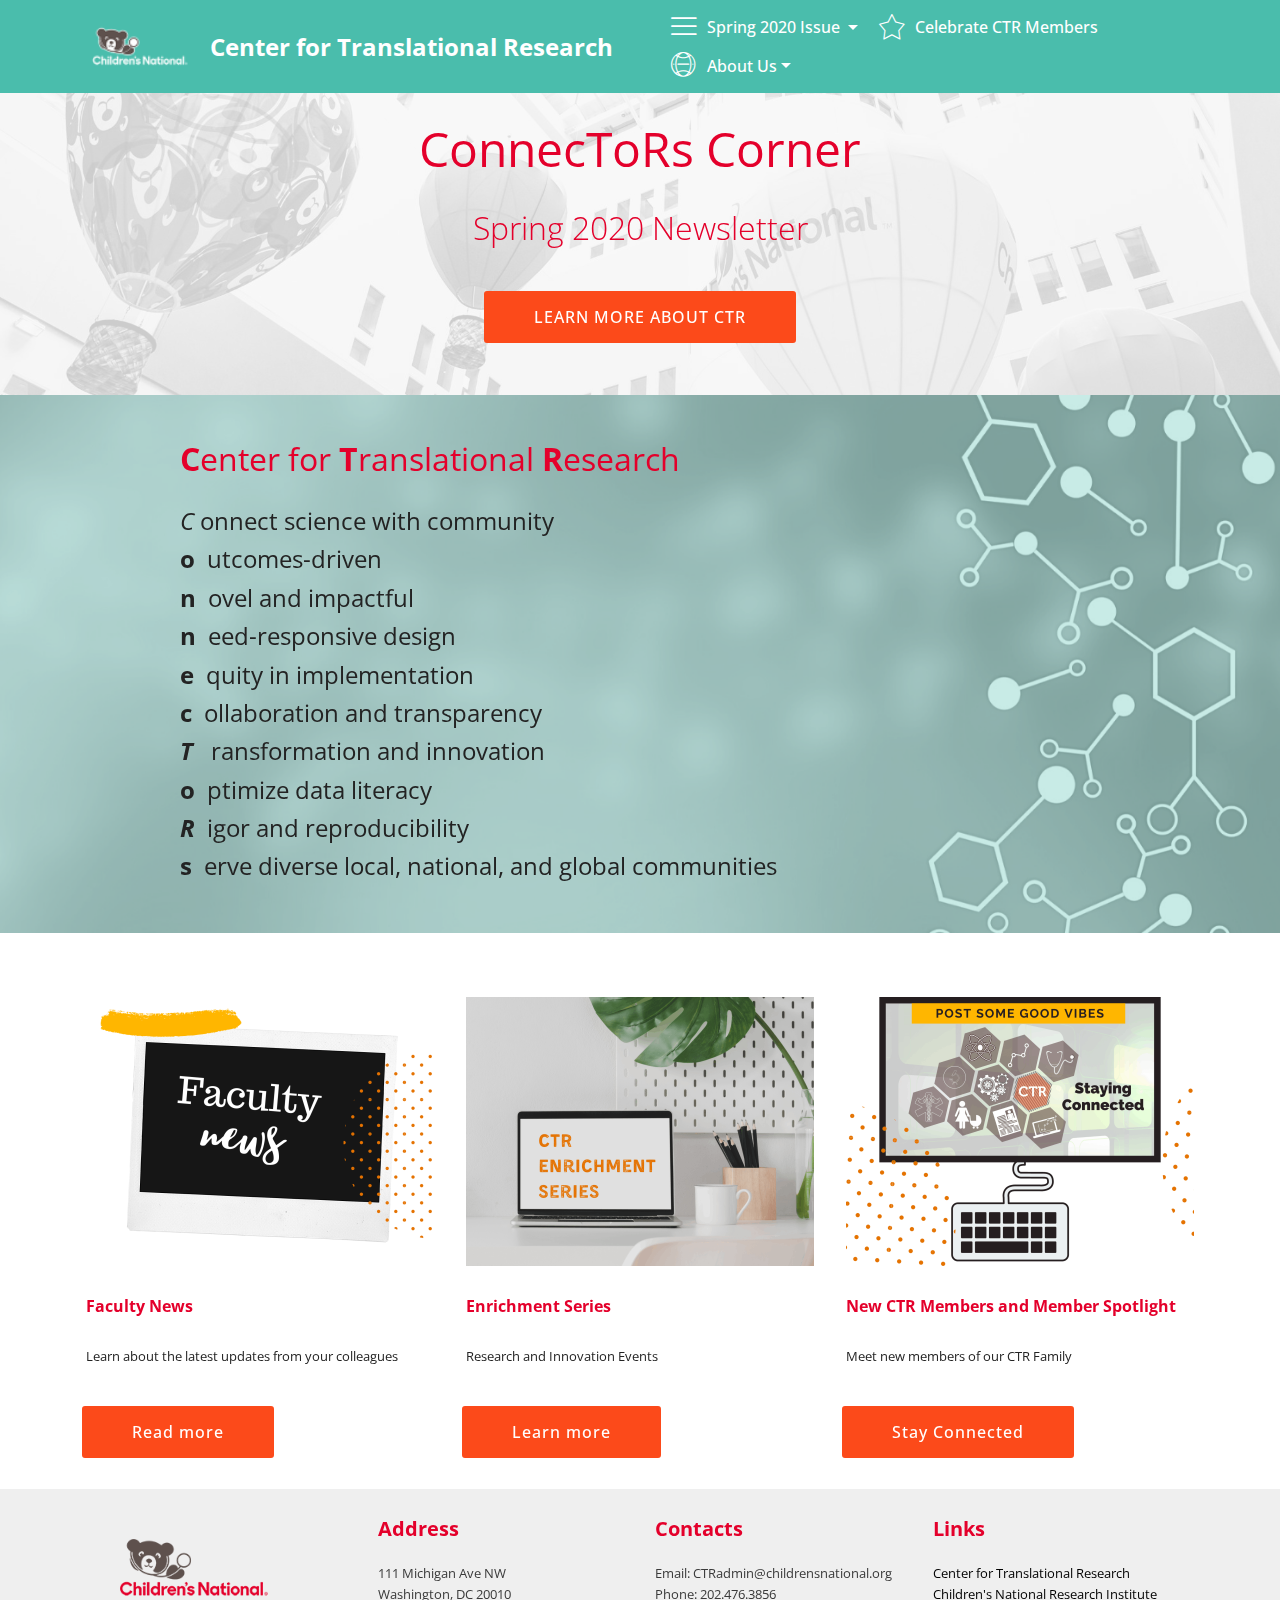
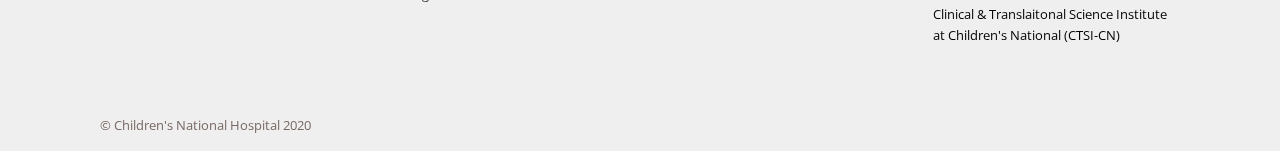
<file: index.html>
<!DOCTYPE html>
<html  >
<head>
  <!-- Site made with Mobirise Website Builder v4.11.2, https://mobirise.com -->
  <meta charset="UTF-8">
  <meta http-equiv="X-UA-Compatible" content="IE=edge">
  <meta name="generator" content="Mobirise v4.11.2, mobirise.com">
  <meta name="viewport" content="width=device-width, initial-scale=1, minimum-scale=1">
  <link rel="shortcut icon" href="assets/images/cn-pr-grad-3c-cmyk-sm-062017-128x85.png" type="image/x-icon">
  <meta name="description" content="">
  
  <title>Center for Translational Research</title>
  <link rel="stylesheet" href="assets/web/assets/mobirise-icons-bold/mobirise-icons-bold.css">
  <link rel="stylesheet" href="assets/web/assets/mobirise-icons/mobirise-icons.css">
  <link rel="stylesheet" href="assets/bootstrap/css/bootstrap.min.css">
  <link rel="stylesheet" href="assets/bootstrap/css/bootstrap-grid.min.css">
  <link rel="stylesheet" href="assets/bootstrap/css/bootstrap-reboot.min.css">
  <link rel="stylesheet" href="assets/tether/tether.min.css">
  <link rel="stylesheet" href="assets/socicon/css/styles.css">
  <link rel="stylesheet" href="assets/dropdown/css/style.css">
  <link rel="stylesheet" href="assets/theme/css/style.css">
  <link rel="preload" as="style" href="assets/mobirise/css/mbr-additional.css"><link rel="stylesheet" href="assets/mobirise/css/mbr-additional.css" type="text/css">
  
  
  
</head>
<body>
  <section class="menu cid-qTkzRZLJNu" once="menu" id="menu1-0">

    

    <nav class="navbar navbar-expand beta-menu navbar-dropdown align-items-center navbar-fixed-top navbar-toggleable-sm">
        <button class="navbar-toggler navbar-toggler-right" type="button" data-toggle="collapse" data-target="#navbarSupportedContent" aria-controls="navbarSupportedContent" aria-expanded="false" aria-label="Toggle navigation">
            <div class="hamburger">
                <span></span>
                <span></span>
                <span></span>
                <span></span>
            </div>
        </button>
        <div class="menu-logo">
            <div class="navbar-brand">
                <span class="navbar-logo">
                    <a href="https://childrensnational.org">
                         <img src="assets/images/cn-master-ol-whttxt-rgb-hires-sm-98x51.png" alt="Mobirise" title="" style="height: 3.8rem;">
                    </a>
                </span>
                <span class="navbar-caption-wrap"><a class="navbar-caption text-white display-5" href="https://childrensnational.org/research-and-education/center-for-translational-research" target="_blank">
                        Center for Translational Research</a></span>
            </div>
        </div>
        <div class="collapse navbar-collapse" id="navbarSupportedContent">
            <ul class="navbar-nav nav-dropdown nav-right" data-app-modern-menu="true"><li class="nav-item dropdown open">
                    <a class="nav-link link dropdown-toggle text-white display-4" href="https://childrensnational.org/research-and-education/center-for-translational-research" data-toggle="dropdown-submenu" aria-expanded="true" target="_blank"><span class="mbrib-menu mbr-iconfont mbr-iconfont-btn"></span>Spring 2020 Issue&nbsp;</a><div class="dropdown-menu"><a class="dropdown-item text-white display-4" href="index.html" target="_blank">Homepage<br></a><a class="dropdown-item text-white display-4" href="FacultyNews.html" target="_blank">Faculty News<br></a><a class="dropdown-item text-white display-4" href="AroundResearch.html" target="_blank">Around Research</a><a class="dropdown-item text-white display-4" href="NewCTRMembers.html" aria-expanded="false" target="_blank">CTR Members</a><a class="dropdown-item text-white display-4" href="ResearchResources.html" target="_blank">Research Resources<br></a><div class="dropdown"><a class="dropdown-item dropdown-toggle text-white display-4" href="https://childrensnational.org/research-and-education/center-for-translational-research" aria-expanded="false" target="_blank" data-toggle="dropdown-submenu">Archived Newsletters<br></a><div class="dropdown-menu dropdown-submenu"><a class="dropdown-item text-white display-4" href="assets/files/CTR_Connectors Corner_Spring 2019.pdf" aria-expanded="false" target="_blank">Spring 2019</a><a class="dropdown-item text-white display-4" href="assets/files/CTR_CC_Summer.2019.pdf" aria-expanded="false" target="_blank">Summer 2019<br></a><a class="dropdown-item text-white display-4" href="https://ctrinfo.github.io/NewsletterF19/" aria-expanded="false" target="_blank">Fall 2019<br></a><a class="dropdown-item text-white display-4" href="https://ctrinfo.github.io/NewsletterWinter2020/index.html" aria-expanded="false" target="_blank">Winter 2020<br></a></div></div></div>
                </li><li class="nav-item"><a class="nav-link link text-white display-4" href="CTRform.html" aria-expanded="false" target="_blank"><span class="mbri-star mbr-iconfont mbr-iconfont-btn"></span>Celebrate CTR Members</a></li><li class="nav-item dropdown">
                     <a class="nav-link link dropdown-toggle text-white display-4" href="https://childrensnational.org/research-and-education/center-for-translational-research" data-toggle="dropdown-submenu" aria-expanded="false"><span class="mbri-globe-2 mbr-iconfont mbr-iconfont-btn"></span>
                        
                        About Us</a><div class="dropdown-menu"><a class="dropdown-item text-white display-4" href="CTRLeadership.html" target="_blank">CTR Leadership</a><a class="dropdown-item text-white display-4" href="https://childrensnational.org/research-and-education/center-for-translational-research" target="_blank">CTR</a></div>
                </li></ul>
            
        </div>
    </nav>
</section>

<section class="engine"><a href="https://mobirise.info/t">free amp template</a></section><section class="cid-qTkA127IK8 mbr-parallax-background" id="header2-1">

    

    <div class="mbr-overlay" style="opacity: 0.8; background-color: rgb(255, 255, 255);"></div>

    <div class="container align-center">
        <div class="row justify-content-md-center">
            <div class="mbr-white col-md-10">
                <h1 class="mbr-section-title mbr-bold pb-3 mbr-fonts-style display-1"><span style="font-weight: normal;">ConnecToRs Corner</span></h1>
                
                <p class="mbr-text pb-3 mbr-fonts-style display-2">
                    Spring 2020 Newsletter<br></p>
                <div class="mbr-section-btn"><a class="btn btn-md btn-success display-4" href="https://childrensnational.org/research-and-education/center-for-translational-research" target="_blank">LEARN MORE ABOUT CTR</a></div>
            </div>
        </div>
    </div>
    
</section>

<section class="header1 cid-rIhiPmWmuo" id="header1-54">

    

    <div class="mbr-overlay" style="opacity: 0.3; background-color: rgb(74, 189, 172);">
    </div>

    <div class="container">
        <div class="row justify-content-md-center">
            <div class="mbr-white col-md-10">
                <h1 class="mbr-section-title align-center mbr-bold pb-3 mbr-fonts-style display-2">
                    C<span style="font-weight: normal;">enter for</span> T<span style="font-weight: normal;">ranslational </span>R<span style="font-weight: normal;">esearch</span></h1>
                
                <p class="mbr-text align-center pb-3 mbr-fonts-style display-5"><em>C </em>onnect science with community
<br><strong>o</strong> &nbsp;utcomes-driven&nbsp;<br><strong>n &nbsp;</strong>ovel and impactful
<br><strong>n</strong> &nbsp;eed-responsive design<br><strong>e &nbsp;</strong>quity in implementation
<br><strong>c &nbsp;</strong>ollaboration and transparency
<br><em><strong>T &nbsp;&nbsp;</strong></em>ransformation and innovation
<br><strong>o &nbsp;</strong>ptimize data literacy
<br><em><strong>R &nbsp;</strong></em>igor and reproducibility
<br><strong>s &nbsp;</strong>erve diverse local, national, and global communities</p>
                
            </div>
        </div>
    </div>

</section>

<section class="services1 cid-rYeChoxXxm" id="services1-6z">
    <!---->
    
    <!---->
    <!--Overlay-->
    
    <!--Container-->
    <div class="container">
        <div class="row justify-content-center">
            <!--Titles-->
            <div class="title pb-5 col-12">
                
                
            </div>
            <!--Card-1-->
            <div class="card col-12 col-md-6 p-3 col-lg-4">
                <div class="card-wrapper">
                    <div class="card-img">
                        <img src="assets/images/9-696x538.png" alt="Mobirise" title="">
                    </div>
                    <div class="card-box">
                        <h4 class="card-title mbr-fonts-style display-4"><strong>
                            Faculty News</strong></h4>
                        <p class="mbr-text mbr-fonts-style display-7">Learn about the latest updates from your colleagues</p>
                        <!--Btn-->
                        <div class="mbr-section-btn align-left"><a href="FacultyNews.html" class="btn btn-success display-4">Read more</a></div>
                    </div>
                </div>
            </div>
            <!--Card-2-->
            <div class="card col-12 col-md-6 p-3 col-lg-4">
                <div class="card-wrapper">
                    <div class="card-img">
                        <img src="assets/images/ctr-1-696x538.png" alt="Mobirise" title="">
                    </div>
                    <div class="card-box">
                        <h4 class="card-title mbr-fonts-style display-4"><strong>Enrichment Series</strong></h4>
                        <p class="mbr-text mbr-fonts-style display-7">
                            Research and Innovation Events</p>
                        <!--Btn-->
                        <div class="mbr-section-btn align-left"><a href="AroundResearch.html" class="btn btn-success display-4">Learn more</a></div>
                    </div>
                </div>
            </div>
            <!--Card-3-->
            <div class="card col-12 col-md-6 p-3 col-lg-4 last-child">
                <div class="card-wrapper">
                    <div class="card-img">
                        <img src="assets/images/12-696x538.png" alt="Mobirise" title="">
                    </div>
                    <div class="card-box">
                        <h4 class="card-title mbr-fonts-style display-4"><strong>New CTR Members and Member Spotlight</strong></h4>
                        <p class="mbr-text mbr-fonts-style display-7">
                            Meet new members of our CTR Family</p>
                        <!--Btn-->
                        <div class="mbr-section-btn align-left"><a href="NewCTRMembers.html" class="btn btn-success display-4">
                                Stay Connected</a></div>
                    </div>
                </div>
            </div>
            <!--Card-4-->
            
        </div>
    </div>
</section>

<section class="cid-qTkAaeaxX5" id="footer1-2">

    

    

    <div class="container">
        <div class="media-container-row content text-white">
            <div class="col-12 col-md-3">
                <div class="media-wrap">
                    <a href="https://childrensnational.org/">
                        <img src="assets/images/cn-master-rgb-hires-sm-229x120.png" alt="Mobirise" title="">
                    </a>
                </div>
            </div>
            <div class="col-12 col-md-3 mbr-fonts-style display-7">
                <h5 class="pb-3"><strong>
                    Address
                </strong></h5>
                <p class="mbr-text">111 Michigan Ave NW<br>Washington, DC 20010</p>
            </div>
            <div class="col-12 col-md-3 mbr-fonts-style display-7">
                <h5 class="pb-3"><strong>
                    Contacts
                </strong></h5>
                <p class="mbr-text">
                    Email: CTRadmin@childrensnational.org<br>Phone: 202.476.3856&nbsp;<br></p>
            </div>
            <div class="col-12 col-md-3 mbr-fonts-style display-7">
                <h5 class="pb-3"><strong>
                    Links
                </strong></h5>
                <p class="mbr-text"><a href="https://childrensnational.org/research-and-education/center-for-translational-research" target="_blank" class="text-black">Center for Translational Research</a><br><a href="https://childrensnational.org/research-and-education/about-cri" class="text-black" target="_blank">Children's National Research Institute</a><br><a href="https://ctsicn.org/" class="text-black">Clinical &amp; Translaitonal Science Institute at Children's National (CTSI-CN)</a><br><br></p>
            </div>
        </div>
        <div class="footer-lower">
            <div class="media-container-row">
                <div class="col-sm-12">
                    <hr>
                </div>
            </div>
            <div class="media-container-row mbr-white">
                <div class="col-sm-6 copyright">
                    <p class="mbr-text mbr-fonts-style display-7">
                        © Children's National Hospital 2020<br></p>
                </div>
                <div class="col-md-6">
                    
                </div>
            </div>
        </div>
    </div>
</section>


  <script src="assets/web/assets/jquery/jquery.min.js"></script>
  <script src="assets/popper/popper.min.js"></script>
  <script src="assets/bootstrap/js/bootstrap.min.js"></script>
  <script src="assets/smoothscroll/smooth-scroll.js"></script>
  <script src="assets/tether/tether.min.js"></script>
  <script src="assets/touchswipe/jquery.touch-swipe.min.js"></script>
  <script src="assets/parallax/jarallax.min.js"></script>
  <script src="assets/dropdown/js/nav-dropdown.js"></script>
  <script src="assets/dropdown/js/navbar-dropdown.js"></script>
  <script src="assets/theme/js/script.js"></script>
  
  
 <div id="scrollToTop" class="scrollToTop mbr-arrow-up"><a style="text-align: center;"><i class="mbr-arrow-up-icon mbr-arrow-up-icon-cm cm-icon cm-icon-smallarrow-up"></i></a></div>
  </body>
</html>
</file>
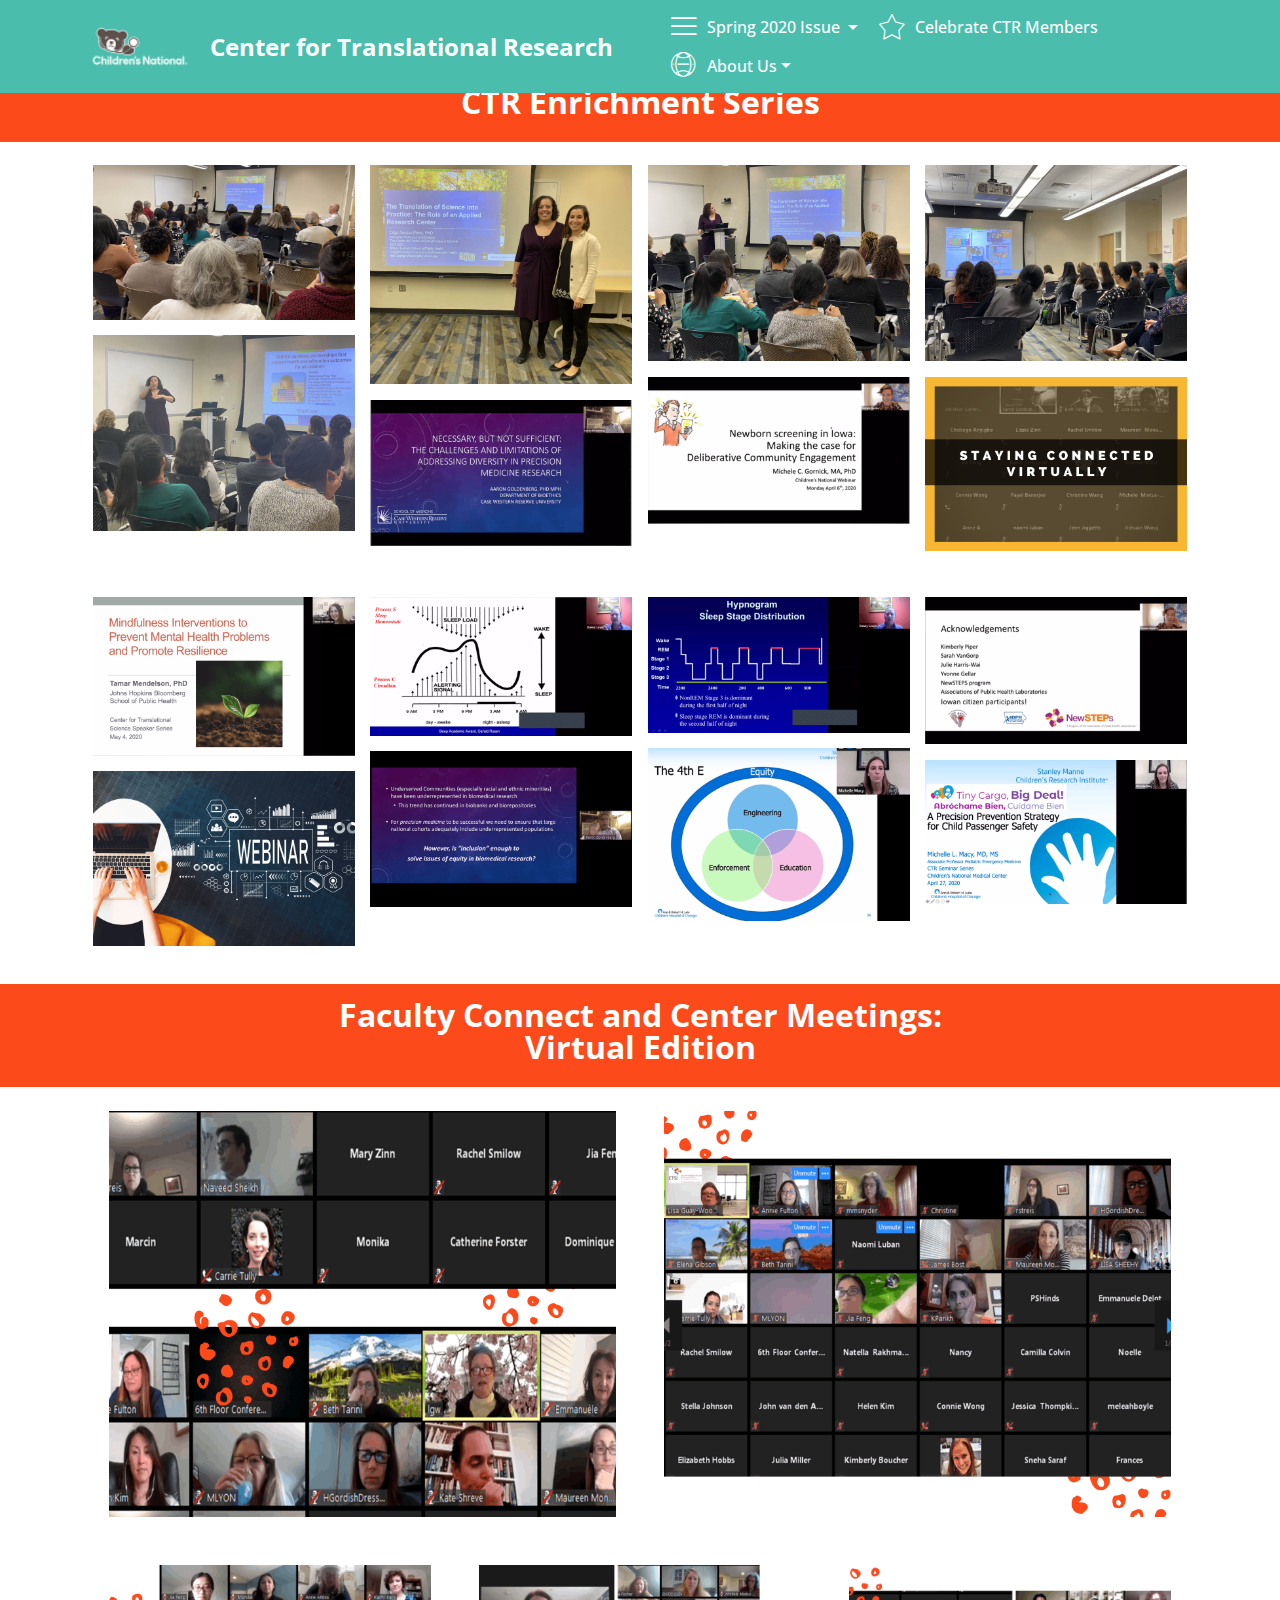
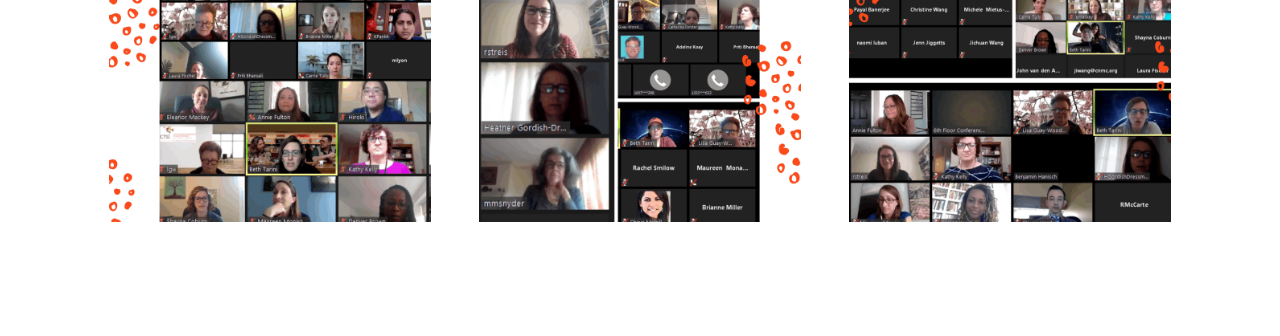
<file: AroundResearch.html>
<!DOCTYPE html>
<html  >
<head>
  <!-- Site made with Mobirise Website Builder v4.11.2, https://mobirise.com -->
  <meta charset="UTF-8">
  <meta http-equiv="X-UA-Compatible" content="IE=edge">
  <meta name="generator" content="Mobirise v4.11.2, mobirise.com">
  <meta name="viewport" content="width=device-width, initial-scale=1, minimum-scale=1">
  <link rel="shortcut icon" href="assets/images/cn-pr-grad-3c-cmyk-sm-062017-128x85.png" type="image/x-icon">
  <meta name="description" content="Web Page Maker Description">
  
  <title>AroundResearch</title>
  <link rel="stylesheet" href="assets/web/assets/mobirise-icons-bold/mobirise-icons-bold.css">
  <link rel="stylesheet" href="assets/web/assets/mobirise-icons/mobirise-icons.css">
  <link rel="stylesheet" href="assets/bootstrap/css/bootstrap.min.css">
  <link rel="stylesheet" href="assets/bootstrap/css/bootstrap-grid.min.css">
  <link rel="stylesheet" href="assets/bootstrap/css/bootstrap-reboot.min.css">
  <link rel="stylesheet" href="assets/dropdown/css/style.css">
  <link rel="stylesheet" href="assets/tether/tether.min.css">
  <link rel="stylesheet" href="assets/theme/css/style.css">
  <link rel="stylesheet" href="assets/gallery/style.css">
  <link rel="preload" as="style" href="assets/mobirise/css/mbr-additional.css"><link rel="stylesheet" href="assets/mobirise/css/mbr-additional.css" type="text/css">
  
  
  
</head>
<body>
  <section class="menu cid-qTkzRZLJNu" once="menu" id="menu1-1d">

    

    <nav class="navbar navbar-expand beta-menu navbar-dropdown align-items-center navbar-fixed-top navbar-toggleable-sm">
        <button class="navbar-toggler navbar-toggler-right" type="button" data-toggle="collapse" data-target="#navbarSupportedContent" aria-controls="navbarSupportedContent" aria-expanded="false" aria-label="Toggle navigation">
            <div class="hamburger">
                <span></span>
                <span></span>
                <span></span>
                <span></span>
            </div>
        </button>
        <div class="menu-logo">
            <div class="navbar-brand">
                <span class="navbar-logo">
                    <a href="https://childrensnational.org">
                         <img src="assets/images/cn-master-ol-whttxt-rgb-hires-sm-98x51.png" alt="Mobirise" title="" style="height: 3.8rem;">
                    </a>
                </span>
                <span class="navbar-caption-wrap"><a class="navbar-caption text-white display-5" href="https://childrensnational.org/research-and-education/center-for-translational-research" target="_blank">
                        Center for Translational Research</a></span>
            </div>
        </div>
        <div class="collapse navbar-collapse" id="navbarSupportedContent">
            <ul class="navbar-nav nav-dropdown nav-right" data-app-modern-menu="true"><li class="nav-item dropdown">
                    <a class="nav-link link dropdown-toggle text-white display-4" href="https://childrensnational.org/research-and-education/center-for-translational-research" data-toggle="dropdown-submenu" aria-expanded="true" target="_blank"><span class="mbrib-menu mbr-iconfont mbr-iconfont-btn"></span>Spring 2020 Issue&nbsp;</a><div class="dropdown-menu"><a class="dropdown-item text-white display-4" href="index.html" target="_blank">Homepage<br></a><a class="dropdown-item text-white display-4" href="FacultyNews.html" target="_blank">Faculty News<br></a><a class="dropdown-item text-white display-4" href="AroundResearch.html" target="_blank">Around Research</a><a class="dropdown-item text-white display-4" href="NewCTRMembers.html" aria-expanded="false" target="_blank">CTR Members</a><a class="dropdown-item text-white display-4" href="ResearchResources.html" target="_blank">Research Resources<br></a><div class="dropdown"><a class="dropdown-item dropdown-toggle text-white display-4" href="https://childrensnational.org/research-and-education/center-for-translational-research" aria-expanded="false" target="_blank" data-toggle="dropdown-submenu">Archived Newsletters<br></a><div class="dropdown-menu dropdown-submenu"><a class="dropdown-item text-white display-4" href="assets/files/CTR_Connectors Corner_Spring 2019.pdf" aria-expanded="false" target="_blank">Spring 2019</a><a class="dropdown-item text-white display-4" href="assets/files/CTR_CC_Summer.2019.pdf" aria-expanded="false" target="_blank">Summer 2019<br></a><a class="dropdown-item text-white display-4" href="https://ctrinfo.github.io/NewsletterF19/" aria-expanded="false" target="_blank">Fall 2019<br></a><a class="dropdown-item text-white display-4" href="https://ctrinfo.github.io/NewsletterWinter2020/index.html" aria-expanded="false" target="_blank">Winter 2020<br></a></div></div></div>
                </li><li class="nav-item"><a class="nav-link link text-white display-4" href="CTRform.html" aria-expanded="false" target="_blank"><span class="mbri-star mbr-iconfont mbr-iconfont-btn"></span>Celebrate CTR Members</a></li><li class="nav-item dropdown">
                     <a class="nav-link link dropdown-toggle text-white display-4" href="https://childrensnational.org/research-and-education/center-for-translational-research" data-toggle="dropdown-submenu" aria-expanded="false"><span class="mbri-globe-2 mbr-iconfont mbr-iconfont-btn"></span>
                        
                        About Us</a><div class="dropdown-menu"><a class="dropdown-item text-white display-4" href="CTRLeadership.html" target="_blank">CTR Leadership</a><a class="dropdown-item text-white display-4" href="https://childrensnational.org/research-and-education/center-for-translational-research" target="_blank">CTR</a></div>
                </li></ul>
            
        </div>
    </nav>
</section>

<section class="engine"><a href="https://mobirise.info/t">amp templates</a></section><section class="mbr-section content4 cid-rDyaG03WOK" id="content4-30">

    

    <div class="container">
        <div class="media-container-row">
            <div class="title col-12 col-md-8">
                <h2 class="align-center pb-3 mbr-fonts-style display-2">
                    Enrichment Lecture Series</h2>
                
                
            </div>
        </div>
    </div>
</section>

<section class="mbr-section content4 cid-rCr3aJLLW8" id="content4-1v">

    

    <div class="container">
        <div class="media-container-row">
            <div class="title col-12 col-md-8">
                <h2 class="align-center pb-3 mbr-fonts-style display-2"><strong>
                    CTR Enrichment Series</strong></h2>
                
                
            </div>
        </div>
    </div>
</section>

<section class="mbr-gallery mbr-slider-carousel cid-rZrrxYL4pC" id="gallery1-76">

    

    <div class="container">
        <div><!-- Filter --><!-- Gallery --><div class="mbr-gallery-row"><div class="mbr-gallery-layout-default"><div><div><div class="mbr-gallery-item mbr-gallery-item--p1" data-video-url="false" data-tags="Awesome"><div href="#lb-gallery1-76" data-slide-to="0" data-toggle="modal"><img src="assets/images/price-2-2000x1500-800x473.jpeg" alt="" title=""><span class="icon-focus"></span></div></div><div class="mbr-gallery-item mbr-gallery-item--p1" data-video-url="false" data-tags="Responsive"><div href="#lb-gallery1-76" data-slide-to="1" data-toggle="modal"><img src="assets/images/price-3-2000x1500-800x671.jpeg" alt="" title=""><span class="icon-focus"></span></div></div><div class="mbr-gallery-item mbr-gallery-item--p1" data-video-url="false" data-tags="Creative"><div href="#lb-gallery1-76" data-slide-to="2" data-toggle="modal"><img src="assets/images/price-3-2000x1500-800x600.jpg" alt="" title=""><span class="icon-focus"></span></div></div><div class="mbr-gallery-item mbr-gallery-item--p1" data-video-url="false" data-tags="Animated"><div href="#lb-gallery1-76" data-slide-to="3" data-toggle="modal"><img src="assets/images/price-4-2000x1500-800x600.jpg" alt="" title=""><span class="icon-focus"></span></div></div><div class="mbr-gallery-item mbr-gallery-item--p1" data-video-url="false" data-tags="Awesome"><div href="#lb-gallery1-76" data-slide-to="4" data-toggle="modal"><img src="assets/images/price-5-2000x1500-800x600.jpg" alt="" title=""><span class="icon-focus"></span></div></div><div class="mbr-gallery-item mbr-gallery-item--p1" data-video-url="false" data-tags="Awesome"><div href="#lb-gallery1-76" data-slide-to="5" data-toggle="modal"><img src="assets/images/gornick-1-1078x606-800x450.png" alt="" title=""><span class="icon-focus"></span></div></div><div class="mbr-gallery-item mbr-gallery-item--p1" data-video-url="false" data-tags="Responsive"><div href="#lb-gallery1-76" data-slide-to="6" data-toggle="modal"><img src="assets/images/zoom1a-1800x1200-800x533.png" alt="" title=""><span class="icon-focus"></span></div></div><div class="mbr-gallery-item mbr-gallery-item--p1" data-video-url="false" data-tags="Animated"><div href="#lb-gallery1-76" data-slide-to="7" data-toggle="modal"><img src="assets/images/goldenberg-1-1083x605-800x447.png" alt="" title=""><span class="icon-focus"></span></div></div></div></div><div class="clearfix"></div></div></div><!-- Lightbox --><div data-app-prevent-settings="" class="mbr-slider modal fade carousel slide" tabindex="-1" data-keyboard="true" data-interval="false" id="lb-gallery1-76"><div class="modal-dialog"><div class="modal-content"><div class="modal-body"><div class="carousel-inner"><div class="carousel-item active"><img src="assets/images/price-2-2000x1500.jpeg" alt="" title=""></div><div class="carousel-item"><img src="assets/images/price-3-2000x1500.jpeg" alt="" title=""></div><div class="carousel-item"><img src="assets/images/price-3-2000x1500.jpg" alt="" title=""></div><div class="carousel-item"><img src="assets/images/price-4-2000x1500.jpg" alt="" title=""></div><div class="carousel-item"><img src="assets/images/price-5-2000x1500.jpg" alt="" title=""></div><div class="carousel-item"><img src="assets/images/gornick-1-1078x606.png" alt="" title=""></div><div class="carousel-item"><img src="assets/images/zoom1a-1800x1200.png" alt="" title=""></div><div class="carousel-item"><img src="assets/images/goldenberg-1-1083x605.png" alt="" title=""></div></div><a class="carousel-control carousel-control-prev" role="button" data-slide="prev" href="#lb-gallery1-76"><span class="mbri-left mbr-iconfont" aria-hidden="true"></span><span class="sr-only">Previous</span></a><a class="carousel-control carousel-control-next" role="button" data-slide="next" href="#lb-gallery1-76"><span class="mbri-right mbr-iconfont" aria-hidden="true"></span><span class="sr-only">Next</span></a><a class="close" href="#" role="button" data-dismiss="modal"><span class="sr-only">Close</span></a></div></div></div></div></div>
    </div>

</section>

<section class="mbr-gallery mbr-slider-carousel cid-rZss27IKyR" id="gallery1-77">

    

    <div class="container">
        <div><!-- Filter --><!-- Gallery --><div class="mbr-gallery-row"><div class="mbr-gallery-layout-default"><div><div><div class="mbr-gallery-item mbr-gallery-item--p1" data-video-url="false" data-tags="Awesome"><div href="#lb-gallery1-77" data-slide-to="0" data-toggle="modal"><img src="assets/images/mendelson-1-996x604-800x485.png" alt="" title=""><span class="icon-focus"></span></div></div><div class="mbr-gallery-item mbr-gallery-item--p1" data-video-url="false" data-tags="Responsive"><div href="#lb-gallery1-77" data-slide-to="1" data-toggle="modal"><img src="assets/images/lewin-2-1131x599-800x424.png" alt="" title=""><span class="icon-focus"></span></div></div><div class="mbr-gallery-item mbr-gallery-item--p1" data-video-url="false" data-tags="Creative"><div href="#lb-gallery1-77" data-slide-to="2" data-toggle="modal"><img src="assets/images/lewin-1-1147x597-800x416.png" alt="" title=""><span class="icon-focus"></span></div></div><div class="mbr-gallery-item mbr-gallery-item--p1" data-video-url="false" data-tags="Animated"><div href="#lb-gallery1-77" data-slide-to="3" data-toggle="modal"><img src="assets/images/gornick-2-1073x603-800x450.png" alt="" title=""><span class="icon-focus"></span></div></div><div class="mbr-gallery-item mbr-gallery-item--p1" data-video-url="false" data-tags="Awesome"><div href="#lb-gallery1-77" data-slide-to="4" data-toggle="modal"><img src="assets/images/macy-2-885x585-800x529.png" alt="" title=""><span class="icon-focus"></span></div></div><div class="mbr-gallery-item mbr-gallery-item--p1" data-video-url="false" data-tags="Awesome"><div href="#lb-gallery1-77" data-slide-to="5" data-toggle="modal"><img src="assets/images/goldenberg-2-980x582-800x475.png" alt="" title=""><span class="icon-focus"></span></div></div><div class="mbr-gallery-item mbr-gallery-item--p1" data-video-url="false" data-tags="Responsive"><div href="#lb-gallery1-77" data-slide-to="6" data-toggle="modal"><img src="assets/images/macy-1-1102x604-800x438.png" alt="" title=""><span class="icon-focus"></span></div></div><div class="mbr-gallery-item mbr-gallery-item--p1" data-video-url="false" data-tags="Animated"><div href="#lb-gallery1-77" data-slide-to="7" data-toggle="modal"><img src="assets/images/zoom2-1800x1200-800x533.png" alt="" title=""><span class="icon-focus"></span></div></div></div></div><div class="clearfix"></div></div></div><!-- Lightbox --><div data-app-prevent-settings="" class="mbr-slider modal fade carousel slide" tabindex="-1" data-keyboard="true" data-interval="false" id="lb-gallery1-77"><div class="modal-dialog"><div class="modal-content"><div class="modal-body"><div class="carousel-inner"><div class="carousel-item"><img src="assets/images/mendelson-1-996x604.png" alt="" title=""></div><div class="carousel-item"><img src="assets/images/lewin-2-1131x599.png" alt="" title=""></div><div class="carousel-item"><img src="assets/images/lewin-1-1147x597.png" alt="" title=""></div><div class="carousel-item"><img src="assets/images/gornick-2-1073x603.png" alt="" title=""></div><div class="carousel-item"><img src="assets/images/macy-2-885x585.png" alt="" title=""></div><div class="carousel-item"><img src="assets/images/goldenberg-2-980x582.png" alt="" title=""></div><div class="carousel-item active"><img src="assets/images/macy-1-1102x604.png" alt="" title=""></div><div class="carousel-item"><img src="assets/images/zoom2-1800x1200.png" alt="" title=""></div></div><a class="carousel-control carousel-control-prev" role="button" data-slide="prev" href="#lb-gallery1-77"><span class="mbri-left mbr-iconfont" aria-hidden="true"></span><span class="sr-only">Previous</span></a><a class="carousel-control carousel-control-next" role="button" data-slide="next" href="#lb-gallery1-77"><span class="mbri-right mbr-iconfont" aria-hidden="true"></span><span class="sr-only">Next</span></a><a class="close" href="#" role="button" data-dismiss="modal"><span class="sr-only">Close</span></a></div></div></div></div></div>
    </div>

</section>

<section class="mbr-section content4 cid-rZsGF5FMaV" id="content4-78">

    

    <div class="container">
        <div class="media-container-row">
            <div class="title col-12 col-md-8">
                <h2 class="align-center pb-3 mbr-fonts-style display-2"><strong>
                    Faculty Connect and Center Meetings: <br>Virtual Edition</strong></h2>
                
                
            </div>
        </div>
    </div>
</section>

<section class="mbr-gallery mbr-slider-carousel cid-rZt6YKc1bm" id="gallery4-7e">

    

    <div class="container">
        <div><!-- Gallery --><div class="gallery-row"><div class="mbr-gallery-layout-default"><div><div class="row-first row justify-content-center m-0"><div class="mbr-gallery-item col-lg-6 col-md-6 col-sm-12 p-4" data-video-url="false"><div href="#lb-gallery4-7e" data-slide-to="0" data-toggle="modal"><img src="assets/images/4-2000x1600-800x640.png" alt="" title=""><span class="icon-focus"></span></div></div><div class="mbr-gallery-item col-lg-6 col-md-6 col-sm-12 p-4" data-video-url="false"><div href="#lb-gallery4-7e" data-slide-to="1" data-toggle="modal"><img src="assets/images/5-2000x1600-800x640.png" alt="" title=""><span class="icon-focus"></span></div></div></div><div class="row-second row justify-content-center m-0"><div class="mbr-gallery-item col-lg-4 col-md-4 col-sm-12 p-4" data-video-url="false"><div href="#lb-gallery4-7e" data-slide-to="2" data-toggle="modal"><img src="assets/images/1-2000x1600-800x640.png" alt="" title=""><span class="icon-focus"></span></div></div><div class="mbr-gallery-item col-lg-4 col-md-4 col-sm-12 p-4" data-video-url="false"><div href="#lb-gallery4-7e" data-slide-to="3" data-toggle="modal"><img src="assets/images/2-2000x1600-800x640.png" alt="" title=""><span class="icon-focus"></span></div></div><div class="mbr-gallery-item col-lg-4 col-md-4 col-sm-12 p-4" data-video-url="false"><div href="#lb-gallery4-7e" data-slide-to="4" data-toggle="modal"><img src="assets/images/3-2000x1600-800x640.png" alt="" title=""><span class="icon-focus"></span></div></div></div></div><div class="clearfix"></div></div></div><!-- Lightbox --><div data-app-prevent-settings="" class="mbr-slider modal fade carousel slide" tabindex="-1" data-keyboard="true" data-interval="false" id="lb-gallery4-7e"><div class="modal-dialog"><div class="modal-content"><div class="modal-body"><div class="carousel-inner"><div class="carousel-item"><img src="assets/images/4-2000x1600.png" alt="" title=""></div><div class="carousel-item"><img src="assets/images/5-2000x1600.png" alt="" title=""></div><div class="carousel-item"><img src="assets/images/1-2000x1600.png" alt="" title=""></div><div class="carousel-item"><img src="assets/images/2-2000x1600.png" alt="" title=""></div><div class="carousel-item active"><img src="assets/images/3-2000x1600.png" alt="" title=""></div></div><a class="carousel-control carousel-control-prev" role="button" data-slide="prev" href="#lb-gallery4-7e"><span class="mbri-left mbr-iconfont" aria-hidden="true"></span><span class="sr-only">Previous</span></a><a class="carousel-control carousel-control-next" role="button" data-slide="next" href="#lb-gallery4-7e"><span class="mbri-right mbr-iconfont" aria-hidden="true"></span><span class="sr-only">Next</span></a><a class="close" href="#" role="button" data-dismiss="modal"><span class="sr-only">Close</span></a></div></div></div></div></div>
    </div>

</section>


  <script src="assets/popper/popper.min.js"></script>
  <script src="assets/web/assets/jquery/jquery.min.js"></script>
  <script src="assets/bootstrap/js/bootstrap.min.js"></script>
  <script src="assets/bootstrapcarouselswipe/bootstrap-carousel-swipe.js"></script>
  <script src="assets/dropdown/js/nav-dropdown.js"></script>
  <script src="assets/dropdown/js/navbar-dropdown.js"></script>
  <script src="assets/touchswipe/jquery.touch-swipe.min.js"></script>
  <script src="assets/masonry/masonry.pkgd.min.js"></script>
  <script src="assets/imagesloaded/imagesloaded.pkgd.min.js"></script>
  <script src="assets/smoothscroll/smooth-scroll.js"></script>
  <script src="assets/tether/tether.min.js"></script>
  <script src="assets/vimeoplayer/jquery.mb.vimeo_player.js"></script>
  <script src="assets/theme/js/script.js"></script>
  <script src="assets/slidervideo/script.js"></script>
  <script src="assets/gallery/player.min.js"></script>
  <script src="assets/gallery/script.js"></script>
  
  
 <div id="scrollToTop" class="scrollToTop mbr-arrow-up"><a style="text-align: center;"><i class="mbr-arrow-up-icon mbr-arrow-up-icon-cm cm-icon cm-icon-smallarrow-up"></i></a></div>
  </body>
</html>
</file>
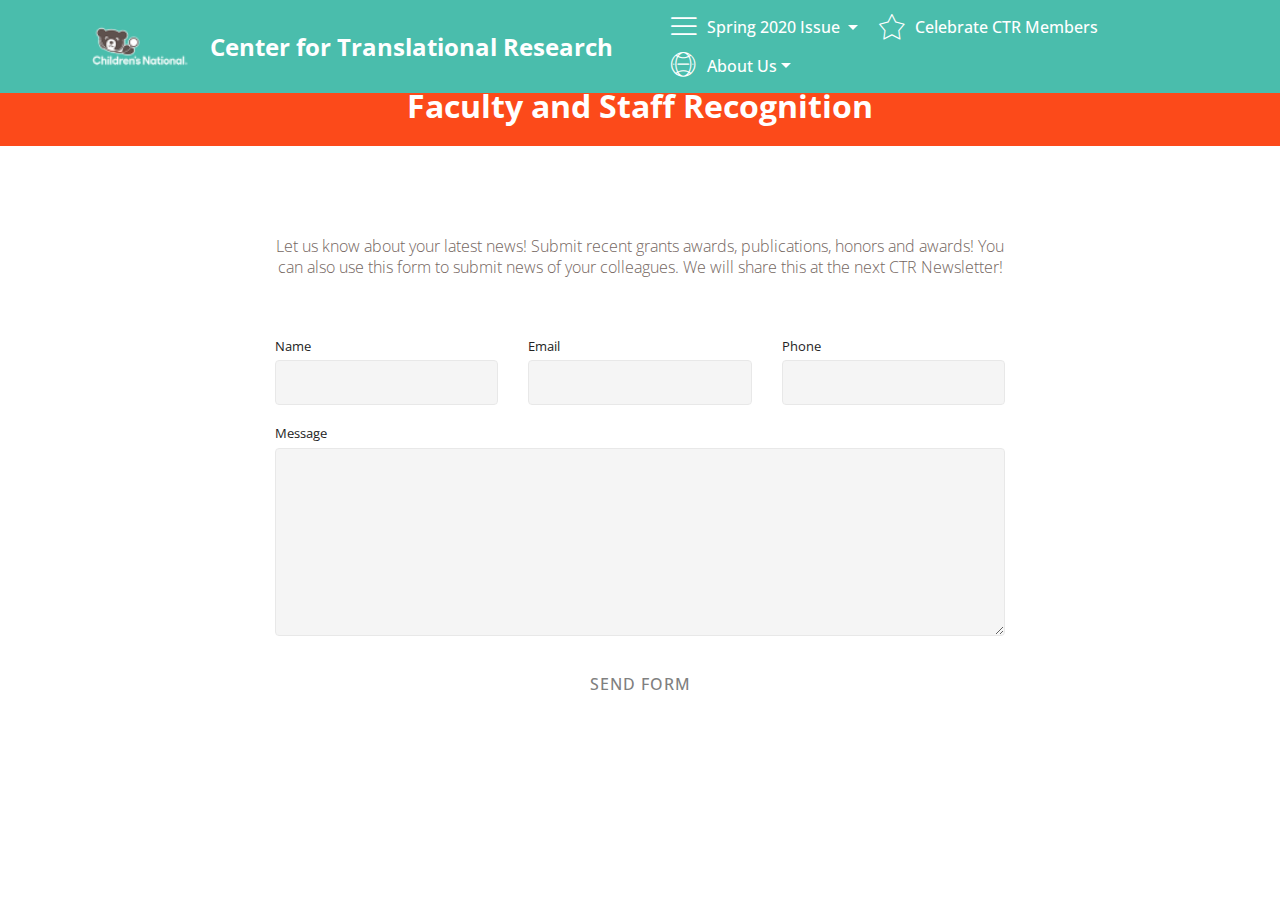
<file: CTRform.html>
<!DOCTYPE html>
<html  >
<head>
  <!-- Site made with Mobirise Website Builder v4.11.2, https://mobirise.com -->
  <meta charset="UTF-8">
  <meta http-equiv="X-UA-Compatible" content="IE=edge">
  <meta name="generator" content="Mobirise v4.11.2, mobirise.com">
  <meta name="viewport" content="width=device-width, initial-scale=1, minimum-scale=1">
  <link rel="shortcut icon" href="assets/images/cn-pr-grad-3c-cmyk-sm-062017-128x85.png" type="image/x-icon">
  <meta name="description" content="Web Page Maker Description">
  
  <title>CTR_AchievementForm</title>
  <link rel="stylesheet" href="assets/web/assets/mobirise-icons-bold/mobirise-icons-bold.css">
  <link rel="stylesheet" href="assets/web/assets/mobirise-icons/mobirise-icons.css">
  <link rel="stylesheet" href="assets/bootstrap/css/bootstrap.min.css">
  <link rel="stylesheet" href="assets/bootstrap/css/bootstrap-grid.min.css">
  <link rel="stylesheet" href="assets/bootstrap/css/bootstrap-reboot.min.css">
  <link rel="stylesheet" href="assets/tether/tether.min.css">
  <link rel="stylesheet" href="assets/dropdown/css/style.css">
  <link rel="stylesheet" href="assets/theme/css/style.css">
  <link rel="preload" as="style" href="assets/mobirise/css/mbr-additional.css"><link rel="stylesheet" href="assets/mobirise/css/mbr-additional.css" type="text/css">
  
  
  
</head>
<body>
  <section class="menu cid-qTkzRZLJNu" once="menu" id="menu1-1k">

    

    <nav class="navbar navbar-expand beta-menu navbar-dropdown align-items-center navbar-fixed-top navbar-toggleable-sm">
        <button class="navbar-toggler navbar-toggler-right" type="button" data-toggle="collapse" data-target="#navbarSupportedContent" aria-controls="navbarSupportedContent" aria-expanded="false" aria-label="Toggle navigation">
            <div class="hamburger">
                <span></span>
                <span></span>
                <span></span>
                <span></span>
            </div>
        </button>
        <div class="menu-logo">
            <div class="navbar-brand">
                <span class="navbar-logo">
                    <a href="https://childrensnational.org">
                         <img src="assets/images/cn-master-ol-whttxt-rgb-hires-sm-98x51.png" alt="Mobirise" title="" style="height: 3.8rem;">
                    </a>
                </span>
                <span class="navbar-caption-wrap"><a class="navbar-caption text-white display-5" href="https://childrensnational.org/research-and-education/center-for-translational-research" target="_blank">
                        Center for Translational Research</a></span>
            </div>
        </div>
        <div class="collapse navbar-collapse" id="navbarSupportedContent">
            <ul class="navbar-nav nav-dropdown nav-right" data-app-modern-menu="true"><li class="nav-item dropdown">
                    <a class="nav-link link dropdown-toggle text-white display-4" href="https://childrensnational.org/research-and-education/center-for-translational-research" data-toggle="dropdown-submenu" aria-expanded="true" target="_blank"><span class="mbrib-menu mbr-iconfont mbr-iconfont-btn"></span>Spring 2020 Issue&nbsp;</a><div class="dropdown-menu"><a class="dropdown-item text-white display-4" href="index.html" target="_blank">Homepage<br></a><a class="dropdown-item text-white display-4" href="FacultyNews.html" target="_blank">Faculty News<br></a><a class="dropdown-item text-white display-4" href="AroundResearch.html" target="_blank">Around Research</a><a class="dropdown-item text-white display-4" href="NewCTRMembers.html" aria-expanded="false" target="_blank">CTR Members</a><a class="dropdown-item text-white display-4" href="ResearchResources.html" target="_blank">Research Resources<br></a><div class="dropdown"><a class="dropdown-item dropdown-toggle text-white display-4" href="https://childrensnational.org/research-and-education/center-for-translational-research" aria-expanded="false" target="_blank" data-toggle="dropdown-submenu">Archived Newsletters<br></a><div class="dropdown-menu dropdown-submenu"><a class="dropdown-item text-white display-4" href="assets/files/CTR_Connectors Corner_Spring 2019.pdf" aria-expanded="false" target="_blank">Spring 2019</a><a class="dropdown-item text-white display-4" href="assets/files/CTR_CC_Summer.2019.pdf" aria-expanded="false" target="_blank">Summer 2019<br></a><a class="dropdown-item text-white display-4" href="https://ctrinfo.github.io/NewsletterF19/" aria-expanded="false" target="_blank">Fall 2019<br></a><a class="dropdown-item text-white display-4" href="https://ctrinfo.github.io/NewsletterWinter2020/index.html" aria-expanded="false" target="_blank">Winter 2020<br></a></div></div></div>
                </li><li class="nav-item"><a class="nav-link link text-white display-4" href="CTRform.html" aria-expanded="false" target="_blank"><span class="mbri-star mbr-iconfont mbr-iconfont-btn"></span>Celebrate CTR Members</a></li><li class="nav-item dropdown">
                     <a class="nav-link link dropdown-toggle text-white display-4" href="https://childrensnational.org/research-and-education/center-for-translational-research" data-toggle="dropdown-submenu" aria-expanded="false"><span class="mbri-globe-2 mbr-iconfont mbr-iconfont-btn"></span>
                        
                        About Us</a><div class="dropdown-menu"><a class="dropdown-item text-white display-4" href="CTRLeadership.html" target="_blank">CTR Leadership</a><a class="dropdown-item text-white display-4" href="https://childrensnational.org/research-and-education/center-for-translational-research" target="_blank">CTR</a></div>
                </li></ul>
            
        </div>
    </nav>
</section>

<section class="engine"><a href="https://mobirise.info/v">free html templates</a></section><section class="mbr-section content4 cid-rDh8S9MgNt" id="content4-2t">

    

    <div class="container">
        <div class="media-container-row">
            <div class="title col-12 col-md-8">
                <h2 class="align-center pb-3 mbr-fonts-style display-2"><strong>
                    Faculty and Staff Recognition</strong></h2>
                
                
            </div>
        </div>
    </div>
</section>

<section class="mbr-section form1 cid-rDh7GJwcqT" id="form1-2r">

    

    
    <div class="container">
        <div class="row justify-content-center">
            <div class="title col-12 col-lg-8">
                
                <h3 class="mbr-section-subtitle align-center mbr-light pb-3 mbr-fonts-style display-4">
                    Let us know about your latest news! Submit recent grants awards, publications, honors and awards! You can also use this form to submit news of your colleagues. We will share this at the next CTR Newsletter!</h3>
            </div>
        </div>
    </div>
    <div class="container">
        <div class="row justify-content-center">
            <div class="media-container-column col-lg-8" data-form-type="formoid">
                <!---Formbuilder Form--->
                <form action="https://mobirise.com/" method="POST" class="mbr-form form-with-styler" data-form-title="Mobirise Form"><input type="hidden" name="email" data-form-email="true" value="PFDUPnhtzaFFOagLhoC6kVnzNJeDnBXMSN1EOcnS4aQd9FvmvEoiRqKQvZuj3AgKF3IGLk+d8LtjQisPJ1cdyXQcBPF9mEj044EnCEFmCZ1y0kHXDDrlTuM89C81g+GA">
                    <div class="row">
                        <div hidden="hidden" data-form-alert="" class="alert alert-success col-12">Thanks for filling out the form!</div>
                        <div hidden="hidden" data-form-alert-danger="" class="alert alert-danger col-12">
                        </div>
                    </div>
                    <div class="dragArea row">
                        <div class="col-md-4  form-group" data-for="name">
                            <label for="name-form1-2r" class="form-control-label mbr-fonts-style display-7">Name</label>
                            <input type="text" name="name" data-form-field="Name" required="required" class="form-control display-7" id="name-form1-2r">
                        </div>
                        <div class="col-md-4  form-group" data-for="email">
                            <label for="email-form1-2r" class="form-control-label mbr-fonts-style display-7">Email</label>
                            <input type="email" name="email" data-form-field="Email" required="required" class="form-control display-7" id="email-form1-2r">
                        </div>
                        <div data-for="phone" class="col-md-4  form-group">
                            <label for="phone-form1-2r" class="form-control-label mbr-fonts-style display-7">Phone</label>
                            <input type="tel" name="phone" data-form-field="Phone" class="form-control display-7" id="phone-form1-2r">
                        </div>
                        <div data-for="message" class="col-md-12 form-group">
                            <label for="message-form1-2r" class="form-control-label mbr-fonts-style display-7">Message</label>
                            <textarea name="message" data-form-field="Message" class="form-control display-7" id="message-form1-2r"></textarea>
                        </div>
                        <div class="col-md-12 input-group-btn align-center"><button type="submit" class="btn btn-form btn-danger display-4">SEND FORM</button></div>
                    </div>
                </form><!---Formbuilder Form--->
            </div>
        </div>
    </div>
</section>


  <script src="assets/web/assets/jquery/jquery.min.js"></script>
  <script src="assets/popper/popper.min.js"></script>
  <script src="assets/bootstrap/js/bootstrap.min.js"></script>
  <script src="assets/tether/tether.min.js"></script>
  <script src="assets/dropdown/js/nav-dropdown.js"></script>
  <script src="assets/dropdown/js/navbar-dropdown.js"></script>
  <script src="assets/touchswipe/jquery.touch-swipe.min.js"></script>
  <script src="assets/smoothscroll/smooth-scroll.js"></script>
  <script src="assets/theme/js/script.js"></script>
  <script src="assets/formoid/formoid.min.js"></script>
  
  
 <div id="scrollToTop" class="scrollToTop mbr-arrow-up"><a style="text-align: center;"><i class="mbr-arrow-up-icon mbr-arrow-up-icon-cm cm-icon cm-icon-smallarrow-up"></i></a></div>
  </body>
</html>
</file>
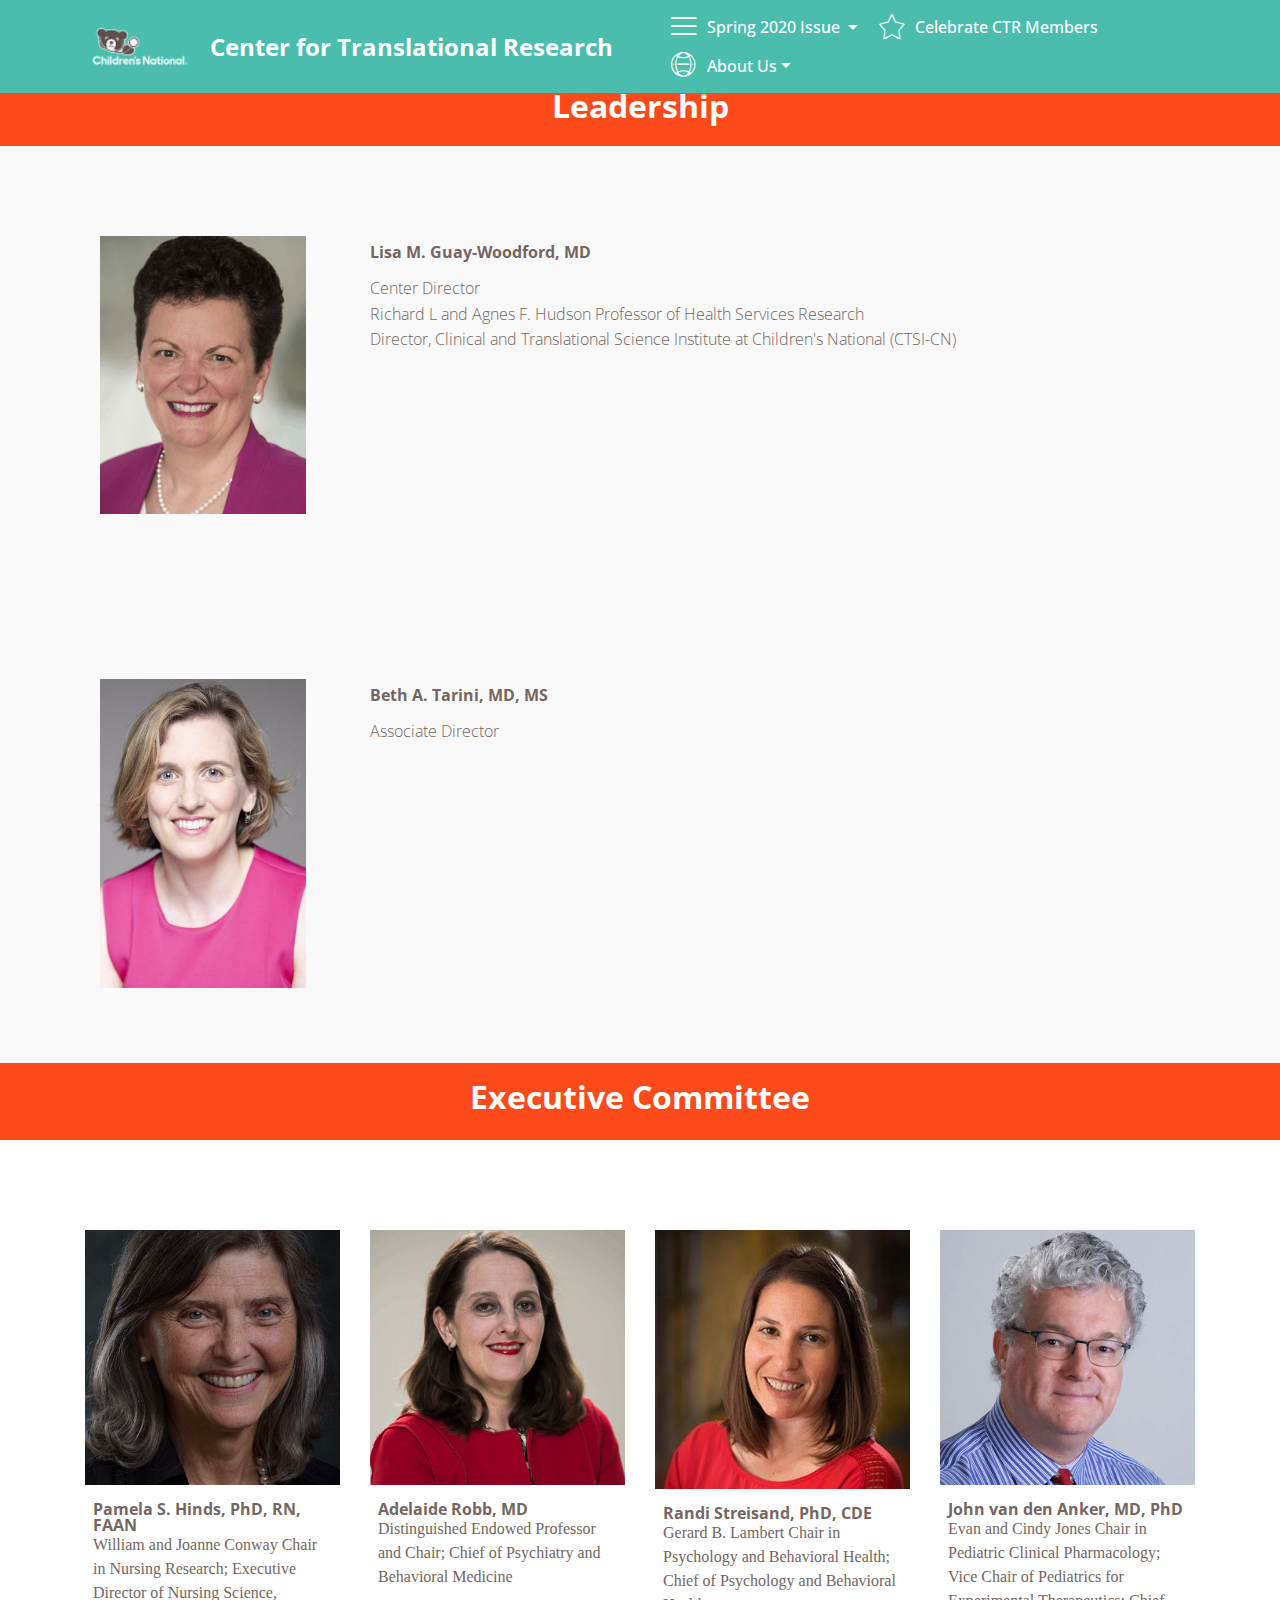
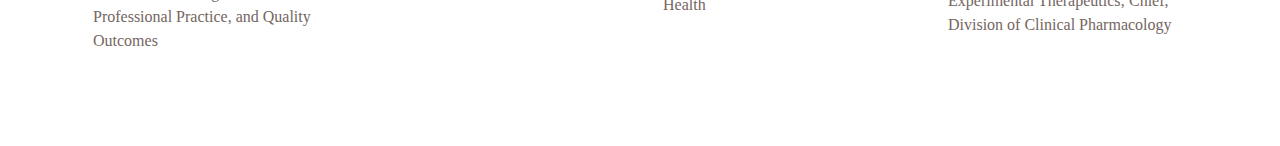
<file: CTRLeadership.html>
<!DOCTYPE html>
<html  >
<head>
  <!-- Site made with Mobirise Website Builder v4.11.2, https://mobirise.com -->
  <meta charset="UTF-8">
  <meta http-equiv="X-UA-Compatible" content="IE=edge">
  <meta name="generator" content="Mobirise v4.11.2, mobirise.com">
  <meta name="viewport" content="width=device-width, initial-scale=1, minimum-scale=1">
  <link rel="shortcut icon" href="assets/images/cn-pr-grad-3c-cmyk-sm-062017-128x85.png" type="image/x-icon">
  <meta name="description" content="Website Maker Description">
  
  <title>CTR_Leadership</title>
  <link rel="stylesheet" href="assets/web/assets/mobirise-icons-bold/mobirise-icons-bold.css">
  <link rel="stylesheet" href="assets/web/assets/mobirise-icons/mobirise-icons.css">
  <link rel="stylesheet" href="assets/bootstrap/css/bootstrap.min.css">
  <link rel="stylesheet" href="assets/bootstrap/css/bootstrap-grid.min.css">
  <link rel="stylesheet" href="assets/bootstrap/css/bootstrap-reboot.min.css">
  <link rel="stylesheet" href="assets/tether/tether.min.css">
  <link rel="stylesheet" href="assets/dropdown/css/style.css">
  <link rel="stylesheet" href="assets/socicon/css/styles.css">
  <link rel="stylesheet" href="assets/theme/css/style.css">
  <link rel="preload" as="style" href="assets/mobirise/css/mbr-additional.css"><link rel="stylesheet" href="assets/mobirise/css/mbr-additional.css" type="text/css">
  
  
  
</head>
<body>
  <section class="menu cid-qTkzRZLJNu" once="menu" id="menu1-10">

    

    <nav class="navbar navbar-expand beta-menu navbar-dropdown align-items-center navbar-fixed-top navbar-toggleable-sm">
        <button class="navbar-toggler navbar-toggler-right" type="button" data-toggle="collapse" data-target="#navbarSupportedContent" aria-controls="navbarSupportedContent" aria-expanded="false" aria-label="Toggle navigation">
            <div class="hamburger">
                <span></span>
                <span></span>
                <span></span>
                <span></span>
            </div>
        </button>
        <div class="menu-logo">
            <div class="navbar-brand">
                <span class="navbar-logo">
                    <a href="https://childrensnational.org">
                         <img src="assets/images/cn-master-ol-whttxt-rgb-hires-sm-98x51.png" alt="Mobirise" title="" style="height: 3.8rem;">
                    </a>
                </span>
                <span class="navbar-caption-wrap"><a class="navbar-caption text-white display-5" href="https://childrensnational.org/research-and-education/center-for-translational-research" target="_blank">
                        Center for Translational Research</a></span>
            </div>
        </div>
        <div class="collapse navbar-collapse" id="navbarSupportedContent">
            <ul class="navbar-nav nav-dropdown nav-right" data-app-modern-menu="true"><li class="nav-item dropdown">
                    <a class="nav-link link dropdown-toggle text-white display-4" href="https://childrensnational.org/research-and-education/center-for-translational-research" data-toggle="dropdown-submenu" aria-expanded="true" target="_blank"><span class="mbrib-menu mbr-iconfont mbr-iconfont-btn"></span>Spring 2020 Issue&nbsp;</a><div class="dropdown-menu"><a class="dropdown-item text-white display-4" href="index.html" target="_blank">Homepage<br></a><a class="dropdown-item text-white display-4" href="FacultyNews.html" target="_blank">Faculty News<br></a><a class="dropdown-item text-white display-4" href="AroundResearch.html" target="_blank">Around Research</a><a class="dropdown-item text-white display-4" href="NewCTRMembers.html" aria-expanded="false" target="_blank">CTR Members</a><a class="dropdown-item text-white display-4" href="ResearchResources.html" target="_blank">Research Resources<br></a><div class="dropdown"><a class="dropdown-item dropdown-toggle text-white display-4" href="https://childrensnational.org/research-and-education/center-for-translational-research" aria-expanded="false" target="_blank" data-toggle="dropdown-submenu">Archived Newsletters<br></a><div class="dropdown-menu dropdown-submenu"><a class="dropdown-item text-white display-4" href="assets/files/CTR_Connectors Corner_Spring 2019.pdf" aria-expanded="false" target="_blank">Spring 2019</a><a class="dropdown-item text-white display-4" href="assets/files/CTR_CC_Summer.2019.pdf" aria-expanded="false" target="_blank">Summer 2019<br></a><a class="dropdown-item text-white display-4" href="https://ctrinfo.github.io/NewsletterF19/" aria-expanded="false" target="_blank">Fall 2019<br></a><a class="dropdown-item text-white display-4" href="https://ctrinfo.github.io/NewsletterWinter2020/index.html" aria-expanded="false" target="_blank">Winter 2020<br></a></div></div></div>
                </li><li class="nav-item"><a class="nav-link link text-white display-4" href="CTRform.html" aria-expanded="false" target="_blank"><span class="mbri-star mbr-iconfont mbr-iconfont-btn"></span>Celebrate CTR Members</a></li><li class="nav-item dropdown">
                     <a class="nav-link link dropdown-toggle text-white display-4" href="https://childrensnational.org/research-and-education/center-for-translational-research" data-toggle="dropdown-submenu" aria-expanded="false"><span class="mbri-globe-2 mbr-iconfont mbr-iconfont-btn"></span>
                        
                        About Us</a><div class="dropdown-menu"><a class="dropdown-item text-white display-4" href="CTRLeadership.html" target="_blank">CTR Leadership</a><a class="dropdown-item text-white display-4" href="https://childrensnational.org/research-and-education/center-for-translational-research" target="_blank">CTR</a></div>
                </li></ul>
            
        </div>
    </nav>
</section>

<section class="engine"><a href="https://mobirise.info/n">free simple web templates</a></section><section class="mbr-section content4 cid-rBXvpV2Syo" id="content4-1z">

    

    <div class="container">
        <div class="media-container-row">
            <div class="title col-12 col-md-8">
                <h2 class="align-center pb-3 mbr-fonts-style display-2"><strong>
                    Leadership</strong></h2>
                
                
            </div>
        </div>
    </div>
</section>

<section class="services2 cid-rBX0SGFew5" id="services2-1y">
    <!---->
    
    <!---->
    <!--Overlay-->
    
    <!--Container-->
    <div class="container">
        <div class="col-md-12">
            <div class="media-container-row">
                <div class="mbr-figure" style="width: 25%;">
                    <img src="assets/images/guay-woodford-l-3-525x525.png" alt="Mobirise" title="">
                </div>
                <div class="align-left aside-content">
                    <h2 class="mbr-title pt-2 mbr-fonts-style display-4"><strong>
                        Lisa M. Guay-Woodford, MD</strong></h2>
                    <div class="mbr-section-text">
                        <p class="mbr-text text1 pt-2 mbr-light mbr-fonts-style display-4">
                            Center Director<br>Richard L and Agnes F. Hudson Professor of Health Services Research
<br>Director, Clinical and Translational Science Institute at Children's National (CTSI-CN)<br></p>
                        
                    </div>
                    <!--Btn-->
                    
                </div>
            </div>
        </div>
    </div>
</section>

<section class="services2 cid-rBX0hnNLCX" id="services2-1x">
    <!---->
    
    <!---->
    <!--Overlay-->
    
    <!--Container-->
    <div class="container">
        <div class="col-md-12">
            <div class="media-container-row">
                <div class="mbr-figure" style="width: 25%;">
                    <img src="assets/images/beth-anne-tarini-1-412x618.jpeg" alt="Mobirise" title="">
                </div>
                <div class="align-left aside-content">
                    <h2 class="mbr-title pt-2 mbr-fonts-style display-4"><strong>
                        Beth A. Tarini, MD, MS</strong><br></h2>
                    <div class="mbr-section-text">
                        <p class="mbr-text text1 pt-2 mbr-light mbr-fonts-style display-4">
                            Associate Director<br><br></p>
                        
                    </div>
                    <!--Btn-->
                    
                </div>
            </div>
        </div>
    </div>
</section>

<section class="header1 cid-rBZcUy69M6" id="header16-1e">

    

    

    <div class="container">
        <div class="row justify-content-md-center">
            <div class="col-md-10 align-center">
                <h1 class="mbr-section-title mbr-bold pb-3 mbr-fonts-style display-2">
                    Executive Committee</h1>
                
                
                
            </div>
        </div>
    </div>

</section>

<section class="team1 cid-rBzYSU9XD6" id="team1-18">
    
    
    
    <div class="container align-center">
        
        
        <div class="row media-row">
            
        <div class="team-item col-lg-3 col-md-6">
                <div class="item-image">
                    <img src="assets/images/pam-hinds-cnmc-510x766.jpeg" alt="" title="">
                </div>
                <div class="item-caption py-3">
                    <div class="item-name px-2">
                        <p class="mbr-fonts-style display-4"><strong>
                           Pamela S. Hinds, PhD, RN, FAAN</strong></p>
                    </div>
                    <div class="item-role px-2">
                        <p>William and Joanne Conway Chair in Nursing Research; Executive Director of Nursing Science, Professional Practice, and Quality Outcomes</p>
                    </div>
                    
                </div>
            </div><div class="team-item col-lg-3 col-md-6">
                <div class="item-image">
                    <img src="assets/images/robb-a-510x510.png" alt="" title="">
                </div>
                <div class="item-caption py-3">
                    <div class="item-name px-2">
                        <p class="mbr-fonts-style display-4"><strong>
                           Adelaide Robb, MD</strong></p>
                    </div>
                    <div class="item-role px-2">
                        <p>Distinguished Endowed Professor and Chair; Chief of Psychiatry and Behavioral Medicine</p>
                    </div>
                    
                </div>
            </div><div class="team-item col-lg-3 col-md-6">
                <div class="item-image">
                    <img src="assets/images/randi-streisand-5-300x400.jpeg" alt="" title="">
                </div>
                <div class="item-caption py-3">
                    <div class="item-name px-2">
                        <p class="mbr-fonts-style display-4"><strong>
                           Randi Streisand, PhD, CDE</strong></p>
                    </div>
                    <div class="item-role px-2">
                        <p>Gerard B. Lambert Chair in Psychology and Behavioral Health; Chief of Psychology and Behavioral Health</p>
                    </div>
                    
                </div>
            </div><div class="team-item col-lg-3 col-md-6">
                <div class="item-image">
                    <img src="assets/images/johannes-325x325.jpg" alt="" title="">
                </div>
                <div class="item-caption py-3">
                    <div class="item-name px-2">
                        <p class="mbr-fonts-style display-4"><strong>
                           John van den Anker, MD, PhD</strong></p>
                    </div>
                    <div class="item-role px-2">
                        <p>Evan and Cindy Jones Chair in Pediatric Clinical Pharmacology; Vice Chair of Pediatrics for Experimental Therapeutics; Chief, Division of Clinical Pharmacology</p>
                    </div>
                    
                </div>
            </div></div>    
    </div>
</section>


  <script src="assets/web/assets/jquery/jquery.min.js"></script>
  <script src="assets/popper/popper.min.js"></script>
  <script src="assets/bootstrap/js/bootstrap.min.js"></script>
  <script src="assets/tether/tether.min.js"></script>
  <script src="assets/dropdown/js/nav-dropdown.js"></script>
  <script src="assets/dropdown/js/navbar-dropdown.js"></script>
  <script src="assets/touchswipe/jquery.touch-swipe.min.js"></script>
  <script src="assets/smoothscroll/smooth-scroll.js"></script>
  <script src="assets/theme/js/script.js"></script>
  
  
 <div id="scrollToTop" class="scrollToTop mbr-arrow-up"><a style="text-align: center;"><i class="mbr-arrow-up-icon mbr-arrow-up-icon-cm cm-icon cm-icon-smallarrow-up"></i></a></div>
  </body>
</html>
</file>
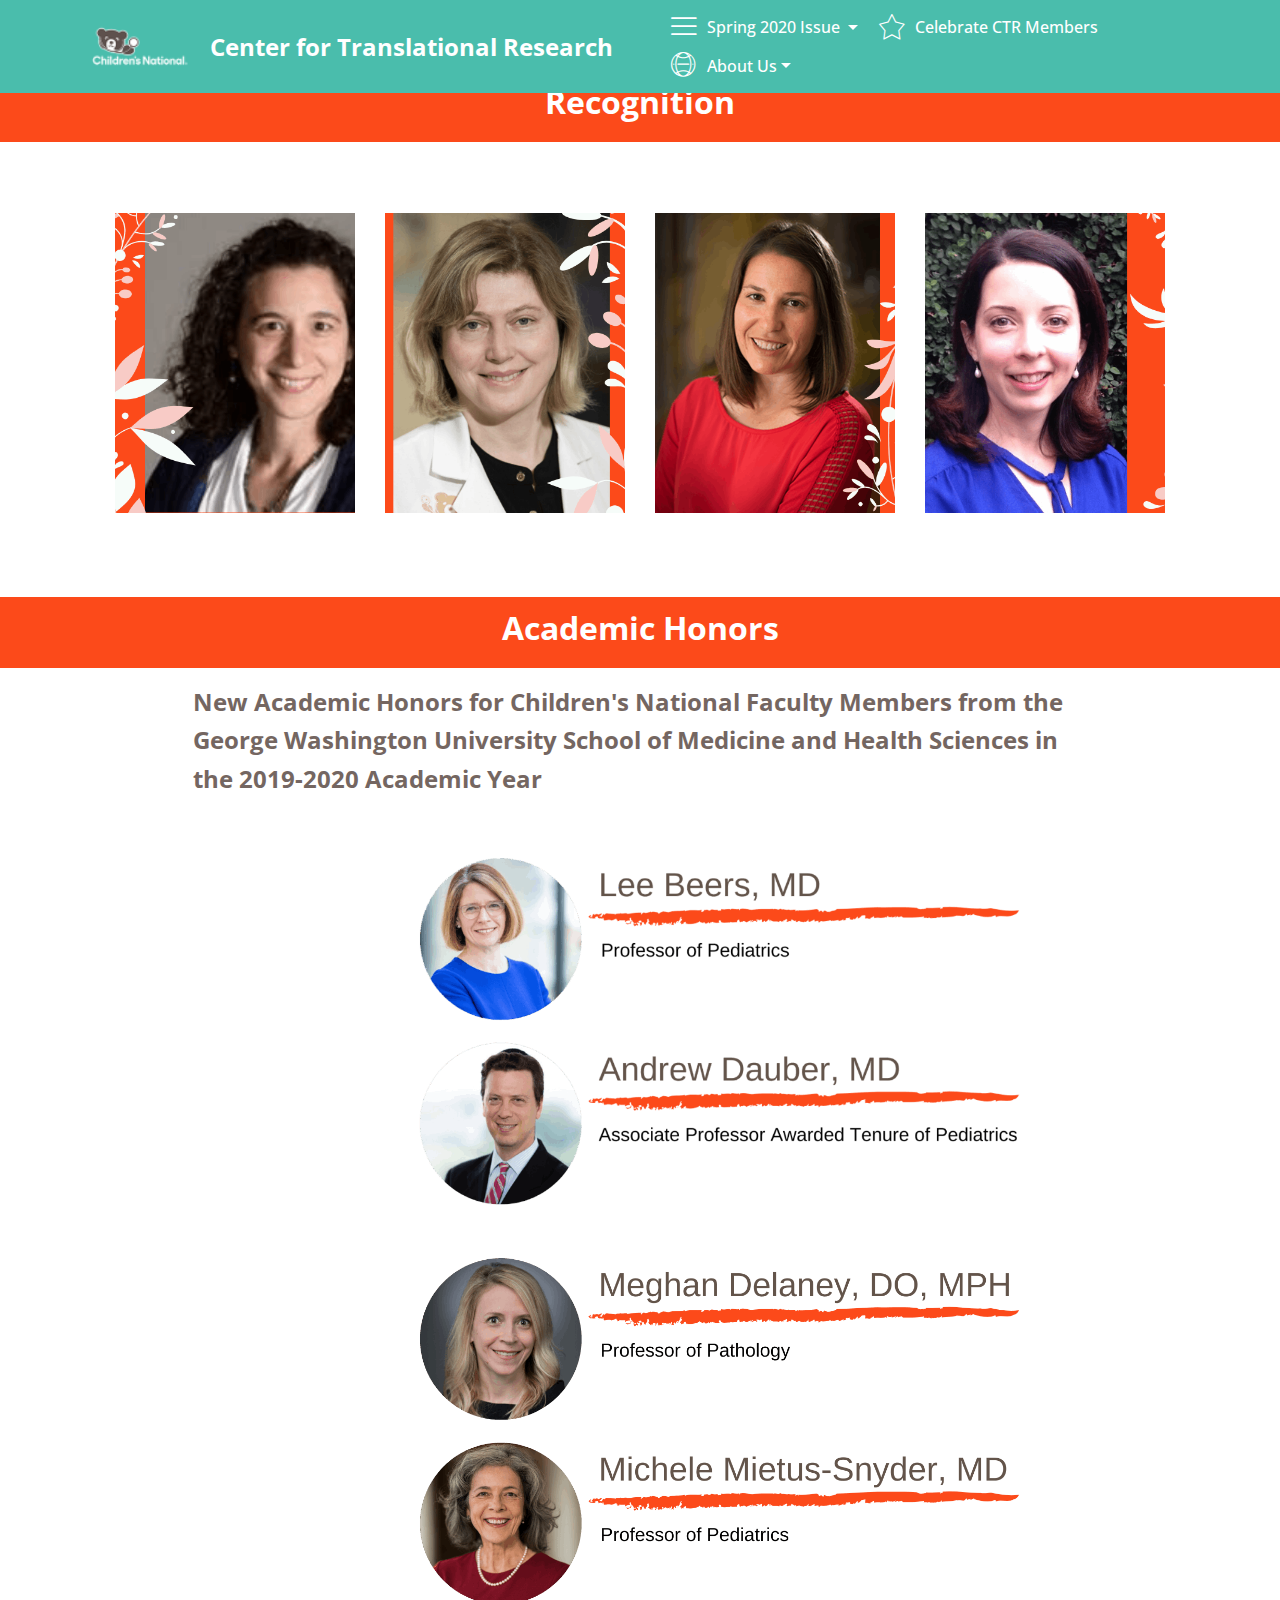
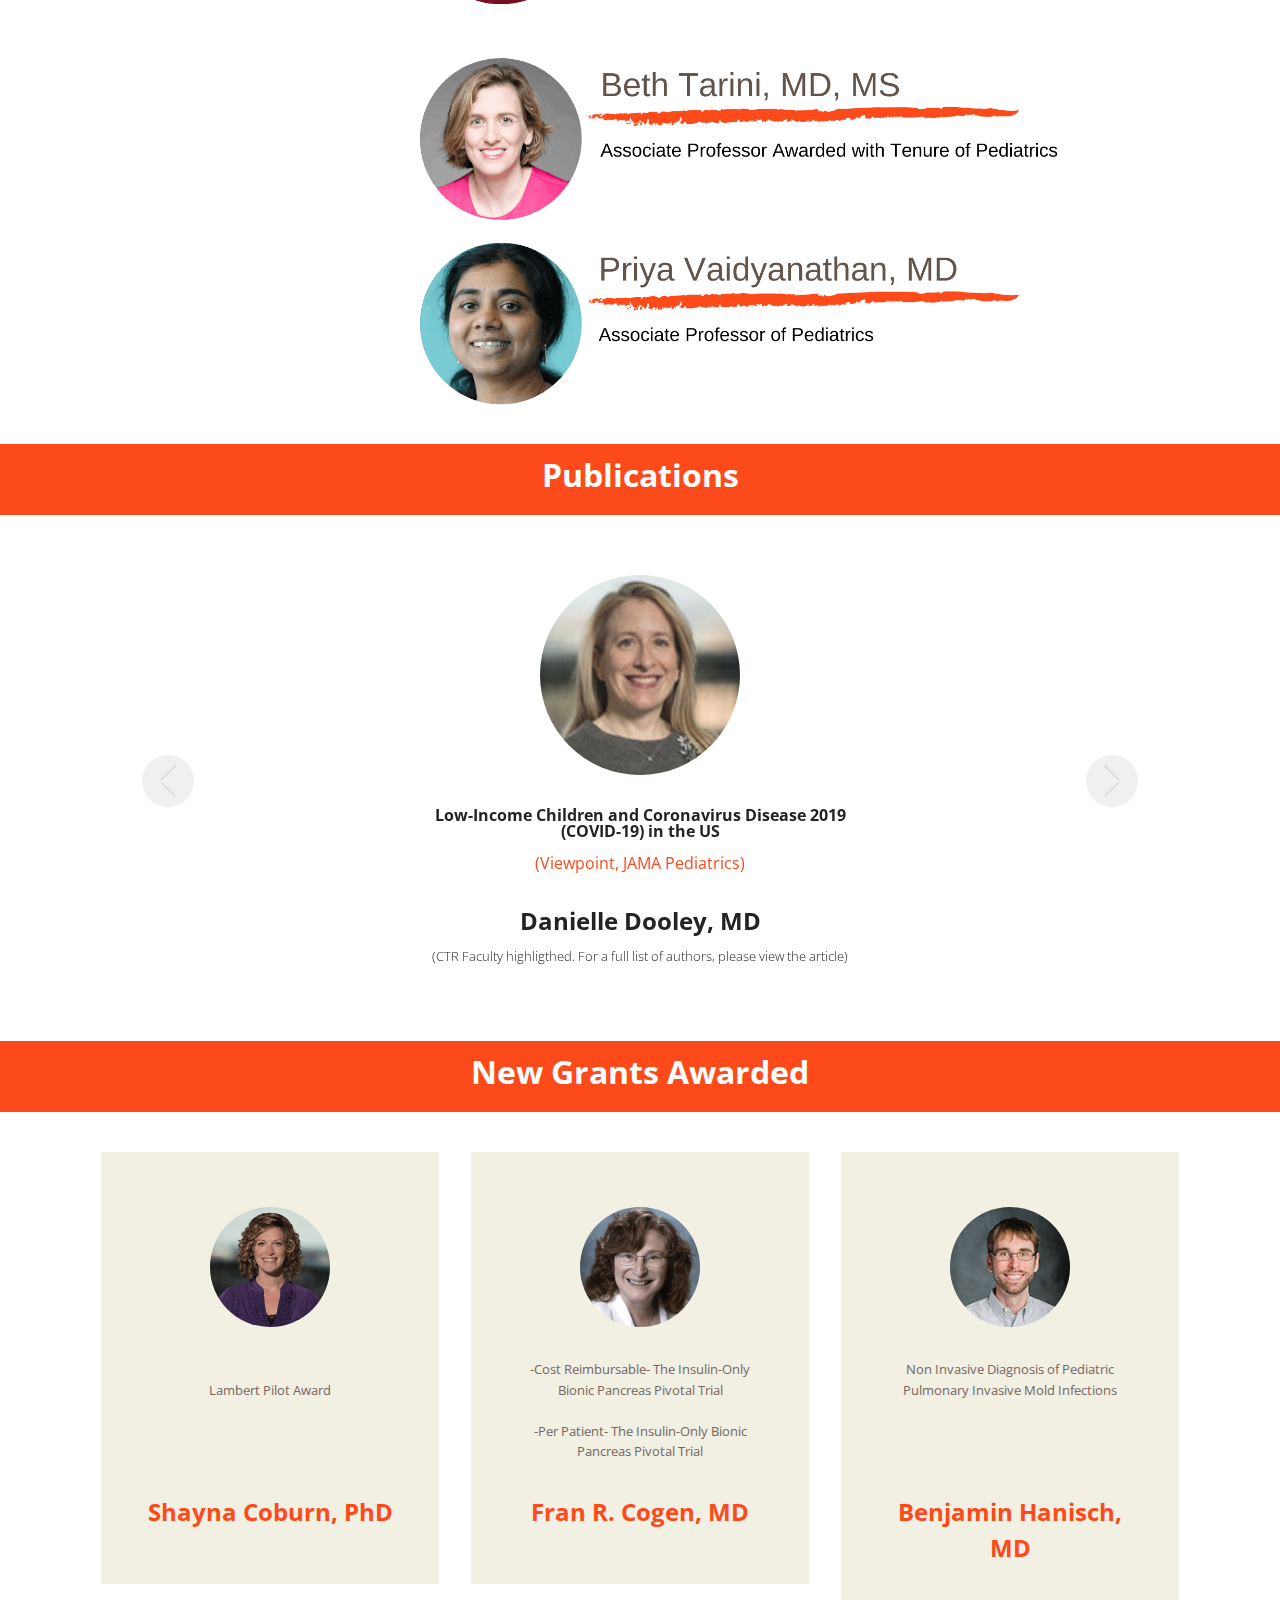
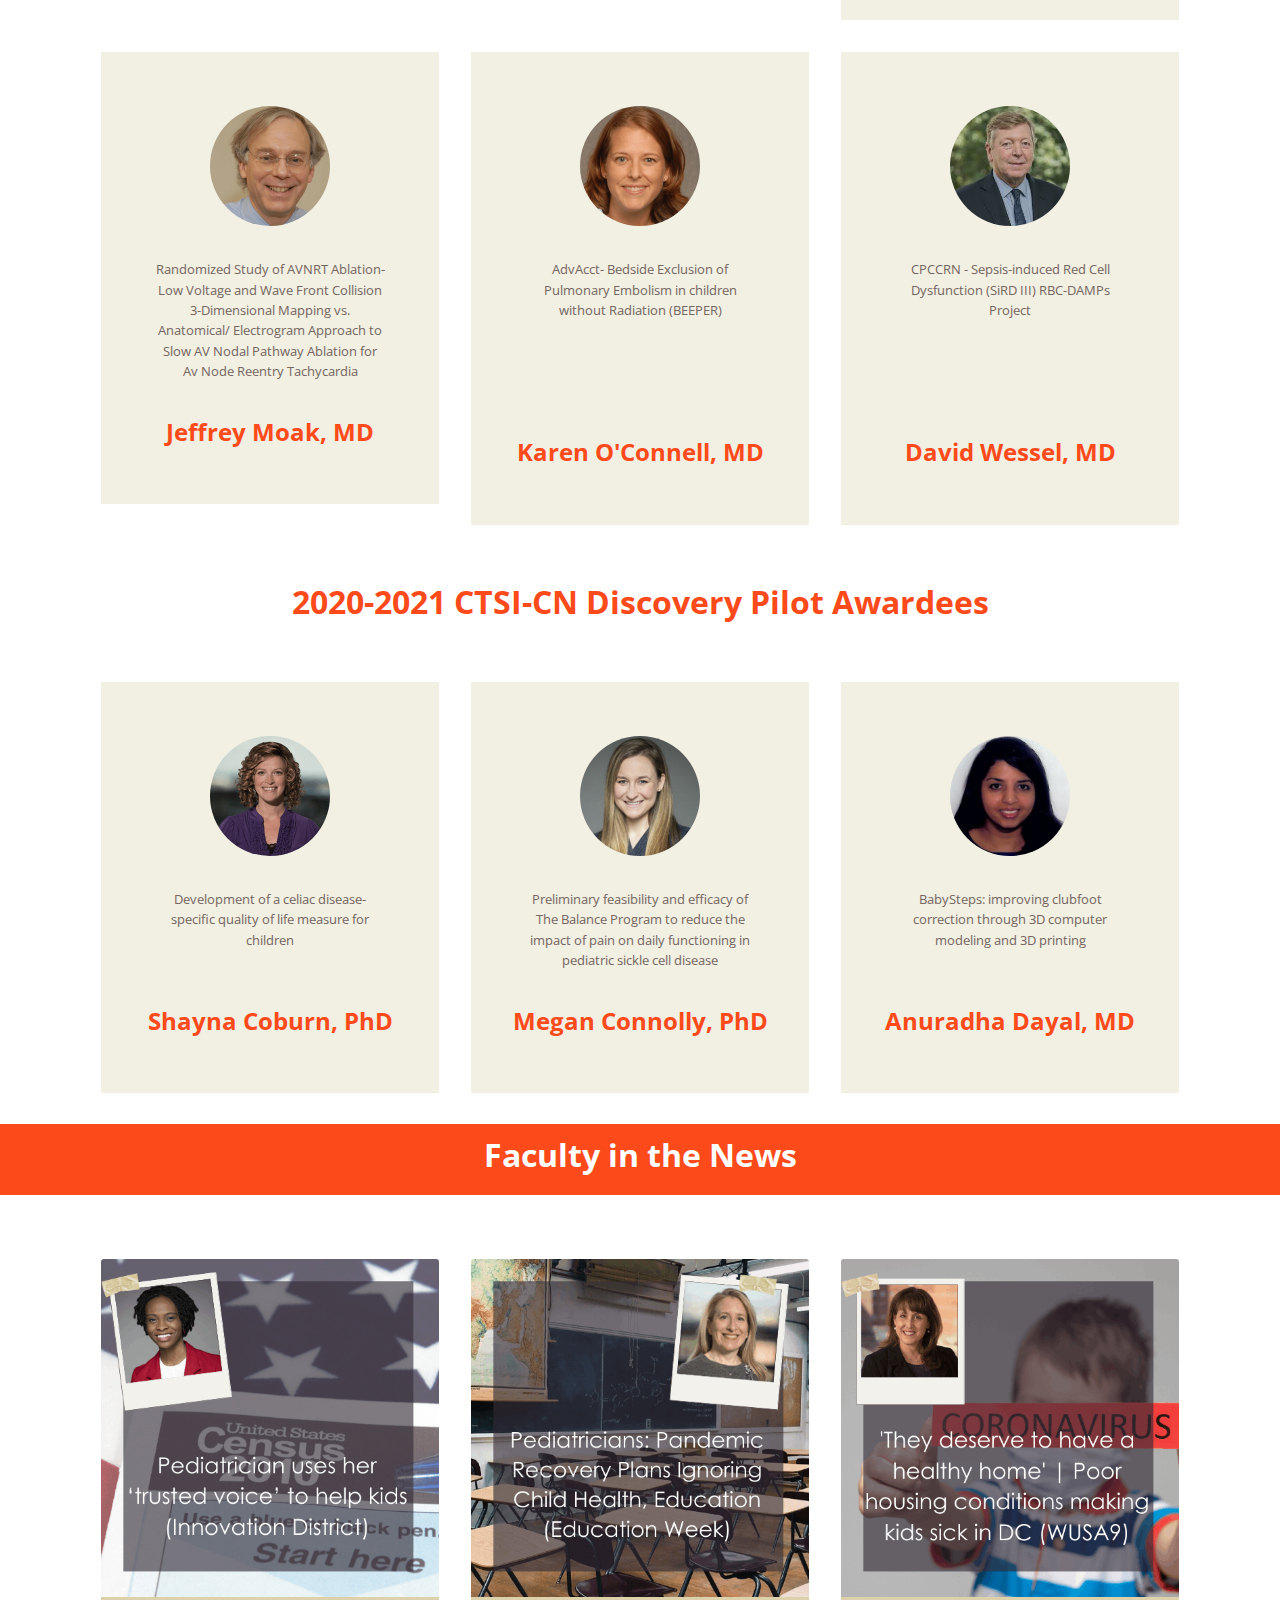
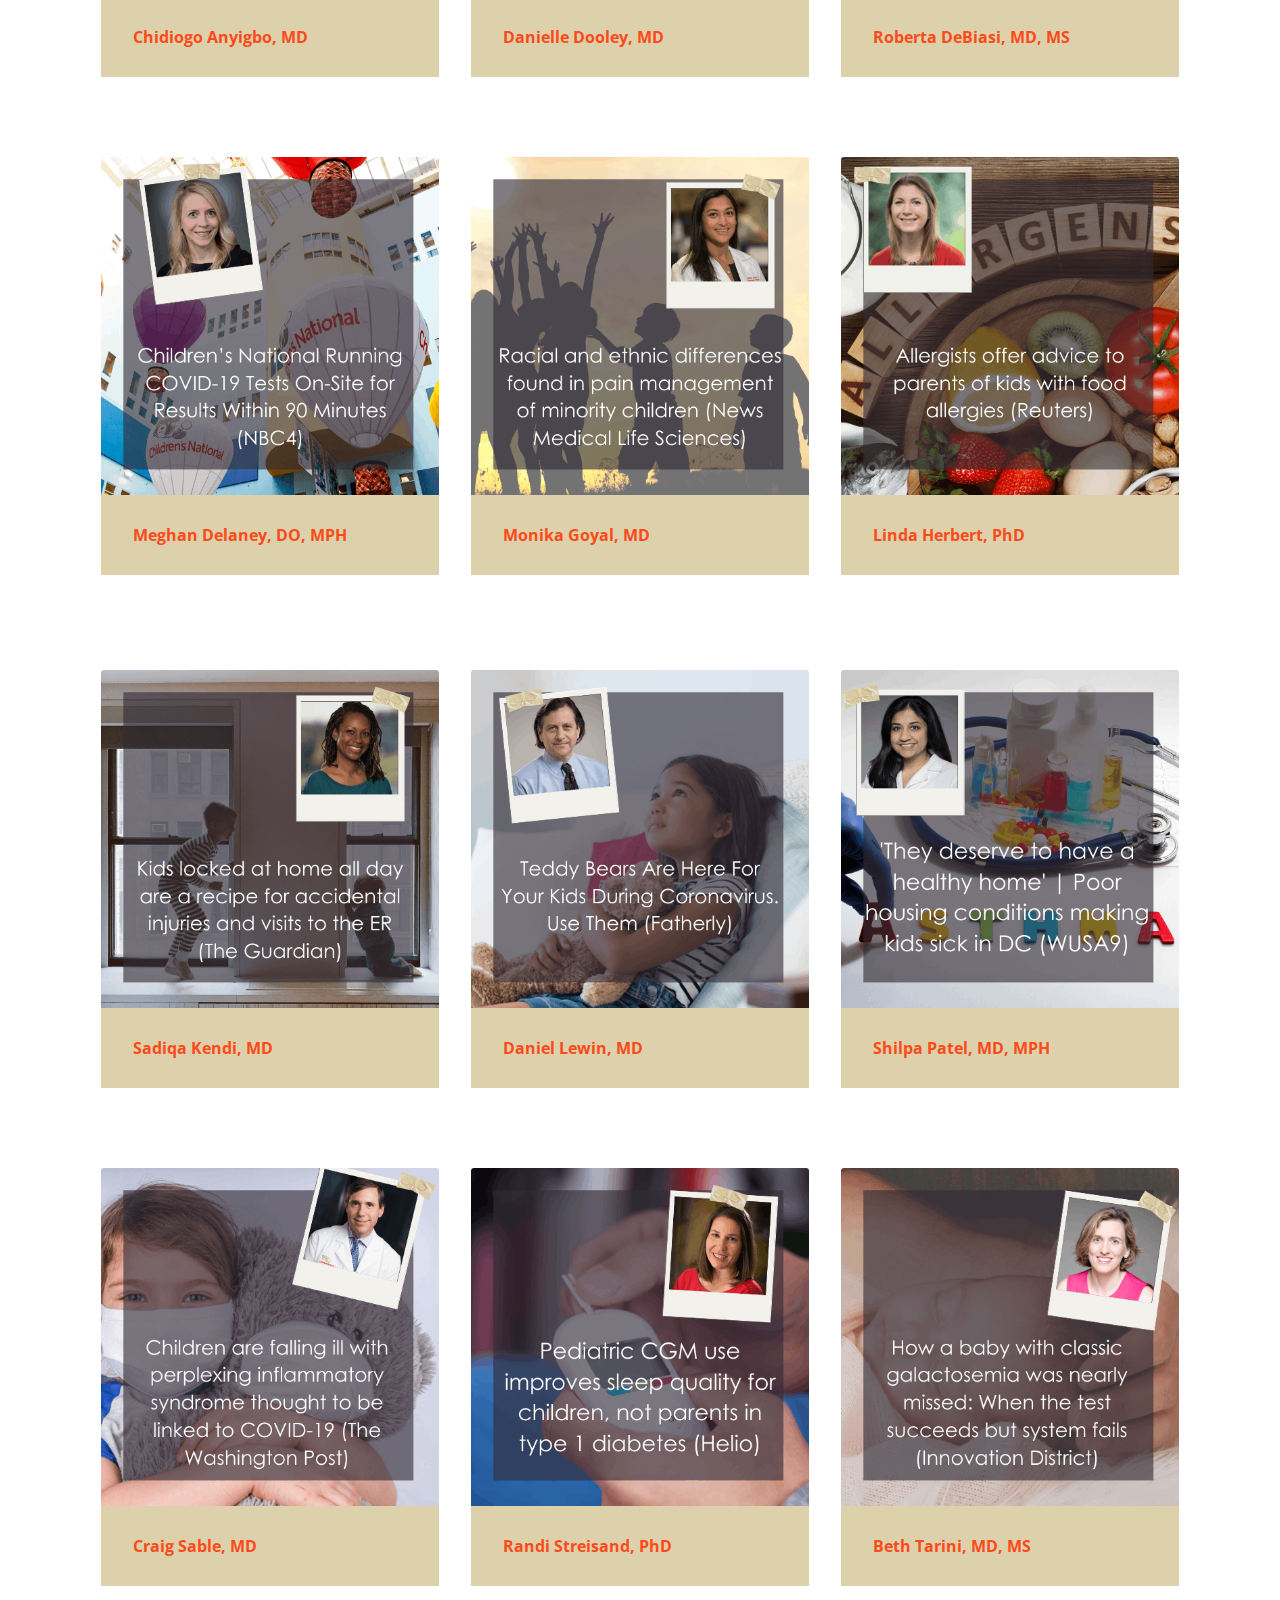
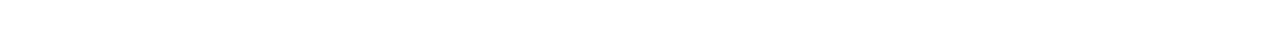
<file: FacultyNews.html>
<!DOCTYPE html>
<html  >
<head>
  <!-- Site made with Mobirise Website Builder v4.11.2, https://mobirise.com -->
  <meta charset="UTF-8">
  <meta http-equiv="X-UA-Compatible" content="IE=edge">
  <meta name="generator" content="Mobirise v4.11.2, mobirise.com">
  <meta name="viewport" content="width=device-width, initial-scale=1, minimum-scale=1">
  <link rel="shortcut icon" href="assets/images/cn-pr-grad-3c-cmyk-sm-062017-128x85.png" type="image/x-icon">
  <meta name="description" content="Web Site Builder Description">
  
  <title>FacultyNews</title>
  <link rel="stylesheet" href="assets/web/assets/mobirise-icons-bold/mobirise-icons-bold.css">
  <link rel="stylesheet" href="assets/web/assets/mobirise-icons/mobirise-icons.css">
  <link rel="stylesheet" href="assets/bootstrap/css/bootstrap.min.css">
  <link rel="stylesheet" href="assets/bootstrap/css/bootstrap-grid.min.css">
  <link rel="stylesheet" href="assets/bootstrap/css/bootstrap-reboot.min.css">
  <link rel="stylesheet" href="assets/dropdown/css/style.css">
  <link rel="stylesheet" href="assets/tether/tether.min.css">
  <link rel="stylesheet" href="assets/theme/css/style.css">
  <link rel="preload" as="style" href="assets/mobirise/css/mbr-additional.css"><link rel="stylesheet" href="assets/mobirise/css/mbr-additional.css" type="text/css">
  
  
  
</head>
<body>
  <section class="menu cid-qTkzRZLJNu" once="menu" id="menu1-j">

    

    <nav class="navbar navbar-expand beta-menu navbar-dropdown align-items-center navbar-fixed-top navbar-toggleable-sm">
        <button class="navbar-toggler navbar-toggler-right" type="button" data-toggle="collapse" data-target="#navbarSupportedContent" aria-controls="navbarSupportedContent" aria-expanded="false" aria-label="Toggle navigation">
            <div class="hamburger">
                <span></span>
                <span></span>
                <span></span>
                <span></span>
            </div>
        </button>
        <div class="menu-logo">
            <div class="navbar-brand">
                <span class="navbar-logo">
                    <a href="https://childrensnational.org">
                         <img src="assets/images/cn-master-ol-whttxt-rgb-hires-sm-98x51.png" alt="Mobirise" title="" style="height: 3.8rem;">
                    </a>
                </span>
                <span class="navbar-caption-wrap"><a class="navbar-caption text-white display-5" href="https://childrensnational.org/research-and-education/center-for-translational-research" target="_blank">
                        Center for Translational Research</a></span>
            </div>
        </div>
        <div class="collapse navbar-collapse" id="navbarSupportedContent">
            <ul class="navbar-nav nav-dropdown nav-right" data-app-modern-menu="true"><li class="nav-item dropdown">
                    <a class="nav-link link dropdown-toggle text-white display-4" href="https://childrensnational.org/research-and-education/center-for-translational-research" data-toggle="dropdown-submenu" aria-expanded="true" target="_blank"><span class="mbrib-menu mbr-iconfont mbr-iconfont-btn"></span>Spring 2020 Issue&nbsp;</a><div class="dropdown-menu"><a class="dropdown-item text-white display-4" href="index.html" target="_blank">Homepage<br></a><a class="dropdown-item text-white display-4" href="FacultyNews.html" target="_blank">Faculty News<br></a><a class="dropdown-item text-white display-4" href="AroundResearch.html" target="_blank">Around Research</a><a class="dropdown-item text-white display-4" href="NewCTRMembers.html" aria-expanded="false" target="_blank">CTR Members</a><a class="dropdown-item text-white display-4" href="ResearchResources.html" target="_blank">Research Resources<br></a><div class="dropdown"><a class="dropdown-item dropdown-toggle text-white display-4" href="https://childrensnational.org/research-and-education/center-for-translational-research" aria-expanded="false" target="_blank" data-toggle="dropdown-submenu">Archived Newsletters<br></a><div class="dropdown-menu dropdown-submenu"><a class="dropdown-item text-white display-4" href="assets/files/CTR_Connectors Corner_Spring 2019.pdf" aria-expanded="false" target="_blank">Spring 2019</a><a class="dropdown-item text-white display-4" href="assets/files/CTR_CC_Summer.2019.pdf" aria-expanded="false" target="_blank">Summer 2019<br></a><a class="dropdown-item text-white display-4" href="https://ctrinfo.github.io/NewsletterF19/" aria-expanded="false" target="_blank">Fall 2019<br></a><a class="dropdown-item text-white display-4" href="https://ctrinfo.github.io/NewsletterWinter2020/index.html" aria-expanded="false" target="_blank">Winter 2020<br></a></div></div></div>
                </li><li class="nav-item"><a class="nav-link link text-white display-4" href="CTRform.html" aria-expanded="false" target="_blank"><span class="mbri-star mbr-iconfont mbr-iconfont-btn"></span>Celebrate CTR Members</a></li><li class="nav-item dropdown">
                     <a class="nav-link link dropdown-toggle text-white display-4" href="https://childrensnational.org/research-and-education/center-for-translational-research" data-toggle="dropdown-submenu" aria-expanded="false"><span class="mbri-globe-2 mbr-iconfont mbr-iconfont-btn"></span>
                        
                        About Us</a><div class="dropdown-menu"><a class="dropdown-item text-white display-4" href="CTRLeadership.html" target="_blank">CTR Leadership</a><a class="dropdown-item text-white display-4" href="https://childrensnational.org/research-and-education/center-for-translational-research" target="_blank">CTR</a></div>
                </li></ul>
            
        </div>
    </nav>
</section>

<section class="engine"><a href="https://mobirise.info/b">create your own website for free</a></section><section class="mbr-section content4 cid-rDRjA0O6Iy" id="content4-3e">

    

    <div class="container">
        <div class="media-container-row">
            <div class="title col-12 col-md-8">
                <h2 class="align-center pb-3 mbr-fonts-style display-2">New Research Grants Awarded</h2>
                
                
            </div>
        </div>
    </div>
</section>

<section class="mbr-section content4 cid-rZyN4nItRC" id="content4-7t">

    

    <div class="container">
        <div class="media-container-row">
            <div class="title col-12 col-md-8">
                <h2 class="align-center pb-3 mbr-fonts-style display-2"><strong>
                    Recognition</strong></h2>
                
                
            </div>
        </div>
    </div>
</section>

<section class="features15 cid-rZyQ0saDVh" id="features15-7x">

    

    
    <div class="container">
        
        

        <div class="media-container-row container pt-5 mt-2">

            <div class="col-12 col-md-6 mb-4 col-lg-3">
                <div class="card flip-card p-5 align-center">
                    <div class="card-front card_cont">
                        <img src="assets/images/13-2-500x500.png" alt="Mobirise" title="">
                    </div>
                    <div class="card_back card_cont">
                        <h4 class="card-title display-5 py-2 mbr-fonts-style"><strong>
                            Rima Izem, PhD</strong></h4>
                        <p class="mbr-text mbr-fonts-style display-7">Appointed Associate Professor of Epidemilology &amp; Biostatistics, The George Washington University, SMHS</p><p><br></p><p></p>
                    </div>
                </div>
            </div>

            <div class="col-12 col-md-6 mb-4 col-lg-3">
                
                <div class="card flip-card p-5 align-center">
                    <div class="card-front card_cont">
                        <img src="assets/images/ctr-newsletter-spring-fac-in-news-1-500x500.png" alt="Mobirise" title="">
                    </div>
                    <div class="card_back card_cont">
                        <h4 class="card-title py-2 mbr-fonts-style display-5">Natella Rakhmanina, MD, AAHIVS, PhD</h4>
                        <p class="mbr-text mbr-fonts-style display-7"><a href="https://dccfar.gwu.edu/dc-cfar-investigator-dr-natella-rakhmanina-appointed-chairperson-committee-pediatric-aids-american">
                            Appointed as Chairperson of the Committee on Pediatric AIDS at the American Academy of Pediatrics (AAP).
                        </a></p>
                    </div>
                </div>
            </div>
            
            <div class="col-12 col-md-6 mb-4 col-lg-3">
                <div class="card flip-card p-5 align-center">
                    <div class="card-front card_cont">
                        <img src="assets/images/15-500x500.png" alt="Mobirise" title="">
                    </div>
                    <div class="card_back card_cont">
                        <h4 class="card-title py-2 mbr-fonts-style display-5">
                            Randi Streisand, PhD</h4>
                        <p class="mbr-text mbr-fonts-style display-7"><a href="https://www.diabetes.org/newsroom/press-releases/2020/professional-interest-group-win-award">Recipient of the 2020 Richard R. Rubin Award</a></p>
                    </div>
                </div> 
            </div>

            <div class="col-12 col-md-6 mb-4 col-lg-3">
                <div class="card flip-card p-5 align-center">
                    <div class="card-front card_cont">
                        <img src="assets/images/16-500x500.png" alt="Mobirise" title="">
                    </div>
                    <div class="card_back card_cont">
                        <h4 class="card-title py-2 mbr-fonts-style display-5">
                            Carriie Tully, PhD</h4>
                        <p class="mbr-text mbr-fonts-style display-7">
                            Recipient of the Outstanding Teaching Awards for Internship Training at Children's National Hospital, Psychology Division</p>
                    </div>
                </div> 
            </div>
        </div>
</div></section>

<section class="mbr-section content4 cid-s0eHDGrSwj" id="content4-8q">

    

    <div class="container">
        <div class="media-container-row">
            <div class="title col-12 col-md-8">
                <h2 class="align-center pb-3 mbr-fonts-style display-2"><a href="FacultyNews.html#content1-8r"><strong>Academic Honors</strong></a></h2>
                
                
            </div>
        </div>
    </div>
</section>

<section class="mbr-section article content1 cid-s0eU2fcQ0m" id="content1-8r">
    
     

    <div class="container">
        <div class="media-container-row">
            <div class="mbr-text col-12 mbr-fonts-style display-5 col-md-10"><p><strong>New Academic Honors for Children's National Faculty Members from the George Washington University School of Medicine and Health Sciences in the 2019-2020 Academic Year</strong></p></div>
        </div>
    </div>
</section>

<section class="services2 cid-s0eW9ctry3" id="services2-8w">
    <!---->
    
    <!---->
    <!--Overlay-->
    
    <!--Container-->
    <div class="container">
        <div class="col-md-12">
            <div class="media-container-row">
                <div class="mbr-figure" style="width: 80%;">
                    <img src="assets/images/1-1276x638.png" alt="Mobirise" title="">
                </div>
                <div class="align-left aside-content">
                    
                    <div class="mbr-section-text">
                        
                        
                    </div>
                    <!--Btn-->
                    
                </div>
            </div>
        </div>
    </div>
</section>

<section class="services2 cid-s0eWHkVXVF" id="services2-8x">
    <!---->
    
    <!---->
    <!--Overlay-->
    
    <!--Container-->
    <div class="container">
        <div class="col-md-12">
            <div class="media-container-row">
                <div class="mbr-figure" style="width: 80%;">
                    <img src="assets/images/2-1536x768.png" alt="Mobirise" title="">
                </div>
                <div class="align-left aside-content">
                    
                    <div class="mbr-section-text">
                        
                        
                    </div>
                    <!--Btn-->
                    
                </div>
            </div>
        </div>
    </div>
</section>

<section class="services2 cid-s0eWIkeRGi" id="services2-8y">
    <!---->
    
    <!---->
    <!--Overlay-->
    
    <!--Container-->
    <div class="container">
        <div class="col-md-12">
            <div class="media-container-row">
                <div class="mbr-figure" style="width: 80%;">
                    <img src="assets/images/3-1536x768.png" alt="Mobirise" title="">
                </div>
                <div class="align-left aside-content">
                    
                    <div class="mbr-section-text">
                        
                        
                    </div>
                    <!--Btn-->
                    
                </div>
            </div>
        </div>
    </div>
</section>

<section class="mbr-section content4 cid-rD0EV9uPxo" id="content4-2g">

    

    <div class="container">
        <div class="media-container-row">
            <div class="title col-12 col-md-8">
                <h2 class="align-center pb-3 mbr-fonts-style display-2"><a href="FacultyNews.html#testimonials-slider1-85" target="_blank"><strong>
                    Publications</strong></a></h2>
                
                
            </div>
        </div>
    </div>
</section>

<section class="carousel slide testimonials-slider cid-rZzxjIv2Bs" data-interval="false" id="testimonials-slider1-85">
    
    

    

    <div class="container text-center">
        

        <div class="carousel slide" role="listbox" data-pause="true" data-keyboard="false" data-ride="carousel" data-interval="3000">
            <div class="carousel-inner">
                
                
            <div class="carousel-item">
                    <div class="user col-md-8">
                        <div class="user_image">
                            <img src="assets/images/dooley-d-135x190.jpg" alt="" title="">
                        </div>
                        <div class="user_text pb-3">
                            <p class="mbr-fonts-style display-4"><strong>Low-Income Children and Coronavirus Disease 2019 <br>(COVID-19) in the US</strong><strong><br></strong><br><a href="https://jamanetwork.com/journals/jamapediatrics/fullarticle/2766115" class="text-success">(Viewpoint, JAMA Pediatrics)</a><br></p>
                        </div>
                        <div class="user_name mbr-bold pb-2 mbr-fonts-style display-5">
                            Danielle Dooley, MD</div>
                        <div class="user_desk mbr-light mbr-fonts-style display-7">(CTR Faculty highligthed. For a full list of authors, please view the article)</div>
                    </div>
                </div><div class="carousel-item">
                    <div class="user col-md-8">
                        <div class="user_image">
                            <img src="assets/images/maureen-e-lyon-2018-300x400.png" alt="" title="">
                        </div>
                        <div class="user_text pb-3">
                            <p class="mbr-fonts-style display-4"><strong>
                                Effect of FAmily CEntered (FACE®) Advance Care Planning on Longitudinal Congruence in End-of-Life Treatment Preferences: A Randomized Clinical Trial</strong><strong><br></strong><br><a href="https://link.springer.com/article/10.1007/s10461-020-02909-y" class="text-success">(AIDS and Behavior)</a>
                            </p>
                        </div>
                        <div class="user_name mbr-bold pb-2 mbr-fonts-style display-5">
                            Maureen E. Lyon, PhD, FABPP<br><br>Jichuan Wang, PhD</div>
                        <div class="user_desk mbr-light mbr-fonts-style display-7">(CTR Faculty Members highligthed. For a full list of authors, please view the article)</div>
                    </div>
                </div><div class="carousel-item">
                    <div class="user col-md-8">
                        <div class="user_image">
                            <img src="assets/images/october-t-md-mph-400x400.png" alt="" title="">
                        </div>
                        <div class="user_text pb-3">
                            <p class="mbr-fonts-style display-4"><strong>Hospital
Communication Skills and Practices Vary by Clinician Type</strong><br>
<br><a href="https://hosppeds.aappublications.org/content/early/2020/03/02/hpeds.2019-0262?utm_source=highwire&utm_medium=email&utm_campaign=Hospital%20Pediatrics_papetoc" class="text-success">(Hospital Pediatrics)</a></p>
                        </div>
                        <div class="user_name mbr-bold pb-2 mbr-fonts-style display-5">
                            Tessie October, MD, MPH</div>
                        <div class="user_desk mbr-light mbr-fonts-style display-7">(CTR Faculty Member highligthed. For a full list of authors, please view the article)</div>
                    </div>
                </div><div class="carousel-item">
                    <div class="user col-md-8">
                        <div class="user_image">
                            <img src="assets/images/rastogi-deepa-md-ms-183x275.jpg" alt="" title="">
                        </div>
                        <div class="user_text pb-3">
                            <p class="mbr-fonts-style display-4"><strong>Readmission and Ambulatory Health Care Use After Asthma Hospitalization Among Urban Minority Children
</strong><br>
<br><a href="https://hosppeds.aappublications.org/content/early/2020/03/19/hpeds.2019-0148?utm_source=highwire&utm_medium=email&utm_campaign=Hospital%20Pediatrics_papetoc" class="text-success">(Hospital Pediatrics)</a></p>
                        </div>
                        <div class="user_name mbr-bold pb-2 mbr-fonts-style display-5">
                            Deepa Rastogi, MD, MS</div>
                        <div class="user_desk mbr-light mbr-fonts-style display-7">(CTR Faculty Members Highligthed. For a full list of authors, please view the article)</div>
                    </div>
                </div><div class="carousel-item">
                    <div class="user col-md-8">
                        <div class="user_image">
                            <img src="assets/images/izem-rima-135x168.jpg" alt="" title="">
                        </div>
                        <div class="user_text pb-3">
                            <p class="mbr-fonts-style display-4"><strong>Comparison of propensity score methods for pre-specified subgroup analysis with survival data
</strong><br>
<br><a href="https://www.tandfonline.com/doi/full/10.1080/10543406.2020.1730868" class="text-success">(Journal of Biopharmaceutical Statistics)</a></p>
                        </div>
                        <div class="user_name mbr-bold pb-2 mbr-fonts-style display-5">
                            Rima Izem, PhD</div>
                        <div class="user_desk mbr-light mbr-fonts-style display-7">(CTR Faculty highligthed. For a full list of authors, please view the article)</div>
                    </div>
                </div><div class="carousel-item">
                    <div class="user col-md-8">
                        <div class="user_image">
                            <img src="assets/images/debiasi-r-400x400.jpg" alt="" title="">
                        </div>
                        <div class="user_text pb-3">
                            <p class="mbr-fonts-style display-4"><strong>Severe COVID-19 in Children and Young Adults in the Washington, DC Metropolitan Region<br>
<br><a href="https://www.jpeds.com/article/S0022-3476(20)30581-3/fulltext" class="text-success">(Journal of Pediatrics)</a></strong></p>
                        </div>
                        <div class="user_name mbr-bold pb-2 mbr-fonts-style display-5">
                            Roberta DeBiasi, MD, MS<br><br>Xiaoyan Song, MBBS, PhD; Meghan Delaney, MD; Karen Smith, MD; Andrea Hahn, MD, MS; Rana Hamdy, MD, MSCE, MPH; Nada Harik, MD; Benjamin Hanisch, MD; Barbara Jantausch, MD; Adeline Koay, MBBS, MSc; David Wessel, MD</div>
                        <div class="user_desk mbr-light mbr-fonts-style display-7">(CTR Faculty Members highligthed. For a full list of authors, please view the article)</div>
                    </div>
                </div><div class="carousel-item">
                    <div class="user col-md-8">
                        <div class="user_image">
                            <img src="assets/images/guay-woodford-l-400x400.png" alt="" title="">
                        </div>
                        <div class="user_text pb-3">
                            <p class="mbr-fonts-style display-4"><strong>Re-Opening Schools Safely: The Case for Collaboration, Constructive Disruption of Pre-COVID Expectations, and Creative Solutions</strong><br><strong><br><a href="https://www.jpeds.com/article/S0022-3476(20)30608-9/fulltext" class="text-success">(Journal of Pediatrics)</a></strong></p>
                        </div>
                        <div class="user_name mbr-bold pb-2 mbr-fonts-style display-5">Lisa M. Guay-Woodford, MD<br></div>
                        <div class="user_desk mbr-light mbr-fonts-style display-7">(CTR Faculty highligthed. For a full list of authors, please view the article)</div>
                    </div>
                </div></div>

            <div class="carousel-controls">
                <a class="carousel-control-prev" role="button" data-slide="prev">
                  <span aria-hidden="true" class="mbri-arrow-prev mbr-iconfont"></span>
                  <span class="sr-only">Previous</span>
                </a>
                
                <a class="carousel-control-next" role="button" data-slide="next">
                  <span aria-hidden="true" class="mbri-arrow-next mbr-iconfont"></span>
                  <span class="sr-only">Next</span>
                </a>
            </div>
        </div>
    </div>
</section>

<section class="mbr-section content4 cid-s0f5kPJu3B" id="content4-91">

    

    <div class="container">
        <div class="media-container-row">
            <div class="title col-12 col-md-8">
                <h2 class="align-center pb-3 mbr-fonts-style display-2">
                    <a href="FacultyNews.html#testimonials1-92" target="_blank"><strong>New Grants Awarded</strong></a></h2>
                
                
            </div>
        </div>
    </div>
</section>

<section class="testimonials1 cid-s0f8qN3uKd" id="testimonials1-92">

    

    
    <div class="container">
        <div class="media-container-row">
            <div class="title col-12 align-center">
                
                
            </div>
        </div>
    </div>

    <div class="container pt-3 mt-2">
        <div class="media-container-row">
            <div class="mbr-testimonial p-3 align-center col-12 col-md-6 col-lg-4">
                <div class="panel-item p-3">
                    <div class="card-block">
                        <div class="testimonial-photo">
                            <img src="assets/images/coburn-shayna-phd-240x320.png" alt="" title="">
                        </div>
                        <p class="mbr-text mbr-fonts-style display-7"><br>Lambert Pilot Award<br><br><br><br></p>
                    </div>
                    <div class="card-footer">
                        <div class="mbr-author-name mbr-bold mbr-fonts-style display-5">Shayna Coburn, PhD</div>
                        
                    </div>
                </div>
            </div>

            <div class="mbr-testimonial p-3 align-center col-12 col-md-6 col-lg-4">
                <div class="panel-item p-3">
                    <div class="card-block">
                        <div class="testimonial-photo">
                            <img src="assets/images/cogen-fran-r-md-240x240.png" alt="" title="">
                        </div>
                        <p class="mbr-text mbr-fonts-style display-7">-Cost Reimbursable- The Insulin-Only Bionic Pancreas Pivotal Trial<br><br>-Per Patient- The Insulin-Only Bionic Pancreas Pivotal Trial<br></p>
                    </div>
                    <div class="card-footer">
                        <div class="mbr-author-name mbr-bold mbr-fonts-style display-5">
                             Fran R. Cogen, MD</div>
                        
                    </div>
                </div>
            </div>

            <div class="mbr-testimonial p-3 align-center col-12 col-md-6 col-lg-4">
                <div class="panel-item p-3">
                    <div class="card-block">
                        <div class="testimonial-photo">
                            <img src="assets/images/hanisch-b-135x190.jpg" alt="" title="">
                        </div>
                        <p class="mbr-text mbr-fonts-style display-7">
                           Non Invasive Diagnosis of Pediatric Pulmonary Invasive Mold Infections<br><br><br><br>
                        </p>
                    </div>
                    <div class="card-footer">
                        <div class="mbr-author-name mbr-bold mbr-fonts-style display-5">Benjamin Hanisch, MD</div>
                        
                    </div>
                </div>
            </div>

            <div class="mbr-testimonial p-3 align-center col-12 col-md-6 col-lg-4">
                <div class="panel-item p-3">
                    <div class="card-block">
                        <div class="testimonial-photo">
                            <img src="assets/images/moak-jeffrey-md-240x240.png" alt="" title="">
                        </div>
                        <p class="mbr-text mbr-fonts-style display-7">
                           Randomized Study of AVNRT Ablation-Low Voltage and Wave Front Collision 3-Dimensional Mapping vs. Anatomical/ Electrogram Approach to Slow AV Nodal Pathway Ablation for Av Node Reentry Tachycardia<br>
                        </p>
                    </div>
                    <div class="card-footer">
                        <div class="mbr-author-name mbr-bold mbr-fonts-style display-5">
                             Jeffrey Moak, MD</div>
                        
                    </div>
                </div>
            </div>

            <div class="mbr-testimonial p-3 align-center col-12 col-md-6 col-lg-4">
                <div class="panel-item p-3">
                    <div class="card-block">
                        <div class="testimonial-photo">
                            <img src="assets/images/oconnell-karen-md-240x240.png" alt="" title="">
                        </div>
                        <p class="mbr-text mbr-fonts-style display-7">
                           AdvAcct- Bedside Exclusion of Pulmonary Embolism in children without Radiation (BEEPER)<br><br><br><br><br>
                        </p>
                    </div>
                    <div class="card-footer">
                        <div class="mbr-author-name mbr-bold mbr-fonts-style display-5">
                             Karen O'Connell, MD</div>
                        
                    </div>
                </div>
            </div>

            <div class="mbr-testimonial p-3 align-center col-12 col-md-6 col-lg-4">
                <div class="panel-item p-3">
                    <div class="card-block">
                        <div class="testimonial-photo">
                            <img src="assets/images/wessel-david-md-225x225.jpg" alt="" title="">
                        </div>
                        <p class="mbr-text mbr-fonts-style display-7">
                           CPCCRN - Sepsis-induced Red Cell Dysfunction (SiRD III) RBC-DAMPs Project<br><br><br><br><br>
                    </p></div>
                    <div class="card-footer">
                        <div class="mbr-author-name mbr-bold mbr-fonts-style display-5">David Wessel, MD</div>
                        
                    </div>
                </div>
            </div>
        </div>
    </div>   
</section>

<section class="testimonials1 cid-s0o3A0Kbuy" id="testimonials1-99">

    

    
    <div class="container">
        <div class="media-container-row">
            <div class="title col-12 align-center">
                <h2 class="pb-3 mbr-fonts-style display-2"><strong>2020-2021 CTSI-CN Discovery Pilot Awardees</strong></h2>
                
            </div>
        </div>
    </div>

    <div class="container pt-3 mt-2">
        <div class="media-container-row">
            <div class="mbr-testimonial p-3 align-center col-12 col-md-6 col-lg-4">
                <div class="panel-item p-3">
                    <div class="card-block">
                        <div class="testimonial-photo">
                            <img src="assets/images/coburn-shayna-phd-240x320.png" alt="" title="">
                        </div>
                        <p class="mbr-text mbr-fonts-style display-7">
                           Development of a celiac disease-specific quality of life measure for children<br><br>
                        </p>
                    </div>
                    <div class="card-footer">
                        <div class="mbr-author-name mbr-bold mbr-fonts-style display-5">
                             Shayna Coburn, PhD</div>
                        
                    </div>
                </div>
            </div>

            <div class="mbr-testimonial p-3 align-center col-12 col-md-6 col-lg-4">
                <div class="panel-item p-3">
                    <div class="card-block">
                        <div class="testimonial-photo">
                            <img src="assets/images/connolly-megan-phd-240x240.jpg" alt="" title="">
                        </div>
                        <p class="mbr-text mbr-fonts-style display-7">
                           Preliminary feasibility and efficacy of The Balance Program to reduce the impact of pain on daily functioning in pediatric sickle cell disease
                        </p>
                    </div>
                    <div class="card-footer">
                        <div class="mbr-author-name mbr-bold mbr-fonts-style display-5">
                             Megan Connolly, PhD</div>
                        
                    </div>
                </div>
            </div>

            <div class="mbr-testimonial p-3 align-center col-12 col-md-6 col-lg-4">
                <div class="panel-item p-3">
                    <div class="card-block">
                        <div class="testimonial-photo">
                            <img src="assets/images/dayal-anuradha-md-2-240x248.jpg" alt="" title="">
                        </div>
                        <p class="mbr-text mbr-fonts-style display-7">
                           BabySteps: improving clubfoot correction through 3D computer modeling and 3D printing<br><br> 
                        </p>
                    </div>
                    <div class="card-footer">
                        <div class="mbr-author-name mbr-bold mbr-fonts-style display-5">Anuradha Dayal, MD</div>
                        
                    </div>
                </div>
            </div>

            

            

            
        </div>
    </div>   
</section>

<section class="mbr-section content4 cid-rCrv8o1lX8" id="content4-1z">

    

    <div class="container">
        <div class="media-container-row">
            <div class="title col-12 col-md-8">
                <h2 class="align-center pb-3 mbr-fonts-style display-2">
                    <a href="FacultyNews.html#features18-8b"><strong>Faculty in the News</strong></a></h2>
                
                
            </div>
        </div>
    </div>
</section>

<section class="features18 popup-btn-cards cid-rZEJrmXk07" id="features18-8b">

    

    
    <div class="container">
        
        
        <div class="media-container-row pt-5 ">
            <div class="card p-3 col-12 col-md-6 col-lg-4">
                <div class="card-wrapper ">
                    <div class="card-img">
                        <div class="mbr-overlay"></div>
                        <div class="mbr-section-btn text-center"><a href="https://innovationdistrict.childrensnational.org/pediatrician-uses-her-trusted-voice-to-help-kids/ " class="btn btn-primary display-4">Learn More</a></div>
                        <img src="assets/images/1-1-500x500.png" alt="Mobirise" title="">
                    </div>
                    <div class="card-box">
                        <h4 class="card-title mbr-fonts-style display-4"><strong>
                            Chidiogo Anyigbo, MD</strong></h4>
                        
                    </div>
                </div>
            </div>
            <div class="card p-3 col-12 col-md-6 col-lg-4">
                <div class="card-wrapper">
                    <div class="card-img">
                        <div class="mbr-overlay"></div>
                        <div class="mbr-section-btn text-center"><a href="https://blogs.edweek.org/edweek/inside-school-research/2020/05/pediatricians_state_reopening_school_reopening_covid19.html " class="btn btn-primary display-4">Learn More</a></div>
                        <img src="assets/images/2-1-500x500.png" alt="Mobirise" title="">
                    </div>
                    <div class="card-box">
                        <h4 class="card-title mbr-fonts-style display-4"><strong>
                            Danielle Dooley, MD</strong></h4>
                        
                    </div>
                </div>
            </div>

            <div class="card p-3 col-12 col-md-6 col-lg-4">
                <div class="card-wrapper">
                    <div class="card-img">
                        <div class="mbr-overlay"></div>
                        <div class="mbr-section-btn text-center"><a href="https://www.nbcwashington.com/news/kids-and-covid-19-childrens-national-doctor-answers-top-questions/2286018/ " class="btn btn-primary display-4">Learn More</a></div>
                        <img src="assets/images/3-1-500x500.png" alt="Mobirise" title="">
                    </div>
                    <div class="card-box">
                        <h4 class="card-title mbr-fonts-style display-4"><strong>
                            Roberta DeBiasi, MD, MS</strong></h4>
                        
                    </div>
                </div>
            </div>

            
        </div>
    </div>
</section>

<section class="features18 popup-btn-cards cid-rZFcjZbS3b" id="features18-8d">

    

    
    <div class="container">
        
        
        <div class="media-container-row pt-5 ">
            <div class="card p-3 col-12 col-md-6 col-lg-4">
                <div class="card-wrapper ">
                    <div class="card-img">
                        <div class="mbr-overlay"></div>
                        <div class="mbr-section-btn text-center"><a href="https://www.nbcwashington.com/news/local/childrens-national-running-covid-19-tests-on-site-for-results-within-90-minutes/2252464/" class="btn btn-primary display-4">Learn More</a></div>
                        <img src="assets/images/4-1-500x500.png" alt="Mobirise" title="">
                    </div>
                    <div class="card-box">
                        <h4 class="card-title mbr-fonts-style display-4"><strong>Meghan Delaney, DO, MPH</strong></h4>
                        
                    </div>
                </div>
            </div>
            <div class="card p-3 col-12 col-md-6 col-lg-4">
                <div class="card-wrapper">
                    <div class="card-img">
                        <div class="mbr-overlay"></div>
                        <div class="mbr-section-btn text-center"><a href="https://www.news-medical.net/news/20200420/Racial-and-ethnic-differences-found-in-pain-management-of-minority-children.aspx" class="btn btn-primary display-4">Learn More</a></div>
                        <img src="assets/images/5-1-500x500.png" alt="Mobirise" title="">
                    </div>
                    <div class="card-box">
                        <h4 class="card-title mbr-fonts-style display-4"><strong>Monika Goyal, MD</strong></h4>
                        
                    </div>
                </div>
            </div>

            <div class="card p-3 col-12 col-md-6 col-lg-4">
                <div class="card-wrapper">
                    <div class="card-img">
                        <div class="mbr-overlay"></div>
                        <div class="mbr-section-btn text-center"><a href="https://www.reuters.com/article/us-health-parenting-food-allergies/allergists-offer-advice-to-parents-of-kids-with-food-allergies-idUSKCN20K3A6" class="btn btn-primary display-4">Learn More</a></div>
                        <img src="assets/images/6-1-500x500.png" alt="Mobirise" title="">
                    </div>
                    <div class="card-box">
                        <h4 class="card-title mbr-fonts-style display-4"><strong>Linda Herbert, PhD</strong></h4>
                        
                    </div>
                </div>
            </div>

            
        </div>
    </div>
</section>

<section class="features18 popup-btn-cards cid-rZFbAkbOpi" id="features18-8c">

    

    
    <div class="container">
        
        
        <div class="media-container-row pt-5 ">
            <div class="card p-3 col-12 col-md-6 col-lg-4">
                <div class="card-wrapper ">
                    <div class="card-img">
                        <div class="mbr-overlay"></div>
                        <div class="mbr-section-btn text-center"><a href="https://www.theguardian.com/commentisfree/2020/apr/24/children-accidental-injuries-coronavirus-lockdown" class="btn btn-primary display-4">Learn More</a></div>
                        <img src="assets/images/7-1-500x500.png" alt="Mobirise" title="">
                    </div>
                    <div class="card-box">
                        <h4 class="card-title mbr-fonts-style display-4"><strong>
                            Sadiqa Kendi, MD</strong></h4>
                        
                    </div>
                </div>
            </div>
            <div class="card p-3 col-12 col-md-6 col-lg-4">
                <div class="card-wrapper">
                    <div class="card-img">
                        <div class="mbr-overlay"></div>
                        <div class="mbr-section-btn text-center"><a href="https://www.fatherly.com/love-money/relationships/coronavirus-kids-anxiety-teddy-bears-help-cope/" class="btn btn-primary display-4">Learn More</a></div>
                        <img src="assets/images/8-1-500x500.png" alt="Mobirise" title="">
                    </div>
                    <div class="card-box">
                        <h4 class="card-title mbr-fonts-style display-4"><strong>
                            Daniel Lewin, MD</strong></h4>
                        
                    </div>
                </div>
            </div>

            <div class="card p-3 col-12 col-md-6 col-lg-4">
                <div class="card-wrapper">
                    <div class="card-img">
                        <div class="mbr-overlay"></div>
                        <div class="mbr-section-btn text-center"><a href="https://www.wusa9.com/article/news/investigations/poor-dc-housing-conditions-making-kids-sick-mold-asthma/65-56e41d95-8e8a-4d4a-ba11-b7c2e96cf893" class="btn btn-primary display-4">Learn More</a></div>
                        <img src="assets/images/9-1-500x500.png" alt="Mobirise" title="">
                    </div>
                    <div class="card-box">
                        <h4 class="card-title mbr-fonts-style display-4"><strong>Shilpa Patel, MD, MPH</strong></h4>
                        
                    </div>
                </div>
            </div>

            
        </div>
    </div>
</section>

<section class="features18 popup-btn-cards cid-rZFcl5l4Gb" id="features18-8e">

    

    
    <div class="container">
        
        
        <div class="media-container-row pt-5 ">
            <div class="card p-3 col-12 col-md-6 col-lg-4">
                <div class="card-wrapper ">
                    <div class="card-img">
                        <div class="mbr-overlay"></div>
                        <div class="mbr-section-btn text-center"><a href="https://www.washingtonpost.com/health/2020/05/06/kawasaki-disease-coronavirus/" class="btn btn-primary display-4">Learn More</a></div>
                        <img src="assets/images/10-1-500x500.png" alt="Mobirise" title="">
                    </div>
                    <div class="card-box">
                        <h4 class="card-title mbr-fonts-style display-4"><strong>
                            Craig Sable, MD</strong></h4>
                        
                    </div>
                </div>
            </div>
            <div class="card p-3 col-12 col-md-6 col-lg-4">
                <div class="card-wrapper">
                    <div class="card-img">
                        <div class="mbr-overlay"></div>
                        <div class="mbr-section-btn text-center"><a href="https://www.healio.com/endocrinology/diabetes/news/online/%7Bc9b3f0f3-e20e-4ee2-aeb4-bbc07eace97f%7D/pediatric-cgm-use-improves-sleep-quality-for-children-not-parents-in-type-1-diabetes " class="btn btn-primary display-4">Learn More</a></div>
                        <img src="assets/images/11-1-500x500.png" alt="Mobirise" title="">
                    </div>
                    <div class="card-box">
                        <h4 class="card-title mbr-fonts-style display-4"><strong>
                            Randi Streisand, PhD</strong></h4>
                        
                    </div>
                </div>
            </div>

            <div class="card p-3 col-12 col-md-6 col-lg-4">
                <div class="card-wrapper">
                    <div class="card-img">
                        <div class="mbr-overlay"></div>
                        <div class="mbr-section-btn text-center"><a href="https://innovationdistrict.childrensnational.org/how-a-baby-with-classic-galactosemia-was-nearly-missed/ " class="btn btn-primary display-4">Learn More</a></div>
                        <img src="assets/images/12-1-500x500.png" alt="Mobirise" title="">
                    </div>
                    <div class="card-box">
                        <h4 class="card-title mbr-fonts-style display-4"><strong>
                            Beth Tarini, MD, MS</strong></h4>
                        
                    </div>
                </div>
            </div>

            
        </div>
    </div>
</section>


  <script src="assets/popper/popper.min.js"></script>
  <script src="assets/web/assets/jquery/jquery.min.js"></script>
  <script src="assets/bootstrap/js/bootstrap.min.js"></script>
  <script src="assets/smoothscroll/smooth-scroll.js"></script>
  <script src="assets/mbr-flip-card/mbr-flip-card.js"></script>
  <script src="assets/mbr-testimonials-slider/mbr-testimonials-slider.js"></script>
  <script src="assets/dropdown/js/nav-dropdown.js"></script>
  <script src="assets/dropdown/js/navbar-dropdown.js"></script>
  <script src="assets/touchswipe/jquery.touch-swipe.min.js"></script>
  <script src="assets/mbr-popup-btns/mbr-popup-btns.js"></script>
  <script src="assets/tether/tether.min.js"></script>
  <script src="assets/bootstrapcarouselswipe/bootstrap-carousel-swipe.js"></script>
  <script src="assets/theme/js/script.js"></script>
  
  
 <div id="scrollToTop" class="scrollToTop mbr-arrow-up"><a style="text-align: center;"><i class="mbr-arrow-up-icon mbr-arrow-up-icon-cm cm-icon cm-icon-smallarrow-up"></i></a></div>
  </body>
</html>
</file>
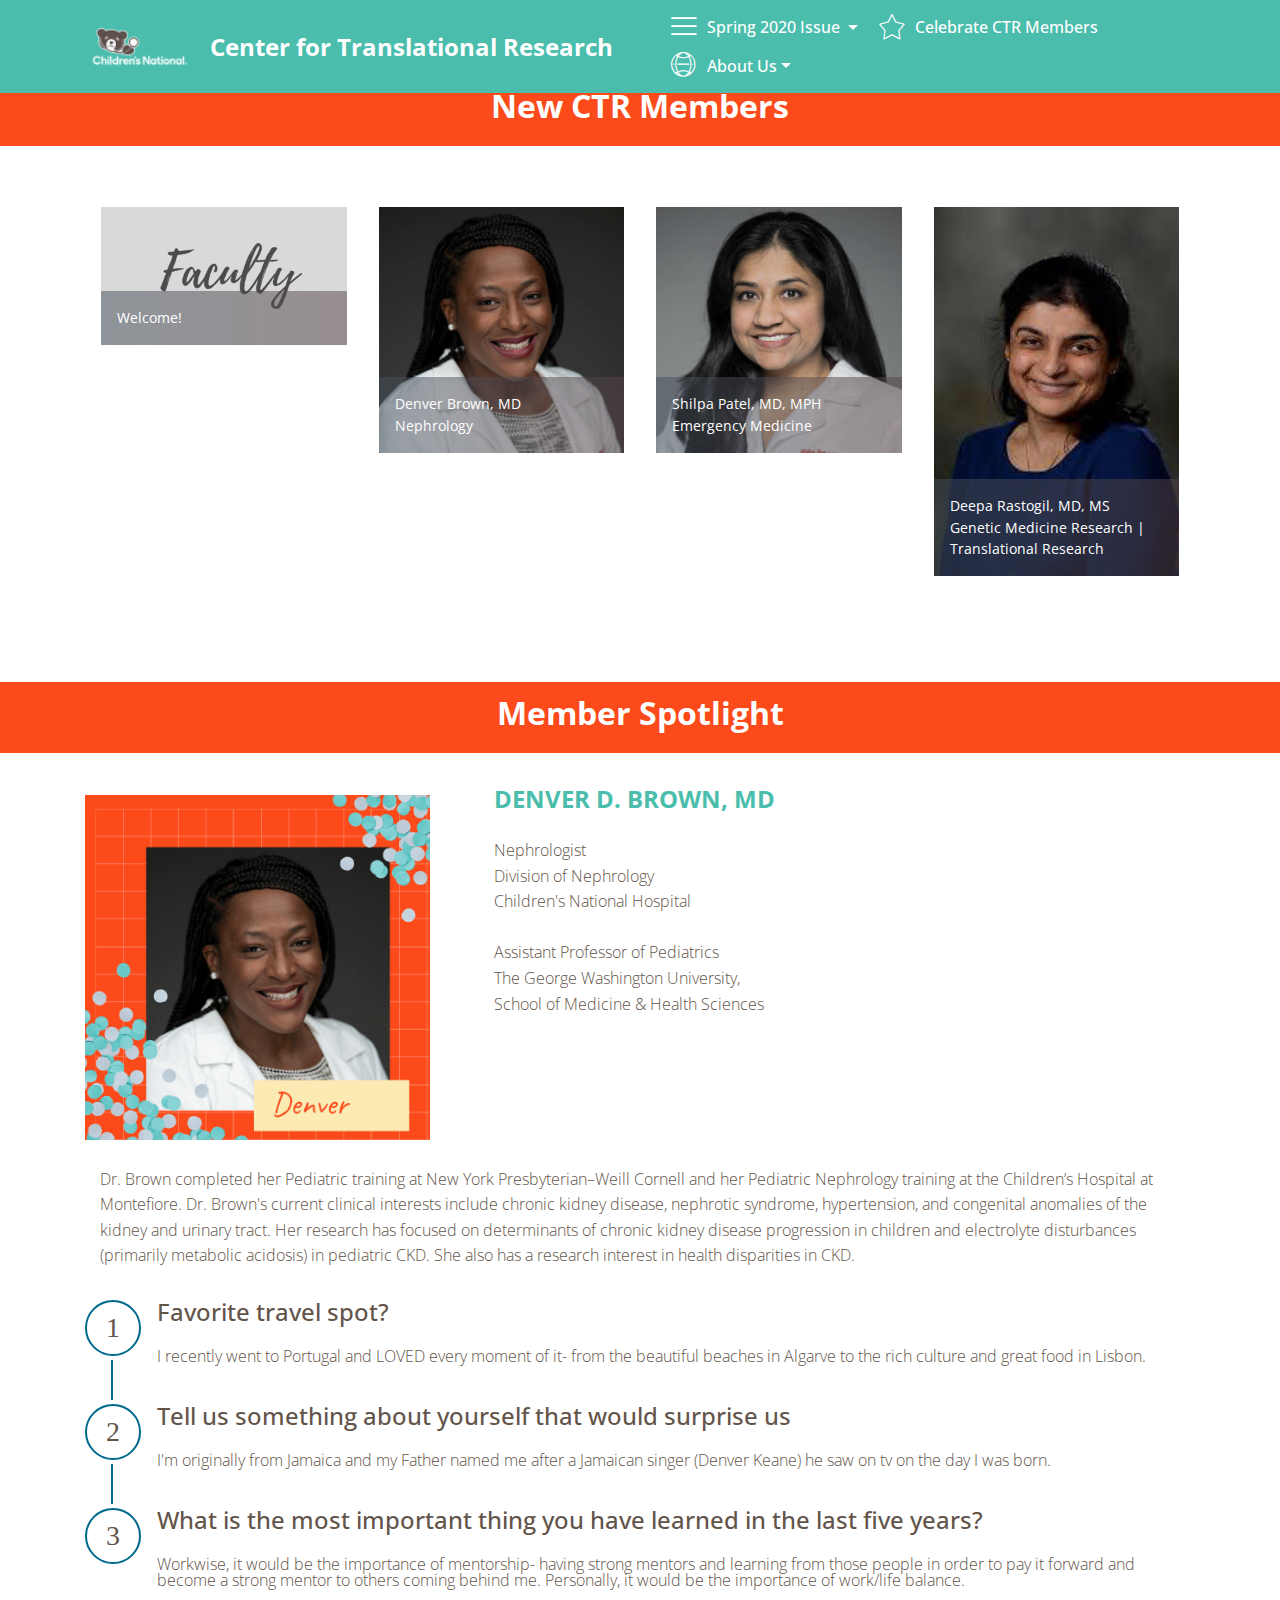
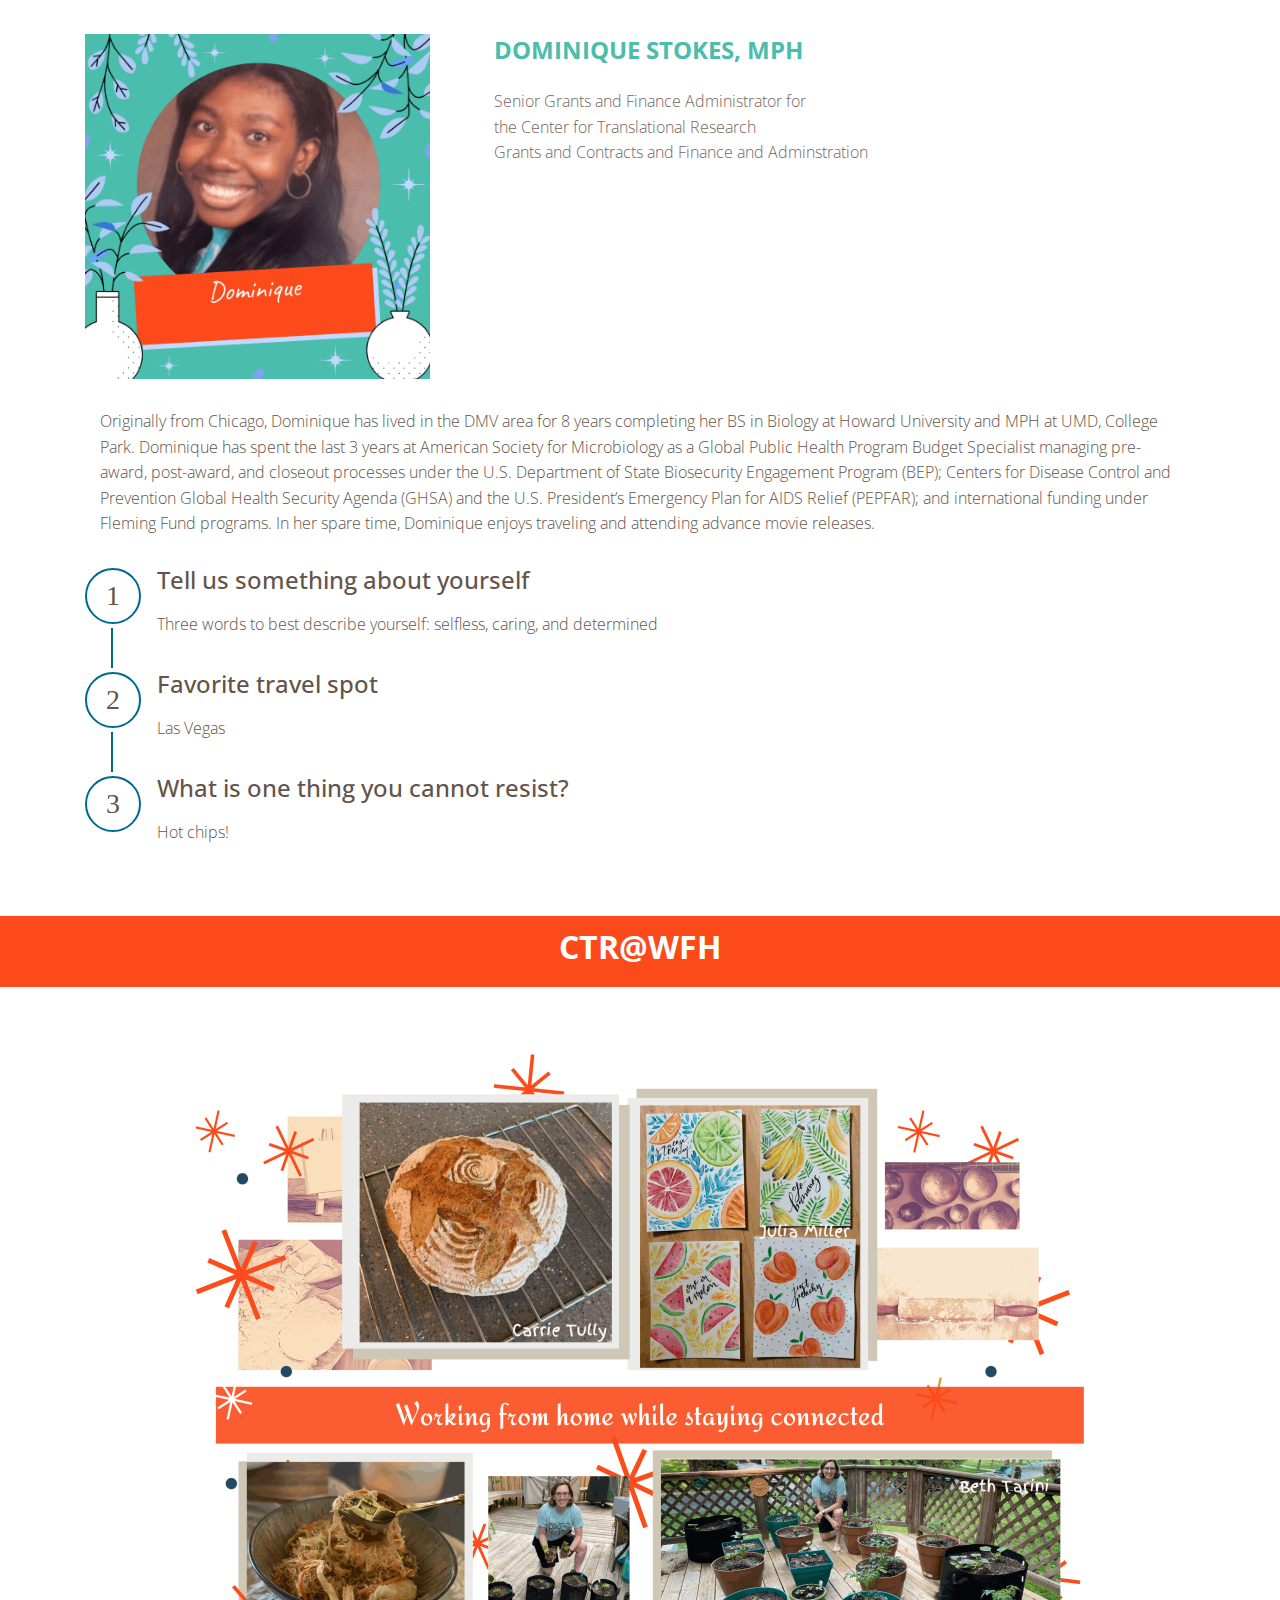
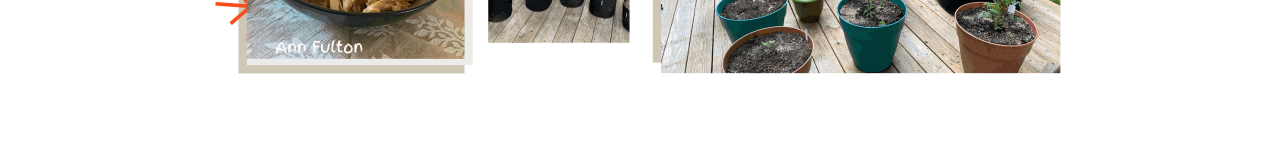
<file: NewCTRMembers.html>
<!DOCTYPE html>
<html  >
<head>
  <!-- Site made with Mobirise Website Builder v4.11.2, https://mobirise.com -->
  <meta charset="UTF-8">
  <meta http-equiv="X-UA-Compatible" content="IE=edge">
  <meta name="generator" content="Mobirise v4.11.2, mobirise.com">
  <meta name="viewport" content="width=device-width, initial-scale=1, minimum-scale=1">
  <link rel="shortcut icon" href="assets/images/cn-pr-grad-3c-cmyk-sm-062017-128x85.png" type="image/x-icon">
  <meta name="description" content="Website Builder Description">
  
  <title>CTRMembers</title>
  <link rel="stylesheet" href="assets/web/assets/mobirise-icons-bold/mobirise-icons-bold.css">
  <link rel="stylesheet" href="assets/web/assets/mobirise-icons/mobirise-icons.css">
  <link rel="stylesheet" href="assets/bootstrap/css/bootstrap.min.css">
  <link rel="stylesheet" href="assets/bootstrap/css/bootstrap-grid.min.css">
  <link rel="stylesheet" href="assets/bootstrap/css/bootstrap-reboot.min.css">
  <link rel="stylesheet" href="assets/dropdown/css/style.css">
  <link rel="stylesheet" href="assets/tether/tether.min.css">
  <link rel="stylesheet" href="assets/theme/css/style.css">
  <link rel="stylesheet" href="assets/gallery/style.css">
  <link rel="preload" as="style" href="assets/mobirise/css/mbr-additional.css"><link rel="stylesheet" href="assets/mobirise/css/mbr-additional.css" type="text/css">
  
  
  
</head>
<body>
  <section class="menu cid-qTkzRZLJNu" once="menu" id="menu1-1h">

    

    <nav class="navbar navbar-expand beta-menu navbar-dropdown align-items-center navbar-fixed-top navbar-toggleable-sm">
        <button class="navbar-toggler navbar-toggler-right" type="button" data-toggle="collapse" data-target="#navbarSupportedContent" aria-controls="navbarSupportedContent" aria-expanded="false" aria-label="Toggle navigation">
            <div class="hamburger">
                <span></span>
                <span></span>
                <span></span>
                <span></span>
            </div>
        </button>
        <div class="menu-logo">
            <div class="navbar-brand">
                <span class="navbar-logo">
                    <a href="https://childrensnational.org">
                         <img src="assets/images/cn-master-ol-whttxt-rgb-hires-sm-98x51.png" alt="Mobirise" title="" style="height: 3.8rem;">
                    </a>
                </span>
                <span class="navbar-caption-wrap"><a class="navbar-caption text-white display-5" href="https://childrensnational.org/research-and-education/center-for-translational-research" target="_blank">
                        Center for Translational Research</a></span>
            </div>
        </div>
        <div class="collapse navbar-collapse" id="navbarSupportedContent">
            <ul class="navbar-nav nav-dropdown nav-right" data-app-modern-menu="true"><li class="nav-item dropdown">
                    <a class="nav-link link dropdown-toggle text-white display-4" href="https://childrensnational.org/research-and-education/center-for-translational-research" data-toggle="dropdown-submenu" aria-expanded="true" target="_blank"><span class="mbrib-menu mbr-iconfont mbr-iconfont-btn"></span>Spring 2020 Issue&nbsp;</a><div class="dropdown-menu"><a class="dropdown-item text-white display-4" href="index.html" target="_blank">Homepage<br></a><a class="dropdown-item text-white display-4" href="FacultyNews.html" target="_blank">Faculty News<br></a><a class="dropdown-item text-white display-4" href="AroundResearch.html" target="_blank">Around Research</a><a class="dropdown-item text-white display-4" href="NewCTRMembers.html" aria-expanded="false" target="_blank">CTR Members</a><a class="dropdown-item text-white display-4" href="ResearchResources.html" target="_blank">Research Resources<br></a><div class="dropdown"><a class="dropdown-item dropdown-toggle text-white display-4" href="https://childrensnational.org/research-and-education/center-for-translational-research" aria-expanded="false" target="_blank" data-toggle="dropdown-submenu">Archived Newsletters<br></a><div class="dropdown-menu dropdown-submenu"><a class="dropdown-item text-white display-4" href="assets/files/CTR_Connectors Corner_Spring 2019.pdf" aria-expanded="false" target="_blank">Spring 2019</a><a class="dropdown-item text-white display-4" href="assets/files/CTR_CC_Summer.2019.pdf" aria-expanded="false" target="_blank">Summer 2019<br></a><a class="dropdown-item text-white display-4" href="https://ctrinfo.github.io/NewsletterF19/" aria-expanded="false" target="_blank">Fall 2019<br></a><a class="dropdown-item text-white display-4" href="https://ctrinfo.github.io/NewsletterWinter2020/index.html" aria-expanded="false" target="_blank">Winter 2020<br></a></div></div></div>
                </li><li class="nav-item"><a class="nav-link link text-white display-4" href="CTRform.html" aria-expanded="false" target="_blank"><span class="mbri-star mbr-iconfont mbr-iconfont-btn"></span>Celebrate CTR Members</a></li><li class="nav-item dropdown">
                     <a class="nav-link link dropdown-toggle text-white display-4" href="https://childrensnational.org/research-and-education/center-for-translational-research" data-toggle="dropdown-submenu" aria-expanded="false"><span class="mbri-globe-2 mbr-iconfont mbr-iconfont-btn"></span>
                        
                        About Us</a><div class="dropdown-menu"><a class="dropdown-item text-white display-4" href="CTRLeadership.html" target="_blank">CTR Leadership</a><a class="dropdown-item text-white display-4" href="https://childrensnational.org/research-and-education/center-for-translational-research" target="_blank">CTR</a></div>
                </li></ul>
            
        </div>
    </nav>
</section>

<section class="engine"><a href="https://mobirise.info/j">website templates</a></section><section class="mbr-section content4 cid-rClJ3XhVj3" id="content4-1k">

    

    <div class="container">
        <div class="media-container-row">
            <div class="title col-12 col-md-8">
                <h2 class="align-center pb-3 mbr-fonts-style display-2"><strong>
                    New CTR Members</strong></h2>
                
                
            </div>
        </div>
    </div>
</section>

<section class="mbr-gallery mbr-slider-carousel cid-rBZ2Jzg9co" id="gallery4-28">

    

    <div class="container">
        <div><!-- Gallery --><div class="gallery-row"><div class="mbr-gallery-layout-default"><div><div class="row-first row justify-content-center m-0"><div class="mbr-gallery-item col-lg-3 col-md-6 col-sm-12 p-3" data-video-url="false"><div href="#lb-gallery4-28" data-slide-to="0" data-toggle="modal"><img src="assets/images/10-528x408-369x207.png" alt="" title=""><span class="icon-focus"></span><span class="mbr-gallery-title mbr-fonts-style display-7">Welcome!</span></div></div><div class="mbr-gallery-item col-lg-3 col-md-6 col-sm-12 p-3" data-video-url="false"><div href="#lb-gallery4-28" data-slide-to="1" data-toggle="modal"><img src="assets/images/brown-denver-md-525x525-525x525.jpg" alt="" title=""><span class="icon-focus"></span><span class="mbr-gallery-title mbr-fonts-style display-7"><strong><a href="https://childrensnational.org/visit/find-a-provider/denver-brown" target="_blank">Denver Brown, MD</a></strong><br><a href="https://childrensnational.org/visit/find-a-provider/denver-brown" target="_blank">Nephrology</a></span></div></div><div class="mbr-gallery-item col-lg-3 col-md-6 col-sm-12 p-3" data-video-url="false"><div href="#lb-gallery4-28" data-slide-to="2" data-toggle="modal"><img src="assets/images/patel-shilpa-md-mph-525x525-525x525.jpg" alt="" title=""><span class="icon-focus"></span><span class="mbr-gallery-title mbr-fonts-style display-7"><strong><a href="https://childrensnational.org/visit/find-a-provider/shilpa-patel" target="_blank">Shilpa Patel, MD, MPH</a></strong><br><a href="https://childrensnational.org/visit/find-a-provider/shilpa-patel" target="_blank">Emergency Medicine</a></span></div></div><div class="mbr-gallery-item col-lg-3 col-md-6 col-sm-12 p-3" data-video-url="false"><div href="#lb-gallery4-28" data-slide-to="3" data-toggle="modal"><img src="assets/images/rastogi-deepa-md-ms-183x275-183x275.jpg" alt="" title=""><span class="icon-focus"></span><span class="mbr-gallery-title mbr-fonts-style display-7"><strong><a href="https://childrensnational.org/research-and-education/about-cri/faculty-and-leadership-directory/rastogi-deepa" target="_blank">Deepa Rastogil, MD, MS</a></strong><br><a href="https://childrensnational.org/research-and-education/about-cri/faculty-and-leadership-directory/rastogi-deepa" target="_blank">Genetic Medicine Research | Translational Research</a></span></div></div></div></div><div class="clearfix"></div></div></div><!-- Lightbox --><div data-app-prevent-settings="" class="mbr-slider modal fade carousel slide" tabindex="-1" data-keyboard="true" data-interval="false" id="lb-gallery4-28"><div class="modal-dialog"><div class="modal-content"><div class="modal-body"><div class="carousel-inner"><div class="carousel-item active"><img src="assets/images/10-528x408.png" alt="" title=""></div><div class="carousel-item active"><img src="assets/images/brown-denver-md-525x525.jpg" alt="" title=""></div><div class="carousel-item"><img src="assets/images/patel-shilpa-md-mph-525x525.jpg" alt="" title=""></div><div class="carousel-item active"><img src="assets/images/rastogi-deepa-md-ms-183x275.jpg" alt="" title=""></div><div class="carousel-item active"><img src="assets/images/mbr-1920x1280.jpg" alt="" title=""></div><div class="carousel-item active"><img src="assets/images/charu-gupta-md-525x525.jpg" alt="" title=""></div><div class="carousel-item active"><img src="assets/images/sahira-long-md-faap-225x225.jpg" alt="" title=""></div><div class="carousel-item active"><img src="assets/images/connolly-megan-phd-525x525.jpg" alt="" title=""></div></div><a class="carousel-control carousel-control-prev" role="button" data-slide="prev" href="#lb-gallery4-28"><span class="mbri-left mbr-iconfont" aria-hidden="true"></span><span class="sr-only">Previous</span></a><a class="carousel-control carousel-control-next" role="button" data-slide="next" href="#lb-gallery4-28"><span class="mbri-right mbr-iconfont" aria-hidden="true"></span><span class="sr-only">Next</span></a><a class="close" href="#" role="button" data-dismiss="modal"><span class="sr-only">Close</span></a></div></div></div></div></div>
    </div>

</section>

<section class="mbr-section content4 cid-rYMiw9li9X" id="content4-70">

    

    <div class="container">
        <div class="media-container-row">
            <div class="title col-12 col-md-8">
                <h2 class="align-center pb-3 mbr-fonts-style display-2"><strong>
                    Member Spotlight</strong></h2>
                
                
            </div>
        </div>
    </div>
</section>

<section class="header3 cid-rYMiD0ozVY" id="header3-71">

    

    

    <div class="container">
        <div class="media-container-row">
            <div class="mbr-figure" style="width: 55%;">
                <img src="assets/images/9-800x800.png" alt="Mobirise" title="">
            </div>

            <div class="media-content">
                
                <h3 class="mbr-section-subtitle align-left mbr-white mbr-light pb-3 mbr-fonts-style display-5"><strong>DENVER D. BROWN, MD</strong></h3>
                <div class="mbr-section-text mbr-white pb-3 ">
                    <p class="mbr-text mbr-fonts-style display-4">Nephrologist<br>Division of Nephrology<br>Children's National Hospital<br><br>Assistant Professor of Pediatrics<br>The George Washington University,<br>School of Medicine &amp; Health Sciences<br><br><br><br><br></p>
                </div>
                
            </div>
        </div>
    </div>

</section>

<section class="mbr-section article content1 cid-rZxgkEIxV6" id="content1-7l">
    
     

    <div class="container">
        <div class="media-container-row">
            <div class="mbr-text col-12 mbr-fonts-style display-4 col-md-12"><p>Dr. Brown completed her Pediatric training at New York Presbyterian–Weill Cornell and her Pediatric Nephrology training at the Children’s Hospital at Montefiore. Dr. Brown's current clinical interests include chronic kidney disease, nephrotic syndrome, hypertension, and congenital anomalies of the kidney and urinary tract. Her research has focused on determinants of chronic kidney disease progression in children and electrolyte disturbances (primarily metabolic acidosis) in pediatric CKD. She also has a research interest in health disparities in CKD.</p></div>
        </div>
    </div>
</section>

<section class="step1 cid-rYMkHZagqF" id="step1-72">

    

    
    
    <div class="container">
        
        
        <div class="step-container">
            <div class="card separline pb-4">
                <div class="step-element d-flex">
                    <div class="step-wrapper pr-3">
                        <h3 class="step d-flex align-items-center justify-content-center">
                            1
                        </h3>
                    </div>          
                    <div class="step-text-content">
                        <h4 class="mbr-step-title pb-3 mbr-fonts-style display-5">Favorite travel spot?</h4>
                        <p class="mbr-step-text mbr-fonts-style display-4">
                            I recently went to Portugal and LOVED every moment of it- from the beautiful beaches in Algarve to the rich culture and great food in Lisbon.</p>
                    </div>
                </div>
            </div>

            <div class="card separline pb-4">
                <div class="step-element d-flex">
                    <div class="step-wrapper pr-3">
                        <h3 class="step d-flex align-items-center justify-content-center">
                            2
                        </h3>
                    </div>          
                    <div class="step-text-content">
                        <h4 class="mbr-step-title pb-3 mbr-fonts-style display-5">Tell us something about yourself that would surprise us</h4>
                        <p class="mbr-step-text mbr-fonts-style display-4">
                            I'm originally from Jamaica and my Father named me after a Jamaican singer (Denver Keane) he saw on tv on the day I was born.</p>
                    </div>
                </div>
            </div>

            <div class="card">
                <div class="step-element d-flex">
                    <div class="step-wrapper pr-3">
                        <h3 class="step d-flex align-items-center justify-content-center">
                            3
                        </h3>
                    </div>          
                    <div class="step-text-content">
                        <h4 class="mbr-step-title pb-3 mbr-fonts-style display-5">What is the most important thing you have learned in the last five years?</h4>
                        <p class="mbr-step-text mbr-fonts-style display-4">
                            Workwise, it would be the importance of mentorship- having strong mentors and learning from those people in order to pay it forward and become a strong mentor to others coming behind me. Personally, it would be the importance of work/life balance. 
                        </p>
                    </div>
                </div>
            </div>

            
            
            
            
            
            
            
            
            
            
            
        </div>
    </div>
</section>

<section class="header3 cid-rYMoWuZ7G2" id="header3-73">

    

    

    <div class="container">
        <div class="media-container-row">
            <div class="mbr-figure" style="width: 55%;">
                <img src="assets/images/8-800x800.png" alt="Mobirise" title="">
            </div>

            <div class="media-content">
                
                <h3 class="mbr-section-subtitle align-left mbr-white mbr-light pb-3 mbr-fonts-style display-5"><strong>DOMINIQUE STOKES, MPH</strong></h3>
                <div class="mbr-section-text mbr-white pb-3 ">
                    <p class="mbr-text mbr-fonts-style display-4">Senior Grants and Finance Administrator for&nbsp;<br>the Center for Translational Research<br>Grants and Contracts and Finance and Adminstration</p><p>Senior Grants&nbsp;and Finance Administrator for &nbsp; &nbsp; &nbsp; &nbsp; &nbsp; &nbsp; &nbsp; &nbsp; &nbsp; &nbsp; &nbsp; &nbsp; &nbsp; &nbsp; &nbsp; &nbsp; &nbsp; &nbsp; &nbsp; &nbsp; &nbsp; &nbsp; &nbsp; &nbsp; &nbsp; &nbsp; &nbsp; &nbsp; &nbsp; &nbsp; &nbsp; &nbsp; &nbsp; &nbsp; &nbsp; &nbsp; &nbsp; &nbsp; &nbsp; &nbsp; Center for Translational Research&nbsp; &nbsp;&nbsp; &nbsp; &nbsp; &nbsp; &nbsp; &nbsp; &nbsp; &nbsp; &nbsp; &nbsp; &nbsp; &nbsp; &nbsp; &nbsp; &nbsp; &nbsp; &nbsp; &nbsp; &nbsp; &nbsp; &nbsp; &nbsp; &nbsp; &nbsp; &nbsp; &nbsp; &nbsp; &nbsp; &nbsp; &nbsp; &nbsp; &nbsp; &nbsp; &nbsp; &nbsp; &nbsp; &nbsp; &nbsp; &nbsp; &nbsp; &nbsp; &nbsp; &nbsp; &nbsp; &nbsp; &nbsp; &nbsp; &nbsp; Grants and Contracts Administration and Finance &nbsp; &nbsp; &nbsp; &nbsp; &nbsp; &nbsp; &nbsp; &nbsp; &nbsp; &nbsp; &nbsp; &nbsp; &nbsp; &nbsp; &nbsp; &nbsp; &nbsp; &nbsp; &nbsp; &nbsp; &nbsp; &nbsp; &nbsp; &nbsp; &nbsp; &nbsp; &nbsp; &nbsp; &nbsp; &nbsp; &nbsp; &nbsp; &nbsp; Children's National Hospital&nbsp; &nbsp;&nbsp;&nbsp;&nbsp;&nbsp;&nbsp;&nbsp;&nbsp;&nbsp;&nbsp;&nbsp;&nbsp;&nbsp;&nbsp;&nbsp;&nbsp;&nbsp;&nbsp;&nbsp;&nbsp;&nbsp;&nbsp;&nbsp;&nbsp;&nbsp;&nbsp;&nbsp;&nbsp;&nbsp;&nbsp;&nbsp;&nbsp;&nbsp;&nbsp;&nbsp;&nbsp;&nbsp;&nbsp;&nbsp;&nbsp;&nbsp;</p><p></p><p></p>
                </div>
                
            </div>
        </div>
    </div>

</section>

<section class="mbr-section article content1 cid-s0oSk0ymte" id="content1-9b">
    
     

    <div class="container">
        <div class="media-container-row">
            <div class="mbr-text col-12 mbr-fonts-style display-4 col-md-12"><p>Originally from Chicago, Dominique has lived in the DMV area for 8 years completing her BS in Biology at Howard University and MPH at UMD, College Park. Dominique has spent the last 3 years at American Society for Microbiology as a Global Public Health Program Budget Specialist managing pre-award, post-award, and closeout processes under the U.S. Department of State Biosecurity Engagement Program (BEP); Centers for Disease Control and Prevention Global Health Security Agenda (GHSA) and the U.S. President’s Emergency Plan for AIDS Relief (PEPFAR); and international funding under Fleming Fund programs. In her spare time, Dominique enjoys traveling and attending advance movie releases.</p></div>
        </div>
    </div>
</section>

<section class="step1 cid-rYMoXfVlFW" id="step1-74">

    

    
    
    <div class="container">
        
        
        <div class="step-container">
            <div class="card separline pb-4">
                <div class="step-element d-flex">
                    <div class="step-wrapper pr-3">
                        <h3 class="step d-flex align-items-center justify-content-center">
                            1
                        </h3>
                    </div>          
                    <div class="step-text-content">
                        <h4 class="mbr-step-title pb-3 mbr-fonts-style display-5">Tell us something about yourself</h4>
                        <p class="mbr-step-text mbr-fonts-style display-4">Three words to best describe yourself: selfless, caring, and determined</p>
                    </div>
                </div>
            </div>

            <div class="card separline pb-4">
                <div class="step-element d-flex">
                    <div class="step-wrapper pr-3">
                        <h3 class="step d-flex align-items-center justify-content-center">
                            2
                        </h3>
                    </div>          
                    <div class="step-text-content">
                        <h4 class="mbr-step-title pb-3 mbr-fonts-style display-5">Favorite travel spot</h4>
                        <p class="mbr-step-text mbr-fonts-style display-4">
                            Las Vegas</p>
                    </div>
                </div>
            </div>

            <div class="card">
                <div class="step-element d-flex">
                    <div class="step-wrapper pr-3">
                        <h3 class="step d-flex align-items-center justify-content-center">
                            3
                        </h3>
                    </div>          
                    <div class="step-text-content">
                        <h4 class="mbr-step-title pb-3 mbr-fonts-style display-5">What is one thing you cannot resist?</h4>
                        <p class="mbr-step-text mbr-fonts-style display-4">
                            Hot chips!</p>
                    </div>
                </div>
            </div>

            
            
            
            
            
            
            
            
            
            
            
        </div>
    </div>
</section>

<section class="mbr-section content4 cid-rZCWkgQPw9" id="content4-86">

    

    <div class="container">
        <div class="media-container-row">
            <div class="title col-12 col-md-8">
                <h2 class="align-center pb-3 mbr-fonts-style display-2"><strong>CTR@WFH</strong></h2>
                
                
            </div>
        </div>
    </div>
</section>

<section class="cid-s08F86PfHD" id="image3-8p">

    

    <figure class="mbr-figure container">
            <div class="image-block" style="width: 80%;">
                <img src="assets/images/wfh-1-1776x1292.png" width="1400" alt="Mobirise" title="">
                
            </div>
    </figure>
</section>


  <script src="assets/popper/popper.min.js"></script>
  <script src="assets/web/assets/jquery/jquery.min.js"></script>
  <script src="assets/bootstrap/js/bootstrap.min.js"></script>
  <script src="assets/bootstrapcarouselswipe/bootstrap-carousel-swipe.js"></script>
  <script src="assets/dropdown/js/nav-dropdown.js"></script>
  <script src="assets/dropdown/js/navbar-dropdown.js"></script>
  <script src="assets/touchswipe/jquery.touch-swipe.min.js"></script>
  <script src="assets/masonry/masonry.pkgd.min.js"></script>
  <script src="assets/imagesloaded/imagesloaded.pkgd.min.js"></script>
  <script src="assets/smoothscroll/smooth-scroll.js"></script>
  <script src="assets/tether/tether.min.js"></script>
  <script src="assets/vimeoplayer/jquery.mb.vimeo_player.js"></script>
  <script src="assets/theme/js/script.js"></script>
  <script src="assets/slidervideo/script.js"></script>
  <script src="assets/gallery/player.min.js"></script>
  <script src="assets/gallery/script.js"></script>
  
  
 <div id="scrollToTop" class="scrollToTop mbr-arrow-up"><a style="text-align: center;"><i class="mbr-arrow-up-icon mbr-arrow-up-icon-cm cm-icon cm-icon-smallarrow-up"></i></a></div>
  </body>
</html>
</file>
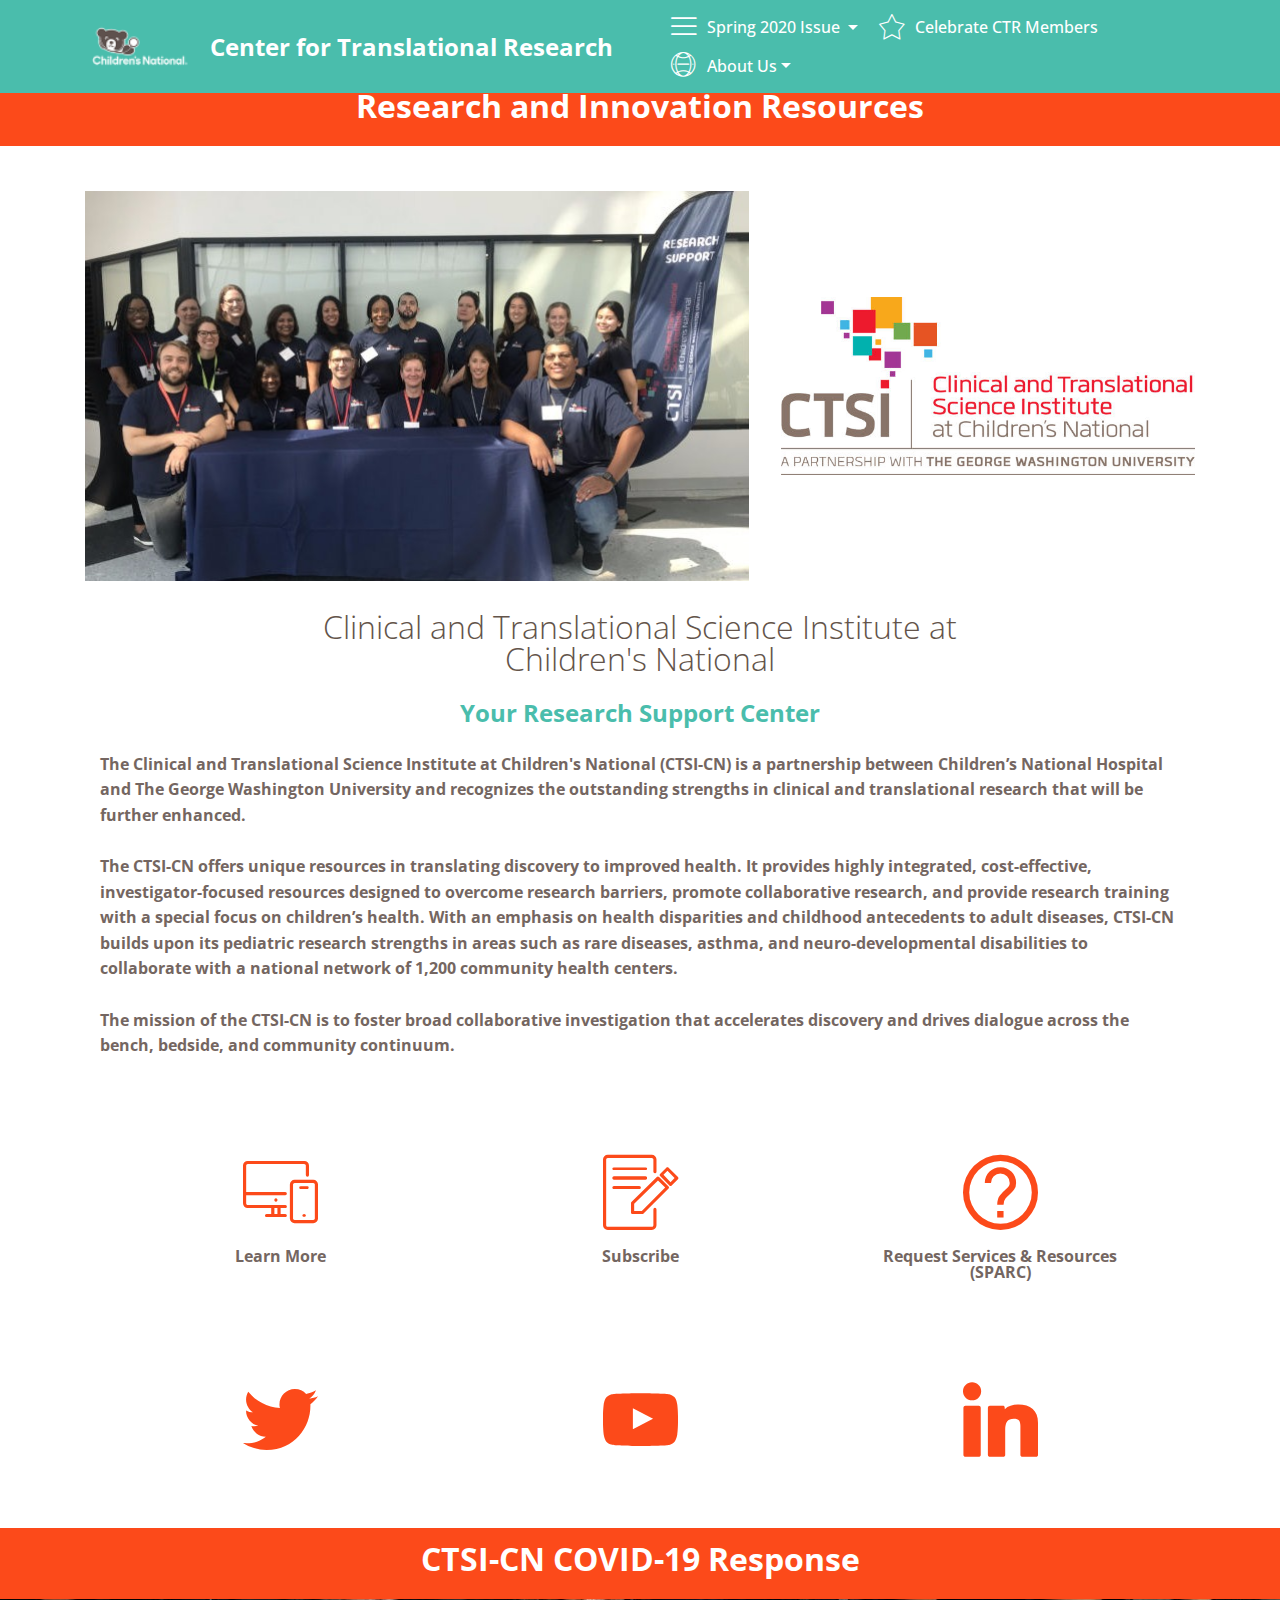
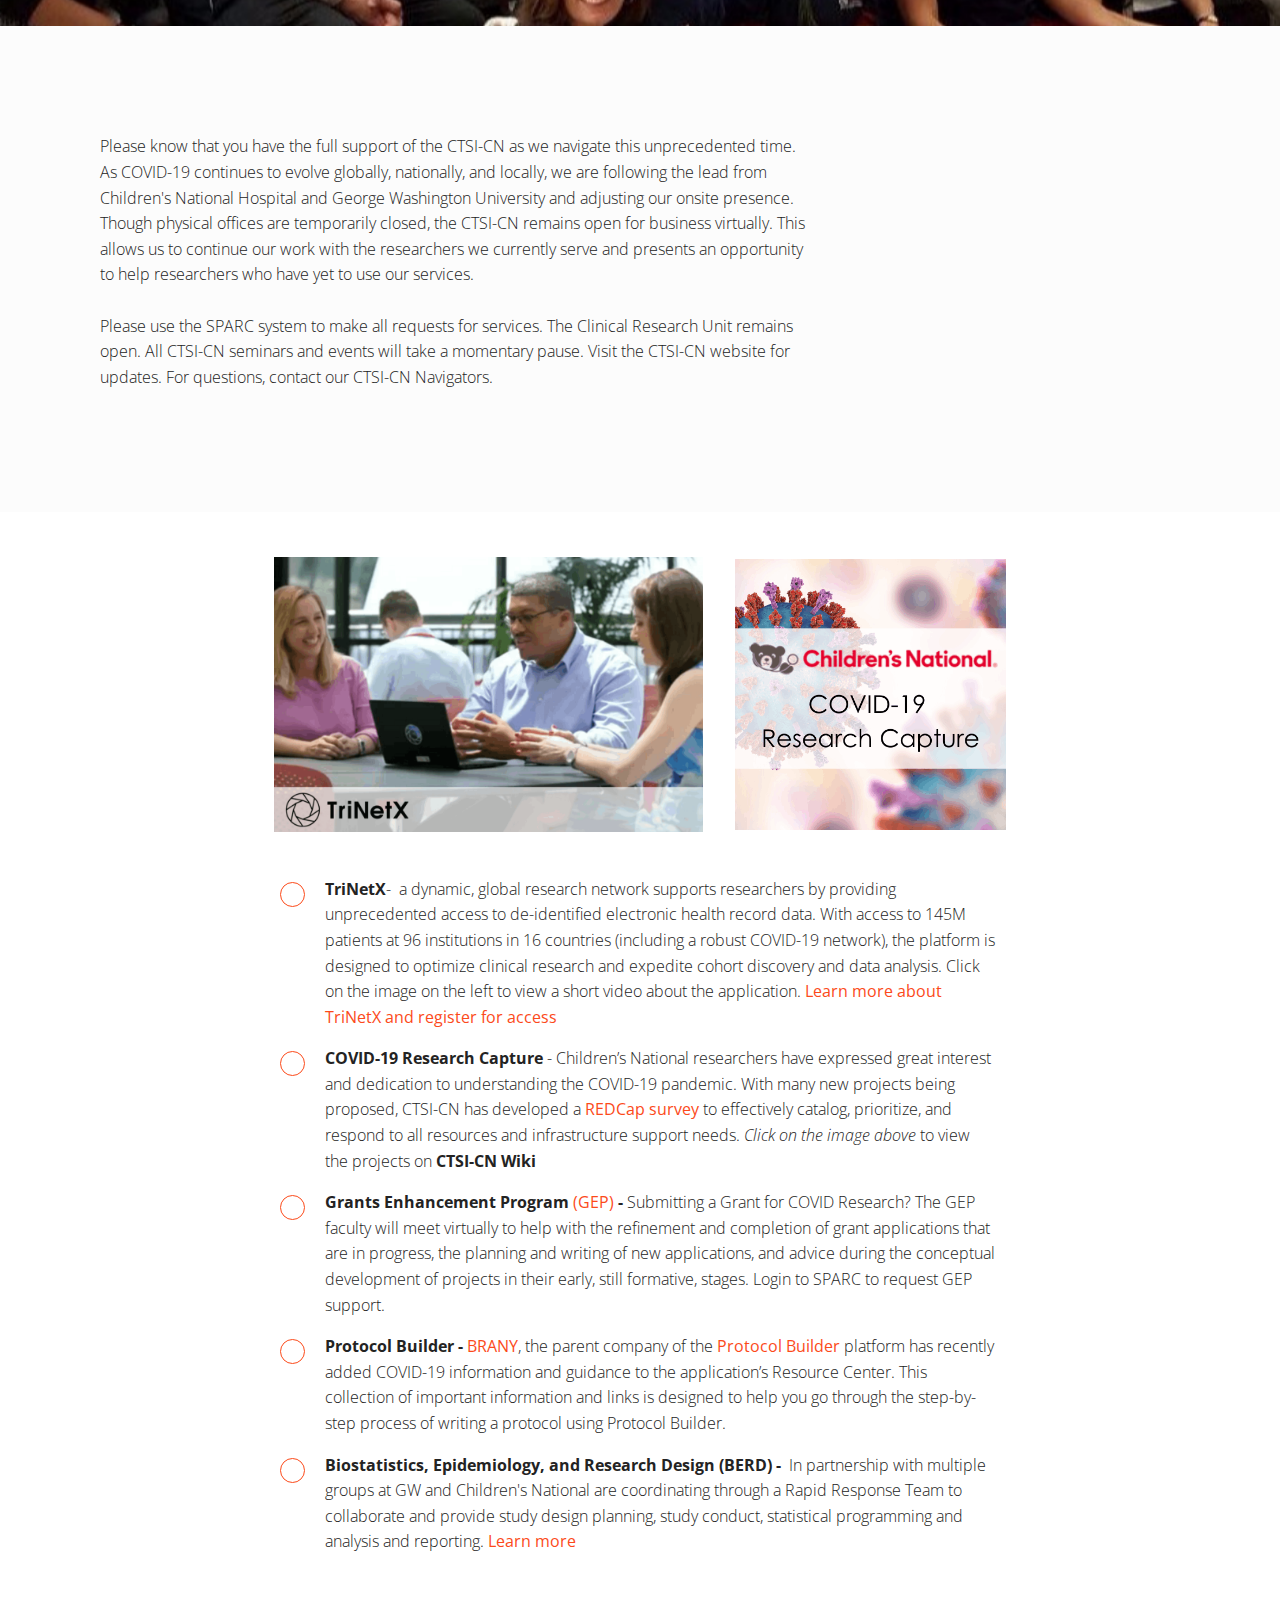
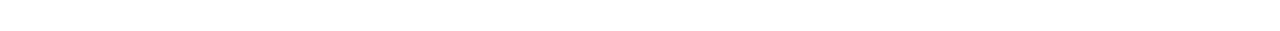
<file: ResearchResources.html>
<!DOCTYPE html>
<html  >
<head>
  <!-- Site made with Mobirise Website Builder v4.11.2, https://mobirise.com -->
  <meta charset="UTF-8">
  <meta http-equiv="X-UA-Compatible" content="IE=edge">
  <meta name="generator" content="Mobirise v4.11.2, mobirise.com">
  <meta name="viewport" content="width=device-width, initial-scale=1, minimum-scale=1">
  <link rel="shortcut icon" href="assets/images/cn-pr-grad-3c-cmyk-sm-062017-128x85.png" type="image/x-icon">
  <meta name="description" content="Web Site Creator Description">
  
  <title>ResearchResources</title>
  <link rel="stylesheet" href="assets/web/assets/mobirise-icons2/mobirise2.css">
  <link rel="stylesheet" href="assets/web/assets/mobirise-icons/mobirise-icons.css">
  <link rel="stylesheet" href="assets/web/assets/mobirise-icons-bold/mobirise-icons-bold.css">
  <link rel="stylesheet" href="assets/bootstrap/css/bootstrap.min.css">
  <link rel="stylesheet" href="assets/bootstrap/css/bootstrap-grid.min.css">
  <link rel="stylesheet" href="assets/bootstrap/css/bootstrap-reboot.min.css">
  <link rel="stylesheet" href="assets/dropdown/css/style.css">
  <link rel="stylesheet" href="assets/tether/tether.min.css">
  <link rel="stylesheet" href="assets/socicon/css/styles.css">
  <link rel="stylesheet" href="assets/theme/css/style.css">
  <link rel="preload" as="style" href="assets/mobirise/css/mbr-additional.css"><link rel="stylesheet" href="assets/mobirise/css/mbr-additional.css" type="text/css">
  
  
  
</head>
<body>
  <section class="menu cid-qTkzRZLJNu" once="menu" id="menu1-1j">

    

    <nav class="navbar navbar-expand beta-menu navbar-dropdown align-items-center navbar-fixed-top navbar-toggleable-sm">
        <button class="navbar-toggler navbar-toggler-right" type="button" data-toggle="collapse" data-target="#navbarSupportedContent" aria-controls="navbarSupportedContent" aria-expanded="false" aria-label="Toggle navigation">
            <div class="hamburger">
                <span></span>
                <span></span>
                <span></span>
                <span></span>
            </div>
        </button>
        <div class="menu-logo">
            <div class="navbar-brand">
                <span class="navbar-logo">
                    <a href="https://childrensnational.org">
                         <img src="assets/images/cn-master-ol-whttxt-rgb-hires-sm-98x51.png" alt="Mobirise" title="" style="height: 3.8rem;">
                    </a>
                </span>
                <span class="navbar-caption-wrap"><a class="navbar-caption text-white display-5" href="https://childrensnational.org/research-and-education/center-for-translational-research" target="_blank">
                        Center for Translational Research</a></span>
            </div>
        </div>
        <div class="collapse navbar-collapse" id="navbarSupportedContent">
            <ul class="navbar-nav nav-dropdown nav-right" data-app-modern-menu="true"><li class="nav-item dropdown">
                    <a class="nav-link link dropdown-toggle text-white display-4" href="https://childrensnational.org/research-and-education/center-for-translational-research" data-toggle="dropdown-submenu" aria-expanded="true" target="_blank"><span class="mbrib-menu mbr-iconfont mbr-iconfont-btn"></span>Spring 2020 Issue&nbsp;</a><div class="dropdown-menu"><a class="dropdown-item text-white display-4" href="index.html" target="_blank">Homepage<br></a><a class="dropdown-item text-white display-4" href="FacultyNews.html" target="_blank">Faculty News<br></a><a class="dropdown-item text-white display-4" href="AroundResearch.html" target="_blank">Around Research</a><a class="dropdown-item text-white display-4" href="NewCTRMembers.html" aria-expanded="false" target="_blank">CTR Members</a><a class="dropdown-item text-white display-4" href="ResearchResources.html" target="_blank">Research Resources<br></a><div class="dropdown"><a class="dropdown-item dropdown-toggle text-white display-4" href="https://childrensnational.org/research-and-education/center-for-translational-research" aria-expanded="false" target="_blank" data-toggle="dropdown-submenu">Archived Newsletters<br></a><div class="dropdown-menu dropdown-submenu"><a class="dropdown-item text-white display-4" href="assets/files/CTR_Connectors Corner_Spring 2019.pdf" aria-expanded="false" target="_blank">Spring 2019</a><a class="dropdown-item text-white display-4" href="assets/files/CTR_CC_Summer.2019.pdf" aria-expanded="false" target="_blank">Summer 2019<br></a><a class="dropdown-item text-white display-4" href="https://ctrinfo.github.io/NewsletterF19/" aria-expanded="false" target="_blank">Fall 2019<br></a><a class="dropdown-item text-white display-4" href="https://ctrinfo.github.io/NewsletterWinter2020/index.html" aria-expanded="false" target="_blank">Winter 2020<br></a></div></div></div>
                </li><li class="nav-item"><a class="nav-link link text-white display-4" href="CTRform.html" aria-expanded="false" target="_blank"><span class="mbri-star mbr-iconfont mbr-iconfont-btn"></span>Celebrate CTR Members</a></li><li class="nav-item dropdown">
                     <a class="nav-link link dropdown-toggle text-white display-4" href="https://childrensnational.org/research-and-education/center-for-translational-research" data-toggle="dropdown-submenu" aria-expanded="false"><span class="mbri-globe-2 mbr-iconfont mbr-iconfont-btn"></span>
                        
                        About Us</a><div class="dropdown-menu"><a class="dropdown-item text-white display-4" href="CTRLeadership.html" target="_blank">CTR Leadership</a><a class="dropdown-item text-white display-4" href="https://childrensnational.org/research-and-education/center-for-translational-research" target="_blank">CTR</a></div>
                </li></ul>
            
        </div>
    </nav>
</section>

<section class="engine"><a href="https://mobirise.info/u">bootstrap responsive templates</a></section><section class="mbr-section content4 cid-rCsgyZQNMM" id="content4-2f">

    

    <div class="container">
        <div class="media-container-row">
            <div class="title col-12 col-md-8">
                <h2 class="align-center pb-3 mbr-fonts-style display-2"><strong>
                    Research and Innovation Resources</strong></h2>
                
                
            </div>
        </div>
    </div>
</section>

<section class="cid-rCsAHMnhW5" id="content13-2u">
    
    <div class="container">
            <div class="media-container-row" style="width: 100%;">
                <div class="img-item item1" style="width: 163%;">
                    <img src="assets/images/photo-sep-11-2-10-41-pm-736x552.jpeg" alt="" title="">
                    
                </div>
                <div class="img-item">
                    <a href="https://ctsicn.org/" target="_blank"><img src="assets/images/ctsi-logo-rgb-664x284.jpg" alt="" title=""></a>
                    
                </div>
            </div>
    </div>
</section>

<section class="mbr-section content4 cid-rMVTJH3hqN" id="content4-5r">

    

    <div class="container">
        <div class="media-container-row">
            <div class="title col-12 col-md-8">
                <h2 class="align-center pb-3 mbr-fonts-style display-2">
                    Clinical and Translational Science Institute at Children's National</h2>
                
                
            </div>
        </div>
    </div>
</section>

<section class="header12 cid-rCskCFMmdk" id="header12-2i">

    

    

    <div class="container  ">
            <div class="media-container">
                <div class="col-md-12 align-center">
                    <h1 class="mbr-section-title pb-3 mbr-white mbr-bold mbr-fonts-style display-5">Your Research Support Center</h1>
                    <p class="mbr-text pb-3 mbr-white mbr-fonts-style display-4"><strong>The Clinical and Translational Science Institute at Children's National (CTSI-CN) is a partnership between Children’s National Hospital and The George Washington University and recognizes the outstanding strengths in clinical and translational research that will be further enhanced.</strong><br><br><strong>The CTSI-CN offers unique resources in translating discovery to improved health. It provides highly integrated, cost-effective, investigator-focused resources designed to overcome research barriers, promote collaborative research, and provide research training with a special focus on children’s health. With an emphasis on health disparities and childhood antecedents to adult diseases, CTSI-CN builds upon its pediatric research strengths in areas such as rare diseases, asthma, and neuro-developmental disabilities to collaborate with a national network of 1,200 community health centers.</strong><br><br><strong>The mission of the CTSI-CN is to foster broad collaborative investigation that accelerates discovery and drives dialogue across the bench, bedside, and community continuum.&nbsp;</strong><br><strong>
                    </strong></p>
                    

                    <div class="icons-media-container mbr-white">
                        <div class="card col-12 col-md-6 col-lg-4">
                            <div class="icon-block">
                            <a href="https://ctsicn.org/" target="_blank">
                                <span class="mbr-iconfont mbri-responsive" style="color: rgb(252, 74, 26); fill: rgb(252, 74, 26); font-size: 75px;"></span>
                            </a>
                            </div>
                            <h5 class="mbr-fonts-style display-4"><strong>
                                Learn More</strong></h5>
                        </div>

                        <div class="card col-12 col-md-6 col-lg-4">
                            <div class="icon-block">
                                <a href="https://visitor.r20.constantcontact.com/d.jsp?llr=fpfpslfab&p=oi&m=1105268807141&sit=gdlpvg5fb&f=d86e3613-7530-4cbe-a577-ccf2a40ab3fb" target="_blank">
                                    <span class="mbr-iconfont mbri-edit" style="color: rgb(252, 74, 26); fill: rgb(252, 74, 26); font-size: 75px;"></span>
                                </a>
                            </div>
                            <h5 class="mbr-fonts-style display-4"><strong>
                                Subscribe</strong></h5>
                        </div>

                        <div class="card col-12 col-md-6 col-lg-4">
                            <div class="icon-block">
                                <a href="https://ctsicn.org/node/221">
                                    <span class="mbr-iconfont mobi-mbri-help mobi-mbri" style="color: rgb(252, 74, 26); fill: rgb(252, 74, 26); font-size: 75px;"></span>
                                </a>
                            </div>
                            <h5 class="mbr-fonts-style display-4"><strong>Request Services &amp; Resources</strong><br><strong>(SPARC)</strong></h5>
                        </div>

                        
                    </div>
                </div>
            </div>
    </div>

    
</section>

<section class="header12 cid-s0ouTvh8xe" id="header12-9a">

    

    

    <div class="container  ">
            <div class="media-container">
                <div class="col-md-12 align-center">
                    
                    
                    

                    <div class="icons-media-container mbr-white">
                        <div class="card col-12 col-md-6 col-lg-4">
                            <div class="icon-block">
                            <a href="https://twitter.com/ctsicn" target="_blank">
                                <span class="mbr-iconfont socicon-twitter socicon" style="color: rgb(252, 74, 26); fill: rgb(252, 74, 26); font-size: 75px;"></span>
                            </a>
                            </div>
                            
                        </div>

                        <div class="card col-12 col-md-6 col-lg-4">
                            <div class="icon-block">
                                <a href="https://www.youtube.com/channel/UCj7ALvWY_l9mTtv6rPsqdqA" target="_blank">
                                    <span class="mbr-iconfont socicon-youtube socicon" style="color: rgb(252, 74, 26); fill: rgb(252, 74, 26); font-size: 75px;"></span>
                                </a>
                            </div>
                            
                        </div>

                        <div class="card col-12 col-md-6 col-lg-4">
                            <div class="icon-block">
                                <a href="https://www.linkedin.com/company/ctsicn">
                                    <span class="mbr-iconfont socicon-linkedin socicon" style="color: rgb(252, 74, 26); fill: rgb(252, 74, 26); font-size: 75px;"></span>
                                </a>
                            </div>
                            
                        </div>

                        
                    </div>
                </div>
            </div>
    </div>

    
</section>

<section class="mbr-section content4 cid-rZOMBIE4fT" id="content4-8f">

    

    <div class="container">
        <div class="media-container-row">
            <div class="title col-12 col-md-8">
                <h2 class="align-center pb-3 mbr-fonts-style display-2"><strong>CTSI-CN COVID-19 Response</strong></h2>
                
                
            </div>
        </div>
    </div>
</section>

<section class="header9 cid-rZONenUBA6 mbr-parallax-background" id="header9-8h">

    

    <div class="mbr-overlay" style="opacity: 0.8; background-color: rgb(255, 255, 255);">
    </div>

    <div class="container">
        <div class="media-container-column mbr-white col-lg-8 col-md-10">
            
            
            <p class="mbr-text align-left pb-3 mbr-fonts-style display-4">Please know that you have the full support of the CTSI-CN as we navigate this unprecedented time.
As COVID-19 continues to evolve globally, nationally, and locally, we are following the lead from Children's National Hospital and George Washington University and adjusting our onsite presence. Though physical offices are temporarily closed, the CTSI-CN remains open for business virtually. This allows us to continue our work with the researchers we currently serve and presents an opportunity to help researchers who have yet to use our services. 
<br>
<br>Please use the SPARC system to make all requests for services. The Clinical Research Unit remains open. All CTSI-CN seminars and events will take a momentary pause. Visit the CTSI-CN website for updates. For questions, contact our CTSI-CN Navigators.&nbsp;<br></p>
            
        </div>
    </div>

    
</section>

<section class="cid-rZOPPID2kO" id="image4-8i">
    <!-- Block parameters controls (Blue "Gear" panel) -->
    
    <!-- End block parameters -->
    <div class="container images-container">
            <div class="media-container-row" style="width: 66%;">
                <div class="img-item item1" style="width: 163%;">
                    <a href="https://www.youtube.com/watch?v=pQ1xmthejz4"><img src="assets/images/trinetx-1-1086x775.png" alt="" title=""></a>
                    
                </div>
                <div class="img-item">
                    <a href="https://wiki.ctsicn.org/" target="_blank"><img src="assets/images/covid-19-10-500x500.png" alt="" title=""></a>
                    
                </div>
            </div>
    </div>
</section>

<section class="mbr-section article content12 cid-rZOTa6XFFz" id="content12-8m">
     

    <div class="container">
        <div class="media-container-row">
            <div class="mbr-text counter-container col-12 col-md-8 mbr-fonts-style display-4">
                <ul>
                    <li><strong>TriNetX</strong>- &nbsp;a dynamic, global research network supports researchers by providing unprecedented access to de-identified electronic health record data. With access to 145M patients at 96 institutions in 16 countries (including a robust COVID-19 network), the platform is designed to optimize clinical research and expedite cohort discovery and data analysis. Click on the image on the left to view a short video about the application. <a href="https://www.ctsicn.org/trinetx" class="text-success">Learn more about TriNetX and register for access</a></li>
                    <li><strong>COVID-19 Research Capture</strong>&nbsp;- Children’s National researchers have expressed great interest and dedication to understanding the COVID-19 pandemic. With many new projects being proposed, CTSI-CN has developed a<strong> <a href="https://cri-datacap.org/surveys/index.php?s=AJ8TA9JL4E" target="_blank" class="text-success">REDCap survey</a> </strong>to effectively catalog, prioritize, and respond to all resources and infrastructure support needs. <em>Click on the image above</em> to view the projects on&nbsp;<strong>CTSI-CN Wiki</strong></li><li><strong>Grants Enhancement Program<a href="https://ctsicn.org/gep" target="_blank" class="text-success"> (GEP)</a>
 -&nbsp;</strong><span style="font-size: 1rem;">Submitting a Grant for COVID Research? The GEP faculty will meet virtually to help with the refinement and completion of grant applications that are in progress, the planning and writing of new applications, and advice during the conceptual development of projects in their early, still formative, stages. Login to SPARC to request GEP support.&nbsp;</span></li><li><strong>Protocol Builder - 
</strong><span style="font-size: 1rem;"><a href="http://www.brany.com/" target="_blank" class="text-success">BRANY</a>, the parent company of the <strong><a href="https://www.ctsicn.org/ProtocolBuilder" target="_blank" class="text-success">Protocol Builder</a></strong> platform has recently added COVID-19 information and guidance to the application’s Resource Center. This collection of important information and links is designed to help you go through the step-by-step process of writing a protocol using Protocol Builder.</span></li><li><span style="font-size: 1rem;"><strong>Biostatistics, Epidemiology, and Research Design (BERD) - </strong>&nbsp;In partnership with multiple groups at GW and Children's National are coordinating through a Rapid Response Team to collaborate and provide study design planning, study conduct, statistical programming and analysis and reporting. <a href="https://www.ctsicn.org/sites/default/files//nodeAttachments/Rapid%20Response%20Team%20-%20webpage%20contents.pdf" target="_blank" class="text-success">Learn more</a></span></li>
                </ul>
            </div>
        </div>
    </div>
</section>


  <script src="assets/web/assets/jquery/jquery.min.js"></script>
  <script src="assets/popper/popper.min.js"></script>
  <script src="assets/bootstrap/js/bootstrap.min.js"></script>
  <script src="assets/dropdown/js/nav-dropdown.js"></script>
  <script src="assets/dropdown/js/navbar-dropdown.js"></script>
  <script src="assets/tether/tether.min.js"></script>
  <script src="assets/vimeoplayer/jquery.mb.vimeo_player.js"></script>
  <script src="assets/parallax/jarallax.min.js"></script>
  <script src="assets/smoothscroll/smooth-scroll.js"></script>
  <script src="assets/touchswipe/jquery.touch-swipe.min.js"></script>
  <script src="assets/theme/js/script.js"></script>
  
  
 <div id="scrollToTop" class="scrollToTop mbr-arrow-up"><a style="text-align: center;"><i class="mbr-arrow-up-icon mbr-arrow-up-icon-cm cm-icon cm-icon-smallarrow-up"></i></a></div>
  </body>
</html>
</file>
<file: assets/web/assets/mobirise-icons-bold/mobirise-icons-bold.css>
@font-face {
  font-family: 'mobirise-icons-bold';
  font-display: swap;
  src:  url('mobirise-icons-bold.eot?m1l4yr');
  src:  url('mobirise-icons-bold.eot?m1l4yr#iefix') format('embedded-opentype'),
    url('mobirise-icons-bold.ttf?m1l4yr') format('truetype'),
    url('mobirise-icons-bold.woff?m1l4yr') format('woff'),
    url('mobirise-icons-bold.svg?m1l4yr#mobirise-icons-bold') format('svg');
  font-weight: normal;
  font-style: normal;
}

[class^="mbrib-"], [class*="mbrib-"] {
  /* use !important to prevent issues with browser extensions that change fonts */
  font-family: 'mobirise-icons-bold' !important;
  speak: none;
  font-style: normal;
  font-weight: normal;
  font-variant: normal;
  text-transform: none;
  line-height: 1;

  /* Better Font Rendering =========== */
  -webkit-font-smoothing: antialiased;
  -moz-osx-font-smoothing: grayscale;
}

.mbrib-add-submenu:before {
  content: "\e900";
}
.mbrib-alert:before {
  content: "\e901";
}
.mbrib-align-center:before {
  content: "\e902";
}
.mbrib-align-justify:before {
  content: "\e903";
}
.mbrib-align-left:before {
  content: "\e904";
}
.mbrib-align-right:before {
  content: "\e905";
}
.mbrib-android:before {
  content: "\e906";
}
.mbrib-apple:before {
  content: "\e907";
}
.mbrib-arrow-down:before {
  content: "\e908";
}
.mbrib-arrow-next:before {
  content: "\e909";
}
.mbrib-arrow-prev:before {
  content: "\e90a";
}
.mbrib-arrow-up:before {
  content: "\e90b";
}
.mbrib-bold:before {
  content: "\e90c";
}
.mbrib-bookmark:before {
  content: "\e90d";
}
.mbrib-bootstrap:before {
  content: "\e90e";
}
.mbrib-briefcase:before {
  content: "\e90f";
}
.mbrib-browse:before {
  content: "\e910";
}
.mbrib-bulleted-list:before {
  content: "\e911";
}
.mbrib-calendar:before {
  content: "\e912";
}
.mbrib-camera:before {
  content: "\e913";
}
.mbrib-cart-add:before {
  content: "\e914";
}
.mbrib-cart-full:before {
  content: "\e915";
}
.mbrib-cash:before {
  content: "\e916";
}
.mbrib-change-style:before {
  content: "\e917";
}
.mbrib-chat:before {
  content: "\e918";
}
.mbrib-clock:before {
  content: "\e919";
}
.mbrib-close:before {
  content: "\e91a";
}
.mbrib-cloud:before {
  content: "\e91b";
}
.mbrib-code:before {
  content: "\e91c";
}
.mbrib-contact-form:before {
  content: "\e91d";
}
.mbrib-credit-card:before {
  content: "\e91e";
}
.mbrib-cursor-click:before {
  content: "\e91f";
}
.mbrib-cust-feedback:before {
  content: "\e920";
}
.mbrib-database:before {
  content: "\e921";
}
.mbrib-delivery:before {
  content: "\e922";
}
.mbrib-desktop:before {
  content: "\e923";
}
.mbrib-devices:before {
  content: "\e924";
}
.mbrib-down:before {
  content: "\e925";
}
.mbrib-download:before {
  content: "\e926";
}
.mbrib-drag-n-drop:before {
  content: "\e927";
}
.mbrib-drag-n-drop2:before {
  content: "\e928";
}
.mbrib-edit:before {
  content: "\e929";
}
.mbrib-edit2:before {
  content: "\e92a";
}
.mbrib-error:before {
  content: "\e92b";
}
.mbrib-extension:before {
  content: "\e92c";
}
.mbrib-features:before {
  content: "\e92d";
}
.mbrib-file:before {
  content: "\e92e";
}
.mbrib-flag:before {
  content: "\e92f";
}
.mbrib-folder:before {
  content: "\e930";
}
.mbrib-gift:before {
  content: "\e931";
}
.mbrib-github:before {
  content: "\e932";
}
.mbrib-globe-2:before {
  content: "\e933";
}
.mbrib-globe:before {
  content: "\e934";
}
.mbrib-growing-chart:before {
  content: "\e935";
}
.mbrib-hearth:before {
  content: "\e936";
}
.mbrib-help:before {
  content: "\e937";
}
.mbrib-home:before {
  content: "\e938";
}
.mbrib-hot-cup:before {
  content: "\e939";
}
.mbrib-idea:before {
  content: "\e93a";
}
.mbrib-image-gallery:before {
  content: "\e93b";
}
.mbrib-image-slider:before {
  content: "\e93c";
}
.mbrib-info:before {
  content: "\e93d";
}
.mbrib-italic:before {
  content: "\e93e";
}
.mbrib-key:before {
  content: "\e93f";
}
.mbrib-laptop:before {
  content: "\e940";
}
.mbrib-layers:before {
  content: "\e941";
}
.mbrib-left-right:before {
  content: "\e942";
}
.mbrib-left:before {
  content: "\e943";
}
.mbrib-letter:before {
  content: "\e944";
}
.mbrib-like:before {
  content: "\e945";
}
.mbrib-link:before {
  content: "\e946";
}
.mbrib-lock:before {
  content: "\e947";
}
.mbrib-login:before {
  content: "\e948";
}
.mbrib-logout:before {
  content: "\e949";
}
.mbrib-magic-stick:before {
  content: "\e94a";
}
.mbrib-map-pin:before {
  content: "\e94b";
}
.mbrib-menu:before {
  content: "\e94c";
}
.mbrib-mobile:before {
  content: "\e94d";
}
.mbrib-mobile2:before {
  content: "\e94e";
}
.mbrib-mobirise:before {
  content: "\e94f";
}
.mbrib-more-horizontal:before {
  content: "\e950";
}
.mbrib-more-vertical:before {
  content: "\e951";
}
.mbrib-music:before {
  content: "\e952";
}
.mbrib-new-file:before {
  content: "\e953";
}
.mbrib-numbered-list:before {
  content: "\e954";
}
.mbrib-opened-folder:before {
  content: "\e955";
}
.mbrib-pages:before {
  content: "\e956";
}
.mbrib-paper-plane:before {
  content: "\e957";
}
.mbrib-paperclip:before {
  content: "\e958";
}
.mbrib-photo:before {
  content: "\e959";
}
.mbrib-photos:before {
  content: "\e95a";
}
.mbrib-pin:before {
  content: "\e95b";
}
.mbrib-play:before {
  content: "\e95c";
}
.mbrib-plus:before {
  content: "\e95d";
}
.mbrib-preview:before {
  content: "\e95e";
}
.mbrib-print:before {
  content: "\e95f";
}
.mbrib-protect:before {
  content: "\e960";
}
.mbrib-question:before {
  content: "\e961";
}
.mbrib-quote-left:before {
  content: "\e962";
}
.mbrib-quote-right:before {
  content: "\e963";
}
.mbrib-redo:before {
  content: "\e964";
}
.mbrib-refresh:before {
  content: "\e965";
}
.mbrib-responsive:before {
  content: "\e966";
}
.mbrib-right:before {
  content: "\e967";
}
.mbrib-rocket:before {
  content: "\e968";
}
.mbrib-sad-face:before {
  content: "\e969";
}
.mbrib-sale:before {
  content: "\e96a";
}
.mbrib-save:before {
  content: "\e96b";
}
.mbrib-search:before {
  content: "\e96c";
}
.mbrib-setting:before {
  content: "\e96d";
}
.mbrib-setting2:before {
  content: "\e96e";
}
.mbrib-setting3:before {
  content: "\e96f";
}
.mbrib-share:before {
  content: "\e970";
}
.mbrib-shopping-bag:before {
  content: "\e971";
}
.mbrib-shopping-basket:before {
  content: "\e972";
}
.mbrib-shopping-cart:before {
  content: "\e973";
}
.mbrib-sites:before {
  content: "\e974";
}
.mbrib-smile-face:before {
  content: "\e975";
}
.mbrib-speed:before {
  content: "\e976";
}
.mbrib-star:before {
  content: "\e977";
}
.mbrib-success:before {
  content: "\e978";
}
.mbrib-sun:before {
  content: "\e979";
}
.mbrib-sun2:before {
  content: "\e97a";
}
.mbrib-tablet-vertical:before {
  content: "\e97b";
}
.mbrib-tablet:before {
  content: "\e97c";
}
.mbrib-target:before {
  content: "\e97d";
}
.mbrib-timer:before {
  content: "\e97e";
}
.mbrib-to-ftp:before {
  content: "\e97f";
}
.mbrib-to-local-drive:before {
  content: "\e980";
}
.mbrib-touch-swipe:before {
  content: "\e981";
}
.mbrib-touch:before {
  content: "\e982";
}
.mbrib-trash:before {
  content: "\e983";
}
.mbrib-underline:before {
  content: "\e984";
}
.mbrib-undo:before {
  content: "\e985";
}
.mbrib-unlink:before {
  content: "\e986";
}
.mbrib-unlock:before {
  content: "\e987";
}
.mbrib-up-down:before {
  content: "\e988";
}
.mbrib-up:before {
  content: "\e989";
}
.mbrib-update:before {
  content: "\e98a";
}
.mbrib-upload:before {
  content: "\e98b";
}
.mbrib-user:before {
  content: "\e98c";
}
.mbrib-user2:before {
  content: "\e98d";
}
.mbrib-users:before {
  content: "\e98e";
}
.mbrib-video-play:before {
  content: "\e98f";
}
.mbrib-video:before {
  content: "\e990";
}
.mbrib-watch:before {
  content: "\e991";
}
.mbrib-website-theme:before {
  content: "\e992";
}
.mbrib-wifi:before {
  content: "\e993";
}
.mbrib-windows:before {
  content: "\e994";
}
.mbrib-zoom-out:before {
  content: "\e995";
}
</file>
<file: assets/web/assets/mobirise-icons/mobirise-icons.css>
@font-face {
  font-family: 'MobiriseIcons';
  src:  url('mobirise-icons.eot?spat4u');
  src:  url('mobirise-icons.eot?spat4u#iefix') format('embedded-opentype'),
    url('mobirise-icons.ttf?spat4u') format('truetype'),
    url('mobirise-icons.woff?spat4u') format('woff'),
    url('mobirise-icons.svg?spat4u#MobiriseIcons') format('svg');
  font-weight: normal;
  font-style: normal;
  font-display: swap;
}

[class^="mbri-"], [class*=" mbri-"] {
  /* use !important to prevent issues with browser extensions that change fonts */
  font-family: MobiriseIcons !important;
  speak: none;
  font-style: normal;
  font-weight: normal;
  font-variant: normal;
  text-transform: none;
  line-height: 1;

  /* Better Font Rendering =========== */
  -webkit-font-smoothing: antialiased;
  -moz-osx-font-smoothing: grayscale;
}

.mbri-add-submenu:before {
  content: "\e900";
}
.mbri-alert:before {
  content: "\e901";
}
.mbri-align-center:before {
  content: "\e902";
}
.mbri-align-justify:before {
  content: "\e903";
}
.mbri-align-left:before {
  content: "\e904";
}
.mbri-align-right:before {
  content: "\e905";
}
.mbri-android:before {
  content: "\e906";
}
.mbri-apple:before {
  content: "\e907";
}
.mbri-arrow-down:before {
  content: "\e908";
}
.mbri-arrow-next:before {
  content: "\e909";
}
.mbri-arrow-prev:before {
  content: "\e90a";
}
.mbri-arrow-up:before {
  content: "\e90b";
}
.mbri-bold:before {
  content: "\e90c";
}
.mbri-bookmark:before {
  content: "\e90d";
}
.mbri-bootstrap:before {
  content: "\e90e";
}
.mbri-briefcase:before {
  content: "\e90f";
}
.mbri-browse:before {
  content: "\e910";
}
.mbri-bulleted-list:before {
  content: "\e911";
}
.mbri-calendar:before {
  content: "\e912";
}
.mbri-camera:before {
  content: "\e913";
}
.mbri-cart-add:before {
  content: "\e914";
}
.mbri-cart-full:before {
  content: "\e915";
}
.mbri-cash:before {
  content: "\e916";
}
.mbri-change-style:before {
  content: "\e917";
}
.mbri-chat:before {
  content: "\e918";
}
.mbri-clock:before {
  content: "\e919";
}
.mbri-close:before {
  content: "\e91a";
}
.mbri-cloud:before {
  content: "\e91b";
}
.mbri-code:before {
  content: "\e91c";
}
.mbri-contact-form:before {
  content: "\e91d";
}
.mbri-credit-card:before {
  content: "\e91e";
}
.mbri-cursor-click:before {
  content: "\e91f";
}
.mbri-cust-feedback:before {
  content: "\e920";
}
.mbri-database:before {
  content: "\e921";
}
.mbri-delivery:before {
  content: "\e922";
}
.mbri-desktop:before {
  content: "\e923";
}
.mbri-devices:before {
  content: "\e924";
}
.mbri-down:before {
  content: "\e925";
}
.mbri-download:before {
  content: "\e989";
}
.mbri-drag-n-drop:before {
  content: "\e927";
}
.mbri-drag-n-drop2:before {
  content: "\e928";
}
.mbri-edit:before {
  content: "\e929";
}
.mbri-edit2:before {
  content: "\e92a";
}
.mbri-error:before {
  content: "\e92b";
}
.mbri-extension:before {
  content: "\e92c";
}
.mbri-features:before {
  content: "\e92d";
}
.mbri-file:before {
  content: "\e92e";
}
.mbri-flag:before {
  content: "\e92f";
}
.mbri-folder:before {
  content: "\e930";
}
.mbri-gift:before {
  content: "\e931";
}
.mbri-github:before {
  content: "\e932";
}
.mbri-globe:before {
  content: "\e933";
}
.mbri-globe-2:before {
  content: "\e934";
}
.mbri-growing-chart:before {
  content: "\e935";
}
.mbri-hearth:before {
  content: "\e936";
}
.mbri-help:before {
  content: "\e937";
}
.mbri-home:before {
  content: "\e938";
}
.mbri-hot-cup:before {
  content: "\e939";
}
.mbri-idea:before {
  content: "\e93a";
}
.mbri-image-gallery:before {
  content: "\e93b";
}
.mbri-image-slider:before {
  content: "\e93c";
}
.mbri-info:before {
  content: "\e93d";
}
.mbri-italic:before {
  content: "\e93e";
}
.mbri-key:before {
  content: "\e93f";
}
.mbri-laptop:before {
  content: "\e940";
}
.mbri-layers:before {
  content: "\e941";
}
.mbri-left-right:before {
  content: "\e942";
}
.mbri-left:before {
  content: "\e943";
}
.mbri-letter:before {
  content: "\e944";
}
.mbri-like:before {
  content: "\e945";
}
.mbri-link:before {
  content: "\e946";
}
.mbri-lock:before {
  content: "\e947";
}
.mbri-login:before {
  content: "\e948";
}
.mbri-logout:before {
  content: "\e949";
}
.mbri-magic-stick:before {
  content: "\e94a";
}
.mbri-map-pin:before {
  content: "\e94b";
}
.mbri-menu:before {
  content: "\e94c";
}
.mbri-mobile:before {
  content: "\e94d";
}
.mbri-mobile2:before {
  content: "\e94e";
}
.mbri-mobirise:before {
  content: "\e94f";
}
.mbri-more-horizontal:before {
  content: "\e950";
}
.mbri-more-vertical:before {
  content: "\e951";
}
.mbri-music:before {
  content: "\e952";
}
.mbri-new-file:before {
  content: "\e953";
}
.mbri-numbered-list:before {
  content: "\e954";
}
.mbri-opened-folder:before {
  content: "\e955";
}
.mbri-pages:before {
  content: "\e956";
}
.mbri-paper-plane:before {
  content: "\e957";
}
.mbri-paperclip:before {
  content: "\e958";
}
.mbri-photo:before {
  content: "\e959";
}
.mbri-photos:before {
  content: "\e95a";
}
.mbri-pin:before {
  content: "\e95b";
}
.mbri-play:before {
  content: "\e95c";
}
.mbri-plus:before {
  content: "\e95d";
}
.mbri-preview:before {
  content: "\e95e";
}
.mbri-print:before {
  content: "\e95f";
}
.mbri-protect:before {
  content: "\e960";
}
.mbri-question:before {
  content: "\e961";
}
.mbri-quote-left:before {
  content: "\e962";
}
.mbri-quote-right:before {
  content: "\e963";
}
.mbri-refresh:before {
  content: "\e964";
}
.mbri-responsive:before {
  content: "\e965";
}
.mbri-right:before {
  content: "\e966";
}
.mbri-rocket:before {
  content: "\e967";
}
.mbri-sad-face:before {
  content: "\e968";
}
.mbri-sale:before {
  content: "\e969";
}
.mbri-save:before {
  content: "\e96a";
}
.mbri-search:before {
  content: "\e96b";
}
.mbri-setting:before {
  content: "\e96c";
}
.mbri-setting2:before {
  content: "\e96d";
}
.mbri-setting3:before {
  content: "\e96e";
}
.mbri-share:before {
  content: "\e96f";
}
.mbri-shopping-bag:before {
  content: "\e970";
}
.mbri-shopping-basket:before {
  content: "\e971";
}
.mbri-shopping-cart:before {
  content: "\e972";
}
.mbri-sites:before {
  content: "\e973";
}
.mbri-smile-face:before {
  content: "\e974";
}
.mbri-speed:before {
  content: "\e975";
}
.mbri-star:before {
  content: "\e976";
}
.mbri-success:before {
  content: "\e977";
}
.mbri-sun:before {
  content: "\e978";
}
.mbri-sun2:before {
  content: "\e979";
}
.mbri-tablet:before {
  content: "\e97a";
}
.mbri-tablet-vertical:before {
  content: "\e97b";
}
.mbri-target:before {
  content: "\e97c";
}
.mbri-timer:before {
  content: "\e97d";
}
.mbri-to-ftp:before {
  content: "\e97e";
}
.mbri-to-local-drive:before {
  content: "\e97f";
}
.mbri-touch-swipe:before {
  content: "\e980";
}
.mbri-touch:before {
  content: "\e981";
}
.mbri-trash:before {
  content: "\e982";
}
.mbri-underline:before {
  content: "\e983";
}
.mbri-unlink:before {
  content: "\e984";
}
.mbri-unlock:before {
  content: "\e985";
}
.mbri-up-down:before {
  content: "\e986";
}
.mbri-up:before {
  content: "\e987";
}
.mbri-update:before {
  content: "\e988";
}
.mbri-upload:before {
 content: "\e926"; 
}
.mbri-user:before {
  content: "\e98a";
}
.mbri-user2:before {
  content: "\e98b";
}
.mbri-users:before {
  content: "\e98c";
}
.mbri-video:before {
  content: "\e98d";
}
.mbri-video-play:before {
  content: "\e98e";
}
.mbri-watch:before {
  content: "\e98f";
}
.mbri-website-theme:before {
  content: "\e990";
}
.mbri-wifi:before {
  content: "\e991";
}
.mbri-windows:before {
  content: "\e992";
}
.mbri-zoom-out:before {
  content: "\e993";
}
.mbri-redo:before {
  content: "\e994";
}
.mbri-undo:before {
  content: "\e995";
}
</file>
<file: assets/socicon/css/styles.css>
@charset "UTF-8";

@font-face {
  font-family: "socicon";
  src:url("../fonts/socicon.eot");
  src:url("../fonts/socicon.eot?#iefix") format("embedded-opentype"),
    url("../fonts/socicon.woff") format("woff"),
    url("../fonts/socicon.ttf") format("truetype"),
    url("../fonts/socicon.svg#socicon") format("svg");
  font-weight: normal;
  font-style: normal;
  font-display:swap;
}

[data-icon]:before {
  font-family: "socicon" !important;
  content: attr(data-icon);
  font-style: normal !important;
  font-weight: normal !important;
  font-variant: normal !important;
  text-transform: none !important;
  speak: none;
  line-height: 1;
  -webkit-font-smoothing: antialiased;
  -moz-osx-font-smoothing: grayscale;
}

[class^="socicon-"]:before,
[class*=" socicon-"]:before {
  font-family: "socicon" !important;
  font-style: normal !important;
  font-weight: normal !important;
  font-variant: normal !important;
  text-transform: none !important;
  speak: none;
  line-height: 1;
  -webkit-font-smoothing: antialiased;
  -moz-osx-font-smoothing: grayscale;
}

.socicon-modelmayhem:before {
  content: "\e000";
}
.socicon-mixcloud:before {
  content: "\e001";
}
.socicon-drupal:before {
  content: "\e002";
}
.socicon-swarm:before {
  content: "\e003";
}
.socicon-istock:before {
  content: "\e004";
}
.socicon-yammer:before {
  content: "\e005";
}
.socicon-ello:before {
  content: "\e006";
}
.socicon-stackoverflow:before {
  content: "\e007";
}
.socicon-persona:before {
  content: "\e008";
}
.socicon-triplej:before {
  content: "\e009";
}
.socicon-houzz:before {
  content: "\e00a";
}
.socicon-rss:before {
  content: "\e00b";
}
.socicon-paypal:before {
  content: "\e00c";
}
.socicon-odnoklassniki:before {
  content: "\e00d";
}
.socicon-airbnb:before {
  content: "\e00e";
}
.socicon-periscope:before {
  content: "\e00f";
}
.socicon-outlook:before {
  content: "\e010";
}
.socicon-coderwall:before {
  content: "\e011";
}
.socicon-tripadvisor:before {
  content: "\e012";
}
.socicon-appnet:before {
  content: "\e013";
}
.socicon-goodreads:before {
  content: "\e014";
}
.socicon-tripit:before {
  content: "\e015";
}
.socicon-lanyrd:before {
  content: "\e016";
}
.socicon-slideshare:before {
  content: "\e017";
}
.socicon-buffer:before {
  content: "\e018";
}
.socicon-disqus:before {
  content: "\e019";
}
.socicon-vkontakte:before {
  content: "\e01a";
}
.socicon-whatsapp:before {
  content: "\e01b";
}
.socicon-patreon:before {
  content: "\e01c";
}
.socicon-storehouse:before {
  content: "\e01d";
}
.socicon-pocket:before {
  content: "\e01e";
}
.socicon-mail:before {
  content: "\e01f";
}
.socicon-blogger:before {
  content: "\e020";
}
.socicon-technorati:before {
  content: "\e021";
}
.socicon-reddit:before {
  content: "\e022";
}
.socicon-dribbble:before {
  content: "\e023";
}
.socicon-stumbleupon:before {
  content: "\e024";
}
.socicon-digg:before {
  content: "\e025";
}
.socicon-envato:before {
  content: "\e026";
}
.socicon-behance:before {
  content: "\e027";
}
.socicon-delicious:before {
  content: "\e028";
}
.socicon-deviantart:before {
  content: "\e029";
}
.socicon-forrst:before {
  content: "\e02a";
}
.socicon-play:before {
  content: "\e02b";
}
.socicon-zerply:before {
  content: "\e02c";
}
.socicon-wikipedia:before {
  content: "\e02d";
}
.socicon-apple:before {
  content: "\e02e";
}
.socicon-flattr:before {
  content: "\e02f";
}
.socicon-github:before {
  content: "\e030";
}
.socicon-renren:before {
  content: "\e031";
}
.socicon-friendfeed:before {
  content: "\e032";
}
.socicon-newsvine:before {
  content: "\e033";
}
.socicon-identica:before {
  content: "\e034";
}
.socicon-bebo:before {
  content: "\e035";
}
.socicon-zynga:before {
  content: "\e036";
}
.socicon-steam:before {
  content: "\e037";
}
.socicon-xbox:before {
  content: "\e038";
}
.socicon-windows:before {
  content: "\e039";
}
.socicon-qq:before {
  content: "\e03a";
}
.socicon-douban:before {
  content: "\e03b";
}
.socicon-meetup:before {
  content: "\e03c";
}
.socicon-playstation:before {
  content: "\e03d";
}
.socicon-android:before {
  content: "\e03e";
}
.socicon-snapchat:before {
  content: "\e03f";
}
.socicon-twitter:before {
  content: "\e040";
}
.socicon-facebook:before {
  content: "\e041";
}
.socicon-googleplus:before {
  content: "\e042";
}
.socicon-pinterest:before {
  content: "\e043";
}
.socicon-foursquare:before {
  content: "\e044";
}
.socicon-yahoo:before {
  content: "\e045";
}
.socicon-skype:before {
  content: "\e046";
}
.socicon-yelp:before {
  content: "\e047";
}
.socicon-feedburner:before {
  content: "\e048";
}
.socicon-linkedin:before {
  content: "\e049";
}
.socicon-viadeo:before {
  content: "\e04a";
}
.socicon-xing:before {
  content: "\e04b";
}
.socicon-myspace:before {
  content: "\e04c";
}
.socicon-soundcloud:before {
  content: "\e04d";
}
.socicon-spotify:before {
  content: "\e04e";
}
.socicon-grooveshark:before {
  content: "\e04f";
}
.socicon-lastfm:before {
  content: "\e050";
}
.socicon-youtube:before {
  content: "\e051";
}
.socicon-vimeo:before {
  content: "\e052";
}
.socicon-dailymotion:before {
  content: "\e053";
}
.socicon-vine:before {
  content: "\e054";
}
.socicon-flickr:before {
  content: "\e055";
}
.socicon-500px:before {
  content: "\e056";
}
.socicon-wordpress:before {
  content: "\e058";
}
.socicon-tumblr:before {
  content: "\e059";
}
.socicon-twitch:before {
  content: "\e05a";
}
.socicon-8tracks:before {
  content: "\e05b";
}
.socicon-amazon:before {
  content: "\e05c";
}
.socicon-icq:before {
  content: "\e05d";
}
.socicon-smugmug:before {
  content: "\e05e";
}
.socicon-ravelry:before {
  content: "\e05f";
}
.socicon-weibo:before {
  content: "\e060";
}
.socicon-baidu:before {
  content: "\e061";
}
.socicon-angellist:before {
  content: "\e062";
}
.socicon-ebay:before {
  content: "\e063";
}
.socicon-imdb:before {
  content: "\e064";
}
.socicon-stayfriends:before {
  content: "\e065";
}
.socicon-residentadvisor:before {
  content: "\e066";
}
.socicon-google:before {
  content: "\e067";
}
.socicon-yandex:before {
  content: "\e068";
}
.socicon-sharethis:before {
  content: "\e069";
}
.socicon-bandcamp:before {
  content: "\e06a";
}
.socicon-itunes:before {
  content: "\e06b";
}
.socicon-deezer:before {
  content: "\e06c";
}
.socicon-telegram:before {
  content: "\e06e";
}
.socicon-openid:before {
  content: "\e06f";
}
.socicon-amplement:before {
  content: "\e070";
}
.socicon-viber:before {
  content: "\e071";
}
.socicon-zomato:before {
  content: "\e072";
}
.socicon-draugiem:before {
  content: "\e074";
}
.socicon-endomodo:before {
  content: "\e075";
}
.socicon-filmweb:before {
  content: "\e076";
}
.socicon-stackexchange:before {
  content: "\e077";
}
.socicon-wykop:before {
  content: "\e078";
}
.socicon-teamspeak:before {
  content: "\e079";
}
.socicon-teamviewer:before {
  content: "\e07a";
}
.socicon-ventrilo:before {
  content: "\e07b";
}
.socicon-younow:before {
  content: "\e07c";
}
.socicon-raidcall:before {
  content: "\e07d";
}
.socicon-mumble:before {
  content: "\e07e";
}
.socicon-medium:before {
  content: "\e06d";
}
.socicon-bebee:before {
  content: "\e07f";
}
.socicon-hitbox:before {
  content: "\e080";
}
.socicon-reverbnation:before {
  content: "\e081";
}
.socicon-formulr:before {
  content: "\e082";
}
.socicon-instagram:before {
  content: "\e057";
}
.socicon-battlenet:before {
  content: "\e083";
}
.socicon-chrome:before {
  content: "\e084";
}
.socicon-discord:before {
  content: "\e086";
}
.socicon-issuu:before {
  content: "\e087";
}
.socicon-macos:before {
  content: "\e088";
}
.socicon-firefox:before {
  content: "\e089";
}
.socicon-opera:before {
  content: "\e08d";
}
.socicon-keybase:before {
  content: "\e090";
}
.socicon-alliance:before {
  content: "\e091";
}
.socicon-livejournal:before {
  content: "\e092";
}
.socicon-googlephotos:before {
  content: "\e093";
}
.socicon-horde:before {
  content: "\e094";
}
.socicon-etsy:before {
  content: "\e095";
}
.socicon-zapier:before {
  content: "\e096";
}
.socicon-google-scholar:before {
  content: "\e097";
}
.socicon-researchgate:before {
  content: "\e098";
}
.socicon-wechat:before {
  content: "\e099";
}
.socicon-strava:before {
  content: "\e09a";
}
.socicon-line:before {
  content: "\e09b";
}
.socicon-lyft:before {
  content: "\e09c";
}
.socicon-uber:before {
  content: "\e09d";
}
.socicon-songkick:before {
  content: "\e09e";
}
.socicon-viewbug:before {
  content: "\e09f";
}
.socicon-googlegroups:before {
  content: "\e0a0";
}
.socicon-quora:before {
  content: "\e073";
}
.socicon-diablo:before {
  content: "\e085";
}
.socicon-blizzard:before {
  content: "\e0a1";
}
.socicon-hearthstone:before {
  content: "\e08b";
}
.socicon-heroes:before {
  content: "\e08a";
}
.socicon-overwatch:before {
  content: "\e08c";
}
.socicon-warcraft:before {
  content: "\e08e";
}
.socicon-starcraft:before {
  content: "\e08f";
}
.socicon-beam:before {
  content: "\e0a2";
}
.socicon-curse:before {
  content: "\e0a3";
}
.socicon-player:before {
  content: "\e0a4";
}
.socicon-streamjar:before {
  content: "\e0a5";
}
.socicon-nintendo:before {
  content: "\e0a6";
}
.socicon-hellocoton:before {
  content: "\e0a7";
}
</file>
<file: assets/dropdown/css/style.css>
.navbar-dropdown {
  left: 0;
  padding: 0;
  position: absolute;
  right: 0;
  top: 0;
  transition: all 0.45s ease;
  z-index: 1030;
  background: #282828; }
  .navbar-dropdown .navbar-logo {
    margin-right: 0.8rem;
    transition: margin 0.3s ease-in-out;
    vertical-align: middle; }
    .navbar-dropdown .navbar-logo img {
      height: 3.125rem;
      transition: all 0.3s ease-in-out; }
    .navbar-dropdown .navbar-logo.mbr-iconfont {
      font-size: 3.125rem;
      line-height: 3.125rem; }
  .navbar-dropdown .navbar-caption {
    font-weight: 700;
    white-space: normal;
    vertical-align: -4px;
    line-height: 3.125rem !important; }
    .navbar-dropdown .navbar-caption, .navbar-dropdown .navbar-caption:hover {
      color: inherit;
      text-decoration: none; }
  .navbar-dropdown .mbr-iconfont + .navbar-caption {
    vertical-align: -1px; }
  .navbar-dropdown.navbar-fixed-top {
    position: fixed; }
  .navbar-dropdown .navbar-brand span {
    vertical-align: -4px; }
  .navbar-dropdown.bg-color.transparent {
    background: none; }
  .navbar-dropdown.navbar-short .navbar-brand {
    padding: 0.625rem 0; }
    .navbar-dropdown.navbar-short .navbar-brand span {
      vertical-align: -1px; }
  .navbar-dropdown.navbar-short .navbar-caption {
    line-height: 2.375rem !important;
    vertical-align: -2px; }
  .navbar-dropdown.navbar-short .navbar-logo {
    margin-right: 0.5rem; }
    .navbar-dropdown.navbar-short .navbar-logo img {
      height: 2.375rem; }
    .navbar-dropdown.navbar-short .navbar-logo.mbr-iconfont {
      font-size: 2.375rem;
      line-height: 2.375rem; }
  .navbar-dropdown.navbar-short .mbr-table-cell {
    height: 3.625rem; }
  .navbar-dropdown .navbar-close {
    left: 0.6875rem;
    position: fixed;
    top: 0.75rem;
    z-index: 1000; }
  .navbar-dropdown .hamburger-icon {
    content: "";
    display: inline-block;
    vertical-align: middle;
    width: 16px;
    -webkit-box-shadow: 0 -6px 0 1px #282828,0 0 0 1px #282828,0 6px 0 1px #282828;
    -moz-box-shadow: 0 -6px 0 1px #282828,0 0 0 1px #282828,0 6px 0 1px #282828;
    box-shadow: 0 -6px 0 1px #282828,0 0 0 1px #282828,0 6px 0 1px #282828; }

.dropdown-menu .dropdown-toggle[data-toggle="dropdown-submenu"]::after {
  border-bottom: 0.35em solid transparent;
  border-left: 0.35em solid;
  border-right: 0;
  border-top: 0.35em solid transparent;
  margin-left: 0.3rem; }

.dropdown-menu .dropdown-item:focus {
  outline: 0; }

.nav-dropdown {
  font-size: 0.75rem;
  font-weight: 500;
  height: auto !important; }
  .nav-dropdown .nav-btn {
    padding-left: 1rem; }
  .nav-dropdown .link {
    margin: .667em 1.667em;
    font-weight: 500;
    padding: 0;
    transition: color .2s ease-in-out; }
    .nav-dropdown .link.dropdown-toggle {
      margin-right: 2.583em; }
      .nav-dropdown .link.dropdown-toggle::after {
        margin-left: .25rem;
        border-top: 0.35em solid;
        border-right: 0.35em solid transparent;
        border-left: 0.35em solid transparent;
        border-bottom: 0; }
      .nav-dropdown .link.dropdown-toggle[aria-expanded="true"] {
        margin: 0;
        padding: 0.667em 3.263em  0.667em 1.667em; }
  .nav-dropdown .link::after,
  .nav-dropdown .dropdown-item::after {
    color: inherit; }
  .nav-dropdown .btn {
    font-size: 0.75rem;
    font-weight: 700;
    letter-spacing: 0;
    margin-bottom: 0;
    padding-left: 1.25rem;
    padding-right: 1.25rem; }
  .nav-dropdown .dropdown-menu {
    border-radius: 0;
    border: 0;
    left: 0;
    margin: 0;
    padding-bottom: 1.25rem;
    padding-top: 1.25rem;
    position: relative; }
  .nav-dropdown .dropdown-submenu {
    margin-left: 0.125rem;
    top: 0; }
  .nav-dropdown .dropdown-item {
    font-weight: 500;
    line-height: 2;
    padding: 0.3846em 4.615em 0.3846em 1.5385em;
    position: relative;
    transition: color .2s ease-in-out, background-color .2s ease-in-out; }
    .nav-dropdown .dropdown-item::after {
      margin-top: -0.3077em;
      position: absolute;
      right: 1.1538em;
      top: 50%; }
    .nav-dropdown .dropdown-item:focus, .nav-dropdown .dropdown-item:hover {
      background: none; }

@media (max-width: 767px) {
  .nav-dropdown.navbar-toggleable-sm {
    bottom: 0;
    display: none;
    left: 0;
    overflow-x: hidden;
    position: fixed;
    top: 0;
    transform: translateX(-100%);
    -ms-transform: translateX(-100%);
    -webkit-transform: translateX(-100%);
    width: 18.75rem;
    z-index: 999; } }
.nav-dropdown.navbar-toggleable-xl {
  bottom: 0;
  display: none;
  left: 0;
  overflow-x: hidden;
  position: fixed;
  top: 0;
  transform: translateX(-100%);
  -ms-transform: translateX(-100%);
  -webkit-transform: translateX(-100%);
  width: 18.75rem;
  z-index: 999; }

.nav-dropdown-sm {
  display: block !important;
  overflow-x: hidden;
  overflow: auto;
  padding-top: 3.875rem; }
  .nav-dropdown-sm::after {
    content: "";
    display: block;
    height: 3rem;
    width: 100%; }
  .nav-dropdown-sm.collapse.in ~ .navbar-close {
    display: block !important; }
  .nav-dropdown-sm.collapsing, .nav-dropdown-sm.collapse.in {
    transform: translateX(0);
    -ms-transform: translateX(0);
    -webkit-transform: translateX(0);
    transition: all 0.25s ease-out;
    -webkit-transition: all 0.25s ease-out;
    background: #282828; }
  .nav-dropdown-sm.collapsing[aria-expanded="false"] {
    transform: translateX(-100%);
    -ms-transform: translateX(-100%);
    -webkit-transform: translateX(-100%); }
  .nav-dropdown-sm .nav-item {
    display: block;
    margin-left: 0 !important;
    padding-left: 0; }
  .nav-dropdown-sm .link,
  .nav-dropdown-sm .dropdown-item {
    border-top: 1px dotted rgba(255, 255, 255, 0.1);
    font-size: 0.8125rem;
    line-height: 1.6;
    margin: 0 !important;
    padding: 0.875rem 2.4rem 0.875rem 1.5625rem !important;
    position: relative;
    white-space: normal; }
    .nav-dropdown-sm .link:focus, .nav-dropdown-sm .link:hover,
    .nav-dropdown-sm .dropdown-item:focus,
    .nav-dropdown-sm .dropdown-item:hover {
      background: rgba(0, 0, 0, 0.2) !important;
      color: #c0a375; }
  .nav-dropdown-sm .nav-btn {
    position: relative;
    padding: 1.5625rem 1.5625rem 0 1.5625rem; }
    .nav-dropdown-sm .nav-btn::before {
      border-top: 1px dotted rgba(255, 255, 255, 0.1);
      content: "";
      left: 0;
      position: absolute;
      top: 0;
      width: 100%; }
    .nav-dropdown-sm .nav-btn + .nav-btn {
      padding-top: 0.625rem; }
      .nav-dropdown-sm .nav-btn + .nav-btn::before {
        display: none; }
  .nav-dropdown-sm .btn {
    padding: 0.625rem 0; }
  .nav-dropdown-sm .dropdown-toggle[data-toggle="dropdown-submenu"]::after {
    margin-left: .25rem;
    border-top: 0.35em solid;
    border-right: 0.35em solid transparent;
    border-left: 0.35em solid transparent;
    border-bottom: 0; }
  .nav-dropdown-sm .dropdown-toggle[data-toggle="dropdown-submenu"][aria-expanded="true"]::after {
    border-top: 0;
    border-right: 0.35em solid transparent;
    border-left: 0.35em solid transparent;
    border-bottom: 0.35em solid; }
  .nav-dropdown-sm .dropdown-menu {
    margin: 0;
    padding: 0;
    position: relative;
    top: 0;
    left: 0;
    width: 100%;
    border: 0;
    float: none;
    border-radius: 0;
    background: none; }
  .nav-dropdown-sm .dropdown-submenu {
    left: 100%;
    margin-left: 0.125rem;
    margin-top: -1.25rem;
    top: 0; }

.navbar-toggleable-sm .nav-dropdown .dropdown-menu {
  position: absolute; }

.navbar-toggleable-sm .nav-dropdown .dropdown-submenu {
  left: 100%;
  margin-left: 0.125rem;
  margin-top: -1.25rem;
  top: 0; }

.navbar-toggleable-sm.opened .nav-dropdown .dropdown-menu {
  position: relative; }

.navbar-toggleable-sm.opened .nav-dropdown .dropdown-submenu {
  left: 0;
  margin-left: 00rem;
  margin-top: 0rem;
  top: 0; }

.is-builder .nav-dropdown.collapsing {
  transition: none !important; }

/*# sourceMappingURL=style.css.map */
</file>
<file: assets/theme/css/style.css>
/*!
 * Mobirise v4 theme (https://mobirise.com/)
 * Copyright 2017 Mobirise
 */
section {
  background-color: #eeeeee; }

body {
  font-style: normal;
  line-height: 1.5; }

section,
.container,
.container-fluid {
  position: relative;
  word-wrap: break-word; }

a.mbr-iconfont:hover {
  text-decoration: none; }

.article .lead p,
.article .lead ul,
.article .lead ol,
.article .lead pre,
.article .lead blockquote {
  margin-bottom: 0; }

ul,
ol,
pre,
blockquote {
  margin-bottom: 2.3125rem; }

pre {
  background: #f4f4f4;
  padding: 10px 24px;
  white-space: pre-wrap; }

.inactive {
  -webkit-user-select: none;
  -moz-user-select: none;
  -ms-user-select: none;
  user-select: none;
  pointer-events: none;
  -webkit-user-drag: none;
  user-drag: none; }

.mbr-section__comments .row {
  justify-content: center;
  -webkit-justify-content: center; }

a {
  font-style: normal;
  font-weight: 400;
  cursor: pointer; }
  a, a:hover {
    text-decoration: none; }

figure {
  margin-bottom: 0; }

body {
  color: #232323; }

h1,
h2,
h3,
h4,
h5,
h6,
.h1,
.h2,
.h3,
.h4,
.h5,
.h6,
.display-1,
.display-2,
.display-3,
.display-4 {
  line-height: 1;
  word-break: break-word;
  word-wrap: break-word; }

.mbr-section-title {
  font-style: normal;
  line-height: 1.2; }

.mbr-section-subtitle {
  line-height: 1.3; }

.mbr-text {
  font-style: normal;
  line-height: 1.6; }

b,
strong {
  font-weight: bold; }

blockquote {
  padding: 10px 0 10px 20px;
  position: relative;
  border-left: 2px solid;
  border-color: #ff3366; }

input:-webkit-autofill, input:-webkit-autofill:hover, input:-webkit-autofill:focus, input:-webkit-autofill:active {
  transition-delay: 9999s;
  transition-property: background-color, color; }

textarea[type='hidden'] {
  display: none; }

body {
  position: relative; }

section {
  background-position: 50% 50%;
  background-repeat: no-repeat;
  background-size: cover; }
  section .mbr-background-video,
  section .mbr-background-video-preview {
    position: absolute;
    bottom: 0;
    left: 0;
    right: 0;
    top: 0; }

.hidden {
  visibility: hidden; }

.mbr-z-index20 {
  z-index: 20; }

/*! Base colors */
.mbr-white {
  color: #ffffff; }

.mbr-black {
  color: #000000; }

.mbr-bg-white {
  background-color: #ffffff; }

.mbr-bg-black {
  background-color: #000000; }

/*! Text-aligns */
.align-left {
  text-align: left; }

.align-center {
  text-align: center; }

.align-right {
  text-align: right; }

@media (max-width: 767px) {
  .align-left,
  .align-center,
  .align-right,
  .mbr-section-btn,
  .mbr-section-title {
    text-align: center; } }
/*! Font-weight  */
.mbr-light {
  font-weight: 300; }

.mbr-regular {
  font-weight: 400; }

.mbr-semibold {
  font-weight: 500; }

.mbr-bold {
  font-weight: 700; }

/*! Media  */
.media-size-item {
  -webkit-flex: 1 1 auto;
  -moz-flex: 1 1 auto;
  -ms-flex: 1 1 auto;
  -o-flex: 1 1 auto;
  flex: 1 1 auto; }

.media-content {
  -webkit-flex-basis: 100%;
  flex-basis: 100%; }

.media-container-row {
  display: -ms-flexbox;
  display: -webkit-flex;
  display: flex;
  -webkit-flex-direction: row;
  -ms-flex-direction: row;
  flex-direction: row;
  -webkit-flex-wrap: wrap;
  -ms-flex-wrap: wrap;
  flex-wrap: wrap;
  -webkit-justify-content: center;
  -ms-flex-pack: center;
  justify-content: center;
  -webkit-align-content: center;
  -ms-flex-line-pack: center;
  align-content: center;
  -webkit-align-items: start;
  -ms-flex-align: start;
  align-items: start; }
  .media-container-row .media-size-item {
    width: 400px; }

.media-container-column {
  display: -ms-flexbox;
  display: -webkit-flex;
  display: flex;
  -webkit-flex-direction: column;
  -ms-flex-direction: column;
  flex-direction: column;
  -webkit-flex-wrap: wrap;
  -ms-flex-wrap: wrap;
  flex-wrap: wrap;
  -webkit-justify-content: center;
  -ms-flex-pack: center;
  justify-content: center;
  -webkit-align-content: center;
  -ms-flex-line-pack: center;
  align-content: center;
  -webkit-align-items: stretch;
  -ms-flex-align: stretch;
  align-items: stretch; }
  .media-container-column > * {
    width: 100%; }

@media (min-width: 992px) {
  .media-container-row {
    -webkit-flex-wrap: nowrap;
    -ms-flex-wrap: nowrap;
    flex-wrap: nowrap; } }
figure {
  overflow: hidden; }

figure[mbr-media-size] {
  transition: width 0.1s; }

.mbr-figure img,
.mbr-figure iframe {
  display: block;
  width: 100%; }

.card {
  background-color: transparent;
  border: none; }

.card-box {
  width: 100%; }

.card-img {
  text-align: center;
  flex-shrink: 0;
  -webkit-flex-shrink: 0; }

.media {
  max-width: 100%;
  margin: 0 auto; }

.mbr-figure {
  -ms-flex-item-align: center;
  -ms-grid-row-align: center;
  -webkit-align-self: center;
  align-self: center; }

.media-container > div {
  max-width: 100%; }

.mbr-figure img,
.card-img img {
  width: 100%; }

@media (max-width: 991px) {
  .media-size-item {
    width: auto !important; }

  .media {
    width: auto; }

  .mbr-figure {
    width: 100% !important; } }
/*! Buttons */
.btn {
  font-weight: 500;
  border-width: 2px;
  font-style: normal;
  letter-spacing: 1px;
  margin: .4rem .8rem;
  white-space: normal;
  -webkit-transition: all .3s ease-in-out;
  -moz-transition: all .3s ease-in-out;
  transition: all .3s ease-in-out;
  display: inline-flex;
  align-items: center;
  justify-content: center;
  word-break: break-word;
  -webkit-align-items: center;
  -webkit-justify-content: center;
  display: -webkit-inline-flex; }

.btn-sm {
  font-weight: 500;
  letter-spacing: 1px;
  -webkit-transition: all .3s ease-in-out;
  -moz-transition: all .3s ease-in-out;
  transition: all .3s ease-in-out; }

.btn-md {
  font-weight: 500;
  letter-spacing: 1px;
  margin: .4rem .8rem !important;
  -webkit-transition: all .3s ease-in-out;
  -moz-transition: all .3s ease-in-out;
  transition: all .3s ease-in-out; }

.btn-lg {
  font-weight: 500;
  letter-spacing: 1px;
  margin: .4rem .8rem !important;
  -webkit-transition: all .3s ease-in-out;
  -moz-transition: all .3s ease-in-out;
  transition: all .3s ease-in-out; }

.mbr-section-btn {
  margin-left: -0.25rem;
  margin-right: -0.25rem;
  font-size: 0; }

nav .mbr-section-btn {
  margin-left: 0rem;
  margin-right: 0rem; }

.btn-form {
  border-radius: 0; }
  .btn-form:hover {
    cursor: pointer; }

/*! Btn icon margin */
.btn .mbr-iconfont,
.btn.btn-sm .mbr-iconfont {
  cursor: pointer;
  margin-right: 0.5rem; }

.btn.btn-md .mbr-iconfont,
.btn.btn-md .mbr-iconfont {
  margin-right: 0.8rem; }

.mbr-regular {
  font-weight: 400; }

.mbr-semibold {
  font-weight: 500; }

.mbr-bold {
  font-weight: 700; }

[type='submit'] {
  -webkit-appearance: none; }

/*! Full-screen */
.mbr-fullscreen .mbr-overlay {
  min-height: 100vh; }

.mbr-fullscreen {
  display: flex;
  display: -webkit-flex;
  display: -moz-flex;
  display: -ms-flex;
  display: -o-flex;
  align-items: center;
  -webkit-align-items: center;
  min-height: 100vh;
  padding-top: 3rem;
  padding-bottom: 3rem; }

/*! Map */
.map {
  height: 25rem;
  position: relative; }
  .map iframe {
    width: 100%;
    height: 100%; }

.mbr-overlay {
  background-color: #000;
  bottom: 0;
  left: 0;
  opacity: .5;
  position: absolute;
  right: 0;
  top: 0;
  z-index: 0;
  pointer-events: none; }

/* Form */
blockquote {
  font-style: italic;
  padding: 10px 0 10px 20px;
  font-size: 1.09rem;
  position: relative;
  border-width: 3px; }

.form-control {
  background-color: #f5f5f5;
  box-shadow: none;
  color: #565656;
  line-height: 1.43;
  min-height: 3.5em;
  padding: 1.07em .5em; }
  .form-control, .form-control:focus {
    border: 1px solid #e8e8e8; }
  .form-active .form-control:invalid {
    border-color: red; }

.form-control-label {
  position: relative;
  cursor: pointer;
  margin-bottom: .357em;
  padding: 0; }

.alert {
  color: #ffffff;
  border-radius: 0;
  border: 0;
  font-size: .875rem;
  line-height: 1.5;
  margin-bottom: 1.875rem;
  padding: 1.25rem;
  position: relative; }
  .alert.alert-form::after {
    background-color: inherit;
    bottom: -7px;
    content: "";
    display: block;
    height: 14px;
    left: 50%;
    margin-left: -7px;
    position: absolute;
    transform: rotate(45deg);
    width: 14px;
    -webkit-transform: rotate(45deg); }

.form-asterisk {
  font-family: initial;
  position: absolute;
  top: -2px;
  font-weight: normal; }

/*! Scroll to top arrow */
#scrollToTop a i:before {
  content: '';
  position: absolute;
  height: 40%;
  top: 25%;
  background: #fff;
  width: 2px;
  left: calc(50% - 1px); }
#scrollToTop a i:after {
  content: '';
  position: absolute;
  display: block;
  border-top: 2px solid #fff;
  border-right: 2px solid #fff;
  width: 40%;
  height: 40%;
  left: 30%;
  bottom: 30%;
  transform: rotate(135deg);
  -webkit-transform: rotate(135deg); }

.mbr-arrow-up {
  bottom: 25px;
  right: 90px;
  position: fixed;
  text-align: right;
  z-index: 5000;
  color: #ffffff;
  font-size: 32px;
  transform: rotate(180deg);
  -webkit-transform: rotate(180deg); }

.mbr-arrow-up a {
  background: rgba(0, 0, 0, 0.2);
  border-radius: 3px;
  color: #fff;
  display: inline-block;
  height: 60px;
  width: 60px;
  outline-style: none !important;
  position: relative;
  text-decoration: none;
  transition: all 0.3s ease-in-out;
  cursor: pointer;
  text-align: center; }
  .mbr-arrow-up a:hover {
    background-color: rgba(0, 0, 0, 0.4); }
  .mbr-arrow-up a i {
    line-height: 60px; }

.mbr-arrow-up-icon {
  display: block;
  color: #fff; }

.mbr-arrow-up-icon::before {
  content: '\203a';
  display: inline-block;
  font-family: serif;
  font-size: 32px;
  line-height: 1;
  font-style: normal;
  position: relative;
  top: 6px;
  left: -4px;
  -webkit-transform: rotate(-90deg);
  transform: rotate(-90deg); }

/*! Arrow Down */
.mbr-arrow {
  position: absolute;
  bottom: 45px;
  left: 50%;
  width: 60px;
  height: 60px;
  cursor: pointer;
  background-color: rgba(80, 80, 80, 0.5);
  border-radius: 50%;
  -webkit-transform: translateX(-50%);
  transform: translateX(-50%); }
  .mbr-arrow > a {
    display: inline-block;
    text-decoration: none;
    outline-style: none;
    -webkit-animation: arrowdown 1.7s ease-in-out infinite;
    animation: arrowdown 1.7s ease-in-out infinite; }
    .mbr-arrow > a > i {
      position: absolute;
      top: -2px;
      left: 15px;
      font-size: 2rem; }

@keyframes arrowdown {
  0% {
    transform: translateY(0px);
    -webkit-transform: translateY(0px); }
  50% {
    transform: translateY(-5px);
    -webkit-transform: translateY(-5px); }
  100% {
    transform: translateY(0px);
    -webkit-transform: translateY(0px); } }
@-webkit-keyframes arrowdown {
  0% {
    transform: translateY(0px);
    -webkit-transform: translateY(0px); }
  50% {
    transform: translateY(-5px);
    -webkit-transform: translateY(-5px); }
  100% {
    transform: translateY(0px);
    -webkit-transform: translateY(0px); } }
@media (max-width: 500px) {
  .mbr-arrow-up {
    left: 50%;
    right: auto;
    transform: translateX(-50%) rotate(180deg);
    -webkit-transform: translateX(-50%) rotate(180deg); } }
/*Gradients animation*/
@keyframes gradient-animation {
  from {
    background-position: 0% 100%;
    animation-timing-function: ease-in-out; }
  to {
    background-position: 100% 0%;
    animation-timing-function: ease-in-out; } }
@-webkit-keyframes gradient-animation {
  from {
    background-position: 0% 100%;
    animation-timing-function: ease-in-out; }
  to {
    background-position: 100% 0%;
    animation-timing-function: ease-in-out; } }
.bg-gradient {
  background-size: 200% 200%;
  animation: gradient-animation 5s infinite alternate;
  -webkit-animation: gradient-animation 5s infinite alternate; }

.menu .navbar-brand {
  display: -webkit-flex; }
  .menu .navbar-brand span {
    display: flex;
    display: -webkit-flex; }
  .menu .navbar-brand .navbar-caption-wrap {
    display: -webkit-flex; }
  .menu .navbar-brand .navbar-logo img {
    display: -webkit-flex; }
@media (min-width: 768px) and (max-width: 1023px) {
  .menu .navbar-toggleable-sm .navbar-nav {
    display: -webkit-box;
    display: -webkit-flex;
    display: -ms-flexbox; } }
@media (max-width: 1023px) {
  .menu .navbar-collapse {
    max-height: 93.5vh; }
    .menu .navbar-collapse.show {
      overflow: auto; } }
@media (min-width: 1024px) {
  .menu .navbar-nav.nav-dropdown {
    display: -webkit-flex; }
  .menu .navbar-toggleable-sm .navbar-collapse {
    display: -webkit-flex !important; }
  .menu .collapsed .navbar-collapse {
    max-height: 93.5vh; }
    .menu .collapsed .navbar-collapse.show {
      overflow: auto; } }
@media (max-width: 767px) {
  .menu .navbar-collapse {
    max-height: 80vh; } }

/* Others*/
.note-check a[data-value=Rubik] {
  font-style: normal; }

.mbr-arrow a {
  color: #ffffff; }

@media (max-width: 767px) {
  .mbr-arrow {
    display: none; } }
.navbar {
  display: -webkit-flex;
  -webkit-flex-wrap: wrap;
  -webkit-align-items: center;
  -webkit-justify-content: space-between; }

.navbar-collapse {
  -webkit-flex-basis: 100%;
  -webkit-flex-grow: 1;
  -webkit-align-items: center; }

.nav-dropdown .link {
  padding: 0.667em 1.667em !important;
  margin: 0 !important; }

.nav {
  display: -webkit-flex;
  -webkit-flex-wrap: wrap; }

.row {
  display: -webkit-flex;
  -webkit-flex-wrap: wrap; }

.justify-content-center {
  -webkit-justify-content: center; }

.form-inline {
  display: -webkit-flex;
  -webkit-flex-flow: row wrap;
  -webkit-align-items: center; }

.card-wrapper {
  -webkit-flex: 1; }

.carousel-control {
  z-index: 10;
  display: -webkit-flex;
  -webkit-align-items: center;
  -webkit-justify-content: center; }

.carousel-controls {
  display: -webkit-flex; }

.media {
  display: -webkit-flex; }

.form-group:focus {
  outline: none; }

.jq-selectbox__select {
  padding: 1.07em 0.5em;
  position: absolute;
  top: 0;
  left: 0;
  width: 100%; }

.jq-selectbox__dropdown {
  position: absolute;
  top: 100% !important;
  left: 0 !important;
  width: 100% !important; }

.jq-selectbox__trigger-arrow {
  transform: translateY(-50%); }

.jq-selectbox li {
  padding: 1.07em 0.5em; }

input[type='range'] {
  padding-left: 0 !important;
  padding-right: 0 !important; }

.modal-dialog,
.modal-content {
  height: 100%; }

.modal-dialog .carousel-inner {
  height: calc(100vh - 1.75rem); }
  @media (max-width: 575px) {
    .modal-dialog .carousel-inner {
      height: calc(100vh - 1rem); } }

.carousel-item {
  text-align: center; }

.carousel-item img {
  margin: auto; }

.navbar-toggler {
  -webkit-align-self: flex-start;
  -ms-flex-item-align: start;
  align-self: flex-start;
  padding: 0.25rem 0.75rem;
  font-size: 1.25rem;
  line-height: 1;
  background: transparent;
  border: 1px solid transparent;
  -webkit-border-radius: 0.25rem;
  border-radius: 0.25rem; }

.navbar-toggler:focus,
.navbar-toggler:hover {
  text-decoration: none; }

.navbar-toggler-icon {
  display: inline-block;
  width: 1.5em;
  height: 1.5em;
  vertical-align: middle;
  content: '';
  background: no-repeat center center;
  -webkit-background-size: 100% 100%;
  -o-background-size: 100% 100%;
  background-size: 100% 100%; }

.navbar-toggler-left {
  position: absolute;
  left: 1rem; }

.navbar-toggler-right {
  position: absolute;
  right: 1rem; }

@media (max-width: 575px) {
  .navbar-toggleable .navbar-nav .dropdown-menu {
    position: static;
    float: none; }

  .navbar-toggleable > .container {
    padding-right: 0;
    padding-left: 0; } }
@media (min-width: 576px) {
  .navbar-toggleable {
    -webkit-box-orient: horizontal;
    -webkit-box-direction: normal;
    -webkit-flex-direction: row;
    -ms-flex-direction: row;
    flex-direction: row;
    -webkit-flex-wrap: nowrap;
    -ms-flex-wrap: nowrap;
    flex-wrap: nowrap;
    -webkit-box-align: center;
    -webkit-align-items: center;
    -ms-flex-align: center;
    align-items: center; }

  .navbar-toggleable .navbar-nav {
    -webkit-box-orient: horizontal;
    -webkit-box-direction: normal;
    -webkit-flex-direction: row;
    -ms-flex-direction: row;
    flex-direction: row; }

  .navbar-toggleable .navbar-nav .nav-link {
    padding-right: 0.5rem;
    padding-left: 0.5rem; }

  .navbar-toggleable > .container {
    display: -webkit-box;
    display: -webkit-flex;
    display: -ms-flexbox;
    display: flex;
    -webkit-flex-wrap: nowrap;
    -ms-flex-wrap: nowrap;
    flex-wrap: nowrap;
    -webkit-box-align: center;
    -webkit-align-items: center;
    -ms-flex-align: center;
    align-items: center; }

  .navbar-toggleable .navbar-collapse {
    display: -webkit-box !important;
    display: -webkit-flex !important;
    display: -ms-flexbox !important;
    display: flex !important;
    width: 100%; }

  .navbar-toggleable .navbar-toggler {
    display: none; } }
@media (max-width: 767px) {
  .navbar-toggleable-sm .navbar-nav .dropdown-menu {
    position: static;
    float: none; }

  .navbar-toggleable-sm > .container {
    padding-right: 0;
    padding-left: 0; } }
@media (min-width: 768px) {
  .navbar-toggleable-sm {
    -webkit-box-orient: horizontal;
    -webkit-box-direction: normal;
    -webkit-flex-direction: row;
    -ms-flex-direction: row;
    flex-direction: row;
    -webkit-flex-wrap: nowrap;
    -ms-flex-wrap: nowrap;
    flex-wrap: nowrap;
    -webkit-box-align: center;
    -webkit-align-items: center;
    -ms-flex-align: center;
    align-items: center; }

  .navbar-toggleable-sm .navbar-nav {
    -webkit-box-orient: horizontal;
    -webkit-box-direction: normal;
    -webkit-flex-direction: row;
    -ms-flex-direction: row;
    flex-direction: row; }

  .navbar-toggleable-sm .navbar-nav .nav-link {
    padding-right: 0.5rem;
    padding-left: 0.5rem; }

  .navbar-toggleable-sm > .container {
    display: -webkit-box;
    display: -webkit-flex;
    display: -ms-flexbox;
    display: flex;
    -webkit-flex-wrap: nowrap;
    -ms-flex-wrap: nowrap;
    flex-wrap: nowrap;
    -webkit-box-align: center;
    -webkit-align-items: center;
    -ms-flex-align: center;
    align-items: center; }

  .navbar-toggleable-sm .navbar-collapse {
    display: none;
    width: 100%; }

  .navbar-toggleable-sm .navbar-toggler {
    display: none; } }
@media (max-width: 1023px) {
  .navbar-toggleable-md .navbar-nav .dropdown-menu {
    position: static;
    float: none; }

  .navbar-toggleable-md > .container {
    padding-right: 0;
    padding-left: 0; } }
@media (min-width: 1024px) {
  .navbar-toggleable-md {
    -webkit-box-orient: horizontal;
    -webkit-box-direction: normal;
    -webkit-flex-direction: row;
    -ms-flex-direction: row;
    flex-direction: row;
    -webkit-flex-wrap: nowrap;
    -ms-flex-wrap: nowrap;
    flex-wrap: nowrap;
    -webkit-box-align: center;
    -webkit-align-items: center;
    -ms-flex-align: center;
    align-items: center; }

  .navbar-toggleable-md .navbar-nav {
    -webkit-box-orient: horizontal;
    -webkit-box-direction: normal;
    -webkit-flex-direction: row;
    -ms-flex-direction: row;
    flex-direction: row; }

  .navbar-toggleable-md .navbar-nav .nav-link {
    padding-right: 0.5rem;
    padding-left: 0.5rem; }

  .navbar-toggleable-md > .container {
    display: -webkit-box;
    display: -webkit-flex;
    display: -ms-flexbox;
    display: flex;
    -webkit-flex-wrap: nowrap;
    -ms-flex-wrap: nowrap;
    flex-wrap: nowrap;
    -webkit-box-align: center;
    -webkit-align-items: center;
    -ms-flex-align: center;
    align-items: center; }

  .navbar-toggleable-md .navbar-collapse {
    display: -webkit-box !important;
    display: -webkit-flex !important;
    display: -ms-flexbox !important;
    display: flex !important;
    width: 100%; }

  .navbar-toggleable-md .navbar-toggler {
    display: none; } }
@media (max-width: 1199px) {
  .navbar-toggleable-lg .navbar-nav .dropdown-menu {
    position: static;
    float: none; }

  .navbar-toggleable-lg > .container {
    padding-right: 0;
    padding-left: 0; } }
@media (min-width: 1200px) {
  .navbar-toggleable-lg {
    -webkit-box-orient: horizontal;
    -webkit-box-direction: normal;
    -webkit-flex-direction: row;
    -ms-flex-direction: row;
    flex-direction: row;
    -webkit-flex-wrap: nowrap;
    -ms-flex-wrap: nowrap;
    flex-wrap: nowrap;
    -webkit-box-align: center;
    -webkit-align-items: center;
    -ms-flex-align: center;
    align-items: center; }

  .navbar-toggleable-lg .navbar-nav {
    -webkit-box-orient: horizontal;
    -webkit-box-direction: normal;
    -webkit-flex-direction: row;
    -ms-flex-direction: row;
    flex-direction: row; }

  .navbar-toggleable-lg .navbar-nav .nav-link {
    padding-right: 0.5rem;
    padding-left: 0.5rem; }

  .navbar-toggleable-lg > .container {
    display: -webkit-box;
    display: -webkit-flex;
    display: -ms-flexbox;
    display: flex;
    -webkit-flex-wrap: nowrap;
    -ms-flex-wrap: nowrap;
    flex-wrap: nowrap;
    -webkit-box-align: center;
    -webkit-align-items: center;
    -ms-flex-align: center;
    align-items: center; }

  .navbar-toggleable-lg .navbar-collapse {
    display: -webkit-box !important;
    display: -webkit-flex !important;
    display: -ms-flexbox !important;
    display: flex !important;
    width: 100%; }

  .navbar-toggleable-lg .navbar-toggler {
    display: none; } }
.navbar-toggleable-xl {
  -webkit-box-orient: horizontal;
  -webkit-box-direction: normal;
  -webkit-flex-direction: row;
  -ms-flex-direction: row;
  flex-direction: row;
  -webkit-flex-wrap: nowrap;
  -ms-flex-wrap: nowrap;
  flex-wrap: nowrap;
  -webkit-box-align: center;
  -webkit-align-items: center;
  -ms-flex-align: center;
  align-items: center; }

.navbar-toggleable-xl .navbar-nav .dropdown-menu {
  position: static;
  float: none; }

.navbar-toggleable-xl > .container {
  padding-right: 0;
  padding-left: 0; }

.navbar-toggleable-xl .navbar-nav {
  -webkit-box-orient: horizontal;
  -webkit-box-direction: normal;
  -webkit-flex-direction: row;
  -ms-flex-direction: row;
  flex-direction: row; }

.navbar-toggleable-xl .navbar-nav .nav-link {
  padding-right: 0.5rem;
  padding-left: 0.5rem; }

.navbar-toggleable-xl > .container {
  display: -webkit-box;
  display: -webkit-flex;
  display: -ms-flexbox;
  display: flex;
  -webkit-flex-wrap: nowrap;
  -ms-flex-wrap: nowrap;
  flex-wrap: nowrap;
  -webkit-box-align: center;
  -webkit-align-items: center;
  -ms-flex-align: center;
  align-items: center; }

.navbar-toggleable-xl .navbar-collapse {
  display: -webkit-box !important;
  display: -webkit-flex !important;
  display: -ms-flexbox !important;
  display: flex !important;
  width: 100%; }

.navbar-toggleable-xl .navbar-toggler {
  display: none; }

.card-img {
  width: auto; }

.menu .navbar.collapsed:not(.beta-menu) {
  flex-direction: column;
  -webkit-flex-direction: column; }

.carousel-item.active,
.carousel-item-next,
.carousel-item-prev {
  display: -webkit-box;
  display: -webkit-flex;
  display: -ms-flexbox;
  display: flex; }

.note-air-layout .dropup .dropdown-menu,
.note-air-layout .navbar-fixed-bottom .dropdown .dropdown-menu {
  bottom: initial !important; }

html,
body {
  height: auto;
  min-height: 100vh; }

.dropup .dropdown-toggle::after {
  display: none; }

/*# sourceMappingURL=style.css.map */
.engine {
	position: absolute;
	text-indent: -2400px;
	text-align: center;
	padding: 0;
	top: 0;
	left: -2400px;
}
</file>
<file: assets/mobirise/css/mbr-additional.css>
@import url(https://fonts.googleapis.com/css?family=Open+Sans:300,300i,400,400i,600,600i,700,700i,800,800i&display=swap);





body {
  font-family: Rubik;
}
.display-1 {
  font-family: 'Open Sans', sans-serif;
  font-size: 3rem;
  font-display: swap;
}
.display-1 > .mbr-iconfont {
  font-size: 4.8rem;
}
.display-2 {
  font-family: 'Open Sans', sans-serif;
  font-size: 2rem;
  font-display: swap;
}
.display-2 > .mbr-iconfont {
  font-size: 3.2rem;
}
.display-4 {
  font-family: 'Open Sans', sans-serif;
  font-size: 1rem;
  font-display: swap;
}
.display-4 > .mbr-iconfont {
  font-size: 1.6rem;
}
.display-5 {
  font-family: 'Open Sans', sans-serif;
  font-size: 1.5rem;
  font-display: swap;
}
.display-5 > .mbr-iconfont {
  font-size: 2.4rem;
}
.display-7 {
  font-family: 'Open Sans', sans-serif;
  font-size: 0.8rem;
  font-display: swap;
}
.display-7 > .mbr-iconfont {
  font-size: 1.28rem;
}
/* ---- Fluid typography for mobile devices ---- */
/* 1.4 - font scale ratio ( bootstrap == 1.42857 ) */
/* 100vw - current viewport width */
/* (48 - 20)  48 == 48rem == 768px, 20 == 20rem == 320px(minimal supported viewport) */
/* 0.65 - min scale variable, may vary */
@media (max-width: 768px) {
  .display-1 {
    font-size: 2.4rem;
    font-size: calc( 1.7rem + (3 - 1.7) * ((100vw - 20rem) / (48 - 20)));
    line-height: calc( 1.4 * (1.7rem + (3 - 1.7) * ((100vw - 20rem) / (48 - 20))));
  }
  .display-2 {
    font-size: 1.6rem;
    font-size: calc( 1.35rem + (2 - 1.35) * ((100vw - 20rem) / (48 - 20)));
    line-height: calc( 1.4 * (1.35rem + (2 - 1.35) * ((100vw - 20rem) / (48 - 20))));
  }
  .display-4 {
    font-size: 0.8rem;
    font-size: calc( 1rem + (1 - 1) * ((100vw - 20rem) / (48 - 20)));
    line-height: calc( 1.4 * (1rem + (1 - 1) * ((100vw - 20rem) / (48 - 20))));
  }
  .display-5 {
    font-size: 1.2rem;
    font-size: calc( 1.175rem + (1.5 - 1.175) * ((100vw - 20rem) / (48 - 20)));
    line-height: calc( 1.4 * (1.175rem + (1.5 - 1.175) * ((100vw - 20rem) / (48 - 20))));
  }
}
/* Buttons */
.btn {
  padding: 1rem 3rem;
  border-radius: 3px;
}
.btn-sm {
  padding: 0.6rem 1.5rem;
  border-radius: 3px;
}
.btn-md {
  padding: 1rem 3rem;
  border-radius: 3px;
}
.btn-lg {
  padding: 1.2rem 3.2rem;
  border-radius: 3px;
}
.bg-primary {
  background-color: #ffffff !important;
}
.bg-success {
  background-color: #fc4a1a !important;
}
.bg-info {
  background-color: #d9d9d9 !important;
}
.bg-warning {
  background-color: #91acda !important;
}
.bg-danger {
  background-color: #ffffff !important;
}
.btn-primary,
.btn-primary:active {
  background-color: #ffffff !important;
  border-color: #ffffff !important;
  color: #808080 !important;
}
.btn-primary:hover,
.btn-primary:focus,
.btn-primary.focus,
.btn-primary.active {
  color: #808080 !important;
  background-color: #d9d9d9 !important;
  border-color: #d9d9d9 !important;
}
.btn-primary.disabled,
.btn-primary:disabled {
  color: #808080 !important;
  background-color: #d9d9d9 !important;
  border-color: #d9d9d9 !important;
}
.btn-secondary,
.btn-secondary:active {
  background-color: #f7de4a !important;
  border-color: #f7de4a !important;
  color: #3f3603 !important;
}
.btn-secondary:hover,
.btn-secondary:focus,
.btn-secondary.focus,
.btn-secondary.active {
  color: #3f3603 !important;
  background-color: #eaca0a !important;
  border-color: #eaca0a !important;
}
.btn-secondary.disabled,
.btn-secondary:disabled {
  color: #3f3603 !important;
  background-color: #eaca0a !important;
  border-color: #eaca0a !important;
}
.btn-info,
.btn-info:active {
  background-color: #d9d9d9 !important;
  border-color: #d9d9d9 !important;
  color: #5a5a5a !important;
}
.btn-info:hover,
.btn-info:focus,
.btn-info.focus,
.btn-info.active {
  color: #5a5a5a !important;
  background-color: #b3b3b3 !important;
  border-color: #b3b3b3 !important;
}
.btn-info.disabled,
.btn-info:disabled {
  color: #5a5a5a !important;
  background-color: #b3b3b3 !important;
  border-color: #b3b3b3 !important;
}
.btn-success,
.btn-success:active {
  background-color: #fc4a1a !important;
  border-color: #fc4a1a !important;
  color: #ffffff !important;
}
.btn-success:hover,
.btn-success:focus,
.btn-success.focus,
.btn-success.active {
  color: #ffffff !important;
  background-color: #c72c03 !important;
  border-color: #c72c03 !important;
}
.btn-success.disabled,
.btn-success:disabled {
  color: #ffffff !important;
  background-color: #c72c03 !important;
  border-color: #c72c03 !important;
}
.btn-warning,
.btn-warning:active {
  background-color: #91acda !important;
  border-color: #91acda !important;
  color: #ffffff !important;
}
.btn-warning:hover,
.btn-warning:focus,
.btn-warning.focus,
.btn-warning.active {
  color: #ffffff !important;
  background-color: #5881c7 !important;
  border-color: #5881c7 !important;
}
.btn-warning.disabled,
.btn-warning:disabled {
  color: #ffffff !important;
  background-color: #5881c7 !important;
  border-color: #5881c7 !important;
}
.btn-danger,
.btn-danger:active {
  background-color: #ffffff !important;
  border-color: #ffffff !important;
  color: #808080 !important;
}
.btn-danger:hover,
.btn-danger:focus,
.btn-danger.focus,
.btn-danger.active {
  color: #808080 !important;
  background-color: #d9d9d9 !important;
  border-color: #d9d9d9 !important;
}
.btn-danger.disabled,
.btn-danger:disabled {
  color: #808080 !important;
  background-color: #d9d9d9 !important;
  border-color: #d9d9d9 !important;
}
.btn-white {
  color: #333333 !important;
}
.btn-white,
.btn-white:active {
  background-color: #ffffff !important;
  border-color: #ffffff !important;
  color: #808080 !important;
}
.btn-white:hover,
.btn-white:focus,
.btn-white.focus,
.btn-white.active {
  color: #808080 !important;
  background-color: #d9d9d9 !important;
  border-color: #d9d9d9 !important;
}
.btn-white.disabled,
.btn-white:disabled {
  color: #808080 !important;
  background-color: #d9d9d9 !important;
  border-color: #d9d9d9 !important;
}
.btn-black,
.btn-black:active {
  background-color: #333333 !important;
  border-color: #333333 !important;
  color: #ffffff !important;
}
.btn-black:hover,
.btn-black:focus,
.btn-black.focus,
.btn-black.active {
  color: #ffffff !important;
  background-color: #0d0d0d !important;
  border-color: #0d0d0d !important;
}
.btn-black.disabled,
.btn-black:disabled {
  color: #ffffff !important;
  background-color: #0d0d0d !important;
  border-color: #0d0d0d !important;
}
.btn-primary-outline,
.btn-primary-outline:active {
  background: none;
  border-color: #cccccc;
  color: #cccccc;
}
.btn-primary-outline:hover,
.btn-primary-outline:focus,
.btn-primary-outline.focus,
.btn-primary-outline.active {
  color: #808080;
  background-color: #ffffff;
  border-color: #ffffff;
}
.btn-primary-outline.disabled,
.btn-primary-outline:disabled {
  color: #808080 !important;
  background-color: #ffffff !important;
  border-color: #ffffff !important;
}
.btn-secondary-outline,
.btn-secondary-outline:active {
  background: none;
  border-color: #d2b509;
  color: #d2b509;
}
.btn-secondary-outline:hover,
.btn-secondary-outline:focus,
.btn-secondary-outline.focus,
.btn-secondary-outline.active {
  color: #3f3603;
  background-color: #f7de4a;
  border-color: #f7de4a;
}
.btn-secondary-outline.disabled,
.btn-secondary-outline:disabled {
  color: #3f3603 !important;
  background-color: #f7de4a !important;
  border-color: #f7de4a !important;
}
.btn-info-outline,
.btn-info-outline:active {
  background: none;
  border-color: #a6a6a6;
  color: #a6a6a6;
}
.btn-info-outline:hover,
.btn-info-outline:focus,
.btn-info-outline.focus,
.btn-info-outline.active {
  color: #5a5a5a;
  background-color: #d9d9d9;
  border-color: #d9d9d9;
}
.btn-info-outline.disabled,
.btn-info-outline:disabled {
  color: #5a5a5a !important;
  background-color: #d9d9d9 !important;
  border-color: #d9d9d9 !important;
}
.btn-success-outline,
.btn-success-outline:active {
  background: none;
  border-color: #ae2702;
  color: #ae2702;
}
.btn-success-outline:hover,
.btn-success-outline:focus,
.btn-success-outline.focus,
.btn-success-outline.active {
  color: #ffffff;
  background-color: #fc4a1a;
  border-color: #fc4a1a;
}
.btn-success-outline.disabled,
.btn-success-outline:disabled {
  color: #ffffff !important;
  background-color: #fc4a1a !important;
  border-color: #fc4a1a !important;
}
.btn-warning-outline,
.btn-warning-outline:active {
  background: none;
  border-color: #4572c0;
  color: #4572c0;
}
.btn-warning-outline:hover,
.btn-warning-outline:focus,
.btn-warning-outline.focus,
.btn-warning-outline.active {
  color: #ffffff;
  background-color: #91acda;
  border-color: #91acda;
}
.btn-warning-outline.disabled,
.btn-warning-outline:disabled {
  color: #ffffff !important;
  background-color: #91acda !important;
  border-color: #91acda !important;
}
.btn-danger-outline,
.btn-danger-outline:active {
  background: none;
  border-color: #cccccc;
  color: #cccccc;
}
.btn-danger-outline:hover,
.btn-danger-outline:focus,
.btn-danger-outline.focus,
.btn-danger-outline.active {
  color: #808080;
  background-color: #ffffff;
  border-color: #ffffff;
}
.btn-danger-outline.disabled,
.btn-danger-outline:disabled {
  color: #808080 !important;
  background-color: #ffffff !important;
  border-color: #ffffff !important;
}
.btn-black-outline,
.btn-black-outline:active {
  background: none;
  border-color: #000000;
  color: #000000;
}
.btn-black-outline:hover,
.btn-black-outline:focus,
.btn-black-outline.focus,
.btn-black-outline.active {
  color: #ffffff;
  background-color: #333333;
  border-color: #333333;
}
.btn-black-outline.disabled,
.btn-black-outline:disabled {
  color: #ffffff !important;
  background-color: #333333 !important;
  border-color: #333333 !important;
}
.btn-white-outline,
.btn-white-outline:active,
.btn-white-outline.active {
  background: none;
  border-color: #ffffff;
  color: #ffffff;
}
.btn-white-outline:hover,
.btn-white-outline:focus,
.btn-white-outline.focus {
  color: #333333;
  background-color: #ffffff;
  border-color: #ffffff;
}
.text-primary {
  color: #ffffff !important;
}
.text-secondary {
  color: #f7de4a !important;
}
.text-success {
  color: #fc4a1a !important;
}
.text-info {
  color: #d9d9d9 !important;
}
.text-warning {
  color: #91acda !important;
}
.text-danger {
  color: #ffffff !important;
}
.text-white {
  color: #ffffff !important;
}
.text-black {
  color: #000000 !important;
}
a.text-primary:hover,
a.text-primary:focus {
  color: #cccccc !important;
}
a.text-secondary:hover,
a.text-secondary:focus {
  color: #d2b509 !important;
}
a.text-success:hover,
a.text-success:focus {
  color: #ae2702 !important;
}
a.text-info:hover,
a.text-info:focus {
  color: #a6a6a6 !important;
}
a.text-warning:hover,
a.text-warning:focus {
  color: #4572c0 !important;
}
a.text-danger:hover,
a.text-danger:focus {
  color: #cccccc !important;
}
a.text-white:hover,
a.text-white:focus {
  color: #b3b3b3 !important;
}
a.text-black:hover,
a.text-black:focus {
  color: #4d4d4d !important;
}
.alert-success {
  background-color: #70c770;
}
.alert-info {
  background-color: #d9d9d9;
}
.alert-warning {
  background-color: #91acda;
}
.alert-danger {
  background-color: #ffffff;
}
.mbr-section-btn a.btn:not(.btn-form):hover,
.mbr-section-btn a.btn:not(.btn-form):focus {
  box-shadow: none !important;
}
.mbr-gallery-filter li.active .btn {
  background-color: #ffffff;
  border-color: #ffffff;
  color: #8c8c8c;
}
.mbr-gallery-filter li.active .btn:focus {
  box-shadow: none;
}
a,
a:hover {
  color: #ffffff;
}
.mbr-plan-header.bg-primary .mbr-plan-subtitle,
.mbr-plan-header.bg-primary .mbr-plan-price-desc {
  color: #ffffff;
}
.mbr-plan-header.bg-success .mbr-plan-subtitle,
.mbr-plan-header.bg-success .mbr-plan-price-desc {
  color: #ffe9e3;
}
.mbr-plan-header.bg-info .mbr-plan-subtitle,
.mbr-plan-header.bg-info .mbr-plan-price-desc {
  color: #ffffff;
}
.mbr-plan-header.bg-warning .mbr-plan-subtitle,
.mbr-plan-header.bg-warning .mbr-plan-price-desc {
  color: #ffffff;
}
.mbr-plan-header.bg-danger .mbr-plan-subtitle,
.mbr-plan-header.bg-danger .mbr-plan-price-desc {
  color: #ffffff;
}
/* Scroll to top button*/
.form-control {
  font-family: 'Open Sans', sans-serif;
  font-size: 0.8rem;
  font-display: swap;
}
.form-control > .mbr-iconfont {
  font-size: 1.28rem;
}
blockquote {
  border-color: #ffffff;
}
/* Forms */
.mbr-form .btn {
  margin: .4rem 0;
}
@media (max-width: 767px) {
  .btn {
    font-size: .75rem !important;
  }
  .btn .mbr-iconfont {
    font-size: 1rem !important;
  }
}
/* Footer */
.mbr-footer-content li::before,
.mbr-footer .mbr-contacts li::before {
  background: #ffffff;
}
.mbr-footer-content li a:hover,
.mbr-footer .mbr-contacts li a:hover {
  color: #ffffff;
}
/* Headers*/
@media screen and (-ms-high-contrast: active), (-ms-high-contrast: none) {
  .card-wrapper {
    flex: auto !important;
  }
}
.jq-selectbox li:hover,
.jq-selectbox li.selected {
  background-color: #ffffff;
  color: #000000;
}
.jq-selectbox .jq-selectbox__trigger-arrow,
.jq-number__spin.minus:after,
.jq-number__spin.plus:after {
  transition: 0.4s;
  border-top-color: currentColor;
  border-bottom-color: currentColor;
}
.jq-selectbox:hover .jq-selectbox__trigger-arrow,
.jq-number__spin.minus:hover:after,
.jq-number__spin.plus:hover:after {
  border-top-color: #ffffff;
  border-bottom-color: #ffffff;
}
.xdsoft_datetimepicker .xdsoft_calendar td.xdsoft_default,
.xdsoft_datetimepicker .xdsoft_calendar td.xdsoft_current,
.xdsoft_datetimepicker .xdsoft_timepicker .xdsoft_time_box > div > div.xdsoft_current {
  color: #000000 !important;
  background-color: #ffffff !important;
  box-shadow: none !important;
}
.xdsoft_datetimepicker .xdsoft_calendar td:hover,
.xdsoft_datetimepicker .xdsoft_timepicker .xdsoft_time_box > div > div:hover {
  color: #000000 !important;
  background: #f7de4a !important;
  box-shadow: none !important;
}
.lazy-bg {
  background-image: none !important;
}
.lazy-placeholder:not(section) {
  display: block;
  position: relative;
  padding-bottom: 56.25%;
}
iframe.lazy-placeholder,
.lazy-placeholder:after {
  content: '';
  position: absolute;
  width: 100px;
  height: 100px;
  background: transparent no-repeat center;
  background-size: contain;
  top: 50%;
  left: 50%;
  transform: translateX(-50%) translateY(-50%);
  background-image: url("data:image/svg+xml;charset=UTF-8,%3csvg width='32' height='32' viewBox='0 0 64 64' xmlns='http://www.w3.org/2000/svg' stroke='%23ffffff' %3e%3cg fill='none' fill-rule='evenodd'%3e%3cg transform='translate(16 16)' stroke-width='2'%3e%3ccircle stroke-opacity='.5' cx='16' cy='16' r='16'/%3e%3cpath d='M32 16c0-9.94-8.06-16-16-16'%3e%3canimateTransform attributeName='transform' type='rotate' from='0 16 16' to='360 16 16' dur='1s' repeatCount='indefinite'/%3e%3c/path%3e%3c/g%3e%3c/g%3e%3c/svg%3e");
}
section.lazy-placeholder:after {
  opacity: 0.3;
}
.cid-qTkzRZLJNu .navbar {
  padding: .5rem 0;
  background: #4abdac;
  transition: none;
  min-height: 77px;
}
.cid-qTkzRZLJNu .navbar-dropdown.bg-color.transparent.opened {
  background: #4abdac;
}
.cid-qTkzRZLJNu a {
  font-style: normal;
}
.cid-qTkzRZLJNu .nav-item span {
  padding-right: 0.4em;
  line-height: 0.5em;
  vertical-align: text-bottom;
  position: relative;
  text-decoration: none;
}
.cid-qTkzRZLJNu .nav-item a {
  display: flex;
  align-items: center;
  justify-content: center;
  padding: 0.7rem 0 !important;
  margin: 0rem .65rem !important;
}
.cid-qTkzRZLJNu .nav-item:focus,
.cid-qTkzRZLJNu .nav-link:focus {
  outline: none;
}
.cid-qTkzRZLJNu .btn {
  padding: 0.4rem 1.5rem;
  display: inline-flex;
  align-items: center;
}
.cid-qTkzRZLJNu .btn .mbr-iconfont {
  font-size: 1.6rem;
}
.cid-qTkzRZLJNu .menu-logo {
  margin-right: auto;
}
.cid-qTkzRZLJNu .menu-logo .navbar-brand {
  display: flex;
  margin-left: 5rem;
  padding: 0;
  transition: padding .2s;
  min-height: 3.8rem;
  align-items: center;
}
.cid-qTkzRZLJNu .menu-logo .navbar-brand .navbar-caption-wrap {
  display: -webkit-flex;
  -webkit-align-items: center;
  align-items: center;
  word-break: break-word;
  min-width: 7rem;
  margin: .3rem 0;
}
.cid-qTkzRZLJNu .menu-logo .navbar-brand .navbar-caption-wrap .navbar-caption {
  line-height: 1.2rem !important;
  padding-right: 2rem;
}
.cid-qTkzRZLJNu .menu-logo .navbar-brand .navbar-logo {
  font-size: 4rem;
  transition: font-size 0.25s;
}
.cid-qTkzRZLJNu .menu-logo .navbar-brand .navbar-logo img {
  display: flex;
}
.cid-qTkzRZLJNu .menu-logo .navbar-brand .navbar-logo .mbr-iconfont {
  transition: font-size 0.25s;
}
.cid-qTkzRZLJNu .navbar-toggleable-sm .navbar-collapse {
  justify-content: flex-end;
  -webkit-justify-content: flex-end;
  padding-right: 5rem;
  width: auto;
}
.cid-qTkzRZLJNu .navbar-toggleable-sm .navbar-collapse .navbar-nav {
  flex-wrap: wrap;
  -webkit-flex-wrap: wrap;
  padding-left: 0;
}
.cid-qTkzRZLJNu .navbar-toggleable-sm .navbar-collapse .navbar-nav .nav-item {
  -webkit-align-self: center;
  align-self: center;
}
.cid-qTkzRZLJNu .navbar-toggleable-sm .navbar-collapse .navbar-buttons {
  padding-left: 0;
  padding-bottom: 0;
}
.cid-qTkzRZLJNu .dropdown .dropdown-menu {
  background: #4abdac;
  display: none;
  position: absolute;
  min-width: 5rem;
  padding-top: 1.4rem;
  padding-bottom: 1.4rem;
  text-align: left;
}
.cid-qTkzRZLJNu .dropdown .dropdown-menu .dropdown-item {
  width: auto;
  padding: 0.235em 1.5385em 0.235em 1.5385em !important;
}
.cid-qTkzRZLJNu .dropdown .dropdown-menu .dropdown-item::after {
  right: 0.5rem;
}
.cid-qTkzRZLJNu .dropdown .dropdown-menu .dropdown-submenu {
  margin: 0;
}
.cid-qTkzRZLJNu .dropdown.open > .dropdown-menu {
  display: block;
}
.cid-qTkzRZLJNu .navbar-toggleable-sm.opened:after {
  position: absolute;
  width: 100vw;
  height: 100vh;
  content: '';
  background-color: rgba(0, 0, 0, 0.1);
  left: 0;
  bottom: 0;
  transform: translateY(100%);
  -webkit-transform: translateY(100%);
  z-index: 1000;
}
.cid-qTkzRZLJNu .navbar.navbar-short {
  min-height: 60px;
  transition: all .2s;
}
.cid-qTkzRZLJNu .navbar.navbar-short .navbar-toggler-right {
  top: 20px;
}
.cid-qTkzRZLJNu .navbar.navbar-short .navbar-logo a {
  font-size: 2.5rem !important;
  line-height: 2.5rem;
  transition: font-size 0.25s;
}
.cid-qTkzRZLJNu .navbar.navbar-short .navbar-logo a .mbr-iconfont {
  font-size: 2.5rem !important;
}
.cid-qTkzRZLJNu .navbar.navbar-short .navbar-logo a img {
  height: 3rem !important;
}
.cid-qTkzRZLJNu .navbar.navbar-short .navbar-brand {
  min-height: 3rem;
}
.cid-qTkzRZLJNu button.navbar-toggler {
  width: 31px;
  height: 18px;
  cursor: pointer;
  transition: all .2s;
  top: 1.5rem;
  right: 1rem;
}
.cid-qTkzRZLJNu button.navbar-toggler:focus {
  outline: none;
}
.cid-qTkzRZLJNu button.navbar-toggler .hamburger span {
  position: absolute;
  right: 0;
  width: 30px;
  height: 2px;
  border-right: 5px;
  background-color: #ffffff;
}
.cid-qTkzRZLJNu button.navbar-toggler .hamburger span:nth-child(1) {
  top: 0;
  transition: all .2s;
}
.cid-qTkzRZLJNu button.navbar-toggler .hamburger span:nth-child(2) {
  top: 8px;
  transition: all .15s;
}
.cid-qTkzRZLJNu button.navbar-toggler .hamburger span:nth-child(3) {
  top: 8px;
  transition: all .15s;
}
.cid-qTkzRZLJNu button.navbar-toggler .hamburger span:nth-child(4) {
  top: 16px;
  transition: all .2s;
}
.cid-qTkzRZLJNu nav.opened .hamburger span:nth-child(1) {
  top: 8px;
  width: 0;
  opacity: 0;
  right: 50%;
  transition: all .2s;
}
.cid-qTkzRZLJNu nav.opened .hamburger span:nth-child(2) {
  -webkit-transform: rotate(45deg);
  transform: rotate(45deg);
  transition: all .25s;
}
.cid-qTkzRZLJNu nav.opened .hamburger span:nth-child(3) {
  -webkit-transform: rotate(-45deg);
  transform: rotate(-45deg);
  transition: all .25s;
}
.cid-qTkzRZLJNu nav.opened .hamburger span:nth-child(4) {
  top: 8px;
  width: 0;
  opacity: 0;
  right: 50%;
  transition: all .2s;
}
.cid-qTkzRZLJNu .collapsed.navbar-expand {
  flex-direction: column;
}
.cid-qTkzRZLJNu .collapsed .btn {
  display: flex;
}
.cid-qTkzRZLJNu .collapsed .navbar-collapse {
  display: none !important;
  padding-right: 0 !important;
}
.cid-qTkzRZLJNu .collapsed .navbar-collapse.collapsing,
.cid-qTkzRZLJNu .collapsed .navbar-collapse.show {
  display: block !important;
}
.cid-qTkzRZLJNu .collapsed .navbar-collapse.collapsing .navbar-nav,
.cid-qTkzRZLJNu .collapsed .navbar-collapse.show .navbar-nav {
  display: block;
  text-align: center;
}
.cid-qTkzRZLJNu .collapsed .navbar-collapse.collapsing .navbar-nav .nav-item,
.cid-qTkzRZLJNu .collapsed .navbar-collapse.show .navbar-nav .nav-item {
  clear: both;
}
.cid-qTkzRZLJNu .collapsed .navbar-collapse.collapsing .navbar-nav .nav-item:last-child,
.cid-qTkzRZLJNu .collapsed .navbar-collapse.show .navbar-nav .nav-item:last-child {
  margin-bottom: 1rem;
}
.cid-qTkzRZLJNu .collapsed .navbar-collapse.collapsing .navbar-buttons,
.cid-qTkzRZLJNu .collapsed .navbar-collapse.show .navbar-buttons {
  text-align: center;
}
.cid-qTkzRZLJNu .collapsed .navbar-collapse.collapsing .navbar-buttons:last-child,
.cid-qTkzRZLJNu .collapsed .navbar-collapse.show .navbar-buttons:last-child {
  margin-bottom: 1rem;
}
.cid-qTkzRZLJNu .collapsed button.navbar-toggler {
  display: block;
}
.cid-qTkzRZLJNu .collapsed .navbar-brand {
  margin-left: 1rem !important;
}
.cid-qTkzRZLJNu .collapsed .navbar-toggleable-sm {
  flex-direction: column;
  -webkit-flex-direction: column;
}
.cid-qTkzRZLJNu .collapsed .dropdown .dropdown-menu {
  width: 100%;
  text-align: center;
  position: relative;
  opacity: 0;
  display: block;
  height: 0;
  visibility: hidden;
  padding: 0;
  transition-duration: .5s;
  transition-property: opacity,padding,height;
}
.cid-qTkzRZLJNu .collapsed .dropdown.open > .dropdown-menu {
  position: relative;
  opacity: 1;
  height: auto;
  padding: 1.4rem 0;
  visibility: visible;
}
.cid-qTkzRZLJNu .collapsed .dropdown .dropdown-submenu {
  left: 0;
  text-align: center;
  width: 100%;
}
.cid-qTkzRZLJNu .collapsed .dropdown .dropdown-toggle[data-toggle="dropdown-submenu"]::after {
  margin-top: 0;
  position: inherit;
  right: 0;
  top: 50%;
  display: inline-block;
  width: 0;
  height: 0;
  margin-left: .3em;
  vertical-align: middle;
  content: "";
  border-top: .30em solid;
  border-right: .30em solid transparent;
  border-left: .30em solid transparent;
}
@media (max-width: 991px) {
  .cid-qTkzRZLJNu .navbar-expand {
    flex-direction: column;
  }
  .cid-qTkzRZLJNu img {
    height: 3.8rem !important;
  }
  .cid-qTkzRZLJNu .btn {
    display: flex;
  }
  .cid-qTkzRZLJNu button.navbar-toggler {
    display: block;
  }
  .cid-qTkzRZLJNu .navbar-brand {
    margin-left: 1rem !important;
  }
  .cid-qTkzRZLJNu .navbar-toggleable-sm {
    flex-direction: column;
    -webkit-flex-direction: column;
  }
  .cid-qTkzRZLJNu .navbar-collapse {
    display: none !important;
    padding-right: 0 !important;
  }
  .cid-qTkzRZLJNu .navbar-collapse.collapsing,
  .cid-qTkzRZLJNu .navbar-collapse.show {
    display: block !important;
  }
  .cid-qTkzRZLJNu .navbar-collapse.collapsing .navbar-nav,
  .cid-qTkzRZLJNu .navbar-collapse.show .navbar-nav {
    display: block;
    text-align: center;
  }
  .cid-qTkzRZLJNu .navbar-collapse.collapsing .navbar-nav .nav-item,
  .cid-qTkzRZLJNu .navbar-collapse.show .navbar-nav .nav-item {
    clear: both;
  }
  .cid-qTkzRZLJNu .navbar-collapse.collapsing .navbar-nav .nav-item:last-child,
  .cid-qTkzRZLJNu .navbar-collapse.show .navbar-nav .nav-item:last-child {
    margin-bottom: 1rem;
  }
  .cid-qTkzRZLJNu .navbar-collapse.collapsing .navbar-buttons,
  .cid-qTkzRZLJNu .navbar-collapse.show .navbar-buttons {
    text-align: center;
  }
  .cid-qTkzRZLJNu .navbar-collapse.collapsing .navbar-buttons:last-child,
  .cid-qTkzRZLJNu .navbar-collapse.show .navbar-buttons:last-child {
    margin-bottom: 1rem;
  }
  .cid-qTkzRZLJNu .dropdown .dropdown-menu {
    width: 100%;
    text-align: center;
    position: relative;
    opacity: 0;
    display: block;
    height: 0;
    visibility: hidden;
    padding: 0;
    transition-duration: .5s;
    transition-property: opacity,padding,height;
  }
  .cid-qTkzRZLJNu .dropdown.open > .dropdown-menu {
    position: relative;
    opacity: 1;
    height: auto;
    padding: 1.4rem 0;
    visibility: visible;
  }
  .cid-qTkzRZLJNu .dropdown .dropdown-submenu {
    left: 0;
    text-align: center;
    width: 100%;
  }
  .cid-qTkzRZLJNu .dropdown .dropdown-toggle[data-toggle="dropdown-submenu"]::after {
    margin-top: 0;
    position: inherit;
    right: 0;
    top: 50%;
    display: inline-block;
    width: 0;
    height: 0;
    margin-left: .3em;
    vertical-align: middle;
    content: "";
    border-top: .30em solid;
    border-right: .30em solid transparent;
    border-left: .30em solid transparent;
  }
}
@media (min-width: 767px) {
  .cid-qTkzRZLJNu .menu-logo {
    flex-shrink: 0;
  }
}
.cid-qTkzRZLJNu .navbar-collapse {
  flex-basis: auto;
}
.cid-qTkzRZLJNu .nav-link:hover,
.cid-qTkzRZLJNu .dropdown-item:hover {
  color: #232323 !important;
}
.cid-qTkA127IK8 {
  padding-top: 120px;
  padding-bottom: 45px;
  background-image: url("../../../assets/images/131001-cnmc-balloons-001-955-2-2000x1334.jpg");
}
.cid-qTkA127IK8 H1 {
  color: #e4002b;
}
.cid-qTkA127IK8 .mbr-text,
.cid-qTkA127IK8 .mbr-section-btn {
  color: #e4002b;
}
.cid-rIhiPmWmuo {
  padding-top: 45px;
  padding-bottom: 15px;
  background-image: url("../../../assets/images/ctr-connector-1-1640x624.png");
}
.cid-rIhiPmWmuo H1 {
  text-align: left;
  color: #e4002b;
}
.cid-rIhiPmWmuo .mbr-text,
.cid-rIhiPmWmuo .mbr-section-btn {
  text-align: left;
  color: #232323;
}
.cid-rYeChoxXxm {
  padding-top: 0px;
  padding-bottom: 15px;
  background-color: #ffffff;
}
.cid-rYeChoxXxm h4 {
  font-weight: 500;
  margin-bottom: 0;
  text-align: left;
  padding-top: 2rem;
}
.cid-rYeChoxXxm p {
  margin-bottom: 0;
  text-align: left;
  padding-top: 1.5rem;
  padding-top: 2rem;
}
.cid-rYeChoxXxm .mbr-section-btn {
  padding-top: 2.5rem;
}
.cid-rYeChoxXxm .mbr-section-btn a {
  margin: 0;
}
.cid-rYeChoxXxm .mbr-text {
  color: #767676;
}
.cid-rYeChoxXxm .card-wrapper {
  height: 100%;
}
@media (max-width: 767px) {
  .cid-rYeChoxXxm .card:not(.last-child) {
    padding-bottom: 2rem;
  }
}
.cid-rYeChoxXxm .card-title {
  color: #e4002b;
}
.cid-rYeChoxXxm .mbr-text,
.cid-rYeChoxXxm .mbr-section-btn {
  color: #232323;
}
.cid-qTkAaeaxX5 {
  padding-top: 30px;
  padding-bottom: 0px;
  background-color: #efefef;
}
@media (max-width: 767px) {
  .cid-qTkAaeaxX5 .content {
    text-align: center;
  }
  .cid-qTkAaeaxX5 .content > div:not(:last-child) {
    margin-bottom: 2rem;
  }
}
@media (max-width: 767px) {
  .cid-qTkAaeaxX5 .media-wrap {
    margin-bottom: 1rem;
  }
}
.cid-qTkAaeaxX5 .media-wrap .mbr-iconfont-logo {
  font-size: 7.5rem;
  color: #f36;
}
.cid-qTkAaeaxX5 .media-wrap img {
  height: 6rem;
}
@media (max-width: 767px) {
  .cid-qTkAaeaxX5 .footer-lower .copyright {
    margin-bottom: 1rem;
    text-align: center;
  }
}
.cid-qTkAaeaxX5 .footer-lower hr {
  margin: 1rem 0;
  border-color: #fff;
  opacity: .05;
}
.cid-qTkAaeaxX5 .footer-lower .social-list {
  padding-left: 0;
  margin-bottom: 0;
  list-style: none;
  display: flex;
  flex-wrap: wrap;
  justify-content: flex-end;
  -webkit-justify-content: flex-end;
}
.cid-qTkAaeaxX5 .footer-lower .social-list .mbr-iconfont-social {
  font-size: 1.3rem;
  color: #fff;
}
.cid-qTkAaeaxX5 .footer-lower .social-list .soc-item {
  margin: 0 .5rem;
}
.cid-qTkAaeaxX5 .footer-lower .social-list a {
  margin: 0;
  opacity: .5;
  -webkit-transition: .2s linear;
  transition: .2s linear;
}
.cid-qTkAaeaxX5 .footer-lower .social-list a:hover {
  opacity: 1;
}
@media (max-width: 767px) {
  .cid-qTkAaeaxX5 .footer-lower .social-list {
    justify-content: center;
    -webkit-justify-content: center;
  }
}
.cid-qTkAaeaxX5 H5 {
  color: #e4002b;
}
.cid-qTkAaeaxX5 .copyright > p {
  color: #786a65;
}
.cid-qTkAaeaxX5 P {
  color: #3a3a3a;
}
.cid-qTkzRZLJNu .navbar {
  padding: .5rem 0;
  background: #4abdac;
  transition: none;
  min-height: 77px;
}
.cid-qTkzRZLJNu .navbar-dropdown.bg-color.transparent.opened {
  background: #4abdac;
}
.cid-qTkzRZLJNu a {
  font-style: normal;
}
.cid-qTkzRZLJNu .nav-item span {
  padding-right: 0.4em;
  line-height: 0.5em;
  vertical-align: text-bottom;
  position: relative;
  text-decoration: none;
}
.cid-qTkzRZLJNu .nav-item a {
  display: flex;
  align-items: center;
  justify-content: center;
  padding: 0.7rem 0 !important;
  margin: 0rem .65rem !important;
}
.cid-qTkzRZLJNu .nav-item:focus,
.cid-qTkzRZLJNu .nav-link:focus {
  outline: none;
}
.cid-qTkzRZLJNu .btn {
  padding: 0.4rem 1.5rem;
  display: inline-flex;
  align-items: center;
}
.cid-qTkzRZLJNu .btn .mbr-iconfont {
  font-size: 1.6rem;
}
.cid-qTkzRZLJNu .menu-logo {
  margin-right: auto;
}
.cid-qTkzRZLJNu .menu-logo .navbar-brand {
  display: flex;
  margin-left: 5rem;
  padding: 0;
  transition: padding .2s;
  min-height: 3.8rem;
  align-items: center;
}
.cid-qTkzRZLJNu .menu-logo .navbar-brand .navbar-caption-wrap {
  display: -webkit-flex;
  -webkit-align-items: center;
  align-items: center;
  word-break: break-word;
  min-width: 7rem;
  margin: .3rem 0;
}
.cid-qTkzRZLJNu .menu-logo .navbar-brand .navbar-caption-wrap .navbar-caption {
  line-height: 1.2rem !important;
  padding-right: 2rem;
}
.cid-qTkzRZLJNu .menu-logo .navbar-brand .navbar-logo {
  font-size: 4rem;
  transition: font-size 0.25s;
}
.cid-qTkzRZLJNu .menu-logo .navbar-brand .navbar-logo img {
  display: flex;
}
.cid-qTkzRZLJNu .menu-logo .navbar-brand .navbar-logo .mbr-iconfont {
  transition: font-size 0.25s;
}
.cid-qTkzRZLJNu .navbar-toggleable-sm .navbar-collapse {
  justify-content: flex-end;
  -webkit-justify-content: flex-end;
  padding-right: 5rem;
  width: auto;
}
.cid-qTkzRZLJNu .navbar-toggleable-sm .navbar-collapse .navbar-nav {
  flex-wrap: wrap;
  -webkit-flex-wrap: wrap;
  padding-left: 0;
}
.cid-qTkzRZLJNu .navbar-toggleable-sm .navbar-collapse .navbar-nav .nav-item {
  -webkit-align-self: center;
  align-self: center;
}
.cid-qTkzRZLJNu .navbar-toggleable-sm .navbar-collapse .navbar-buttons {
  padding-left: 0;
  padding-bottom: 0;
}
.cid-qTkzRZLJNu .dropdown .dropdown-menu {
  background: #4abdac;
  display: none;
  position: absolute;
  min-width: 5rem;
  padding-top: 1.4rem;
  padding-bottom: 1.4rem;
  text-align: left;
}
.cid-qTkzRZLJNu .dropdown .dropdown-menu .dropdown-item {
  width: auto;
  padding: 0.235em 1.5385em 0.235em 1.5385em !important;
}
.cid-qTkzRZLJNu .dropdown .dropdown-menu .dropdown-item::after {
  right: 0.5rem;
}
.cid-qTkzRZLJNu .dropdown .dropdown-menu .dropdown-submenu {
  margin: 0;
}
.cid-qTkzRZLJNu .dropdown.open > .dropdown-menu {
  display: block;
}
.cid-qTkzRZLJNu .navbar-toggleable-sm.opened:after {
  position: absolute;
  width: 100vw;
  height: 100vh;
  content: '';
  background-color: rgba(0, 0, 0, 0.1);
  left: 0;
  bottom: 0;
  transform: translateY(100%);
  -webkit-transform: translateY(100%);
  z-index: 1000;
}
.cid-qTkzRZLJNu .navbar.navbar-short {
  min-height: 60px;
  transition: all .2s;
}
.cid-qTkzRZLJNu .navbar.navbar-short .navbar-toggler-right {
  top: 20px;
}
.cid-qTkzRZLJNu .navbar.navbar-short .navbar-logo a {
  font-size: 2.5rem !important;
  line-height: 2.5rem;
  transition: font-size 0.25s;
}
.cid-qTkzRZLJNu .navbar.navbar-short .navbar-logo a .mbr-iconfont {
  font-size: 2.5rem !important;
}
.cid-qTkzRZLJNu .navbar.navbar-short .navbar-logo a img {
  height: 3rem !important;
}
.cid-qTkzRZLJNu .navbar.navbar-short .navbar-brand {
  min-height: 3rem;
}
.cid-qTkzRZLJNu button.navbar-toggler {
  width: 31px;
  height: 18px;
  cursor: pointer;
  transition: all .2s;
  top: 1.5rem;
  right: 1rem;
}
.cid-qTkzRZLJNu button.navbar-toggler:focus {
  outline: none;
}
.cid-qTkzRZLJNu button.navbar-toggler .hamburger span {
  position: absolute;
  right: 0;
  width: 30px;
  height: 2px;
  border-right: 5px;
  background-color: #ffffff;
}
.cid-qTkzRZLJNu button.navbar-toggler .hamburger span:nth-child(1) {
  top: 0;
  transition: all .2s;
}
.cid-qTkzRZLJNu button.navbar-toggler .hamburger span:nth-child(2) {
  top: 8px;
  transition: all .15s;
}
.cid-qTkzRZLJNu button.navbar-toggler .hamburger span:nth-child(3) {
  top: 8px;
  transition: all .15s;
}
.cid-qTkzRZLJNu button.navbar-toggler .hamburger span:nth-child(4) {
  top: 16px;
  transition: all .2s;
}
.cid-qTkzRZLJNu nav.opened .hamburger span:nth-child(1) {
  top: 8px;
  width: 0;
  opacity: 0;
  right: 50%;
  transition: all .2s;
}
.cid-qTkzRZLJNu nav.opened .hamburger span:nth-child(2) {
  -webkit-transform: rotate(45deg);
  transform: rotate(45deg);
  transition: all .25s;
}
.cid-qTkzRZLJNu nav.opened .hamburger span:nth-child(3) {
  -webkit-transform: rotate(-45deg);
  transform: rotate(-45deg);
  transition: all .25s;
}
.cid-qTkzRZLJNu nav.opened .hamburger span:nth-child(4) {
  top: 8px;
  width: 0;
  opacity: 0;
  right: 50%;
  transition: all .2s;
}
.cid-qTkzRZLJNu .collapsed.navbar-expand {
  flex-direction: column;
}
.cid-qTkzRZLJNu .collapsed .btn {
  display: flex;
}
.cid-qTkzRZLJNu .collapsed .navbar-collapse {
  display: none !important;
  padding-right: 0 !important;
}
.cid-qTkzRZLJNu .collapsed .navbar-collapse.collapsing,
.cid-qTkzRZLJNu .collapsed .navbar-collapse.show {
  display: block !important;
}
.cid-qTkzRZLJNu .collapsed .navbar-collapse.collapsing .navbar-nav,
.cid-qTkzRZLJNu .collapsed .navbar-collapse.show .navbar-nav {
  display: block;
  text-align: center;
}
.cid-qTkzRZLJNu .collapsed .navbar-collapse.collapsing .navbar-nav .nav-item,
.cid-qTkzRZLJNu .collapsed .navbar-collapse.show .navbar-nav .nav-item {
  clear: both;
}
.cid-qTkzRZLJNu .collapsed .navbar-collapse.collapsing .navbar-nav .nav-item:last-child,
.cid-qTkzRZLJNu .collapsed .navbar-collapse.show .navbar-nav .nav-item:last-child {
  margin-bottom: 1rem;
}
.cid-qTkzRZLJNu .collapsed .navbar-collapse.collapsing .navbar-buttons,
.cid-qTkzRZLJNu .collapsed .navbar-collapse.show .navbar-buttons {
  text-align: center;
}
.cid-qTkzRZLJNu .collapsed .navbar-collapse.collapsing .navbar-buttons:last-child,
.cid-qTkzRZLJNu .collapsed .navbar-collapse.show .navbar-buttons:last-child {
  margin-bottom: 1rem;
}
.cid-qTkzRZLJNu .collapsed button.navbar-toggler {
  display: block;
}
.cid-qTkzRZLJNu .collapsed .navbar-brand {
  margin-left: 1rem !important;
}
.cid-qTkzRZLJNu .collapsed .navbar-toggleable-sm {
  flex-direction: column;
  -webkit-flex-direction: column;
}
.cid-qTkzRZLJNu .collapsed .dropdown .dropdown-menu {
  width: 100%;
  text-align: center;
  position: relative;
  opacity: 0;
  display: block;
  height: 0;
  visibility: hidden;
  padding: 0;
  transition-duration: .5s;
  transition-property: opacity,padding,height;
}
.cid-qTkzRZLJNu .collapsed .dropdown.open > .dropdown-menu {
  position: relative;
  opacity: 1;
  height: auto;
  padding: 1.4rem 0;
  visibility: visible;
}
.cid-qTkzRZLJNu .collapsed .dropdown .dropdown-submenu {
  left: 0;
  text-align: center;
  width: 100%;
}
.cid-qTkzRZLJNu .collapsed .dropdown .dropdown-toggle[data-toggle="dropdown-submenu"]::after {
  margin-top: 0;
  position: inherit;
  right: 0;
  top: 50%;
  display: inline-block;
  width: 0;
  height: 0;
  margin-left: .3em;
  vertical-align: middle;
  content: "";
  border-top: .30em solid;
  border-right: .30em solid transparent;
  border-left: .30em solid transparent;
}
@media (max-width: 991px) {
  .cid-qTkzRZLJNu .navbar-expand {
    flex-direction: column;
  }
  .cid-qTkzRZLJNu img {
    height: 3.8rem !important;
  }
  .cid-qTkzRZLJNu .btn {
    display: flex;
  }
  .cid-qTkzRZLJNu button.navbar-toggler {
    display: block;
  }
  .cid-qTkzRZLJNu .navbar-brand {
    margin-left: 1rem !important;
  }
  .cid-qTkzRZLJNu .navbar-toggleable-sm {
    flex-direction: column;
    -webkit-flex-direction: column;
  }
  .cid-qTkzRZLJNu .navbar-collapse {
    display: none !important;
    padding-right: 0 !important;
  }
  .cid-qTkzRZLJNu .navbar-collapse.collapsing,
  .cid-qTkzRZLJNu .navbar-collapse.show {
    display: block !important;
  }
  .cid-qTkzRZLJNu .navbar-collapse.collapsing .navbar-nav,
  .cid-qTkzRZLJNu .navbar-collapse.show .navbar-nav {
    display: block;
    text-align: center;
  }
  .cid-qTkzRZLJNu .navbar-collapse.collapsing .navbar-nav .nav-item,
  .cid-qTkzRZLJNu .navbar-collapse.show .navbar-nav .nav-item {
    clear: both;
  }
  .cid-qTkzRZLJNu .navbar-collapse.collapsing .navbar-nav .nav-item:last-child,
  .cid-qTkzRZLJNu .navbar-collapse.show .navbar-nav .nav-item:last-child {
    margin-bottom: 1rem;
  }
  .cid-qTkzRZLJNu .navbar-collapse.collapsing .navbar-buttons,
  .cid-qTkzRZLJNu .navbar-collapse.show .navbar-buttons {
    text-align: center;
  }
  .cid-qTkzRZLJNu .navbar-collapse.collapsing .navbar-buttons:last-child,
  .cid-qTkzRZLJNu .navbar-collapse.show .navbar-buttons:last-child {
    margin-bottom: 1rem;
  }
  .cid-qTkzRZLJNu .dropdown .dropdown-menu {
    width: 100%;
    text-align: center;
    position: relative;
    opacity: 0;
    display: block;
    height: 0;
    visibility: hidden;
    padding: 0;
    transition-duration: .5s;
    transition-property: opacity,padding,height;
  }
  .cid-qTkzRZLJNu .dropdown.open > .dropdown-menu {
    position: relative;
    opacity: 1;
    height: auto;
    padding: 1.4rem 0;
    visibility: visible;
  }
  .cid-qTkzRZLJNu .dropdown .dropdown-submenu {
    left: 0;
    text-align: center;
    width: 100%;
  }
  .cid-qTkzRZLJNu .dropdown .dropdown-toggle[data-toggle="dropdown-submenu"]::after {
    margin-top: 0;
    position: inherit;
    right: 0;
    top: 50%;
    display: inline-block;
    width: 0;
    height: 0;
    margin-left: .3em;
    vertical-align: middle;
    content: "";
    border-top: .30em solid;
    border-right: .30em solid transparent;
    border-left: .30em solid transparent;
  }
}
@media (min-width: 767px) {
  .cid-qTkzRZLJNu .menu-logo {
    flex-shrink: 0;
  }
}
.cid-qTkzRZLJNu .navbar-collapse {
  flex-basis: auto;
}
.cid-qTkzRZLJNu .nav-link:hover,
.cid-qTkzRZLJNu .dropdown-item:hover {
  color: #232323 !important;
}
.cid-rBXvpV2Syo {
  padding-top: 90px;
  padding-bottom: 0px;
  background-color: #fc4a1a;
}
.cid-rBXvpV2Syo .mbr-section-subtitle {
  color: #767676;
}
.cid-rBXvpV2Syo H2 {
  color: #ffffff;
}
.cid-rBX0SGFew5 {
  padding-top: 90px;
  padding-bottom: 90px;
  background-color: #f9f9f9;
}
.cid-rBX0SGFew5 .mbr-section-btn > * {
  margin: 0;
}
.cid-rBX0SGFew5 h4 {
  font-weight: 500;
}
.cid-rBX0SGFew5 p {
  color: #232323;
}
.cid-rBX0SGFew5 .aside-content {
  -webkit-flex-basis: 100%;
  flex-basis: 100%;
  display: flex;
  flex-direction: column;
  justify-content: center;
}
.cid-rBX0SGFew5 .block-content {
  display: -webkit-flex;
  flex-direction: column;
  -webkit-flex-direction: column;
  word-break: break-word;
}
.cid-rBX0SGFew5 .media {
  margin: initial;
  align-items: center;
  -webkit-align-items: center;
}
.cid-rBX0SGFew5 .mbr-figure {
  align-self: flex-start;
  -webkit-align-self: flex-start;
  -webkit-flex-shrink: 0;
  flex-shrink: 0;
}
.cid-rBX0SGFew5 .card-img {
  padding-right: 2rem;
  width: auto;
}
.cid-rBX0SGFew5 .card-img span {
  font-size: 72px;
  color: #707070;
}
@media (min-width: 992px) {
  .cid-rBX0SGFew5 .mbr-figure {
    padding-right: 4rem;
  }
}
@media (max-width: 991px) {
  .cid-rBX0SGFew5 .mbr-figure {
    padding-right: 0;
    padding-bottom: 1rem;
    margin-bottom: 2rem;
  }
}
@media (max-width: 300px) {
  .cid-rBX0SGFew5 .card-img span {
    font-size: 40px !important;
  }
}
.cid-rBX0SGFew5 .cost {
  text-decoration: line-through;
  color: #767676;
}
.cid-rBX0SGFew5 H2 {
  color: #746661;
}
.cid-rBX0SGFew5 .text1 {
  color: #746661;
}
.cid-rBX0SGFew5 .text2,
.cid-rBX0SGFew5 .mbr-section-btn {
  color: #746661;
}
.cid-rBX0hnNLCX {
  padding-top: 75px;
  padding-bottom: 75px;
  background-color: #f9f9f9;
}
.cid-rBX0hnNLCX .mbr-section-btn > * {
  margin: 0;
}
.cid-rBX0hnNLCX h4 {
  font-weight: 500;
}
.cid-rBX0hnNLCX p {
  color: #232323;
}
.cid-rBX0hnNLCX .aside-content {
  -webkit-flex-basis: 100%;
  flex-basis: 100%;
  display: flex;
  flex-direction: column;
  justify-content: center;
}
.cid-rBX0hnNLCX .block-content {
  display: -webkit-flex;
  flex-direction: column;
  -webkit-flex-direction: column;
  word-break: break-word;
}
.cid-rBX0hnNLCX .media {
  margin: initial;
  align-items: center;
  -webkit-align-items: center;
}
.cid-rBX0hnNLCX .mbr-figure {
  align-self: flex-start;
  -webkit-align-self: flex-start;
  -webkit-flex-shrink: 0;
  flex-shrink: 0;
}
.cid-rBX0hnNLCX .card-img {
  padding-right: 2rem;
  width: auto;
}
.cid-rBX0hnNLCX .card-img span {
  font-size: 72px;
  color: #707070;
}
@media (min-width: 992px) {
  .cid-rBX0hnNLCX .mbr-figure {
    padding-right: 4rem;
  }
}
@media (max-width: 991px) {
  .cid-rBX0hnNLCX .mbr-figure {
    padding-right: 0;
    padding-bottom: 1rem;
    margin-bottom: 2rem;
  }
}
@media (max-width: 300px) {
  .cid-rBX0hnNLCX .card-img span {
    font-size: 40px !important;
  }
}
.cid-rBX0hnNLCX .cost {
  text-decoration: line-through;
  color: #767676;
}
.cid-rBX0hnNLCX .text2,
.cid-rBX0hnNLCX .mbr-section-btn {
  text-align: left;
  color: #746661;
}
.cid-rBX0hnNLCX H2 {
  color: #746661;
}
.cid-rBX0hnNLCX .text1 {
  color: #746661;
}
.cid-rBZcUy69M6 {
  padding-top: 15px;
  padding-bottom: 0px;
  background-color: #fc4a1a;
}
.cid-rBZcUy69M6 P {
  color: #767676;
}
.cid-rBZcUy69M6 H1 {
  color: #ffffff;
}
.cid-rBzYSU9XD6 {
  padding-top: 90px;
  padding-bottom: 45px;
  background-color: #ffffff;
}
.cid-rBzYSU9XD6 .mbr-section-subtitle {
  color: #767676;
}
.cid-rBzYSU9XD6 .media-row {
  display: -webkit-flex;
  justify-content: center;
  -webkit-justify-content: center;
}
.cid-rBzYSU9XD6 .team-item {
  transition: all .2s;
  margin-bottom: 2rem;
}
.cid-rBzYSU9XD6 .team-item .item-image img {
  width: 100%;
}
.cid-rBzYSU9XD6 .team-item .item-name p {
  margin-bottom: 0;
}
.cid-rBzYSU9XD6 .team-item .item-role p {
  margin-bottom: 0;
}
.cid-rBzYSU9XD6 .team-item .item-social {
  display: -webkit-flex;
  flex-wrap: wrap;
  justify-content: center;
  -webkit-flex-wrap: wrap;
  -webkit-justify-content: center;
}
.cid-rBzYSU9XD6 .team-item .item-social .socicon {
  color: #232323;
  font-size: 17px;
}
.cid-rBzYSU9XD6 .item-name {
  text-align: left;
  color: #746661;
}
.cid-rBzYSU9XD6 H2 {
  color: #746661;
}
.cid-rBzYSU9XD6 .item-role P {
  color: #746661;
  text-align: left;
}
.cid-rDRjA0O6Iy {
  padding-top: 15px;
  padding-bottom: 0px;
  background-color: #fc4a1a;
}
.cid-rDRjA0O6Iy .mbr-section-subtitle {
  color: #767676;
}
.cid-rDRjA0O6Iy H2 {
  color: #ffffff;
}
.cid-rZyN4nItRC {
  padding-top: 15px;
  padding-bottom: 0px;
  background-color: #fc4a1a;
}
.cid-rZyN4nItRC .mbr-section-subtitle {
  color: #767676;
}
.cid-rZyN4nItRC H2 {
  color: #ffffff;
}
.cid-rZyQ0saDVh {
  padding-top: 15px;
  padding-bottom: 60px;
  background-color: #ffffff;
}
.cid-rZyQ0saDVh .mbr-section-subtitle {
  color: #767676;
  font-weight: 300;
}
.cid-rZyQ0saDVh .media-container-row {
  word-wrap: break-word;
  word-break: break-word;
  align-items: stretch;
  -webkit-align-items: stretch;
}
.cid-rZyQ0saDVh .card_cont {
  -o-transition: all .5s;
  -ms-transition: all .5s;
  -moz-transition: all .5s;
  -webkit-transition: all .5s;
  transition: all .5s;
  -o-backface-visibility: hidden;
  -ms-backface-visibility: hidden;
  -moz-backface-visibility: hidden;
  -webkit-backface-visibility: hidden;
  backface-visibility: hidden;
  position: absolute;
  top: 0px;
  left: 0px;
  text-align: center;
  background-color: #eee;
}
.cid-rZyQ0saDVh .card-front {
  z-index: 2;
  padding: 0;
  width: 100%;
  height: 100%;
  overflow: hidden;
}
.cid-rZyQ0saDVh .card-front img {
  height: 100%;
  min-width: 100%;
  width: auto;
}
.cid-rZyQ0saDVh .card_back {
  width: 100%;
  height: 100%;
  padding: 30px 30px;
  color: #ffffff;
  background-color: #4abdac;
  z-index: 1;
  margin: 0;
  text-align: center;
  overflow: hidden;
  -o-transform: rotateY(-180deg);
  -ms-transform: rotateY(-180deg);
  -moz-transform: rotateY(-180deg);
  -webkit-transform: rotateY(-180deg);
  transform: rotateY(-180deg);
}
.cid-rZyQ0saDVh .card {
  min-height: 300px;
}
.cid-rZyQ0saDVh .card:hover .card-front {
  z-index: 1;
  -o-transform: rotateY(180deg);
  -ms-transform: rotateY(180deg);
  -moz-transform: rotateY(180deg);
  -webkit-transform: rotateY(180deg);
  transform: rotateY(180deg);
}
.cid-rZyQ0saDVh .card:hover .card_back {
  z-index: 2;
  -o-transform: rotateY(0deg);
  -ms-transform: rotateY(0deg);
  -moz-transform: rotateY(0deg);
  -webkit-transform: rotateY(0deg);
  transform: rotateY(0deg);
}
.cid-rZyQ0saDVh .builderCard .card_back {
  border-bottom-left-radius: 100px;
}
.cid-rZyQ0saDVh .builderCard .card_cont {
  -o-backface-visibility: hidden;
  -ms-backface-visibility: hidd;
  -moz-backface-visibility: visible;
  -webkit-backface-visibility: visible;
  backface-visibility: visible;
}
.cid-s0eHDGrSwj {
  padding-top: 15px;
  padding-bottom: 0px;
  background-color: #fc4a1a;
}
.cid-s0eHDGrSwj .mbr-section-subtitle {
  color: #767676;
}
.cid-s0eHDGrSwj H2 {
  color: #ffffff;
}
.cid-s0eU2fcQ0m {
  padding-top: 15px;
  padding-bottom: 15px;
  background-color: #ffffff;
}
.cid-s0eU2fcQ0m .mbr-text,
.cid-s0eU2fcQ0m blockquote {
  color: #767676;
}
.cid-s0eU2fcQ0m .mbr-text {
  color: #746661;
}
.cid-s0eW9ctry3 {
  padding-top: 0px;
  padding-bottom: 0px;
  background-color: #ffffff;
}
.cid-s0eW9ctry3 .mbr-section-btn > * {
  margin: 0;
}
.cid-s0eW9ctry3 h4 {
  font-weight: 500;
}
.cid-s0eW9ctry3 p {
  color: #232323;
}
.cid-s0eW9ctry3 .aside-content {
  -webkit-flex-basis: 100%;
  flex-basis: 100%;
  display: flex;
  flex-direction: column;
  justify-content: center;
}
.cid-s0eW9ctry3 .block-content {
  display: -webkit-flex;
  flex-direction: column;
  -webkit-flex-direction: column;
  word-break: break-word;
}
.cid-s0eW9ctry3 .media {
  margin: initial;
  align-items: center;
  -webkit-align-items: center;
}
.cid-s0eW9ctry3 .mbr-figure {
  align-self: flex-start;
  -webkit-align-self: flex-start;
  -webkit-flex-shrink: 0;
  flex-shrink: 0;
}
.cid-s0eW9ctry3 .card-img {
  padding-right: 2rem;
  width: auto;
}
.cid-s0eW9ctry3 .card-img span {
  font-size: 72px;
  color: #707070;
}
@media (min-width: 992px) {
  .cid-s0eW9ctry3 .mbr-figure {
    padding-right: 4rem;
    padding-right: 0;
    padding-left: 4rem;
  }
  .cid-s0eW9ctry3 .media-container-row {
    -webkit-flex-direction: row-reverse;
  }
}
@media (max-width: 991px) {
  .cid-s0eW9ctry3 .mbr-figure {
    padding-right: 0;
    padding-bottom: 1rem;
    margin-bottom: 2rem;
    padding-bottom: 0;
    margin-bottom: 0;
    padding-top: 1rem;
    margin-top: 2rem;
  }
  .cid-s0eW9ctry3 .media-container-row {
    -webkit-flex-direction: column-reverse;
  }
}
@media (max-width: 300px) {
  .cid-s0eW9ctry3 .card-img span {
    font-size: 40px !important;
  }
}
.cid-s0eW9ctry3 .cost {
  text-decoration: line-through;
  color: #767676;
}
.cid-s0eWHkVXVF {
  padding-top: 0px;
  padding-bottom: 0px;
  background-color: #ffffff;
}
.cid-s0eWHkVXVF .mbr-section-btn > * {
  margin: 0;
}
.cid-s0eWHkVXVF h4 {
  font-weight: 500;
}
.cid-s0eWHkVXVF p {
  color: #232323;
}
.cid-s0eWHkVXVF .aside-content {
  -webkit-flex-basis: 100%;
  flex-basis: 100%;
  display: flex;
  flex-direction: column;
  justify-content: center;
}
.cid-s0eWHkVXVF .block-content {
  display: -webkit-flex;
  flex-direction: column;
  -webkit-flex-direction: column;
  word-break: break-word;
}
.cid-s0eWHkVXVF .media {
  margin: initial;
  align-items: center;
  -webkit-align-items: center;
}
.cid-s0eWHkVXVF .mbr-figure {
  align-self: flex-start;
  -webkit-align-self: flex-start;
  -webkit-flex-shrink: 0;
  flex-shrink: 0;
}
.cid-s0eWHkVXVF .card-img {
  padding-right: 2rem;
  width: auto;
}
.cid-s0eWHkVXVF .card-img span {
  font-size: 72px;
  color: #707070;
}
@media (min-width: 992px) {
  .cid-s0eWHkVXVF .mbr-figure {
    padding-right: 4rem;
    padding-right: 0;
    padding-left: 4rem;
  }
  .cid-s0eWHkVXVF .media-container-row {
    -webkit-flex-direction: row-reverse;
  }
}
@media (max-width: 991px) {
  .cid-s0eWHkVXVF .mbr-figure {
    padding-right: 0;
    padding-bottom: 1rem;
    margin-bottom: 2rem;
    padding-bottom: 0;
    margin-bottom: 0;
    padding-top: 1rem;
    margin-top: 2rem;
  }
  .cid-s0eWHkVXVF .media-container-row {
    -webkit-flex-direction: column-reverse;
  }
}
@media (max-width: 300px) {
  .cid-s0eWHkVXVF .card-img span {
    font-size: 40px !important;
  }
}
.cid-s0eWHkVXVF .cost {
  text-decoration: line-through;
  color: #767676;
}
.cid-s0eWIkeRGi {
  padding-top: 0px;
  padding-bottom: 15px;
  background-color: #ffffff;
}
.cid-s0eWIkeRGi .mbr-section-btn > * {
  margin: 0;
}
.cid-s0eWIkeRGi h4 {
  font-weight: 500;
}
.cid-s0eWIkeRGi p {
  color: #232323;
}
.cid-s0eWIkeRGi .aside-content {
  -webkit-flex-basis: 100%;
  flex-basis: 100%;
  display: flex;
  flex-direction: column;
  justify-content: center;
}
.cid-s0eWIkeRGi .block-content {
  display: -webkit-flex;
  flex-direction: column;
  -webkit-flex-direction: column;
  word-break: break-word;
}
.cid-s0eWIkeRGi .media {
  margin: initial;
  align-items: center;
  -webkit-align-items: center;
}
.cid-s0eWIkeRGi .mbr-figure {
  align-self: flex-start;
  -webkit-align-self: flex-start;
  -webkit-flex-shrink: 0;
  flex-shrink: 0;
}
.cid-s0eWIkeRGi .card-img {
  padding-right: 2rem;
  width: auto;
}
.cid-s0eWIkeRGi .card-img span {
  font-size: 72px;
  color: #707070;
}
@media (min-width: 992px) {
  .cid-s0eWIkeRGi .mbr-figure {
    padding-right: 4rem;
    padding-right: 0;
    padding-left: 4rem;
  }
  .cid-s0eWIkeRGi .media-container-row {
    -webkit-flex-direction: row-reverse;
  }
}
@media (max-width: 991px) {
  .cid-s0eWIkeRGi .mbr-figure {
    padding-right: 0;
    padding-bottom: 1rem;
    margin-bottom: 2rem;
    padding-bottom: 0;
    margin-bottom: 0;
    padding-top: 1rem;
    margin-top: 2rem;
  }
  .cid-s0eWIkeRGi .media-container-row {
    -webkit-flex-direction: column-reverse;
  }
}
@media (max-width: 300px) {
  .cid-s0eWIkeRGi .card-img span {
    font-size: 40px !important;
  }
}
.cid-s0eWIkeRGi .cost {
  text-decoration: line-through;
  color: #767676;
}
.cid-rD0EV9uPxo {
  padding-top: 15px;
  padding-bottom: 0px;
  background-color: #fc4a1a;
}
.cid-rD0EV9uPxo .mbr-section-subtitle {
  color: #767676;
}
.cid-rD0EV9uPxo H2 {
  color: #ffffff;
}
.cid-rZzxjIv2Bs {
  padding-top: 60px;
  padding-bottom: 75px;
  background-color: #ffffff;
}
.cid-rZzxjIv2Bs .carousel-item {
  justify-content: center;
  -webkit-justify-content: center;
}
.cid-rZzxjIv2Bs .carousel-item.active,
.cid-rZzxjIv2Bs .carousel-item-next,
.cid-rZzxjIv2Bs .carousel-item-prev {
  display: flex;
}
.cid-rZzxjIv2Bs .carousel-controls a {
  transition: opacity .5s;
  font-size: 2rem;
}
.cid-rZzxjIv2Bs .carousel-controls a span {
  position: absolute;
  top: 180px;
  padding: 10px;
  border-radius: 50%;
  color: #585858;
  background: #c8c6c6;
  opacity: .5;
}
.cid-rZzxjIv2Bs .carousel-controls a:hover span {
  opacity: 1;
}
.cid-rZzxjIv2Bs .user_image {
  width: 200px;
  height: 200px;
  margin-bottom: 1.6rem;
  overflow: hidden;
  border-radius: 50%;
  margin: 0 auto 2rem auto;
}
.cid-rZzxjIv2Bs .user_image img {
  width: 100%;
  min-width: 100%;
  min-height: 100%;
}
@media (max-width: 230px) {
  .cid-rZzxjIv2Bs .user_image {
    width: 100%;
    height: auto;
  }
}
.cid-s0f5kPJu3B {
  padding-top: 15px;
  padding-bottom: 0px;
  background-color: #fc4a1a;
}
.cid-s0f5kPJu3B .mbr-section-subtitle {
  color: #767676;
}
.cid-s0f5kPJu3B H2 {
  color: #ffffff;
}
.cid-s0f8qN3uKd {
  padding-top: 0px;
  padding-bottom: 15px;
  background-color: #ffffff;
}
.cid-s0f8qN3uKd .mbr-section-subtitle {
  color: #767676;
}
.cid-s0f8qN3uKd .media-container-row {
  -webkit-flex-wrap: wrap;
  -ms-flex-wrap: wrap;
  flex-wrap: wrap;
}
.cid-s0f8qN3uKd .mbr-text {
  color: #746661;
}
.cid-s0f8qN3uKd .mbr-author-desc {
  display: block;
  color: #767676;
}
.cid-s0f8qN3uKd .mbr-author-name {
  color: #fc4a1a;
}
.cid-s0f8qN3uKd .mbr-testimonial .panel-item {
  background-color: #f2efe3;
}
.cid-s0f8qN3uKd .mbr-testimonial .card-block {
  -webkit-flex-grow: 0;
  flex-grow: 0;
  padding: 2.4rem 2.4rem 0 2.4rem;
}
.cid-s0f8qN3uKd .mbr-testimonial .card-block .testimonial-photo {
  display: inline-block;
  width: 120px;
  height: 120px;
  margin-bottom: 1.6rem;
  overflow: hidden;
  border-radius: 50%;
}
.cid-s0f8qN3uKd .mbr-testimonial .card-block .testimonial-photo img {
  width: 100%;
  min-width: 100%;
  min-height: 100%;
}
.cid-s0f8qN3uKd .mbr-testimonial .card-footer {
  padding-bottom: 2.4rem;
  border-top: 0;
  padding-top: 1rem;
  word-wrap: break-word;
  word-break: break-word;
  background: none;
}
@media (max-width: 300px) {
  .cid-s0f8qN3uKd .testimonial-photo {
    width: 100% !important;
    height: auto !important;
  }
}
.cid-s0o3A0Kbuy {
  padding-top: 30px;
  padding-bottom: 15px;
  background-color: #ffffff;
}
.cid-s0o3A0Kbuy .mbr-section-subtitle {
  color: #767676;
}
.cid-s0o3A0Kbuy .media-container-row {
  -webkit-flex-wrap: wrap;
  -ms-flex-wrap: wrap;
  flex-wrap: wrap;
}
.cid-s0o3A0Kbuy .mbr-text {
  color: #746661;
}
.cid-s0o3A0Kbuy .mbr-author-desc {
  display: block;
  color: #767676;
}
.cid-s0o3A0Kbuy .mbr-author-name {
  color: #fc4a1a;
}
.cid-s0o3A0Kbuy .mbr-testimonial .panel-item {
  background-color: #f2efe3;
}
.cid-s0o3A0Kbuy .mbr-testimonial .card-block {
  -webkit-flex-grow: 0;
  flex-grow: 0;
  padding: 2.4rem 2.4rem 0 2.4rem;
}
.cid-s0o3A0Kbuy .mbr-testimonial .card-block .testimonial-photo {
  display: inline-block;
  width: 120px;
  height: 120px;
  margin-bottom: 1.6rem;
  overflow: hidden;
  border-radius: 50%;
}
.cid-s0o3A0Kbuy .mbr-testimonial .card-block .testimonial-photo img {
  width: 100%;
  min-width: 100%;
  min-height: 100%;
}
.cid-s0o3A0Kbuy .mbr-testimonial .card-footer {
  padding-bottom: 2.4rem;
  border-top: 0;
  padding-top: 1rem;
  word-wrap: break-word;
  word-break: break-word;
  background: none;
}
@media (max-width: 300px) {
  .cid-s0o3A0Kbuy .testimonial-photo {
    width: 100% !important;
    height: auto !important;
  }
}
.cid-s0o3A0Kbuy H2 {
  color: #fc4a1a;
}
.cid-rCrv8o1lX8 {
  padding-top: 15px;
  padding-bottom: 0px;
  background-color: #fc4a1a;
}
.cid-rCrv8o1lX8 .mbr-section-subtitle {
  color: #767676;
}
.cid-rCrv8o1lX8 H2 {
  color: #ffffff;
}
.cid-qTkzRZLJNu .navbar {
  padding: .5rem 0;
  background: #4abdac;
  transition: none;
  min-height: 77px;
}
.cid-qTkzRZLJNu .navbar-dropdown.bg-color.transparent.opened {
  background: #4abdac;
}
.cid-qTkzRZLJNu a {
  font-style: normal;
}
.cid-qTkzRZLJNu .nav-item span {
  padding-right: 0.4em;
  line-height: 0.5em;
  vertical-align: text-bottom;
  position: relative;
  text-decoration: none;
}
.cid-qTkzRZLJNu .nav-item a {
  display: flex;
  align-items: center;
  justify-content: center;
  padding: 0.7rem 0 !important;
  margin: 0rem .65rem !important;
}
.cid-qTkzRZLJNu .nav-item:focus,
.cid-qTkzRZLJNu .nav-link:focus {
  outline: none;
}
.cid-qTkzRZLJNu .btn {
  padding: 0.4rem 1.5rem;
  display: inline-flex;
  align-items: center;
}
.cid-qTkzRZLJNu .btn .mbr-iconfont {
  font-size: 1.6rem;
}
.cid-qTkzRZLJNu .menu-logo {
  margin-right: auto;
}
.cid-qTkzRZLJNu .menu-logo .navbar-brand {
  display: flex;
  margin-left: 5rem;
  padding: 0;
  transition: padding .2s;
  min-height: 3.8rem;
  align-items: center;
}
.cid-qTkzRZLJNu .menu-logo .navbar-brand .navbar-caption-wrap {
  display: -webkit-flex;
  -webkit-align-items: center;
  align-items: center;
  word-break: break-word;
  min-width: 7rem;
  margin: .3rem 0;
}
.cid-qTkzRZLJNu .menu-logo .navbar-brand .navbar-caption-wrap .navbar-caption {
  line-height: 1.2rem !important;
  padding-right: 2rem;
}
.cid-qTkzRZLJNu .menu-logo .navbar-brand .navbar-logo {
  font-size: 4rem;
  transition: font-size 0.25s;
}
.cid-qTkzRZLJNu .menu-logo .navbar-brand .navbar-logo img {
  display: flex;
}
.cid-qTkzRZLJNu .menu-logo .navbar-brand .navbar-logo .mbr-iconfont {
  transition: font-size 0.25s;
}
.cid-qTkzRZLJNu .navbar-toggleable-sm .navbar-collapse {
  justify-content: flex-end;
  -webkit-justify-content: flex-end;
  padding-right: 5rem;
  width: auto;
}
.cid-qTkzRZLJNu .navbar-toggleable-sm .navbar-collapse .navbar-nav {
  flex-wrap: wrap;
  -webkit-flex-wrap: wrap;
  padding-left: 0;
}
.cid-qTkzRZLJNu .navbar-toggleable-sm .navbar-collapse .navbar-nav .nav-item {
  -webkit-align-self: center;
  align-self: center;
}
.cid-qTkzRZLJNu .navbar-toggleable-sm .navbar-collapse .navbar-buttons {
  padding-left: 0;
  padding-bottom: 0;
}
.cid-qTkzRZLJNu .dropdown .dropdown-menu {
  background: #4abdac;
  display: none;
  position: absolute;
  min-width: 5rem;
  padding-top: 1.4rem;
  padding-bottom: 1.4rem;
  text-align: left;
}
.cid-qTkzRZLJNu .dropdown .dropdown-menu .dropdown-item {
  width: auto;
  padding: 0.235em 1.5385em 0.235em 1.5385em !important;
}
.cid-qTkzRZLJNu .dropdown .dropdown-menu .dropdown-item::after {
  right: 0.5rem;
}
.cid-qTkzRZLJNu .dropdown .dropdown-menu .dropdown-submenu {
  margin: 0;
}
.cid-qTkzRZLJNu .dropdown.open > .dropdown-menu {
  display: block;
}
.cid-qTkzRZLJNu .navbar-toggleable-sm.opened:after {
  position: absolute;
  width: 100vw;
  height: 100vh;
  content: '';
  background-color: rgba(0, 0, 0, 0.1);
  left: 0;
  bottom: 0;
  transform: translateY(100%);
  -webkit-transform: translateY(100%);
  z-index: 1000;
}
.cid-qTkzRZLJNu .navbar.navbar-short {
  min-height: 60px;
  transition: all .2s;
}
.cid-qTkzRZLJNu .navbar.navbar-short .navbar-toggler-right {
  top: 20px;
}
.cid-qTkzRZLJNu .navbar.navbar-short .navbar-logo a {
  font-size: 2.5rem !important;
  line-height: 2.5rem;
  transition: font-size 0.25s;
}
.cid-qTkzRZLJNu .navbar.navbar-short .navbar-logo a .mbr-iconfont {
  font-size: 2.5rem !important;
}
.cid-qTkzRZLJNu .navbar.navbar-short .navbar-logo a img {
  height: 3rem !important;
}
.cid-qTkzRZLJNu .navbar.navbar-short .navbar-brand {
  min-height: 3rem;
}
.cid-qTkzRZLJNu button.navbar-toggler {
  width: 31px;
  height: 18px;
  cursor: pointer;
  transition: all .2s;
  top: 1.5rem;
  right: 1rem;
}
.cid-qTkzRZLJNu button.navbar-toggler:focus {
  outline: none;
}
.cid-qTkzRZLJNu button.navbar-toggler .hamburger span {
  position: absolute;
  right: 0;
  width: 30px;
  height: 2px;
  border-right: 5px;
  background-color: #ffffff;
}
.cid-qTkzRZLJNu button.navbar-toggler .hamburger span:nth-child(1) {
  top: 0;
  transition: all .2s;
}
.cid-qTkzRZLJNu button.navbar-toggler .hamburger span:nth-child(2) {
  top: 8px;
  transition: all .15s;
}
.cid-qTkzRZLJNu button.navbar-toggler .hamburger span:nth-child(3) {
  top: 8px;
  transition: all .15s;
}
.cid-qTkzRZLJNu button.navbar-toggler .hamburger span:nth-child(4) {
  top: 16px;
  transition: all .2s;
}
.cid-qTkzRZLJNu nav.opened .hamburger span:nth-child(1) {
  top: 8px;
  width: 0;
  opacity: 0;
  right: 50%;
  transition: all .2s;
}
.cid-qTkzRZLJNu nav.opened .hamburger span:nth-child(2) {
  -webkit-transform: rotate(45deg);
  transform: rotate(45deg);
  transition: all .25s;
}
.cid-qTkzRZLJNu nav.opened .hamburger span:nth-child(3) {
  -webkit-transform: rotate(-45deg);
  transform: rotate(-45deg);
  transition: all .25s;
}
.cid-qTkzRZLJNu nav.opened .hamburger span:nth-child(4) {
  top: 8px;
  width: 0;
  opacity: 0;
  right: 50%;
  transition: all .2s;
}
.cid-qTkzRZLJNu .collapsed.navbar-expand {
  flex-direction: column;
}
.cid-qTkzRZLJNu .collapsed .btn {
  display: flex;
}
.cid-qTkzRZLJNu .collapsed .navbar-collapse {
  display: none !important;
  padding-right: 0 !important;
}
.cid-qTkzRZLJNu .collapsed .navbar-collapse.collapsing,
.cid-qTkzRZLJNu .collapsed .navbar-collapse.show {
  display: block !important;
}
.cid-qTkzRZLJNu .collapsed .navbar-collapse.collapsing .navbar-nav,
.cid-qTkzRZLJNu .collapsed .navbar-collapse.show .navbar-nav {
  display: block;
  text-align: center;
}
.cid-qTkzRZLJNu .collapsed .navbar-collapse.collapsing .navbar-nav .nav-item,
.cid-qTkzRZLJNu .collapsed .navbar-collapse.show .navbar-nav .nav-item {
  clear: both;
}
.cid-qTkzRZLJNu .collapsed .navbar-collapse.collapsing .navbar-nav .nav-item:last-child,
.cid-qTkzRZLJNu .collapsed .navbar-collapse.show .navbar-nav .nav-item:last-child {
  margin-bottom: 1rem;
}
.cid-qTkzRZLJNu .collapsed .navbar-collapse.collapsing .navbar-buttons,
.cid-qTkzRZLJNu .collapsed .navbar-collapse.show .navbar-buttons {
  text-align: center;
}
.cid-qTkzRZLJNu .collapsed .navbar-collapse.collapsing .navbar-buttons:last-child,
.cid-qTkzRZLJNu .collapsed .navbar-collapse.show .navbar-buttons:last-child {
  margin-bottom: 1rem;
}
.cid-qTkzRZLJNu .collapsed button.navbar-toggler {
  display: block;
}
.cid-qTkzRZLJNu .collapsed .navbar-brand {
  margin-left: 1rem !important;
}
.cid-qTkzRZLJNu .collapsed .navbar-toggleable-sm {
  flex-direction: column;
  -webkit-flex-direction: column;
}
.cid-qTkzRZLJNu .collapsed .dropdown .dropdown-menu {
  width: 100%;
  text-align: center;
  position: relative;
  opacity: 0;
  display: block;
  height: 0;
  visibility: hidden;
  padding: 0;
  transition-duration: .5s;
  transition-property: opacity,padding,height;
}
.cid-qTkzRZLJNu .collapsed .dropdown.open > .dropdown-menu {
  position: relative;
  opacity: 1;
  height: auto;
  padding: 1.4rem 0;
  visibility: visible;
}
.cid-qTkzRZLJNu .collapsed .dropdown .dropdown-submenu {
  left: 0;
  text-align: center;
  width: 100%;
}
.cid-qTkzRZLJNu .collapsed .dropdown .dropdown-toggle[data-toggle="dropdown-submenu"]::after {
  margin-top: 0;
  position: inherit;
  right: 0;
  top: 50%;
  display: inline-block;
  width: 0;
  height: 0;
  margin-left: .3em;
  vertical-align: middle;
  content: "";
  border-top: .30em solid;
  border-right: .30em solid transparent;
  border-left: .30em solid transparent;
}
@media (max-width: 991px) {
  .cid-qTkzRZLJNu .navbar-expand {
    flex-direction: column;
  }
  .cid-qTkzRZLJNu img {
    height: 3.8rem !important;
  }
  .cid-qTkzRZLJNu .btn {
    display: flex;
  }
  .cid-qTkzRZLJNu button.navbar-toggler {
    display: block;
  }
  .cid-qTkzRZLJNu .navbar-brand {
    margin-left: 1rem !important;
  }
  .cid-qTkzRZLJNu .navbar-toggleable-sm {
    flex-direction: column;
    -webkit-flex-direction: column;
  }
  .cid-qTkzRZLJNu .navbar-collapse {
    display: none !important;
    padding-right: 0 !important;
  }
  .cid-qTkzRZLJNu .navbar-collapse.collapsing,
  .cid-qTkzRZLJNu .navbar-collapse.show {
    display: block !important;
  }
  .cid-qTkzRZLJNu .navbar-collapse.collapsing .navbar-nav,
  .cid-qTkzRZLJNu .navbar-collapse.show .navbar-nav {
    display: block;
    text-align: center;
  }
  .cid-qTkzRZLJNu .navbar-collapse.collapsing .navbar-nav .nav-item,
  .cid-qTkzRZLJNu .navbar-collapse.show .navbar-nav .nav-item {
    clear: both;
  }
  .cid-qTkzRZLJNu .navbar-collapse.collapsing .navbar-nav .nav-item:last-child,
  .cid-qTkzRZLJNu .navbar-collapse.show .navbar-nav .nav-item:last-child {
    margin-bottom: 1rem;
  }
  .cid-qTkzRZLJNu .navbar-collapse.collapsing .navbar-buttons,
  .cid-qTkzRZLJNu .navbar-collapse.show .navbar-buttons {
    text-align: center;
  }
  .cid-qTkzRZLJNu .navbar-collapse.collapsing .navbar-buttons:last-child,
  .cid-qTkzRZLJNu .navbar-collapse.show .navbar-buttons:last-child {
    margin-bottom: 1rem;
  }
  .cid-qTkzRZLJNu .dropdown .dropdown-menu {
    width: 100%;
    text-align: center;
    position: relative;
    opacity: 0;
    display: block;
    height: 0;
    visibility: hidden;
    padding: 0;
    transition-duration: .5s;
    transition-property: opacity,padding,height;
  }
  .cid-qTkzRZLJNu .dropdown.open > .dropdown-menu {
    position: relative;
    opacity: 1;
    height: auto;
    padding: 1.4rem 0;
    visibility: visible;
  }
  .cid-qTkzRZLJNu .dropdown .dropdown-submenu {
    left: 0;
    text-align: center;
    width: 100%;
  }
  .cid-qTkzRZLJNu .dropdown .dropdown-toggle[data-toggle="dropdown-submenu"]::after {
    margin-top: 0;
    position: inherit;
    right: 0;
    top: 50%;
    display: inline-block;
    width: 0;
    height: 0;
    margin-left: .3em;
    vertical-align: middle;
    content: "";
    border-top: .30em solid;
    border-right: .30em solid transparent;
    border-left: .30em solid transparent;
  }
}
@media (min-width: 767px) {
  .cid-qTkzRZLJNu .menu-logo {
    flex-shrink: 0;
  }
}
.cid-qTkzRZLJNu .navbar-collapse {
  flex-basis: auto;
}
.cid-qTkzRZLJNu .nav-link:hover,
.cid-qTkzRZLJNu .dropdown-item:hover {
  color: #232323 !important;
}
.cid-rZEJrmXk07 {
  padding-top: 0px;
  padding-bottom: 0px;
  background-color: #ffffff;
}
.cid-rZEJrmXk07 .mbr-section-subtitle,
.cid-rZEJrmXk07 .mbr-text {
  color: #767676;
}
.cid-rZEJrmXk07 .card {
  display: -webkit-flex;
  position: relative;
  justify-content: center;
  -webkit-justify-content: center;
}
.cid-rZEJrmXk07 .card-wrapper {
  height: 100%;
  box-shadow: 0px 0px 0px 0px rgba(0, 0, 0, 0);
  transition: box-shadow 0.3s;
}
.cid-rZEJrmXk07 .card-wrapper .card-img {
  display: -webkit-flex;
  flex-direction: column;
  align-items: center;
  justify-content: center;
  position: relative;
  overflow: hidden;
  border-bottom-right-radius: 0;
  border-bottom-left-radius: 0;
  -webkit-flex-direction: column;
  -webkit-align-items: center;
  -webkit-justify-content: center;
}
.cid-rZEJrmXk07 .card-wrapper .card-img .mbr-overlay {
  background-color: #ddd1ac;
  display: none;
  transition: opacity .3s;
}
.cid-rZEJrmXk07 .card-wrapper .card-img .mbr-section-btn {
  position: absolute;
  transition: opacity .3s;
  width: 100%;
  left: 0;
  top: 50%;
  height: auto;
  transform: translateY(-50%);
}
.cid-rZEJrmXk07 .card-wrapper .card-img img {
  width: 100%;
}
.cid-rZEJrmXk07 .card-wrapper .card-box {
  background-color: #ddd1ac;
  padding: 0 2rem 2rem 2rem;
  border-bottom-left-radius: 0;
  border-bottom-right-radius: 0;
}
.cid-rZEJrmXk07 .card-wrapper .card-box h4 {
  font-weight: 500;
  margin-bottom: 0;
  padding-top: 2rem;
}
.cid-rZEJrmXk07 .card-wrapper .card-box p {
  margin-bottom: 0;
  padding-top: 1.5rem;
}
.cid-rZEJrmXk07 .card-wrapper:hover {
  box-shadow: 0px 0px 30px 0px rgba(0, 0, 0, 0.05);
}
.cid-rZEJrmXk07 .card-img .mbr-overlay {
  display: block !important;
  opacity: 0;
}
.cid-rZEJrmXk07 .card-img .mbr-section-btn {
  opacity: 0;
}
.cid-rZEJrmXk07 .card-img:hover .mbr-overlay {
  opacity: .5;
}
.cid-rZEJrmXk07 .card-img:hover .mbr-section-btn {
  opacity: 1;
}
.cid-rZEJrmXk07 .card-title {
  color: #fc4a1a;
}
.cid-rZFcjZbS3b {
  padding-top: 0px;
  padding-bottom: 15px;
  background-color: #ffffff;
}
.cid-rZFcjZbS3b .mbr-section-subtitle,
.cid-rZFcjZbS3b .mbr-text {
  color: #767676;
}
.cid-rZFcjZbS3b .card {
  display: -webkit-flex;
  position: relative;
  justify-content: center;
  -webkit-justify-content: center;
}
.cid-rZFcjZbS3b .card-wrapper {
  height: 100%;
  box-shadow: 0px 0px 0px 0px rgba(0, 0, 0, 0);
  transition: box-shadow 0.3s;
}
.cid-rZFcjZbS3b .card-wrapper .card-img {
  display: -webkit-flex;
  flex-direction: column;
  align-items: center;
  justify-content: center;
  position: relative;
  overflow: hidden;
  border-bottom-right-radius: 0;
  border-bottom-left-radius: 0;
  -webkit-flex-direction: column;
  -webkit-align-items: center;
  -webkit-justify-content: center;
}
.cid-rZFcjZbS3b .card-wrapper .card-img .mbr-overlay {
  background-color: #ddd1ac;
  display: none;
  transition: opacity .3s;
}
.cid-rZFcjZbS3b .card-wrapper .card-img .mbr-section-btn {
  position: absolute;
  transition: opacity .3s;
  width: 100%;
  left: 0;
  top: 50%;
  height: auto;
  transform: translateY(-50%);
}
.cid-rZFcjZbS3b .card-wrapper .card-img img {
  width: 100%;
}
.cid-rZFcjZbS3b .card-wrapper .card-box {
  background-color: #ddd1ac;
  padding: 0 2rem 2rem 2rem;
  border-bottom-left-radius: 0;
  border-bottom-right-radius: 0;
}
.cid-rZFcjZbS3b .card-wrapper .card-box h4 {
  font-weight: 500;
  margin-bottom: 0;
  padding-top: 2rem;
}
.cid-rZFcjZbS3b .card-wrapper .card-box p {
  margin-bottom: 0;
  padding-top: 1.5rem;
}
.cid-rZFcjZbS3b .card-wrapper:hover {
  box-shadow: 0px 0px 30px 0px rgba(0, 0, 0, 0.05);
}
.cid-rZFcjZbS3b .card-img .mbr-overlay {
  display: block !important;
  opacity: 0;
}
.cid-rZFcjZbS3b .card-img .mbr-section-btn {
  opacity: 0;
}
.cid-rZFcjZbS3b .card-img:hover .mbr-overlay {
  opacity: .5;
}
.cid-rZFcjZbS3b .card-img:hover .mbr-section-btn {
  opacity: 1;
}
.cid-rZFcjZbS3b .card-title {
  color: #fc4a1a;
}
.cid-rZFbAkbOpi {
  padding-top: 0px;
  padding-bottom: 0px;
  background-color: #ffffff;
}
.cid-rZFbAkbOpi .mbr-section-subtitle,
.cid-rZFbAkbOpi .mbr-text {
  color: #767676;
}
.cid-rZFbAkbOpi .card {
  display: -webkit-flex;
  position: relative;
  justify-content: center;
  -webkit-justify-content: center;
}
.cid-rZFbAkbOpi .card-wrapper {
  height: 100%;
  box-shadow: 0px 0px 0px 0px rgba(0, 0, 0, 0);
  transition: box-shadow 0.3s;
}
.cid-rZFbAkbOpi .card-wrapper .card-img {
  display: -webkit-flex;
  flex-direction: column;
  align-items: center;
  justify-content: center;
  position: relative;
  overflow: hidden;
  border-bottom-right-radius: 0;
  border-bottom-left-radius: 0;
  -webkit-flex-direction: column;
  -webkit-align-items: center;
  -webkit-justify-content: center;
}
.cid-rZFbAkbOpi .card-wrapper .card-img .mbr-overlay {
  background-color: #ddd1ac;
  display: none;
  transition: opacity .3s;
}
.cid-rZFbAkbOpi .card-wrapper .card-img .mbr-section-btn {
  position: absolute;
  transition: opacity .3s;
  width: 100%;
  left: 0;
  top: 50%;
  height: auto;
  transform: translateY(-50%);
}
.cid-rZFbAkbOpi .card-wrapper .card-img img {
  width: 100%;
}
.cid-rZFbAkbOpi .card-wrapper .card-box {
  background-color: #ddd1ac;
  padding: 0 2rem 2rem 2rem;
  border-bottom-left-radius: 0;
  border-bottom-right-radius: 0;
}
.cid-rZFbAkbOpi .card-wrapper .card-box h4 {
  font-weight: 500;
  margin-bottom: 0;
  padding-top: 2rem;
}
.cid-rZFbAkbOpi .card-wrapper .card-box p {
  margin-bottom: 0;
  padding-top: 1.5rem;
}
.cid-rZFbAkbOpi .card-wrapper:hover {
  box-shadow: 0px 0px 30px 0px rgba(0, 0, 0, 0.05);
}
.cid-rZFbAkbOpi .card-img .mbr-overlay {
  display: block !important;
  opacity: 0;
}
.cid-rZFbAkbOpi .card-img .mbr-section-btn {
  opacity: 0;
}
.cid-rZFbAkbOpi .card-img:hover .mbr-overlay {
  opacity: .5;
}
.cid-rZFbAkbOpi .card-img:hover .mbr-section-btn {
  opacity: 1;
}
.cid-rZFbAkbOpi .card-title {
  color: #fc4a1a;
}
.cid-rZFcl5l4Gb {
  padding-top: 0px;
  padding-bottom: 30px;
  background-color: #ffffff;
}
.cid-rZFcl5l4Gb .mbr-section-subtitle,
.cid-rZFcl5l4Gb .mbr-text {
  color: #767676;
}
.cid-rZFcl5l4Gb .card {
  display: -webkit-flex;
  position: relative;
  justify-content: center;
  -webkit-justify-content: center;
}
.cid-rZFcl5l4Gb .card-wrapper {
  height: 100%;
  box-shadow: 0px 0px 0px 0px rgba(0, 0, 0, 0);
  transition: box-shadow 0.3s;
}
.cid-rZFcl5l4Gb .card-wrapper .card-img {
  display: -webkit-flex;
  flex-direction: column;
  align-items: center;
  justify-content: center;
  position: relative;
  overflow: hidden;
  border-bottom-right-radius: 0;
  border-bottom-left-radius: 0;
  -webkit-flex-direction: column;
  -webkit-align-items: center;
  -webkit-justify-content: center;
}
.cid-rZFcl5l4Gb .card-wrapper .card-img .mbr-overlay {
  background-color: #ddd1ac;
  display: none;
  transition: opacity .3s;
}
.cid-rZFcl5l4Gb .card-wrapper .card-img .mbr-section-btn {
  position: absolute;
  transition: opacity .3s;
  width: 100%;
  left: 0;
  top: 50%;
  height: auto;
  transform: translateY(-50%);
}
.cid-rZFcl5l4Gb .card-wrapper .card-img img {
  width: 100%;
}
.cid-rZFcl5l4Gb .card-wrapper .card-box {
  background-color: #ddd1ac;
  padding: 0 2rem 2rem 2rem;
  border-bottom-left-radius: 0;
  border-bottom-right-radius: 0;
}
.cid-rZFcl5l4Gb .card-wrapper .card-box h4 {
  font-weight: 500;
  margin-bottom: 0;
  padding-top: 2rem;
}
.cid-rZFcl5l4Gb .card-wrapper .card-box p {
  margin-bottom: 0;
  padding-top: 1.5rem;
}
.cid-rZFcl5l4Gb .card-wrapper:hover {
  box-shadow: 0px 0px 30px 0px rgba(0, 0, 0, 0.05);
}
.cid-rZFcl5l4Gb .card-img .mbr-overlay {
  display: block !important;
  opacity: 0;
}
.cid-rZFcl5l4Gb .card-img .mbr-section-btn {
  opacity: 0;
}
.cid-rZFcl5l4Gb .card-img:hover .mbr-overlay {
  opacity: .5;
}
.cid-rZFcl5l4Gb .card-img:hover .mbr-section-btn {
  opacity: 1;
}
.cid-rZFcl5l4Gb .card-title {
  color: #fc4a1a;
}
.cid-qTkzRZLJNu .navbar {
  padding: .5rem 0;
  background: #4abdac;
  transition: none;
  min-height: 77px;
}
.cid-qTkzRZLJNu .navbar-dropdown.bg-color.transparent.opened {
  background: #4abdac;
}
.cid-qTkzRZLJNu a {
  font-style: normal;
}
.cid-qTkzRZLJNu .nav-item span {
  padding-right: 0.4em;
  line-height: 0.5em;
  vertical-align: text-bottom;
  position: relative;
  text-decoration: none;
}
.cid-qTkzRZLJNu .nav-item a {
  display: flex;
  align-items: center;
  justify-content: center;
  padding: 0.7rem 0 !important;
  margin: 0rem .65rem !important;
}
.cid-qTkzRZLJNu .nav-item:focus,
.cid-qTkzRZLJNu .nav-link:focus {
  outline: none;
}
.cid-qTkzRZLJNu .btn {
  padding: 0.4rem 1.5rem;
  display: inline-flex;
  align-items: center;
}
.cid-qTkzRZLJNu .btn .mbr-iconfont {
  font-size: 1.6rem;
}
.cid-qTkzRZLJNu .menu-logo {
  margin-right: auto;
}
.cid-qTkzRZLJNu .menu-logo .navbar-brand {
  display: flex;
  margin-left: 5rem;
  padding: 0;
  transition: padding .2s;
  min-height: 3.8rem;
  align-items: center;
}
.cid-qTkzRZLJNu .menu-logo .navbar-brand .navbar-caption-wrap {
  display: -webkit-flex;
  -webkit-align-items: center;
  align-items: center;
  word-break: break-word;
  min-width: 7rem;
  margin: .3rem 0;
}
.cid-qTkzRZLJNu .menu-logo .navbar-brand .navbar-caption-wrap .navbar-caption {
  line-height: 1.2rem !important;
  padding-right: 2rem;
}
.cid-qTkzRZLJNu .menu-logo .navbar-brand .navbar-logo {
  font-size: 4rem;
  transition: font-size 0.25s;
}
.cid-qTkzRZLJNu .menu-logo .navbar-brand .navbar-logo img {
  display: flex;
}
.cid-qTkzRZLJNu .menu-logo .navbar-brand .navbar-logo .mbr-iconfont {
  transition: font-size 0.25s;
}
.cid-qTkzRZLJNu .navbar-toggleable-sm .navbar-collapse {
  justify-content: flex-end;
  -webkit-justify-content: flex-end;
  padding-right: 5rem;
  width: auto;
}
.cid-qTkzRZLJNu .navbar-toggleable-sm .navbar-collapse .navbar-nav {
  flex-wrap: wrap;
  -webkit-flex-wrap: wrap;
  padding-left: 0;
}
.cid-qTkzRZLJNu .navbar-toggleable-sm .navbar-collapse .navbar-nav .nav-item {
  -webkit-align-self: center;
  align-self: center;
}
.cid-qTkzRZLJNu .navbar-toggleable-sm .navbar-collapse .navbar-buttons {
  padding-left: 0;
  padding-bottom: 0;
}
.cid-qTkzRZLJNu .dropdown .dropdown-menu {
  background: #4abdac;
  display: none;
  position: absolute;
  min-width: 5rem;
  padding-top: 1.4rem;
  padding-bottom: 1.4rem;
  text-align: left;
}
.cid-qTkzRZLJNu .dropdown .dropdown-menu .dropdown-item {
  width: auto;
  padding: 0.235em 1.5385em 0.235em 1.5385em !important;
}
.cid-qTkzRZLJNu .dropdown .dropdown-menu .dropdown-item::after {
  right: 0.5rem;
}
.cid-qTkzRZLJNu .dropdown .dropdown-menu .dropdown-submenu {
  margin: 0;
}
.cid-qTkzRZLJNu .dropdown.open > .dropdown-menu {
  display: block;
}
.cid-qTkzRZLJNu .navbar-toggleable-sm.opened:after {
  position: absolute;
  width: 100vw;
  height: 100vh;
  content: '';
  background-color: rgba(0, 0, 0, 0.1);
  left: 0;
  bottom: 0;
  transform: translateY(100%);
  -webkit-transform: translateY(100%);
  z-index: 1000;
}
.cid-qTkzRZLJNu .navbar.navbar-short {
  min-height: 60px;
  transition: all .2s;
}
.cid-qTkzRZLJNu .navbar.navbar-short .navbar-toggler-right {
  top: 20px;
}
.cid-qTkzRZLJNu .navbar.navbar-short .navbar-logo a {
  font-size: 2.5rem !important;
  line-height: 2.5rem;
  transition: font-size 0.25s;
}
.cid-qTkzRZLJNu .navbar.navbar-short .navbar-logo a .mbr-iconfont {
  font-size: 2.5rem !important;
}
.cid-qTkzRZLJNu .navbar.navbar-short .navbar-logo a img {
  height: 3rem !important;
}
.cid-qTkzRZLJNu .navbar.navbar-short .navbar-brand {
  min-height: 3rem;
}
.cid-qTkzRZLJNu button.navbar-toggler {
  width: 31px;
  height: 18px;
  cursor: pointer;
  transition: all .2s;
  top: 1.5rem;
  right: 1rem;
}
.cid-qTkzRZLJNu button.navbar-toggler:focus {
  outline: none;
}
.cid-qTkzRZLJNu button.navbar-toggler .hamburger span {
  position: absolute;
  right: 0;
  width: 30px;
  height: 2px;
  border-right: 5px;
  background-color: #ffffff;
}
.cid-qTkzRZLJNu button.navbar-toggler .hamburger span:nth-child(1) {
  top: 0;
  transition: all .2s;
}
.cid-qTkzRZLJNu button.navbar-toggler .hamburger span:nth-child(2) {
  top: 8px;
  transition: all .15s;
}
.cid-qTkzRZLJNu button.navbar-toggler .hamburger span:nth-child(3) {
  top: 8px;
  transition: all .15s;
}
.cid-qTkzRZLJNu button.navbar-toggler .hamburger span:nth-child(4) {
  top: 16px;
  transition: all .2s;
}
.cid-qTkzRZLJNu nav.opened .hamburger span:nth-child(1) {
  top: 8px;
  width: 0;
  opacity: 0;
  right: 50%;
  transition: all .2s;
}
.cid-qTkzRZLJNu nav.opened .hamburger span:nth-child(2) {
  -webkit-transform: rotate(45deg);
  transform: rotate(45deg);
  transition: all .25s;
}
.cid-qTkzRZLJNu nav.opened .hamburger span:nth-child(3) {
  -webkit-transform: rotate(-45deg);
  transform: rotate(-45deg);
  transition: all .25s;
}
.cid-qTkzRZLJNu nav.opened .hamburger span:nth-child(4) {
  top: 8px;
  width: 0;
  opacity: 0;
  right: 50%;
  transition: all .2s;
}
.cid-qTkzRZLJNu .collapsed.navbar-expand {
  flex-direction: column;
}
.cid-qTkzRZLJNu .collapsed .btn {
  display: flex;
}
.cid-qTkzRZLJNu .collapsed .navbar-collapse {
  display: none !important;
  padding-right: 0 !important;
}
.cid-qTkzRZLJNu .collapsed .navbar-collapse.collapsing,
.cid-qTkzRZLJNu .collapsed .navbar-collapse.show {
  display: block !important;
}
.cid-qTkzRZLJNu .collapsed .navbar-collapse.collapsing .navbar-nav,
.cid-qTkzRZLJNu .collapsed .navbar-collapse.show .navbar-nav {
  display: block;
  text-align: center;
}
.cid-qTkzRZLJNu .collapsed .navbar-collapse.collapsing .navbar-nav .nav-item,
.cid-qTkzRZLJNu .collapsed .navbar-collapse.show .navbar-nav .nav-item {
  clear: both;
}
.cid-qTkzRZLJNu .collapsed .navbar-collapse.collapsing .navbar-nav .nav-item:last-child,
.cid-qTkzRZLJNu .collapsed .navbar-collapse.show .navbar-nav .nav-item:last-child {
  margin-bottom: 1rem;
}
.cid-qTkzRZLJNu .collapsed .navbar-collapse.collapsing .navbar-buttons,
.cid-qTkzRZLJNu .collapsed .navbar-collapse.show .navbar-buttons {
  text-align: center;
}
.cid-qTkzRZLJNu .collapsed .navbar-collapse.collapsing .navbar-buttons:last-child,
.cid-qTkzRZLJNu .collapsed .navbar-collapse.show .navbar-buttons:last-child {
  margin-bottom: 1rem;
}
.cid-qTkzRZLJNu .collapsed button.navbar-toggler {
  display: block;
}
.cid-qTkzRZLJNu .collapsed .navbar-brand {
  margin-left: 1rem !important;
}
.cid-qTkzRZLJNu .collapsed .navbar-toggleable-sm {
  flex-direction: column;
  -webkit-flex-direction: column;
}
.cid-qTkzRZLJNu .collapsed .dropdown .dropdown-menu {
  width: 100%;
  text-align: center;
  position: relative;
  opacity: 0;
  display: block;
  height: 0;
  visibility: hidden;
  padding: 0;
  transition-duration: .5s;
  transition-property: opacity,padding,height;
}
.cid-qTkzRZLJNu .collapsed .dropdown.open > .dropdown-menu {
  position: relative;
  opacity: 1;
  height: auto;
  padding: 1.4rem 0;
  visibility: visible;
}
.cid-qTkzRZLJNu .collapsed .dropdown .dropdown-submenu {
  left: 0;
  text-align: center;
  width: 100%;
}
.cid-qTkzRZLJNu .collapsed .dropdown .dropdown-toggle[data-toggle="dropdown-submenu"]::after {
  margin-top: 0;
  position: inherit;
  right: 0;
  top: 50%;
  display: inline-block;
  width: 0;
  height: 0;
  margin-left: .3em;
  vertical-align: middle;
  content: "";
  border-top: .30em solid;
  border-right: .30em solid transparent;
  border-left: .30em solid transparent;
}
@media (max-width: 991px) {
  .cid-qTkzRZLJNu .navbar-expand {
    flex-direction: column;
  }
  .cid-qTkzRZLJNu img {
    height: 3.8rem !important;
  }
  .cid-qTkzRZLJNu .btn {
    display: flex;
  }
  .cid-qTkzRZLJNu button.navbar-toggler {
    display: block;
  }
  .cid-qTkzRZLJNu .navbar-brand {
    margin-left: 1rem !important;
  }
  .cid-qTkzRZLJNu .navbar-toggleable-sm {
    flex-direction: column;
    -webkit-flex-direction: column;
  }
  .cid-qTkzRZLJNu .navbar-collapse {
    display: none !important;
    padding-right: 0 !important;
  }
  .cid-qTkzRZLJNu .navbar-collapse.collapsing,
  .cid-qTkzRZLJNu .navbar-collapse.show {
    display: block !important;
  }
  .cid-qTkzRZLJNu .navbar-collapse.collapsing .navbar-nav,
  .cid-qTkzRZLJNu .navbar-collapse.show .navbar-nav {
    display: block;
    text-align: center;
  }
  .cid-qTkzRZLJNu .navbar-collapse.collapsing .navbar-nav .nav-item,
  .cid-qTkzRZLJNu .navbar-collapse.show .navbar-nav .nav-item {
    clear: both;
  }
  .cid-qTkzRZLJNu .navbar-collapse.collapsing .navbar-nav .nav-item:last-child,
  .cid-qTkzRZLJNu .navbar-collapse.show .navbar-nav .nav-item:last-child {
    margin-bottom: 1rem;
  }
  .cid-qTkzRZLJNu .navbar-collapse.collapsing .navbar-buttons,
  .cid-qTkzRZLJNu .navbar-collapse.show .navbar-buttons {
    text-align: center;
  }
  .cid-qTkzRZLJNu .navbar-collapse.collapsing .navbar-buttons:last-child,
  .cid-qTkzRZLJNu .navbar-collapse.show .navbar-buttons:last-child {
    margin-bottom: 1rem;
  }
  .cid-qTkzRZLJNu .dropdown .dropdown-menu {
    width: 100%;
    text-align: center;
    position: relative;
    opacity: 0;
    display: block;
    height: 0;
    visibility: hidden;
    padding: 0;
    transition-duration: .5s;
    transition-property: opacity,padding,height;
  }
  .cid-qTkzRZLJNu .dropdown.open > .dropdown-menu {
    position: relative;
    opacity: 1;
    height: auto;
    padding: 1.4rem 0;
    visibility: visible;
  }
  .cid-qTkzRZLJNu .dropdown .dropdown-submenu {
    left: 0;
    text-align: center;
    width: 100%;
  }
  .cid-qTkzRZLJNu .dropdown .dropdown-toggle[data-toggle="dropdown-submenu"]::after {
    margin-top: 0;
    position: inherit;
    right: 0;
    top: 50%;
    display: inline-block;
    width: 0;
    height: 0;
    margin-left: .3em;
    vertical-align: middle;
    content: "";
    border-top: .30em solid;
    border-right: .30em solid transparent;
    border-left: .30em solid transparent;
  }
}
@media (min-width: 767px) {
  .cid-qTkzRZLJNu .menu-logo {
    flex-shrink: 0;
  }
}
.cid-qTkzRZLJNu .navbar-collapse {
  flex-basis: auto;
}
.cid-qTkzRZLJNu .nav-link:hover,
.cid-qTkzRZLJNu .dropdown-item:hover {
  color: #232323 !important;
}
.cid-rDyaG03WOK {
  padding-top: 15px;
  padding-bottom: 0px;
  background-color: #fc4a1a;
}
.cid-rDyaG03WOK .mbr-section-subtitle {
  color: #767676;
}
.cid-rDyaG03WOK H2 {
  color: #ffffff;
}
.cid-rCr3aJLLW8 {
  padding-top: 15px;
  padding-bottom: 0px;
  background-color: #fc4a1a;
}
.cid-rCr3aJLLW8 .mbr-section-subtitle {
  color: #767676;
}
.cid-rCr3aJLLW8 H2 {
  color: #ffffff;
}
.cid-rZrrxYL4pC {
  padding-top: 15px;
  padding-bottom: 15px;
  background-color: #ffffff;
}
.cid-rZrrxYL4pC .mbr-slider .carousel-control {
  background: #1b1b1b;
}
.cid-rZrrxYL4pC .mbr-slider .carousel-control-prev {
  left: 0;
  margin-left: 2.5rem;
}
.cid-rZrrxYL4pC .mbr-slider .carousel-control-next {
  right: 0;
  margin-right: 2.5rem;
}
.cid-rZrrxYL4pC .mbr-slider .modal-body .close {
  background: #1b1b1b;
}
.cid-rZrrxYL4pC .mbr-gallery-item > div::before {
  content: '';
  position: absolute;
  left: 0;
  top: 0;
  width: 100%;
  height: 100%;
  background: #554346;
  opacity: 0;
  -webkit-transition: 0.2s opacity ease-in-out;
  transition: 0.2s opacity ease-in-out;
  background: linear-gradient(to left, #554346, #45505b) !important;
}
.cid-rZrrxYL4pC .mbr-gallery-item > div:hover .mbr-gallery-title::before {
  background: transparent !important;
}
.cid-rZrrxYL4pC .mbr-gallery-item > div:hover:before {
  opacity: 0.7 !important;
}
.cid-rZrrxYL4pC .mbr-gallery-title {
  font-size: .9em;
  position: absolute;
  display: block;
  width: 100%;
  bottom: 0;
  padding: 1rem;
  color: #fff;
  z-index: 2;
}
.cid-rZrrxYL4pC .mbr-gallery-title:before {
  content: " ";
  width: 100%;
  height: 100%;
  top: 0;
  left: 0;
  z-index: -1;
  position: absolute;
  background: #554346 !important;
  opacity: 0.7;
  -webkit-transition: 0.2s background ease-in-out;
  transition: 0.2s background ease-in-out;
  background: linear-gradient(to left, #554346, #45505b) !important;
}
.cid-rZss27IKyR {
  padding-top: 15px;
  padding-bottom: 30px;
  background-color: #ffffff;
}
.cid-rZss27IKyR .mbr-slider .carousel-control {
  background: #1b1b1b;
}
.cid-rZss27IKyR .mbr-slider .carousel-control-prev {
  left: 0;
  margin-left: 2.5rem;
}
.cid-rZss27IKyR .mbr-slider .carousel-control-next {
  right: 0;
  margin-right: 2.5rem;
}
.cid-rZss27IKyR .mbr-slider .modal-body .close {
  background: #1b1b1b;
}
.cid-rZss27IKyR .mbr-gallery-item > div::before {
  content: '';
  position: absolute;
  left: 0;
  top: 0;
  width: 100%;
  height: 100%;
  background: #554346;
  opacity: 0;
  -webkit-transition: 0.2s opacity ease-in-out;
  transition: 0.2s opacity ease-in-out;
  background: linear-gradient(to left, #554346, #45505b) !important;
}
.cid-rZss27IKyR .mbr-gallery-item > div:hover .mbr-gallery-title::before {
  background: transparent !important;
}
.cid-rZss27IKyR .mbr-gallery-item > div:hover:before {
  opacity: 0.7 !important;
}
.cid-rZss27IKyR .mbr-gallery-title {
  font-size: .9em;
  position: absolute;
  display: block;
  width: 100%;
  bottom: 0;
  padding: 1rem;
  color: #fff;
  z-index: 2;
}
.cid-rZss27IKyR .mbr-gallery-title:before {
  content: " ";
  width: 100%;
  height: 100%;
  top: 0;
  left: 0;
  z-index: -1;
  position: absolute;
  background: #554346 !important;
  opacity: 0.7;
  -webkit-transition: 0.2s background ease-in-out;
  transition: 0.2s background ease-in-out;
  background: linear-gradient(to left, #554346, #45505b) !important;
}
.cid-rZsGF5FMaV {
  padding-top: 15px;
  padding-bottom: 0px;
  background-color: #fc4a1a;
}
.cid-rZsGF5FMaV .mbr-section-subtitle {
  color: #767676;
}
.cid-rZsGF5FMaV H2 {
  color: #ffffff;
}
.cid-rZt6YKc1bm {
  padding-top: 0px;
  padding-bottom: 90px;
  background-color: #ffffff;
}
.cid-rZt6YKc1bm .mbr-slider .carousel-control {
  background: #1b1b1b;
}
.cid-rZt6YKc1bm .mbr-slider .carousel-control-prev {
  left: 0;
  margin-left: 2.5rem;
}
.cid-rZt6YKc1bm .mbr-slider .carousel-control-next {
  right: 0;
  margin-right: 2.5rem;
}
.cid-rZt6YKc1bm .mbr-slider .modal-body .close {
  background: #1b1b1b;
}
.cid-rZt6YKc1bm .row > .row {
  display: block;
}
.cid-rZt6YKc1bm .mbr-gallery-item {
  width: 100%;
}
.cid-rZt6YKc1bm .mbr-gallery-item > div::before {
  content: '';
  position: absolute;
  left: 0;
  top: 0;
  width: 100%;
  height: 100%;
  background: #554346;
  opacity: 0;
  -webkit-transition: 0.2s opacity ease-in-out;
  transition: 0.2s opacity ease-in-out;
  background: linear-gradient(to left, #554346, #45505b) !important;
}
.cid-rZt6YKc1bm .mbr-gallery-item > div {
  position: relative;
}
.cid-rZt6YKc1bm .mbr-gallery-item > div:hover .mbr-gallery-title::before {
  background: transparent !important;
}
.cid-rZt6YKc1bm .mbr-gallery-item > div:hover:before {
  opacity: 0.7 !important;
}
.cid-rZt6YKc1bm .mbr-gallery-title {
  font-size: .9em;
  position: absolute;
  display: block;
  width: 100%;
  bottom: 0;
  padding: 1rem;
  color: #fff;
  z-index: 2;
}
.cid-rZt6YKc1bm .mbr-gallery-title:before {
  content: " ";
  width: 100%;
  height: 100%;
  top: 0;
  left: 0;
  z-index: -1;
  position: absolute;
  background: #554346 !important;
  opacity: 0.7;
  -webkit-transition: 0.2s background ease-in-out;
  transition: 0.2s background ease-in-out;
  background: linear-gradient(to left, #554346, #45505b) !important;
}
.cid-qTkzRZLJNu .navbar {
  padding: .5rem 0;
  background: #4abdac;
  transition: none;
  min-height: 77px;
}
.cid-qTkzRZLJNu .navbar-dropdown.bg-color.transparent.opened {
  background: #4abdac;
}
.cid-qTkzRZLJNu a {
  font-style: normal;
}
.cid-qTkzRZLJNu .nav-item span {
  padding-right: 0.4em;
  line-height: 0.5em;
  vertical-align: text-bottom;
  position: relative;
  text-decoration: none;
}
.cid-qTkzRZLJNu .nav-item a {
  display: flex;
  align-items: center;
  justify-content: center;
  padding: 0.7rem 0 !important;
  margin: 0rem .65rem !important;
}
.cid-qTkzRZLJNu .nav-item:focus,
.cid-qTkzRZLJNu .nav-link:focus {
  outline: none;
}
.cid-qTkzRZLJNu .btn {
  padding: 0.4rem 1.5rem;
  display: inline-flex;
  align-items: center;
}
.cid-qTkzRZLJNu .btn .mbr-iconfont {
  font-size: 1.6rem;
}
.cid-qTkzRZLJNu .menu-logo {
  margin-right: auto;
}
.cid-qTkzRZLJNu .menu-logo .navbar-brand {
  display: flex;
  margin-left: 5rem;
  padding: 0;
  transition: padding .2s;
  min-height: 3.8rem;
  align-items: center;
}
.cid-qTkzRZLJNu .menu-logo .navbar-brand .navbar-caption-wrap {
  display: -webkit-flex;
  -webkit-align-items: center;
  align-items: center;
  word-break: break-word;
  min-width: 7rem;
  margin: .3rem 0;
}
.cid-qTkzRZLJNu .menu-logo .navbar-brand .navbar-caption-wrap .navbar-caption {
  line-height: 1.2rem !important;
  padding-right: 2rem;
}
.cid-qTkzRZLJNu .menu-logo .navbar-brand .navbar-logo {
  font-size: 4rem;
  transition: font-size 0.25s;
}
.cid-qTkzRZLJNu .menu-logo .navbar-brand .navbar-logo img {
  display: flex;
}
.cid-qTkzRZLJNu .menu-logo .navbar-brand .navbar-logo .mbr-iconfont {
  transition: font-size 0.25s;
}
.cid-qTkzRZLJNu .navbar-toggleable-sm .navbar-collapse {
  justify-content: flex-end;
  -webkit-justify-content: flex-end;
  padding-right: 5rem;
  width: auto;
}
.cid-qTkzRZLJNu .navbar-toggleable-sm .navbar-collapse .navbar-nav {
  flex-wrap: wrap;
  -webkit-flex-wrap: wrap;
  padding-left: 0;
}
.cid-qTkzRZLJNu .navbar-toggleable-sm .navbar-collapse .navbar-nav .nav-item {
  -webkit-align-self: center;
  align-self: center;
}
.cid-qTkzRZLJNu .navbar-toggleable-sm .navbar-collapse .navbar-buttons {
  padding-left: 0;
  padding-bottom: 0;
}
.cid-qTkzRZLJNu .dropdown .dropdown-menu {
  background: #4abdac;
  display: none;
  position: absolute;
  min-width: 5rem;
  padding-top: 1.4rem;
  padding-bottom: 1.4rem;
  text-align: left;
}
.cid-qTkzRZLJNu .dropdown .dropdown-menu .dropdown-item {
  width: auto;
  padding: 0.235em 1.5385em 0.235em 1.5385em !important;
}
.cid-qTkzRZLJNu .dropdown .dropdown-menu .dropdown-item::after {
  right: 0.5rem;
}
.cid-qTkzRZLJNu .dropdown .dropdown-menu .dropdown-submenu {
  margin: 0;
}
.cid-qTkzRZLJNu .dropdown.open > .dropdown-menu {
  display: block;
}
.cid-qTkzRZLJNu .navbar-toggleable-sm.opened:after {
  position: absolute;
  width: 100vw;
  height: 100vh;
  content: '';
  background-color: rgba(0, 0, 0, 0.1);
  left: 0;
  bottom: 0;
  transform: translateY(100%);
  -webkit-transform: translateY(100%);
  z-index: 1000;
}
.cid-qTkzRZLJNu .navbar.navbar-short {
  min-height: 60px;
  transition: all .2s;
}
.cid-qTkzRZLJNu .navbar.navbar-short .navbar-toggler-right {
  top: 20px;
}
.cid-qTkzRZLJNu .navbar.navbar-short .navbar-logo a {
  font-size: 2.5rem !important;
  line-height: 2.5rem;
  transition: font-size 0.25s;
}
.cid-qTkzRZLJNu .navbar.navbar-short .navbar-logo a .mbr-iconfont {
  font-size: 2.5rem !important;
}
.cid-qTkzRZLJNu .navbar.navbar-short .navbar-logo a img {
  height: 3rem !important;
}
.cid-qTkzRZLJNu .navbar.navbar-short .navbar-brand {
  min-height: 3rem;
}
.cid-qTkzRZLJNu button.navbar-toggler {
  width: 31px;
  height: 18px;
  cursor: pointer;
  transition: all .2s;
  top: 1.5rem;
  right: 1rem;
}
.cid-qTkzRZLJNu button.navbar-toggler:focus {
  outline: none;
}
.cid-qTkzRZLJNu button.navbar-toggler .hamburger span {
  position: absolute;
  right: 0;
  width: 30px;
  height: 2px;
  border-right: 5px;
  background-color: #ffffff;
}
.cid-qTkzRZLJNu button.navbar-toggler .hamburger span:nth-child(1) {
  top: 0;
  transition: all .2s;
}
.cid-qTkzRZLJNu button.navbar-toggler .hamburger span:nth-child(2) {
  top: 8px;
  transition: all .15s;
}
.cid-qTkzRZLJNu button.navbar-toggler .hamburger span:nth-child(3) {
  top: 8px;
  transition: all .15s;
}
.cid-qTkzRZLJNu button.navbar-toggler .hamburger span:nth-child(4) {
  top: 16px;
  transition: all .2s;
}
.cid-qTkzRZLJNu nav.opened .hamburger span:nth-child(1) {
  top: 8px;
  width: 0;
  opacity: 0;
  right: 50%;
  transition: all .2s;
}
.cid-qTkzRZLJNu nav.opened .hamburger span:nth-child(2) {
  -webkit-transform: rotate(45deg);
  transform: rotate(45deg);
  transition: all .25s;
}
.cid-qTkzRZLJNu nav.opened .hamburger span:nth-child(3) {
  -webkit-transform: rotate(-45deg);
  transform: rotate(-45deg);
  transition: all .25s;
}
.cid-qTkzRZLJNu nav.opened .hamburger span:nth-child(4) {
  top: 8px;
  width: 0;
  opacity: 0;
  right: 50%;
  transition: all .2s;
}
.cid-qTkzRZLJNu .collapsed.navbar-expand {
  flex-direction: column;
}
.cid-qTkzRZLJNu .collapsed .btn {
  display: flex;
}
.cid-qTkzRZLJNu .collapsed .navbar-collapse {
  display: none !important;
  padding-right: 0 !important;
}
.cid-qTkzRZLJNu .collapsed .navbar-collapse.collapsing,
.cid-qTkzRZLJNu .collapsed .navbar-collapse.show {
  display: block !important;
}
.cid-qTkzRZLJNu .collapsed .navbar-collapse.collapsing .navbar-nav,
.cid-qTkzRZLJNu .collapsed .navbar-collapse.show .navbar-nav {
  display: block;
  text-align: center;
}
.cid-qTkzRZLJNu .collapsed .navbar-collapse.collapsing .navbar-nav .nav-item,
.cid-qTkzRZLJNu .collapsed .navbar-collapse.show .navbar-nav .nav-item {
  clear: both;
}
.cid-qTkzRZLJNu .collapsed .navbar-collapse.collapsing .navbar-nav .nav-item:last-child,
.cid-qTkzRZLJNu .collapsed .navbar-collapse.show .navbar-nav .nav-item:last-child {
  margin-bottom: 1rem;
}
.cid-qTkzRZLJNu .collapsed .navbar-collapse.collapsing .navbar-buttons,
.cid-qTkzRZLJNu .collapsed .navbar-collapse.show .navbar-buttons {
  text-align: center;
}
.cid-qTkzRZLJNu .collapsed .navbar-collapse.collapsing .navbar-buttons:last-child,
.cid-qTkzRZLJNu .collapsed .navbar-collapse.show .navbar-buttons:last-child {
  margin-bottom: 1rem;
}
.cid-qTkzRZLJNu .collapsed button.navbar-toggler {
  display: block;
}
.cid-qTkzRZLJNu .collapsed .navbar-brand {
  margin-left: 1rem !important;
}
.cid-qTkzRZLJNu .collapsed .navbar-toggleable-sm {
  flex-direction: column;
  -webkit-flex-direction: column;
}
.cid-qTkzRZLJNu .collapsed .dropdown .dropdown-menu {
  width: 100%;
  text-align: center;
  position: relative;
  opacity: 0;
  display: block;
  height: 0;
  visibility: hidden;
  padding: 0;
  transition-duration: .5s;
  transition-property: opacity,padding,height;
}
.cid-qTkzRZLJNu .collapsed .dropdown.open > .dropdown-menu {
  position: relative;
  opacity: 1;
  height: auto;
  padding: 1.4rem 0;
  visibility: visible;
}
.cid-qTkzRZLJNu .collapsed .dropdown .dropdown-submenu {
  left: 0;
  text-align: center;
  width: 100%;
}
.cid-qTkzRZLJNu .collapsed .dropdown .dropdown-toggle[data-toggle="dropdown-submenu"]::after {
  margin-top: 0;
  position: inherit;
  right: 0;
  top: 50%;
  display: inline-block;
  width: 0;
  height: 0;
  margin-left: .3em;
  vertical-align: middle;
  content: "";
  border-top: .30em solid;
  border-right: .30em solid transparent;
  border-left: .30em solid transparent;
}
@media (max-width: 991px) {
  .cid-qTkzRZLJNu .navbar-expand {
    flex-direction: column;
  }
  .cid-qTkzRZLJNu img {
    height: 3.8rem !important;
  }
  .cid-qTkzRZLJNu .btn {
    display: flex;
  }
  .cid-qTkzRZLJNu button.navbar-toggler {
    display: block;
  }
  .cid-qTkzRZLJNu .navbar-brand {
    margin-left: 1rem !important;
  }
  .cid-qTkzRZLJNu .navbar-toggleable-sm {
    flex-direction: column;
    -webkit-flex-direction: column;
  }
  .cid-qTkzRZLJNu .navbar-collapse {
    display: none !important;
    padding-right: 0 !important;
  }
  .cid-qTkzRZLJNu .navbar-collapse.collapsing,
  .cid-qTkzRZLJNu .navbar-collapse.show {
    display: block !important;
  }
  .cid-qTkzRZLJNu .navbar-collapse.collapsing .navbar-nav,
  .cid-qTkzRZLJNu .navbar-collapse.show .navbar-nav {
    display: block;
    text-align: center;
  }
  .cid-qTkzRZLJNu .navbar-collapse.collapsing .navbar-nav .nav-item,
  .cid-qTkzRZLJNu .navbar-collapse.show .navbar-nav .nav-item {
    clear: both;
  }
  .cid-qTkzRZLJNu .navbar-collapse.collapsing .navbar-nav .nav-item:last-child,
  .cid-qTkzRZLJNu .navbar-collapse.show .navbar-nav .nav-item:last-child {
    margin-bottom: 1rem;
  }
  .cid-qTkzRZLJNu .navbar-collapse.collapsing .navbar-buttons,
  .cid-qTkzRZLJNu .navbar-collapse.show .navbar-buttons {
    text-align: center;
  }
  .cid-qTkzRZLJNu .navbar-collapse.collapsing .navbar-buttons:last-child,
  .cid-qTkzRZLJNu .navbar-collapse.show .navbar-buttons:last-child {
    margin-bottom: 1rem;
  }
  .cid-qTkzRZLJNu .dropdown .dropdown-menu {
    width: 100%;
    text-align: center;
    position: relative;
    opacity: 0;
    display: block;
    height: 0;
    visibility: hidden;
    padding: 0;
    transition-duration: .5s;
    transition-property: opacity,padding,height;
  }
  .cid-qTkzRZLJNu .dropdown.open > .dropdown-menu {
    position: relative;
    opacity: 1;
    height: auto;
    padding: 1.4rem 0;
    visibility: visible;
  }
  .cid-qTkzRZLJNu .dropdown .dropdown-submenu {
    left: 0;
    text-align: center;
    width: 100%;
  }
  .cid-qTkzRZLJNu .dropdown .dropdown-toggle[data-toggle="dropdown-submenu"]::after {
    margin-top: 0;
    position: inherit;
    right: 0;
    top: 50%;
    display: inline-block;
    width: 0;
    height: 0;
    margin-left: .3em;
    vertical-align: middle;
    content: "";
    border-top: .30em solid;
    border-right: .30em solid transparent;
    border-left: .30em solid transparent;
  }
}
@media (min-width: 767px) {
  .cid-qTkzRZLJNu .menu-logo {
    flex-shrink: 0;
  }
}
.cid-qTkzRZLJNu .navbar-collapse {
  flex-basis: auto;
}
.cid-qTkzRZLJNu .nav-link:hover,
.cid-qTkzRZLJNu .dropdown-item:hover {
  color: #232323 !important;
}
.cid-rClJ3XhVj3 {
  padding-top: 90px;
  padding-bottom: 0px;
  background-color: #fc4a1a;
}
.cid-rClJ3XhVj3 .mbr-section-subtitle {
  color: #767676;
}
.cid-rClJ3XhVj3 H2 {
  color: #ffffff;
}
.cid-rBZ2Jzg9co {
  padding-top: 45px;
  padding-bottom: 90px;
  background-color: #ffffff;
}
.cid-rBZ2Jzg9co .mbr-slider .carousel-control {
  background: #1b1b1b;
}
.cid-rBZ2Jzg9co .mbr-slider .carousel-control-prev {
  left: 0;
  margin-left: 2.5rem;
}
.cid-rBZ2Jzg9co .mbr-slider .carousel-control-next {
  right: 0;
  margin-right: 2.5rem;
}
.cid-rBZ2Jzg9co .mbr-slider .modal-body .close {
  background: #1b1b1b;
}
.cid-rBZ2Jzg9co .row > .row {
  display: block;
}
.cid-rBZ2Jzg9co .mbr-gallery-item {
  width: 100%;
}
.cid-rBZ2Jzg9co .mbr-gallery-item > div::before {
  content: '';
  position: absolute;
  left: 0;
  top: 0;
  width: 100%;
  height: 100%;
  background: #554346;
  opacity: 0;
  -webkit-transition: 0.2s opacity ease-in-out;
  transition: 0.2s opacity ease-in-out;
  background: linear-gradient(to left, #554346, #45505b) !important;
}
.cid-rBZ2Jzg9co .mbr-gallery-item > div {
  position: relative;
}
.cid-rBZ2Jzg9co .mbr-gallery-item > div:hover .mbr-gallery-title::before {
  background: transparent !important;
}
.cid-rBZ2Jzg9co .mbr-gallery-item > div:hover:before {
  opacity: 0.5 !important;
}
.cid-rBZ2Jzg9co .mbr-gallery-title {
  font-size: .9em;
  position: absolute;
  display: block;
  width: 100%;
  bottom: 0;
  padding: 1rem;
  color: #fff;
  z-index: 2;
}
.cid-rBZ2Jzg9co .mbr-gallery-title:before {
  content: " ";
  width: 100%;
  height: 100%;
  top: 0;
  left: 0;
  z-index: -1;
  position: absolute;
  background: #554346 !important;
  opacity: 0.5;
  -webkit-transition: 0.2s background ease-in-out;
  transition: 0.2s background ease-in-out;
  background: linear-gradient(to left, #554346, #45505b) !important;
}
.cid-rYMiw9li9X {
  padding-top: 15px;
  padding-bottom: 0px;
  background-color: #fc4a1a;
}
.cid-rYMiw9li9X .mbr-section-subtitle {
  color: #767676;
}
.cid-rYMiw9li9X H2 {
  color: #ffffff;
}
.cid-rYMiD0ozVY {
  padding-top: 30px;
  padding-bottom: 15px;
  background-color: #ffffff;
}
@media (min-width: 992px) {
  .cid-rYMiD0ozVY .mbr-figure {
    padding-right: 4rem;
  }
}
@media (max-width: 991px) {
  .cid-rYMiD0ozVY .mbr-figure {
    padding-bottom: 3rem;
  }
}
@media (max-width: 767px) {
  .cid-rYMiD0ozVY .mbr-text {
    text-align: center;
  }
}
.cid-rYMiD0ozVY .mbr-text,
.cid-rYMiD0ozVY .mbr-section-btn {
  color: #63544a;
}
.cid-rYMiD0ozVY H3 {
  color: #4abdac;
}
.cid-rZxgkEIxV6 {
  padding-top: 0px;
  padding-bottom: 0px;
  background-color: #ffffff;
}
.cid-rZxgkEIxV6 .mbr-text,
.cid-rZxgkEIxV6 blockquote {
  color: #767676;
}
.cid-rZxgkEIxV6 .mbr-text {
  color: #63544a;
}
.cid-rYMkHZagqF {
  padding-top: 15px;
  padding-bottom: 0px;
  background-color: #ffffff;
}
.cid-rYMkHZagqF .mbr-section-subtitle {
  color: #767676;
  text-align: center;
  font-weight: 300;
}
.cid-rYMkHZagqF .step {
  width: 56px;
  height: 56px;
  font-size: 28px;
  border-radius: 50%;
  border: 2px solid #006a8e;
  color: #63544a;
}
@media (max-width: 767px) {
  .cid-rYMkHZagqF .step {
    width: 48px;
    height: 48px;
    font-size: 24px;
  }
}
.cid-rYMkHZagqF .separline {
  position: relative;
}
.cid-rYMkHZagqF .separline:after {
  top: 60px;
  left: 26px;
  position: absolute;
  content: "";
  width: 2px;
  height: calc(100% - (28px + 4px) * 2);
  background-color: #006a8e;
}
@media (max-width: 767px) {
  .cid-rYMkHZagqF .separline:after {
    top: 52px;
    left: 22px;
    height: calc(100% - 56px);
  }
}
.cid-rYMkHZagqF .mbr-step-title {
  color: #63544a;
}
.cid-rYMkHZagqF .mbr-step-text {
  color: #63544a;
}
.cid-rYMoWuZ7G2 {
  padding-top: 30px;
  padding-bottom: 30px;
  background-color: #ffffff;
}
@media (min-width: 992px) {
  .cid-rYMoWuZ7G2 .mbr-figure {
    padding-right: 4rem;
  }
}
@media (max-width: 991px) {
  .cid-rYMoWuZ7G2 .mbr-figure {
    padding-bottom: 3rem;
  }
}
@media (max-width: 767px) {
  .cid-rYMoWuZ7G2 .mbr-text {
    text-align: center;
  }
}
.cid-rYMoWuZ7G2 .mbr-text,
.cid-rYMoWuZ7G2 .mbr-section-btn {
  color: #746661;
}
.cid-rYMoWuZ7G2 H3 {
  color: #4abdac;
}
.cid-s0oSk0ymte {
  padding-top: 0px;
  padding-bottom: 0px;
  background-color: #ffffff;
}
.cid-s0oSk0ymte .mbr-text,
.cid-s0oSk0ymte blockquote {
  color: #767676;
}
.cid-s0oSk0ymte .mbr-text {
  color: #63544a;
}
.cid-rYMoXfVlFW {
  padding-top: 15px;
  padding-bottom: 60px;
  background-color: #ffffff;
}
.cid-rYMoXfVlFW .mbr-section-subtitle {
  color: #767676;
  text-align: center;
  font-weight: 300;
}
.cid-rYMoXfVlFW .step {
  width: 56px;
  height: 56px;
  font-size: 28px;
  border-radius: 50%;
  border: 2px solid #006a8e;
  color: #63544a;
}
@media (max-width: 767px) {
  .cid-rYMoXfVlFW .step {
    width: 48px;
    height: 48px;
    font-size: 24px;
  }
}
.cid-rYMoXfVlFW .separline {
  position: relative;
}
.cid-rYMoXfVlFW .separline:after {
  top: 60px;
  left: 26px;
  position: absolute;
  content: "";
  width: 2px;
  height: calc(100% - (28px + 4px) * 2);
  background-color: #006a8e;
}
@media (max-width: 767px) {
  .cid-rYMoXfVlFW .separline:after {
    top: 52px;
    left: 22px;
    height: calc(100% - 56px);
  }
}
.cid-rYMoXfVlFW .mbr-step-title {
  color: #63544a;
}
.cid-rYMoXfVlFW .mbr-step-text {
  color: #63544a;
}
.cid-rZCWkgQPw9 {
  padding-top: 15px;
  padding-bottom: 0px;
  background-color: #fc4a1a;
}
.cid-rZCWkgQPw9 .mbr-section-subtitle {
  color: #767676;
}
.cid-rZCWkgQPw9 H2 {
  color: #ffffff;
}
.cid-s08F86PfHD {
  background: #ffffff;
  padding-top: 60px;
  padding-bottom: 60px;
}
.cid-s08F86PfHD .image-block {
  margin: auto;
}
.cid-s08F86PfHD figcaption {
  position: relative;
}
.cid-s08F86PfHD figcaption div {
  position: absolute;
  bottom: 0;
  width: 100%;
}
@media (max-width: 768px) {
  .cid-s08F86PfHD .image-block {
    width: 100% !important;
  }
}
.cid-qTkzRZLJNu .navbar {
  padding: .5rem 0;
  background: #4abdac;
  transition: none;
  min-height: 77px;
}
.cid-qTkzRZLJNu .navbar-dropdown.bg-color.transparent.opened {
  background: #4abdac;
}
.cid-qTkzRZLJNu a {
  font-style: normal;
}
.cid-qTkzRZLJNu .nav-item span {
  padding-right: 0.4em;
  line-height: 0.5em;
  vertical-align: text-bottom;
  position: relative;
  text-decoration: none;
}
.cid-qTkzRZLJNu .nav-item a {
  display: flex;
  align-items: center;
  justify-content: center;
  padding: 0.7rem 0 !important;
  margin: 0rem .65rem !important;
}
.cid-qTkzRZLJNu .nav-item:focus,
.cid-qTkzRZLJNu .nav-link:focus {
  outline: none;
}
.cid-qTkzRZLJNu .btn {
  padding: 0.4rem 1.5rem;
  display: inline-flex;
  align-items: center;
}
.cid-qTkzRZLJNu .btn .mbr-iconfont {
  font-size: 1.6rem;
}
.cid-qTkzRZLJNu .menu-logo {
  margin-right: auto;
}
.cid-qTkzRZLJNu .menu-logo .navbar-brand {
  display: flex;
  margin-left: 5rem;
  padding: 0;
  transition: padding .2s;
  min-height: 3.8rem;
  align-items: center;
}
.cid-qTkzRZLJNu .menu-logo .navbar-brand .navbar-caption-wrap {
  display: -webkit-flex;
  -webkit-align-items: center;
  align-items: center;
  word-break: break-word;
  min-width: 7rem;
  margin: .3rem 0;
}
.cid-qTkzRZLJNu .menu-logo .navbar-brand .navbar-caption-wrap .navbar-caption {
  line-height: 1.2rem !important;
  padding-right: 2rem;
}
.cid-qTkzRZLJNu .menu-logo .navbar-brand .navbar-logo {
  font-size: 4rem;
  transition: font-size 0.25s;
}
.cid-qTkzRZLJNu .menu-logo .navbar-brand .navbar-logo img {
  display: flex;
}
.cid-qTkzRZLJNu .menu-logo .navbar-brand .navbar-logo .mbr-iconfont {
  transition: font-size 0.25s;
}
.cid-qTkzRZLJNu .navbar-toggleable-sm .navbar-collapse {
  justify-content: flex-end;
  -webkit-justify-content: flex-end;
  padding-right: 5rem;
  width: auto;
}
.cid-qTkzRZLJNu .navbar-toggleable-sm .navbar-collapse .navbar-nav {
  flex-wrap: wrap;
  -webkit-flex-wrap: wrap;
  padding-left: 0;
}
.cid-qTkzRZLJNu .navbar-toggleable-sm .navbar-collapse .navbar-nav .nav-item {
  -webkit-align-self: center;
  align-self: center;
}
.cid-qTkzRZLJNu .navbar-toggleable-sm .navbar-collapse .navbar-buttons {
  padding-left: 0;
  padding-bottom: 0;
}
.cid-qTkzRZLJNu .dropdown .dropdown-menu {
  background: #4abdac;
  display: none;
  position: absolute;
  min-width: 5rem;
  padding-top: 1.4rem;
  padding-bottom: 1.4rem;
  text-align: left;
}
.cid-qTkzRZLJNu .dropdown .dropdown-menu .dropdown-item {
  width: auto;
  padding: 0.235em 1.5385em 0.235em 1.5385em !important;
}
.cid-qTkzRZLJNu .dropdown .dropdown-menu .dropdown-item::after {
  right: 0.5rem;
}
.cid-qTkzRZLJNu .dropdown .dropdown-menu .dropdown-submenu {
  margin: 0;
}
.cid-qTkzRZLJNu .dropdown.open > .dropdown-menu {
  display: block;
}
.cid-qTkzRZLJNu .navbar-toggleable-sm.opened:after {
  position: absolute;
  width: 100vw;
  height: 100vh;
  content: '';
  background-color: rgba(0, 0, 0, 0.1);
  left: 0;
  bottom: 0;
  transform: translateY(100%);
  -webkit-transform: translateY(100%);
  z-index: 1000;
}
.cid-qTkzRZLJNu .navbar.navbar-short {
  min-height: 60px;
  transition: all .2s;
}
.cid-qTkzRZLJNu .navbar.navbar-short .navbar-toggler-right {
  top: 20px;
}
.cid-qTkzRZLJNu .navbar.navbar-short .navbar-logo a {
  font-size: 2.5rem !important;
  line-height: 2.5rem;
  transition: font-size 0.25s;
}
.cid-qTkzRZLJNu .navbar.navbar-short .navbar-logo a .mbr-iconfont {
  font-size: 2.5rem !important;
}
.cid-qTkzRZLJNu .navbar.navbar-short .navbar-logo a img {
  height: 3rem !important;
}
.cid-qTkzRZLJNu .navbar.navbar-short .navbar-brand {
  min-height: 3rem;
}
.cid-qTkzRZLJNu button.navbar-toggler {
  width: 31px;
  height: 18px;
  cursor: pointer;
  transition: all .2s;
  top: 1.5rem;
  right: 1rem;
}
.cid-qTkzRZLJNu button.navbar-toggler:focus {
  outline: none;
}
.cid-qTkzRZLJNu button.navbar-toggler .hamburger span {
  position: absolute;
  right: 0;
  width: 30px;
  height: 2px;
  border-right: 5px;
  background-color: #ffffff;
}
.cid-qTkzRZLJNu button.navbar-toggler .hamburger span:nth-child(1) {
  top: 0;
  transition: all .2s;
}
.cid-qTkzRZLJNu button.navbar-toggler .hamburger span:nth-child(2) {
  top: 8px;
  transition: all .15s;
}
.cid-qTkzRZLJNu button.navbar-toggler .hamburger span:nth-child(3) {
  top: 8px;
  transition: all .15s;
}
.cid-qTkzRZLJNu button.navbar-toggler .hamburger span:nth-child(4) {
  top: 16px;
  transition: all .2s;
}
.cid-qTkzRZLJNu nav.opened .hamburger span:nth-child(1) {
  top: 8px;
  width: 0;
  opacity: 0;
  right: 50%;
  transition: all .2s;
}
.cid-qTkzRZLJNu nav.opened .hamburger span:nth-child(2) {
  -webkit-transform: rotate(45deg);
  transform: rotate(45deg);
  transition: all .25s;
}
.cid-qTkzRZLJNu nav.opened .hamburger span:nth-child(3) {
  -webkit-transform: rotate(-45deg);
  transform: rotate(-45deg);
  transition: all .25s;
}
.cid-qTkzRZLJNu nav.opened .hamburger span:nth-child(4) {
  top: 8px;
  width: 0;
  opacity: 0;
  right: 50%;
  transition: all .2s;
}
.cid-qTkzRZLJNu .collapsed.navbar-expand {
  flex-direction: column;
}
.cid-qTkzRZLJNu .collapsed .btn {
  display: flex;
}
.cid-qTkzRZLJNu .collapsed .navbar-collapse {
  display: none !important;
  padding-right: 0 !important;
}
.cid-qTkzRZLJNu .collapsed .navbar-collapse.collapsing,
.cid-qTkzRZLJNu .collapsed .navbar-collapse.show {
  display: block !important;
}
.cid-qTkzRZLJNu .collapsed .navbar-collapse.collapsing .navbar-nav,
.cid-qTkzRZLJNu .collapsed .navbar-collapse.show .navbar-nav {
  display: block;
  text-align: center;
}
.cid-qTkzRZLJNu .collapsed .navbar-collapse.collapsing .navbar-nav .nav-item,
.cid-qTkzRZLJNu .collapsed .navbar-collapse.show .navbar-nav .nav-item {
  clear: both;
}
.cid-qTkzRZLJNu .collapsed .navbar-collapse.collapsing .navbar-nav .nav-item:last-child,
.cid-qTkzRZLJNu .collapsed .navbar-collapse.show .navbar-nav .nav-item:last-child {
  margin-bottom: 1rem;
}
.cid-qTkzRZLJNu .collapsed .navbar-collapse.collapsing .navbar-buttons,
.cid-qTkzRZLJNu .collapsed .navbar-collapse.show .navbar-buttons {
  text-align: center;
}
.cid-qTkzRZLJNu .collapsed .navbar-collapse.collapsing .navbar-buttons:last-child,
.cid-qTkzRZLJNu .collapsed .navbar-collapse.show .navbar-buttons:last-child {
  margin-bottom: 1rem;
}
.cid-qTkzRZLJNu .collapsed button.navbar-toggler {
  display: block;
}
.cid-qTkzRZLJNu .collapsed .navbar-brand {
  margin-left: 1rem !important;
}
.cid-qTkzRZLJNu .collapsed .navbar-toggleable-sm {
  flex-direction: column;
  -webkit-flex-direction: column;
}
.cid-qTkzRZLJNu .collapsed .dropdown .dropdown-menu {
  width: 100%;
  text-align: center;
  position: relative;
  opacity: 0;
  display: block;
  height: 0;
  visibility: hidden;
  padding: 0;
  transition-duration: .5s;
  transition-property: opacity,padding,height;
}
.cid-qTkzRZLJNu .collapsed .dropdown.open > .dropdown-menu {
  position: relative;
  opacity: 1;
  height: auto;
  padding: 1.4rem 0;
  visibility: visible;
}
.cid-qTkzRZLJNu .collapsed .dropdown .dropdown-submenu {
  left: 0;
  text-align: center;
  width: 100%;
}
.cid-qTkzRZLJNu .collapsed .dropdown .dropdown-toggle[data-toggle="dropdown-submenu"]::after {
  margin-top: 0;
  position: inherit;
  right: 0;
  top: 50%;
  display: inline-block;
  width: 0;
  height: 0;
  margin-left: .3em;
  vertical-align: middle;
  content: "";
  border-top: .30em solid;
  border-right: .30em solid transparent;
  border-left: .30em solid transparent;
}
@media (max-width: 991px) {
  .cid-qTkzRZLJNu .navbar-expand {
    flex-direction: column;
  }
  .cid-qTkzRZLJNu img {
    height: 3.8rem !important;
  }
  .cid-qTkzRZLJNu .btn {
    display: flex;
  }
  .cid-qTkzRZLJNu button.navbar-toggler {
    display: block;
  }
  .cid-qTkzRZLJNu .navbar-brand {
    margin-left: 1rem !important;
  }
  .cid-qTkzRZLJNu .navbar-toggleable-sm {
    flex-direction: column;
    -webkit-flex-direction: column;
  }
  .cid-qTkzRZLJNu .navbar-collapse {
    display: none !important;
    padding-right: 0 !important;
  }
  .cid-qTkzRZLJNu .navbar-collapse.collapsing,
  .cid-qTkzRZLJNu .navbar-collapse.show {
    display: block !important;
  }
  .cid-qTkzRZLJNu .navbar-collapse.collapsing .navbar-nav,
  .cid-qTkzRZLJNu .navbar-collapse.show .navbar-nav {
    display: block;
    text-align: center;
  }
  .cid-qTkzRZLJNu .navbar-collapse.collapsing .navbar-nav .nav-item,
  .cid-qTkzRZLJNu .navbar-collapse.show .navbar-nav .nav-item {
    clear: both;
  }
  .cid-qTkzRZLJNu .navbar-collapse.collapsing .navbar-nav .nav-item:last-child,
  .cid-qTkzRZLJNu .navbar-collapse.show .navbar-nav .nav-item:last-child {
    margin-bottom: 1rem;
  }
  .cid-qTkzRZLJNu .navbar-collapse.collapsing .navbar-buttons,
  .cid-qTkzRZLJNu .navbar-collapse.show .navbar-buttons {
    text-align: center;
  }
  .cid-qTkzRZLJNu .navbar-collapse.collapsing .navbar-buttons:last-child,
  .cid-qTkzRZLJNu .navbar-collapse.show .navbar-buttons:last-child {
    margin-bottom: 1rem;
  }
  .cid-qTkzRZLJNu .dropdown .dropdown-menu {
    width: 100%;
    text-align: center;
    position: relative;
    opacity: 0;
    display: block;
    height: 0;
    visibility: hidden;
    padding: 0;
    transition-duration: .5s;
    transition-property: opacity,padding,height;
  }
  .cid-qTkzRZLJNu .dropdown.open > .dropdown-menu {
    position: relative;
    opacity: 1;
    height: auto;
    padding: 1.4rem 0;
    visibility: visible;
  }
  .cid-qTkzRZLJNu .dropdown .dropdown-submenu {
    left: 0;
    text-align: center;
    width: 100%;
  }
  .cid-qTkzRZLJNu .dropdown .dropdown-toggle[data-toggle="dropdown-submenu"]::after {
    margin-top: 0;
    position: inherit;
    right: 0;
    top: 50%;
    display: inline-block;
    width: 0;
    height: 0;
    margin-left: .3em;
    vertical-align: middle;
    content: "";
    border-top: .30em solid;
    border-right: .30em solid transparent;
    border-left: .30em solid transparent;
  }
}
@media (min-width: 767px) {
  .cid-qTkzRZLJNu .menu-logo {
    flex-shrink: 0;
  }
}
.cid-qTkzRZLJNu .navbar-collapse {
  flex-basis: auto;
}
.cid-qTkzRZLJNu .nav-link:hover,
.cid-qTkzRZLJNu .dropdown-item:hover {
  color: #232323 !important;
}
.cid-rDh8S9MgNt {
  padding-top: 90px;
  padding-bottom: 0px;
  background-color: #fc4a1a;
}
.cid-rDh8S9MgNt .mbr-section-subtitle {
  color: #767676;
}
.cid-rDh8S9MgNt H2 {
  color: #ffffff;
}
.cid-rDh7GJwcqT {
  padding-top: 90px;
  padding-bottom: 90px;
  background-color: #ffffff;
}
.cid-rDh7GJwcqT .title {
  margin-bottom: 2rem;
}
.cid-rDh7GJwcqT .mbr-section-subtitle {
  color: #746661;
}
.cid-rDh7GJwcqT a:not([href]):not([tabindex]) {
  color: #fff;
  border-radius: 3px;
}
.cid-rDh7GJwcqT a.btn-white:not([href]):not([tabindex]) {
  color: #333;
}
.cid-rDh7GJwcqT textarea.form-control {
  min-height: 188px;
}
.cid-rDh7GJwcqT H2 {
  color: #746661;
}
.cid-rCsgyZQNMM {
  padding-top: 90px;
  padding-bottom: 0px;
  background-color: #fc4a1a;
}
.cid-rCsgyZQNMM .mbr-section-subtitle {
  color: #767676;
}
.cid-rCsgyZQNMM H2 {
  color: #ffffff;
}
.cid-rCsAHMnhW5 {
  padding-top: 45px;
  padding-bottom: 15px;
  background: #ffffff;
}
.cid-rCsAHMnhW5 .media-container-row {
  margin: 0 auto;
  align-items: stretch;
  -webkit-align-items: stretch;
}
.cid-rCsAHMnhW5 .media-container-row .img-item {
  display: -webkit-flex;
  flex-direction: column;
  justify-content: center;
  position: relative;
  width: 100%;
  z-index: 1;
  -webkit-flex-direction: column;
  -webkit-justify-content: center;
}
.cid-rCsAHMnhW5 .media-container-row .img-item img {
  width: 100%;
  min-height: 1px;
}
.cid-rCsAHMnhW5 .media-container-row .img-item .img-caption {
  background: #efefef;
  z-index: 2;
  padding: 1rem 1rem;
  word-break: break-word;
}
.cid-rCsAHMnhW5 .media-container-row .img-item .img-caption p {
  margin-bottom: 0;
}
.cid-rCsAHMnhW5 .media-container-row .img-item.item1 {
  padding: 0 2rem 0 0;
}
@media (max-width: 992px) {
  .cid-rCsAHMnhW5 .img-item {
    width: 100% !important;
  }
  .cid-rCsAHMnhW5 .img-item.item1 {
    width: 100%;
    flex-basis: initial !important;
    padding: 0 0 2rem 0 !important;
    -webkit-flex-basis: initial !important;
  }
}
.cid-rMVTJH3hqN {
  padding-top: 15px;
  padding-bottom: 0px;
  background-color: #ffffff;
}
.cid-rMVTJH3hqN .mbr-section-subtitle {
  color: #767676;
}
.cid-rMVTJH3hqN H2 {
  color: #63544a;
}
.cid-qTkzRZLJNu .navbar {
  padding: .5rem 0;
  background: #4abdac;
  transition: none;
  min-height: 77px;
}
.cid-qTkzRZLJNu .navbar-dropdown.bg-color.transparent.opened {
  background: #4abdac;
}
.cid-qTkzRZLJNu a {
  font-style: normal;
}
.cid-qTkzRZLJNu .nav-item span {
  padding-right: 0.4em;
  line-height: 0.5em;
  vertical-align: text-bottom;
  position: relative;
  text-decoration: none;
}
.cid-qTkzRZLJNu .nav-item a {
  display: flex;
  align-items: center;
  justify-content: center;
  padding: 0.7rem 0 !important;
  margin: 0rem .65rem !important;
}
.cid-qTkzRZLJNu .nav-item:focus,
.cid-qTkzRZLJNu .nav-link:focus {
  outline: none;
}
.cid-qTkzRZLJNu .btn {
  padding: 0.4rem 1.5rem;
  display: inline-flex;
  align-items: center;
}
.cid-qTkzRZLJNu .btn .mbr-iconfont {
  font-size: 1.6rem;
}
.cid-qTkzRZLJNu .menu-logo {
  margin-right: auto;
}
.cid-qTkzRZLJNu .menu-logo .navbar-brand {
  display: flex;
  margin-left: 5rem;
  padding: 0;
  transition: padding .2s;
  min-height: 3.8rem;
  align-items: center;
}
.cid-qTkzRZLJNu .menu-logo .navbar-brand .navbar-caption-wrap {
  display: -webkit-flex;
  -webkit-align-items: center;
  align-items: center;
  word-break: break-word;
  min-width: 7rem;
  margin: .3rem 0;
}
.cid-qTkzRZLJNu .menu-logo .navbar-brand .navbar-caption-wrap .navbar-caption {
  line-height: 1.2rem !important;
  padding-right: 2rem;
}
.cid-qTkzRZLJNu .menu-logo .navbar-brand .navbar-logo {
  font-size: 4rem;
  transition: font-size 0.25s;
}
.cid-qTkzRZLJNu .menu-logo .navbar-brand .navbar-logo img {
  display: flex;
}
.cid-qTkzRZLJNu .menu-logo .navbar-brand .navbar-logo .mbr-iconfont {
  transition: font-size 0.25s;
}
.cid-qTkzRZLJNu .navbar-toggleable-sm .navbar-collapse {
  justify-content: flex-end;
  -webkit-justify-content: flex-end;
  padding-right: 5rem;
  width: auto;
}
.cid-qTkzRZLJNu .navbar-toggleable-sm .navbar-collapse .navbar-nav {
  flex-wrap: wrap;
  -webkit-flex-wrap: wrap;
  padding-left: 0;
}
.cid-qTkzRZLJNu .navbar-toggleable-sm .navbar-collapse .navbar-nav .nav-item {
  -webkit-align-self: center;
  align-self: center;
}
.cid-qTkzRZLJNu .navbar-toggleable-sm .navbar-collapse .navbar-buttons {
  padding-left: 0;
  padding-bottom: 0;
}
.cid-qTkzRZLJNu .dropdown .dropdown-menu {
  background: #4abdac;
  display: none;
  position: absolute;
  min-width: 5rem;
  padding-top: 1.4rem;
  padding-bottom: 1.4rem;
  text-align: left;
}
.cid-qTkzRZLJNu .dropdown .dropdown-menu .dropdown-item {
  width: auto;
  padding: 0.235em 1.5385em 0.235em 1.5385em !important;
}
.cid-qTkzRZLJNu .dropdown .dropdown-menu .dropdown-item::after {
  right: 0.5rem;
}
.cid-qTkzRZLJNu .dropdown .dropdown-menu .dropdown-submenu {
  margin: 0;
}
.cid-qTkzRZLJNu .dropdown.open > .dropdown-menu {
  display: block;
}
.cid-qTkzRZLJNu .navbar-toggleable-sm.opened:after {
  position: absolute;
  width: 100vw;
  height: 100vh;
  content: '';
  background-color: rgba(0, 0, 0, 0.1);
  left: 0;
  bottom: 0;
  transform: translateY(100%);
  -webkit-transform: translateY(100%);
  z-index: 1000;
}
.cid-qTkzRZLJNu .navbar.navbar-short {
  min-height: 60px;
  transition: all .2s;
}
.cid-qTkzRZLJNu .navbar.navbar-short .navbar-toggler-right {
  top: 20px;
}
.cid-qTkzRZLJNu .navbar.navbar-short .navbar-logo a {
  font-size: 2.5rem !important;
  line-height: 2.5rem;
  transition: font-size 0.25s;
}
.cid-qTkzRZLJNu .navbar.navbar-short .navbar-logo a .mbr-iconfont {
  font-size: 2.5rem !important;
}
.cid-qTkzRZLJNu .navbar.navbar-short .navbar-logo a img {
  height: 3rem !important;
}
.cid-qTkzRZLJNu .navbar.navbar-short .navbar-brand {
  min-height: 3rem;
}
.cid-qTkzRZLJNu button.navbar-toggler {
  width: 31px;
  height: 18px;
  cursor: pointer;
  transition: all .2s;
  top: 1.5rem;
  right: 1rem;
}
.cid-qTkzRZLJNu button.navbar-toggler:focus {
  outline: none;
}
.cid-qTkzRZLJNu button.navbar-toggler .hamburger span {
  position: absolute;
  right: 0;
  width: 30px;
  height: 2px;
  border-right: 5px;
  background-color: #ffffff;
}
.cid-qTkzRZLJNu button.navbar-toggler .hamburger span:nth-child(1) {
  top: 0;
  transition: all .2s;
}
.cid-qTkzRZLJNu button.navbar-toggler .hamburger span:nth-child(2) {
  top: 8px;
  transition: all .15s;
}
.cid-qTkzRZLJNu button.navbar-toggler .hamburger span:nth-child(3) {
  top: 8px;
  transition: all .15s;
}
.cid-qTkzRZLJNu button.navbar-toggler .hamburger span:nth-child(4) {
  top: 16px;
  transition: all .2s;
}
.cid-qTkzRZLJNu nav.opened .hamburger span:nth-child(1) {
  top: 8px;
  width: 0;
  opacity: 0;
  right: 50%;
  transition: all .2s;
}
.cid-qTkzRZLJNu nav.opened .hamburger span:nth-child(2) {
  -webkit-transform: rotate(45deg);
  transform: rotate(45deg);
  transition: all .25s;
}
.cid-qTkzRZLJNu nav.opened .hamburger span:nth-child(3) {
  -webkit-transform: rotate(-45deg);
  transform: rotate(-45deg);
  transition: all .25s;
}
.cid-qTkzRZLJNu nav.opened .hamburger span:nth-child(4) {
  top: 8px;
  width: 0;
  opacity: 0;
  right: 50%;
  transition: all .2s;
}
.cid-qTkzRZLJNu .collapsed.navbar-expand {
  flex-direction: column;
}
.cid-qTkzRZLJNu .collapsed .btn {
  display: flex;
}
.cid-qTkzRZLJNu .collapsed .navbar-collapse {
  display: none !important;
  padding-right: 0 !important;
}
.cid-qTkzRZLJNu .collapsed .navbar-collapse.collapsing,
.cid-qTkzRZLJNu .collapsed .navbar-collapse.show {
  display: block !important;
}
.cid-qTkzRZLJNu .collapsed .navbar-collapse.collapsing .navbar-nav,
.cid-qTkzRZLJNu .collapsed .navbar-collapse.show .navbar-nav {
  display: block;
  text-align: center;
}
.cid-qTkzRZLJNu .collapsed .navbar-collapse.collapsing .navbar-nav .nav-item,
.cid-qTkzRZLJNu .collapsed .navbar-collapse.show .navbar-nav .nav-item {
  clear: both;
}
.cid-qTkzRZLJNu .collapsed .navbar-collapse.collapsing .navbar-nav .nav-item:last-child,
.cid-qTkzRZLJNu .collapsed .navbar-collapse.show .navbar-nav .nav-item:last-child {
  margin-bottom: 1rem;
}
.cid-qTkzRZLJNu .collapsed .navbar-collapse.collapsing .navbar-buttons,
.cid-qTkzRZLJNu .collapsed .navbar-collapse.show .navbar-buttons {
  text-align: center;
}
.cid-qTkzRZLJNu .collapsed .navbar-collapse.collapsing .navbar-buttons:last-child,
.cid-qTkzRZLJNu .collapsed .navbar-collapse.show .navbar-buttons:last-child {
  margin-bottom: 1rem;
}
.cid-qTkzRZLJNu .collapsed button.navbar-toggler {
  display: block;
}
.cid-qTkzRZLJNu .collapsed .navbar-brand {
  margin-left: 1rem !important;
}
.cid-qTkzRZLJNu .collapsed .navbar-toggleable-sm {
  flex-direction: column;
  -webkit-flex-direction: column;
}
.cid-qTkzRZLJNu .collapsed .dropdown .dropdown-menu {
  width: 100%;
  text-align: center;
  position: relative;
  opacity: 0;
  display: block;
  height: 0;
  visibility: hidden;
  padding: 0;
  transition-duration: .5s;
  transition-property: opacity,padding,height;
}
.cid-qTkzRZLJNu .collapsed .dropdown.open > .dropdown-menu {
  position: relative;
  opacity: 1;
  height: auto;
  padding: 1.4rem 0;
  visibility: visible;
}
.cid-qTkzRZLJNu .collapsed .dropdown .dropdown-submenu {
  left: 0;
  text-align: center;
  width: 100%;
}
.cid-qTkzRZLJNu .collapsed .dropdown .dropdown-toggle[data-toggle="dropdown-submenu"]::after {
  margin-top: 0;
  position: inherit;
  right: 0;
  top: 50%;
  display: inline-block;
  width: 0;
  height: 0;
  margin-left: .3em;
  vertical-align: middle;
  content: "";
  border-top: .30em solid;
  border-right: .30em solid transparent;
  border-left: .30em solid transparent;
}
@media (max-width: 991px) {
  .cid-qTkzRZLJNu .navbar-expand {
    flex-direction: column;
  }
  .cid-qTkzRZLJNu img {
    height: 3.8rem !important;
  }
  .cid-qTkzRZLJNu .btn {
    display: flex;
  }
  .cid-qTkzRZLJNu button.navbar-toggler {
    display: block;
  }
  .cid-qTkzRZLJNu .navbar-brand {
    margin-left: 1rem !important;
  }
  .cid-qTkzRZLJNu .navbar-toggleable-sm {
    flex-direction: column;
    -webkit-flex-direction: column;
  }
  .cid-qTkzRZLJNu .navbar-collapse {
    display: none !important;
    padding-right: 0 !important;
  }
  .cid-qTkzRZLJNu .navbar-collapse.collapsing,
  .cid-qTkzRZLJNu .navbar-collapse.show {
    display: block !important;
  }
  .cid-qTkzRZLJNu .navbar-collapse.collapsing .navbar-nav,
  .cid-qTkzRZLJNu .navbar-collapse.show .navbar-nav {
    display: block;
    text-align: center;
  }
  .cid-qTkzRZLJNu .navbar-collapse.collapsing .navbar-nav .nav-item,
  .cid-qTkzRZLJNu .navbar-collapse.show .navbar-nav .nav-item {
    clear: both;
  }
  .cid-qTkzRZLJNu .navbar-collapse.collapsing .navbar-nav .nav-item:last-child,
  .cid-qTkzRZLJNu .navbar-collapse.show .navbar-nav .nav-item:last-child {
    margin-bottom: 1rem;
  }
  .cid-qTkzRZLJNu .navbar-collapse.collapsing .navbar-buttons,
  .cid-qTkzRZLJNu .navbar-collapse.show .navbar-buttons {
    text-align: center;
  }
  .cid-qTkzRZLJNu .navbar-collapse.collapsing .navbar-buttons:last-child,
  .cid-qTkzRZLJNu .navbar-collapse.show .navbar-buttons:last-child {
    margin-bottom: 1rem;
  }
  .cid-qTkzRZLJNu .dropdown .dropdown-menu {
    width: 100%;
    text-align: center;
    position: relative;
    opacity: 0;
    display: block;
    height: 0;
    visibility: hidden;
    padding: 0;
    transition-duration: .5s;
    transition-property: opacity,padding,height;
  }
  .cid-qTkzRZLJNu .dropdown.open > .dropdown-menu {
    position: relative;
    opacity: 1;
    height: auto;
    padding: 1.4rem 0;
    visibility: visible;
  }
  .cid-qTkzRZLJNu .dropdown .dropdown-submenu {
    left: 0;
    text-align: center;
    width: 100%;
  }
  .cid-qTkzRZLJNu .dropdown .dropdown-toggle[data-toggle="dropdown-submenu"]::after {
    margin-top: 0;
    position: inherit;
    right: 0;
    top: 50%;
    display: inline-block;
    width: 0;
    height: 0;
    margin-left: .3em;
    vertical-align: middle;
    content: "";
    border-top: .30em solid;
    border-right: .30em solid transparent;
    border-left: .30em solid transparent;
  }
}
@media (min-width: 767px) {
  .cid-qTkzRZLJNu .menu-logo {
    flex-shrink: 0;
  }
}
.cid-qTkzRZLJNu .navbar-collapse {
  flex-basis: auto;
}
.cid-qTkzRZLJNu .nav-link:hover,
.cid-qTkzRZLJNu .dropdown-item:hover {
  color: #232323 !important;
}
.cid-rCskCFMmdk {
  padding-top: 0px;
  padding-bottom: 0px;
  background-color: #ffffff;
}
.cid-rCskCFMmdk .icons-media-container {
  display: flex;
  -webkit-justify-content: center;
  justify-content: center;
  -webkit-flex-direction: row;
  flex-direction: row;
  -webkit-flex-wrap: wrap;
  flex-wrap: wrap;
  padding-top: 4rem;
}
.cid-rCskCFMmdk .icons-media-container .mbr-iconfont {
  font-size: 96px;
  color: #ffffff;
}
.cid-rCskCFMmdk .icons-media-container .icon-block {
  padding-bottom: 1rem;
}
.cid-rCskCFMmdk .mbr-text {
  color: #ffffff;
}
.cid-rCskCFMmdk .card {
  padding-bottom: 1.5rem;
}
.cid-rCskCFMmdk H1 {
  color: #4abdac;
}
.cid-rCskCFMmdk .mbr-text,
.cid-rCskCFMmdk .mbr-section-btn {
  color: #746661;
  text-align: left;
}
.cid-rCskCFMmdk H5 {
  color: #746661;
}
.cid-s0ouTvh8xe {
  padding-top: 0px;
  padding-bottom: 0px;
  background-color: #ffffff;
}
.cid-s0ouTvh8xe .icons-media-container {
  display: flex;
  -webkit-justify-content: center;
  justify-content: center;
  -webkit-flex-direction: row;
  flex-direction: row;
  -webkit-flex-wrap: wrap;
  flex-wrap: wrap;
  padding-top: 4rem;
}
.cid-s0ouTvh8xe .icons-media-container .mbr-iconfont {
  font-size: 96px;
  color: #ffffff;
}
.cid-s0ouTvh8xe .icons-media-container .icon-block {
  padding-bottom: 1rem;
}
.cid-s0ouTvh8xe .mbr-text {
  color: #ffffff;
}
.cid-s0ouTvh8xe .card {
  padding-bottom: 1.5rem;
}
.cid-s0ouTvh8xe H1 {
  color: #4abdac;
}
.cid-s0ouTvh8xe .mbr-text,
.cid-s0ouTvh8xe .mbr-section-btn {
  color: #746661;
  text-align: left;
}
.cid-s0ouTvh8xe H5 {
  color: #746661;
}
.cid-rZOMBIE4fT {
  padding-top: 15px;
  padding-bottom: 0px;
  background-color: #fc4a1a;
}
.cid-rZOMBIE4fT .mbr-section-subtitle {
  color: #767676;
}
.cid-rZOMBIE4fT H2 {
  color: #ffffff;
}
.cid-rZONenUBA6 {
  padding-top: 135px;
  padding-bottom: 90px;
  background-image: url("../../../assets/images/ctsicn-1-1500x500.jpeg");
}
.cid-rZONenUBA6 h1 {
  color: #616161;
}
.cid-rZONenUBA6 h2,
.cid-rZONenUBA6 h3,
.cid-rZONenUBA6 p {
  color: #767676;
}
.cid-rZONenUBA6 .mbr-section-subtitle {
  font-style: italic;
}
.cid-rZONenUBA6 .mbr-text,
.cid-rZONenUBA6 .mbr-section-btn {
  color: #232323;
}
.cid-rZOPPID2kO {
  padding-top: 45px;
  padding-bottom: 45px;
  background: #ffffff;
}
.cid-rZOPPID2kO .images-container.container-fluid {
  padding: 0;
}
.cid-rZOPPID2kO .media-container-row {
  margin: 0 auto;
  align-items: stretch;
  -webkit-align-items: stretch;
}
.cid-rZOPPID2kO .media-container-row .img-item {
  display: -webkit-flex;
  flex-direction: column;
  justify-content: center;
  position: relative;
  width: 100%;
  z-index: 1;
  -webkit-flex-direction: column;
  -webkit-justify-content: center;
}
.cid-rZOPPID2kO .media-container-row .img-item img {
  width: 100%;
  min-height: 1px;
}
.cid-rZOPPID2kO .media-container-row .img-item .img-caption {
  background: #ffffff;
  z-index: 2;
  padding: 1rem 1rem;
  word-break: break-word;
}
.cid-rZOPPID2kO .media-container-row .img-item .img-caption p {
  margin-bottom: 0;
}
.cid-rZOPPID2kO .media-container-row .img-item.item1 {
  padding: 0 2rem 0 0;
}
@media (max-width: 992px) {
  .cid-rZOPPID2kO .img-item {
    width: 100% !important;
  }
  .cid-rZOPPID2kO .img-item.item1 {
    width: 100%;
    flex-basis: initial !important;
    padding: 0 0 2rem 0 !important;
    -webkit-flex-basis: initial !important;
  }
}
.cid-rZOTa6XFFz {
  padding-top: 0px;
  padding-bottom: 60px;
  background-color: #ffffff;
}
.cid-rZOTa6XFFz .counter-container {
  color: #767676;
}
.cid-rZOTa6XFFz .counter-container ul {
  margin-bottom: 0;
}
.cid-rZOTa6XFFz .counter-container ul li {
  margin-bottom: 1rem;
  list-style: none;
}
.cid-rZOTa6XFFz .counter-container ul li:before {
  position: absolute;
  left: 0px;
  margin-top: -10px;
  padding-top: 3px;
  content: '';
  display: inline-block;
  text-align: center;
  margin: 5px 10px;
  line-height: 20px;
  transition: all .2s;
  color: #ffffff;
  background: #fc4a1a;
  width: 25px;
  height: 25px;
  border-radius: 50%;
  background: none;
  border: 1px solid #fc4a1a;
  color: #fc4a1a;
}
.cid-rZOTa6XFFz .mbr-text {
  color: #232323;
}
</file>
<file: assets/gallery/style.css>
/*-------

   Gallery

-------*/
.mbr-gallery .mbr-gallery-item {
  position: relative;
  display: inline-block;
  width: 25%;
  cursor: pointer; }

@media (max-width: 768px) {
  .mbr-gallery .mbr-gallery-item {
    width: 50%; } }
@media (max-width: 400px) {
  .mbr-gallery .mbr-gallery-item {
    width: 100%; } }
.mbr-gallery .icon-focus,
.mbr-gallery .icon-video {
  position: absolute;
  top: calc(50% - 32px);
  left: calc(50% - 24px);
  font-family: 'MobiriseIcons' !important;
  font-size: 3rem !important;
  color: #fff;
  opacity: 0;
  transition: .2s opacity ease-in-out;
  z-index: 5; }

.mbr-gallery .icon-focus::before {
  content: '\e96b'; }

.mbr-gallery .icon-video::before {
  content: '\e95c'; }

.mbr-gallery .mbr-gallery-item > div:hover .icon-focus,
.mbr-gallery .mbr-gallery-item > div:hover .icon-video {
  opacity: 1; }

.mbr-gallery .mbr-gallery-item img {
  width: 100%;
  opacity: 1;
  -webkit-transition: .2s opacity ease-in-out;
  transition: .2s opacity ease-in-out; }

.mbr-gallery .mbr-gallery-item > div:hover img {
  opacity: 1; }

.mbr-gallery .mbr-gallery-item > div {
  background: #fff;
  display: block;
  outline: none;
  position: relative; }

.mbr-gallery .mbr-gallery-item .icon {
  -webkit-transform: translateX(-50%) translateY(-50%);
  -webkit-transition: .2s opacity ease-in-out;
  color: #000;
  font-size: 30px;
  height: 69px;
  left: 50%;
  opacity: 0;
  position: absolute;
  top: 50%;
  transform: translateX(-50%) translateY(-50%);
  transition: .2s opacity ease-in-out;
  width: 69px; }

.mbr-gallery .mbr-gallery-item .icon::after,
.mbr-gallery .mbr-gallery-item .icon::before {
  content: '';
  display: block;
  position: absolute;
  height: 69px;
  width: 1px;
  margin-left: 34.5px;
  background-color: #fff; }

.mbr-gallery .mbr-gallery-item .icon::after {
  width: 69px;
  height: 1px;
  margin-left: 0;
  margin-top: 34.5px; }

.mbr-gallery .mbr-gallery-item > div:hover .icon {
  opacity: 1; }

.mbr-gallery .mbr-gallery-item > div:hover::before {
  opacity: .9; }

.mbr-gallery .mbr-gallery-item > div:hover .mbr-gallery-title {
  background: transparent !important; }

/* remove spacing */
.mbr-gallery .mbr-gallery-row.no-gutter {
  margin: 0; }

.mbr-gallery .mbr-gallery-row.no-gutter .mbr-gallery-item {
  padding: 0; }

/* container */
.mbr-gallery .container.mbr-gallery-layout-default {
  padding: 93px 0; }

/* fix horizontal scrollbar */
.mbr-gallery .mbr-gallery-layout-article,
.mbr-gallery .mbr-gallery-layout-default {
  overflow: hidden; }

/* lightbox */
.mbr-gallery .modal {
  position: fixed;
  overflow: hidden;
  padding-right: 0 !important; }

.mbr-gallery .modal-content {
  border-radius: 0;
  border: none;
  background: transparent; }

.mbr-gallery .modal-body {
  padding: 0; }

.mbr-gallery .modal-body img {
  width: 100%; }

.mbr-gallery .modal .close {
  position: fixed;
  background: #1b1b1b;
  opacity: .5;
  font-size: 35px;
  font-weight: 300;
  width: 70px;
  height: 70px;
  border-radius: 50%;
  color: #fff;
  top: 2.5rem;
  right: 2.5rem;
  line-height: 70px;
  border: none;
  text-align: center;
  text-shadow: none;
  z-index: 5;
  -webkit-transition: opacity .3s ease;
  -moz-transition: opacity .3s ease;
  -o-transition: opacity .3s ease;
  transition: opacity .3s ease;
  font-family: 'MobiriseIcons'; }
  .mbr-gallery .modal .close::before {
    content: '\e91a'; }

.mbr-gallery .modal .close:hover {
  opacity: 1;
  background: #000;
  color: #fff; }

.mbr-gallery .modal-dialog {
  max-width: 100% !important; }

.mbr-gallery .modal.in .modal-dialog {
  margin: 0 auto; }

/* modal back color opacity */
.modal-backdrop.in {
  opacity: .8;
  filter: alpha(opacity=80); }

@media (max-width: 768px) {
  .mbr-gallery .carousel-control,
  .mbr-gallery .carousel-indicators,
  .mbr-gallery .modal .close {
    position: fixed; } }
/* fix fade in effect */
.mbr-gallery .modal.fade .modal-dialog {
  -webkit-transition: margin-top .3s ease-out;
  -moz-transition: margin-top .3s ease-out;
  -o-transition: margin-top .3s ease-out;
  transition: margin-top .3s ease-out; }

.mbr-gallery .modal.fade .modal-dialog,
.mbr-gallery .modal.in .modal-dialog {
  -webkit-transform: none;
  -ms-transform: none;
  -o-transform: none;
  transform: none; }

/*-------

   Slider

-------*/
.mbr-slider .carousel-inner > .active,
.mbr-slider .carousel-inner > .next,
.mbr-slider .carousel-inner > .prev {
  display: table; }

.mbr-slider .carousel-control {
  position: absolute;
  width: 70px;
  height: 70px;
  top: 50%;
  margin-top: -35px;
  line-height: 70px;
  border-radius: 50%;
  font-size: 35px;
  border: 0;
  opacity: .5;
  text-shadow: none;
  z-index: 5;
  color: #fff;
  -webkit-transition: all .2s ease-in-out 0s;
  -o-transition: all .2s ease-in-out 0s;
  transition: all .2s ease-in-out 0s; }

.mbr-gallery .mbr-slider .carousel-control {
  position: fixed; }

@media (max-width: 991px) {
  .mbr-gallery .mbr-slider .carousel-control {
    bottom: 2.5rem;
    margin-top: 0;
    top: auto;
    z-index: 17; } }
.mbr-gallery .mbr-slider .carousel-inner > .active {
  display: block; }

.mbr-slider .carousel-control.left {
  left: 0;
  margin-left: 2.5rem; }

.mbr-slider .carousel-control.right {
  right: 0;
  margin-right: 2.5rem; }

.mbr-slider .carousel-control .icon-next,
.mbr-slider .carousel-control .icon-prev {
  margin-top: -18px;
  font-size: 40px;
  line-height: 27px; }

.mbr-slider .carousel-control:hover {
  background: #1b1b1b;
  color: #fff;
  opacity: 1; }

.mbr-slider .carousel-indicators {
  position: absolute;
  bottom: 0;
  margin-bottom: 1.5rem !important; }

@media (max-width: 543px) {
  .mbr-slider .carousel-indicators {
    display: none; } }
.carousel-indicators .active,
.carousel-indicators li {
  width: 15px;
  height: 15px;
  margin: 3px;
  background: #1b1b1b;
  opacity: .5; }

.carousel-indicators .active {
  background: #fff; }

.carousel-indicators li {
  max-width: 15px;
  max-height: 15px;
  border-radius: 50%; }

.container .carousel-indicators {
  margin-bottom: 3px; }

.mbr-gallery .mbr-slider .carousel-indicators {
  position: fixed;
  margin-bottom: 2.5rem !important; }

@media (max-width: 991px) {
  .mbr-gallery .mbr-slider .carousel-indicators {
    margin-bottom: 3.625rem !important;
    padding-left: 2.5rem;
    padding-right: 2.5rem; } }
.mbr-slider .carousel-indicators .active,
.mbr-slider .carousel-indicators li {
  width: 7px;
  height: 7px;
  margin: 3px;
  background: #1b1b1b;
  border: 4px solid #1b1b1b;
  opacity: .5; }

.mbr-slider .carousel-indicators .active {
  background: #fff; }

@media (max-width: 767px) {
  .mbr-slider .carousel-control {
    top: auto;
    bottom: 20px; }

  .mbr-slider > .container .carousel-control {
    margin-bottom: 0; } }
/* boxed slider */
.mbr-slider > .boxed-slider {
  position: relative;
  padding: 93px 0; }

.mbr-slider > .boxed-slider > div {
  position: relative; }

.mbr-slider > .container img {
  width: 100%; }

.mbr-slider > .container img + .row {
  position: absolute;
  top: 50%;
  left: 0;
  right: 0;
  -webkit-transform: translateY(-50%);
  -moz-transform: translateY(-50%);
  transform: translateY(-50%);
  z-index: 2; }

.mbr-slider .mbr-section {
  padding: 0;
  background-attachment: scroll; }

.mbr-slider .mbr-table-cell {
  padding: 0; }

.mbr-slider > .container .carousel-indicators {
  margin-bottom: 3px; }

/* article slider */
.mbr-slider > .article-slider .mbr-section,
.mbr-slider > .article-slider .mbr-section .mbr-table-cell {
  padding-top: 0;
  padding-bottom: 0; }

.modal-backdrop.show {
  opacity: .7; }

.video-container .mbr-background-video iframe {
  width: 100%;
  height: 100%; }

.mbr-gallery-item__hided {
  position: absolute !important;
  left: 0 !important;
  width: 0 !important;
  height: 0;
  padding: 0 !important; }

.mbr-gallery-item__hided img {
  display: none !important; }

.mbr-gallery-item__hided span {
  display: none !important; }

.mbr-gallery-filter {
  padding-top: 30px;
  padding-bottom: 30px;
  text-align: center; }
  .mbr-gallery-filter li {
    display: inline-block;
    padding: 5px 0;
    transition: all .3s ease-out; }
    .mbr-gallery-filter li .btn {
      cursor: pointer; }
  .mbr-gallery-filter.gallery-filter__bg li {
    color: #fff; }
  .mbr-gallery-filter.gallery-filter__bg .active {
    color: #000;
    background-color: #fff; }
  .mbr-gallery-filter ul {
    display: inline-block;
    width: 100%;
    padding-left: 0;
    margin-bottom: 0;
    list-style: none; }

.mbr-gallery-item > div {
  position: relative; }

.mbr-gallery-item--p1 {
  padding: 0.5rem; }

.mbr-gallery-item--p2 {
  padding: 1rem; }

.mbr-gallery-item--p3 {
  padding: 1.5rem; }

.mbr-gallery-item--p4 {
  padding: 2rem; }

.mbr-gallery-item--p5 {
  padding: 2.5rem; }

.mbr-gallery-item--p6 {
  padding: 3rem; }

.mbr-gallery .mbr-gallery-item--p4 {
  width: 33.333%; }

.mbr-gallery .mbr-gallery-item--p6, .mbr-gallery .mbr-gallery-item--p5 {
  width: 50%; }

@media (max-width: 992px) {
  .mbr-gallery-item--p1 {
    padding: 0.5rem; }

  .mbr-gallery-item--p2 {
    padding: 0.8rem; }

  .mbr-gallery-item--p3 {
    padding: 1rem; }

  .mbr-gallery-item--p4 {
    padding: 1.5rem; }

  .mbr-gallery-item--p5 {
    padding: 1.8rem; }

  .mbr-gallery-item--p6 {
    padding: 2rem; }

  .mbr-gallery .mbr-gallery-item--p2,
  .mbr-gallery .mbr-gallery-item--p3 {
    width: 50%; }

  .mbr-gallery .mbr-gallery-item--p6,
  .mbr-gallery .mbr-gallery-item--p5,
  .mbr-gallery .mbr-gallery-item--p4 {
    width: 100%; } }
@media (max-width: 400px) {
  .mbr-gallery .mbr-gallery-item--p3,
  .mbr-gallery .mbr-gallery-item--p2,
  .mbr-gallery .mbr-gallery-item--p1 {
    width: 100%; } }

/*# sourceMappingURL=style.css.map */
</file>
<file: assets/web/assets/mobirise-icons2/mobirise2.css>
@font-face {
  font-family: 'Moririse2';
  font-display: swap;
  src:  url('mobirise2.eot?f2bix4');
  src:  url('mobirise2.eot?f2bix4#iefix') format('embedded-opentype'),
    url('mobirise2.ttf?f2bix4') format('truetype'),
    url('mobirise2.woff?f2bix4') format('woff'),
    url('mobirise2.svg?f2bix4#mobirise2') format('svg');
  font-weight: normal;
  font-style: normal;
}

[class^="mobi-"], [class*=" mobi-"] {
  /* use !important to prevent issues with browser extensions that change fonts */
  font-family: 'Moririse2' !important;
  speak: none;
  font-style: normal;
  font-weight: normal;
  font-variant: normal;
  text-transform: none;
  line-height: 1;

  /* Better Font Rendering =========== */
  -webkit-font-smoothing: antialiased;
  -moz-osx-font-smoothing: grayscale;
}

.mobi-mbri-add-submenu:before {
  content: "\e900";
}
.mobi-mbri-alert:before {
  content: "\e901";
}
.mobi-mbri-align-center:before {
  content: "\e902";
}
.mobi-mbri-align-justify:before {
  content: "\e903";
}
.mobi-mbri-align-left:before {
  content: "\e904";
}
.mobi-mbri-align-right:before {
  content: "\e905";
}
.mobi-mbri-android:before {
  content: "\e906";
}
.mobi-mbri-apple:before {
  content: "\e907";
}
.mobi-mbri-arrow-down:before {
  content: "\e908";
}
.mobi-mbri-arrow-next:before {
  content: "\e909";
}
.mobi-mbri-arrow-prev:before {
  content: "\e90a";
}
.mobi-mbri-arrow-up:before {
  content: "\e90b";
}
.mobi-mbri-bold:before {
  content: "\e90c";
}
.mobi-mbri-bookmark:before {
  content: "\e90d";
}
.mobi-mbri-bootstrap:before {
  content: "\e90e";
}
.mobi-mbri-briefcase:before {
  content: "\e90f";
}
.mobi-mbri-browse:before {
  content: "\e910";
}
.mobi-mbri-bulleted-list:before {
  content: "\e911";
}
.mobi-mbri-calendar:before {
  content: "\e912";
}
.mobi-mbri-camera:before {
  content: "\e913";
}
.mobi-mbri-cart-add:before {
  content: "\e914";
}
.mobi-mbri-cart-full:before {
  content: "\e915";
}
.mobi-mbri-cash:before {
  content: "\e916";
}
.mobi-mbri-change-style:before {
  content: "\e917";
}
.mobi-mbri-chat:before {
  content: "\e918";
}
.mobi-mbri-clock:before {
  content: "\e919";
}
.mobi-mbri-close:before {
  content: "\e91a";
}
.mobi-mbri-cloud:before {
  content: "\e91b";
}
.mobi-mbri-code:before {
  content: "\e91c";
}
.mobi-mbri-contact-form:before {
  content: "\e91d";
}
.mobi-mbri-credit-card:before {
  content: "\e91e";
}
.mobi-mbri-cursor-click:before {
  content: "\e91f";
}
.mobi-mbri-cust-feedback:before {
  content: "\e920";
}
.mobi-mbri-database:before {
  content: "\e921";
}
.mobi-mbri-delivery:before {
  content: "\e922";
}
.mobi-mbri-desktop:before {
  content: "\e923";
}
.mobi-mbri-devices:before {
  content: "\e924";
}
.mobi-mbri-down:before {
  content: "\e925";
}
.mobi-mbri-download-2:before {
  content: "\e926";
}
.mobi-mbri-download:before {
  content: "\e927";
}
.mobi-mbri-drag-n-drop-2:before {
  content: "\e928";
}
.mobi-mbri-drag-n-drop:before {
  content: "\e929";
}
.mobi-mbri-edit-2:before {
  content: "\e92a";
}
.mobi-mbri-edit:before {
  content: "\e92b";
}
.mobi-mbri-error:before {
  content: "\e92c";
}
.mobi-mbri-extension:before {
  content: "\e92d";
}
.mobi-mbri-features:before {
  content: "\e92e";
}
.mobi-mbri-file:before {
  content: "\e92f";
}
.mobi-mbri-flag:before {
  content: "\e930";
}
.mobi-mbri-folder:before {
  content: "\e931";
}
.mobi-mbri-gift:before {
  content: "\e932";
}
.mobi-mbri-github:before {
  content: "\e933";
}
.mobi-mbri-globe-2:before {
  content: "\e934";
}
.mobi-mbri-globe:before {
  content: "\e935";
}
.mobi-mbri-growing-chart:before {
  content: "\e936";
}
.mobi-mbri-hearth:before {
  content: "\e937";
}
.mobi-mbri-help:before {
  content: "\e938";
}
.mobi-mbri-home:before {
  content: "\e939";
}
.mobi-mbri-hot-cup:before {
  content: "\e93a";
}
.mobi-mbri-idea:before {
  content: "\e93b";
}
.mobi-mbri-image-gallery:before {
  content: "\e93c";
}
.mobi-mbri-image-slider:before {
  content: "\e93d";
}
.mobi-mbri-info:before {
  content: "\e93e";
}
.mobi-mbri-italic:before {
  content: "\e93f";
}
.mobi-mbri-key:before {
  content: "\e940";
}
.mobi-mbri-laptop:before {
  content: "\e941";
}
.mobi-mbri-layers:before {
  content: "\e942";
}
.mobi-mbri-left-right:before {
  content: "\e943";
}
.mobi-mbri-left:before {
  content: "\e944";
}
.mobi-mbri-letter:before {
  content: "\e945";
}
.mobi-mbri-like:before {
  content: "\e946";
}
.mobi-mbri-link:before {
  content: "\e947";
}
.mobi-mbri-lock:before {
  content: "\e948";
}
.mobi-mbri-login:before {
  content: "\e949";
}
.mobi-mbri-logout:before {
  content: "\e94a";
}
.mobi-mbri-magic-stick:before {
  content: "\e94b";
}
.mobi-mbri-map-pin:before {
  content: "\e94c";
}
.mobi-mbri-menu:before {
  content: "\e94d";
}
.mobi-mbri-mobile-2:before {
  content: "\e94e";
}
.mobi-mbri-mobile-horizontal:before {
  content: "\e94f";
}
.mobi-mbri-mobile:before {
  content: "\e950";
}
.mobi-mbri-mobirise:before {
  content: "\e951";
}
.mobi-mbri-more-horizontal:before {
  content: "\e952";
}
.mobi-mbri-more-vertical:before {
  content: "\e953";
}
.mobi-mbri-music:before {
  content: "\e954";
}
.mobi-mbri-new-file:before {
  content: "\e955";
}
.mobi-mbri-numbered-list:before {
  content: "\e956";
}
.mobi-mbri-opened-folder:before {
  content: "\e957";
}
.mobi-mbri-pages:before {
  content: "\e958";
}
.mobi-mbri-paper-plane:before {
  content: "\e959";
}
.mobi-mbri-paperclip:before {
  content: "\e95a";
}
.mobi-mbri-phone:before {
  content: "\e95b";
}
.mobi-mbri-photo:before {
  content: "\e95c";
}
.mobi-mbri-photos:before {
  content: "\e95d";
}
.mobi-mbri-pin:before {
  content: "\e95e";
}
.mobi-mbri-play:before {
  content: "\e95f";
}
.mobi-mbri-plus:before {
  content: "\e960";
}
.mobi-mbri-preview:before {
  content: "\e961";
}
.mobi-mbri-print:before {
  content: "\e962";
}
.mobi-mbri-protect:before {
  content: "\e963";
}
.mobi-mbri-question:before {
  content: "\e964";
}
.mobi-mbri-quote-left:before {
  content: "\e965";
}
.mobi-mbri-quote-right:before {
  content: "\e966";
}
.mobi-mbri-redo:before {
  content: "\e967";
}
.mobi-mbri-refresh:before {
  content: "\e968";
}
.mobi-mbri-responsive-2:before {
  content: "\e969";
}
.mobi-mbri-responsive:before {
  content: "\e96a";
}
.mobi-mbri-right:before {
  content: "\e96b";
}
.mobi-mbri-rocket:before {
  content: "\e96c";
}
.mobi-mbri-sad-face:before {
  content: "\e96d";
}
.mobi-mbri-sale:before {
  content: "\e96e";
}
.mobi-mbri-save:before {
  content: "\e96f";
}
.mobi-mbri-search:before {
  content: "\e970";
}
.mobi-mbri-setting-2:before {
  content: "\e971";
}
.mobi-mbri-setting-3:before {
  content: "\e972";
}
.mobi-mbri-setting:before {
  content: "\e973";
}
.mobi-mbri-share:before {
  content: "\e974";
}
.mobi-mbri-shopping-bag:before {
  content: "\e975";
}
.mobi-mbri-shopping-basket:before {
  content: "\e976";
}
.mobi-mbri-shopping-cart:before {
  content: "\e977";
}
.mobi-mbri-sites:before {
  content: "\e978";
}
.mobi-mbri-smile-face:before {
  content: "\e979";
}
.mobi-mbri-speed:before {
  content: "\e97a";
}
.mobi-mbri-star:before {
  content: "\e97b";
}
.mobi-mbri-success:before {
  content: "\e97c";
}
.mobi-mbri-sun:before {
  content: "\e97d";
}
.mobi-mbri-sun2:before {
  content: "\e97e";
}
.mobi-mbri-tablet-vertical:before {
  content: "\e97f";
}
.mobi-mbri-tablet:before {
  content: "\e980";
}
.mobi-mbri-target:before {
  content: "\e981";
}
.mobi-mbri-timer:before {
  content: "\e982";
}
.mobi-mbri-to-ftp:before {
  content: "\e983";
}
.mobi-mbri-to-local-drive:before {
  content: "\e984";
}
.mobi-mbri-touch-swipe:before {
  content: "\e985";
}
.mobi-mbri-touch:before {
  content: "\e986";
}
.mobi-mbri-trash:before {
  content: "\e987";
}
.mobi-mbri-underline:before {
  content: "\e988";
}
.mobi-mbri-undo:before {
  content: "\e989";
}
.mobi-mbri-unlink:before {
  content: "\e98a";
}
.mobi-mbri-unlock:before {
  content: "\e98b";
}
.mobi-mbri-up-down:before {
  content: "\e98c";
}
.mobi-mbri-up:before {
  content: "\e98d";
}
.mobi-mbri-update:before {
  content: "\e98e";
}
.mobi-mbri-upload-2:before {
  content: "\e98f";
}
.mobi-mbri-upload:before {
  content: "\e990";
}
.mobi-mbri-user-2:before {
  content: "\e991";
}
.mobi-mbri-user:before {
  content: "\e992";
}
.mobi-mbri-users:before {
  content: "\e993";
}
.mobi-mbri-video-play:before {
  content: "\e994";
}
.mobi-mbri-video:before {
  content: "\e995";
}
.mobi-mbri-watch:before {
  content: "\e996";
}
.mobi-mbri-website-theme-2:before {
  content: "\e997";
}
.mobi-mbri-website-theme:before {
  content: "\e998";
}
.mobi-mbri-wifi:before {
  content: "\e999";
}
.mobi-mbri-windows:before {
  content: "\e99a";
}
.mobi-mbri-zoom-in:before {
  content: "\e99b";
}
.mobi-mbri-zoom-out:before {
  content: "\e99c";
}
</file>
